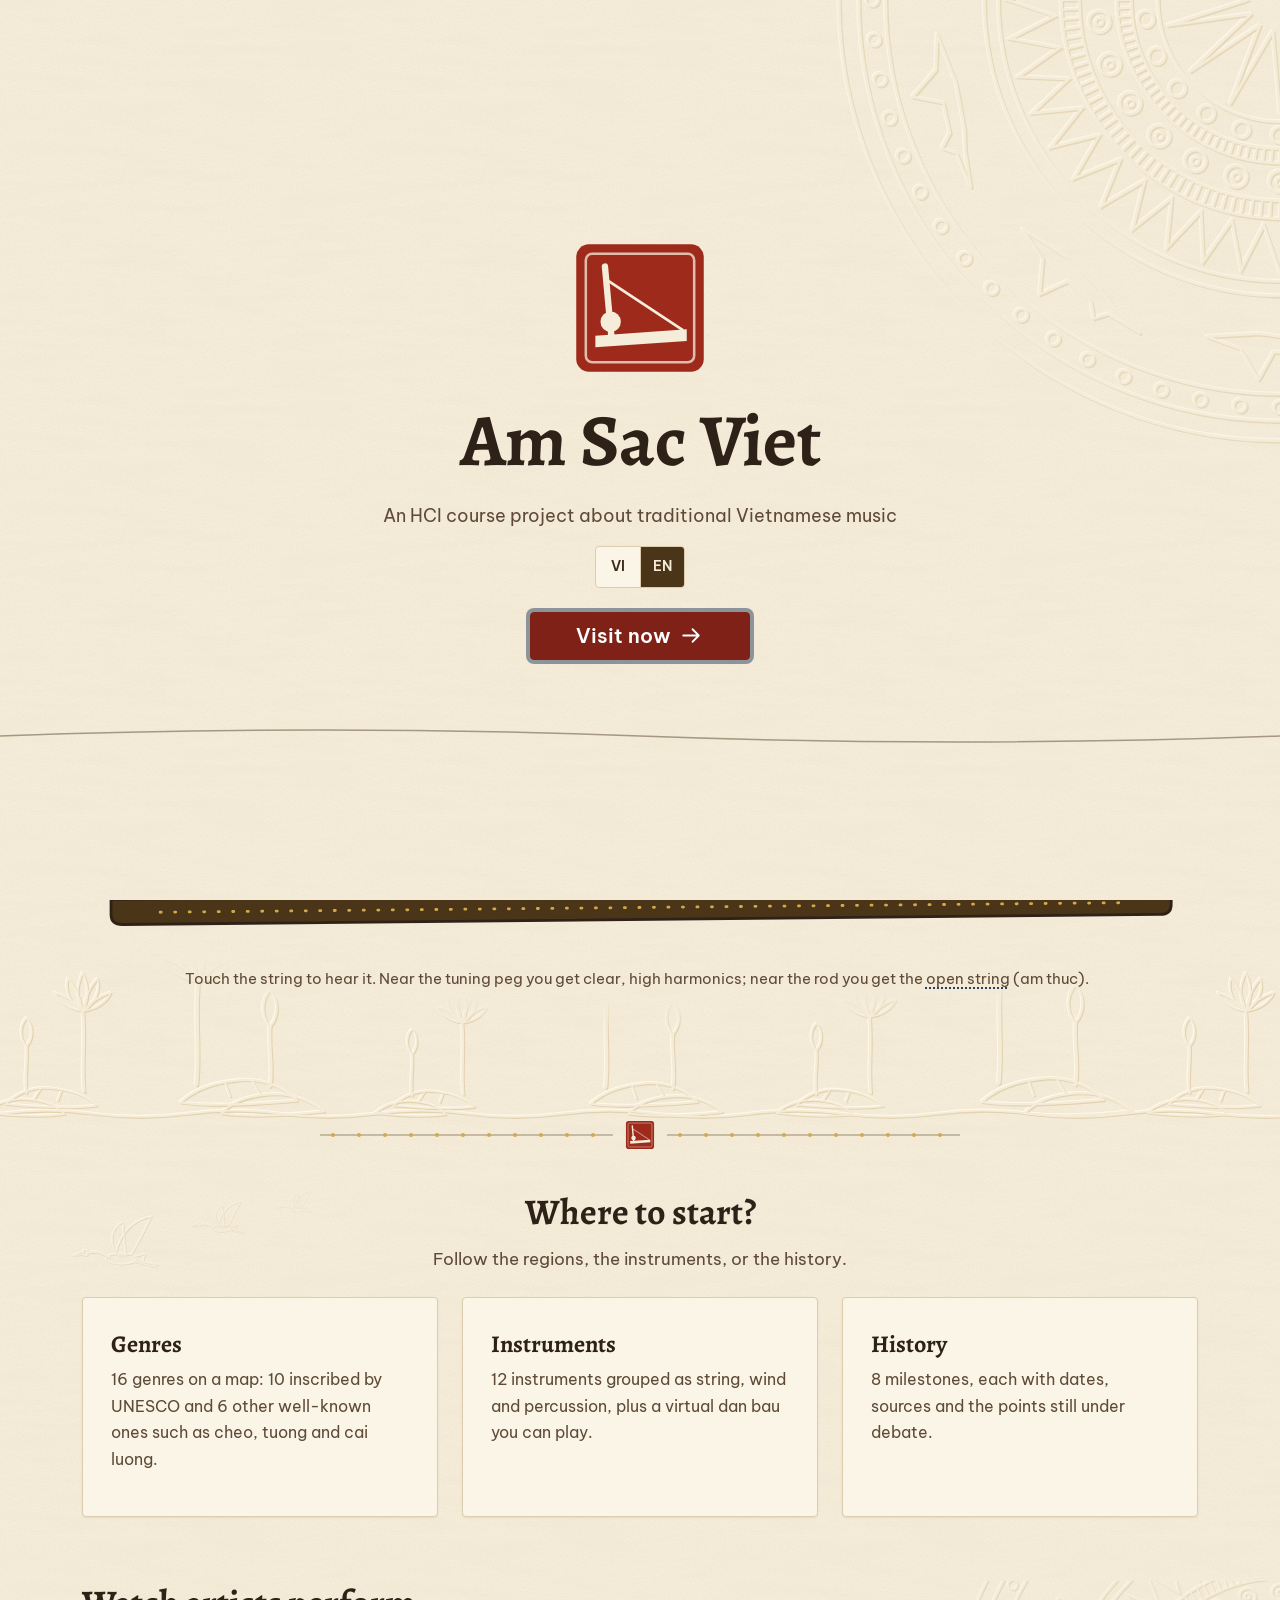
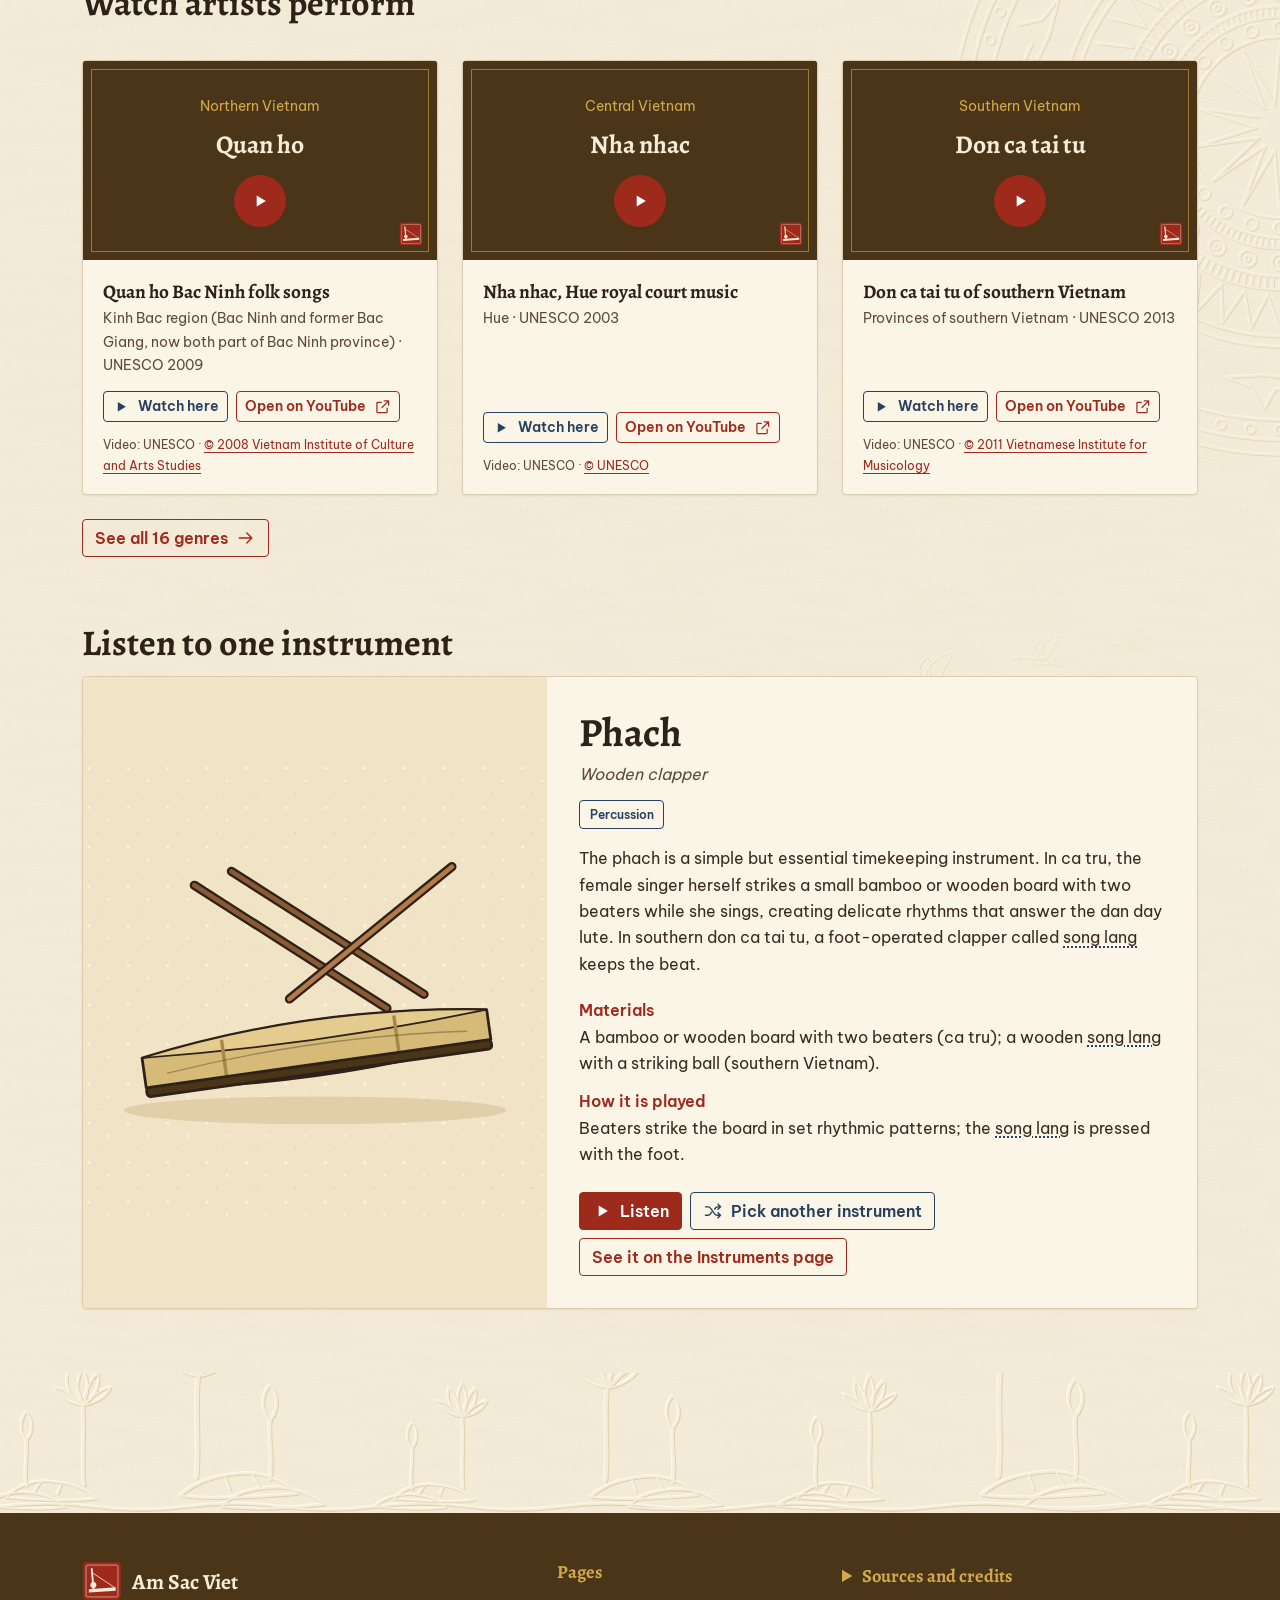
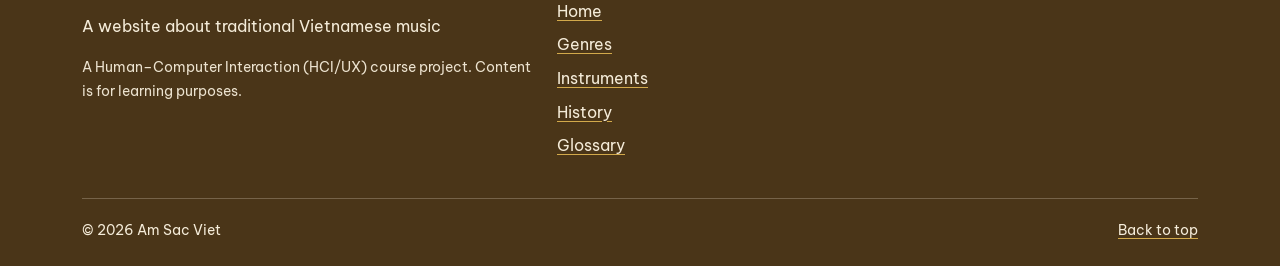
<file: index.html>
<!doctype html>
<html lang="vi">
<head>
  <meta charset="utf-8">
  <meta name="viewport" content="width=device-width, initial-scale=1">
  <title>Âm Sắc Việt</title>
  <!-- Điểm vào của GitHub Pages: chuyển thẳng tới trang chủ, giữ nguyên ?... và #... nếu có -->
  <meta http-equiv="refresh" content="0; url=Website-AmSacViet/HomePage.html">
  <script>location.replace("Website-AmSacViet/HomePage.html" + location.search + location.hash);</script>
</head>
<body>
  <p><a href="Website-AmSacViet/HomePage.html">Mở trang Âm Sắc Việt / Open Âm Sắc Việt</a></p>
</body>
</html>
</file>
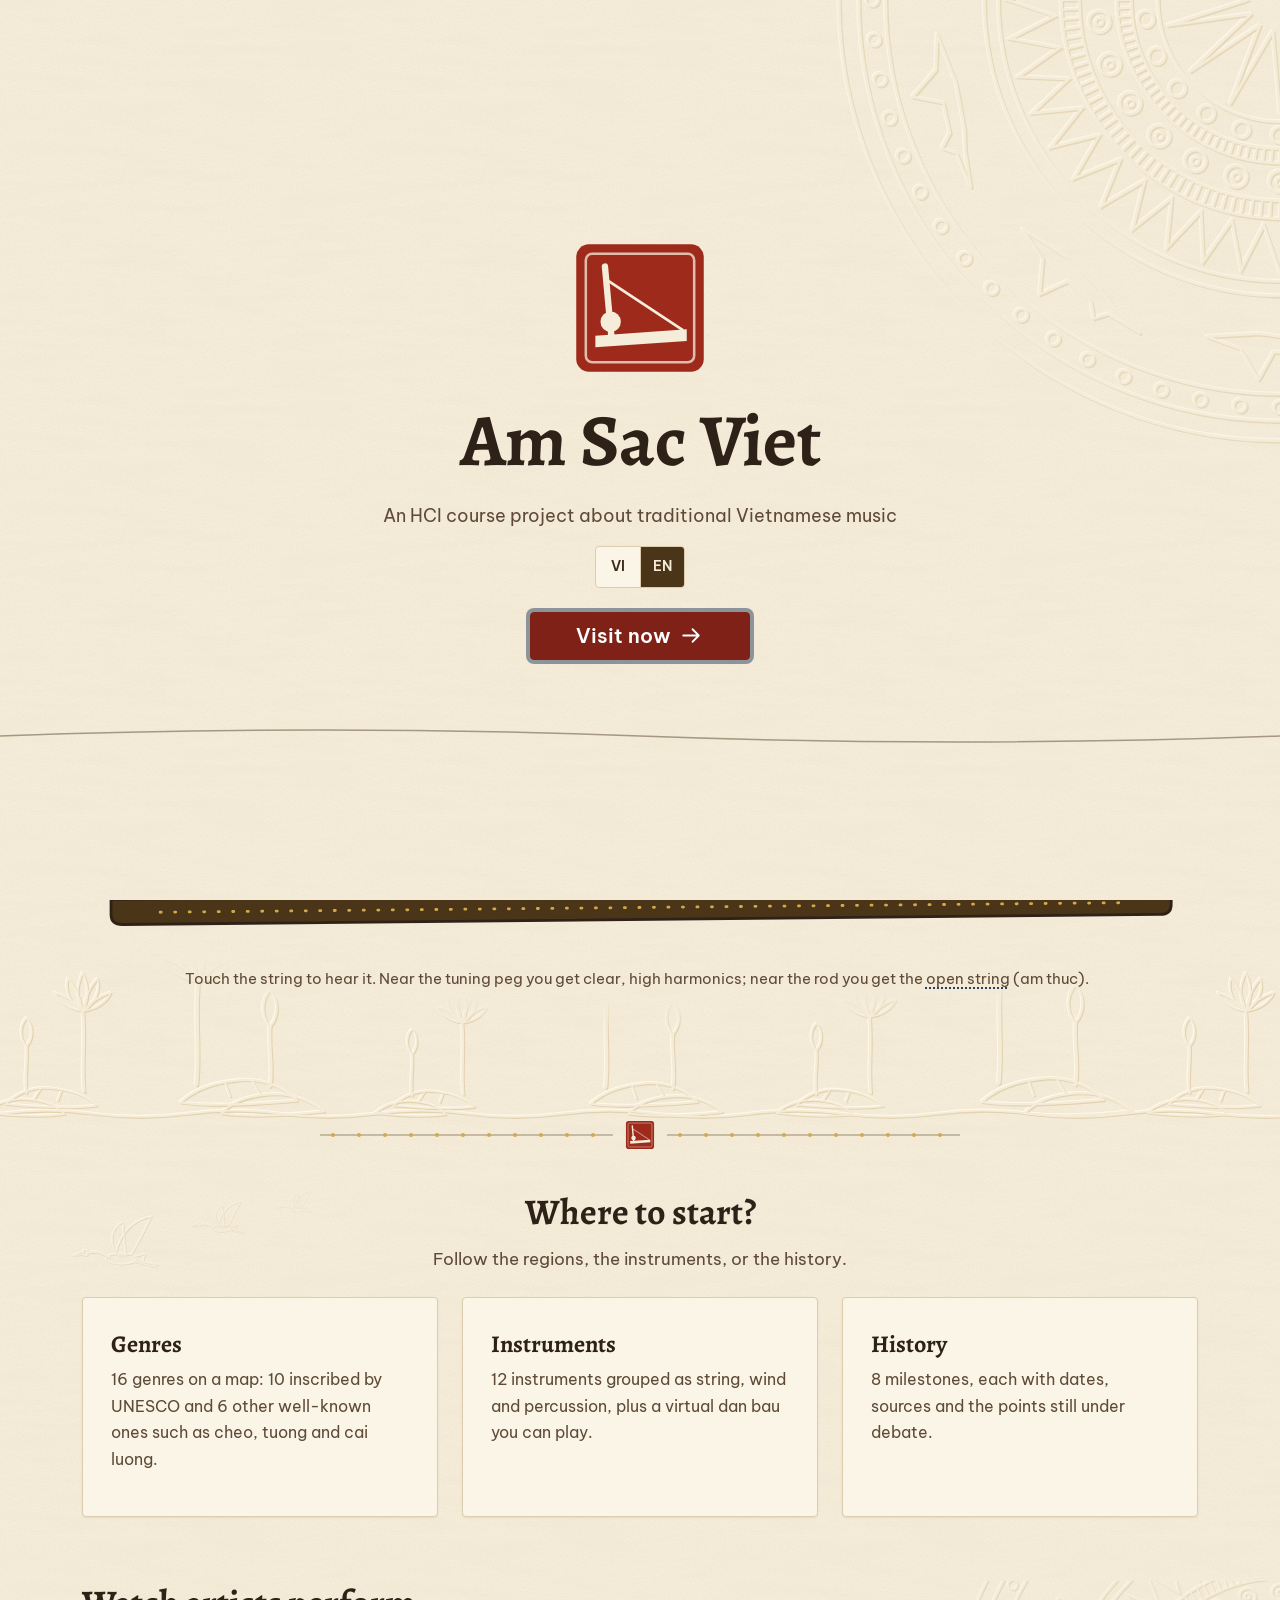
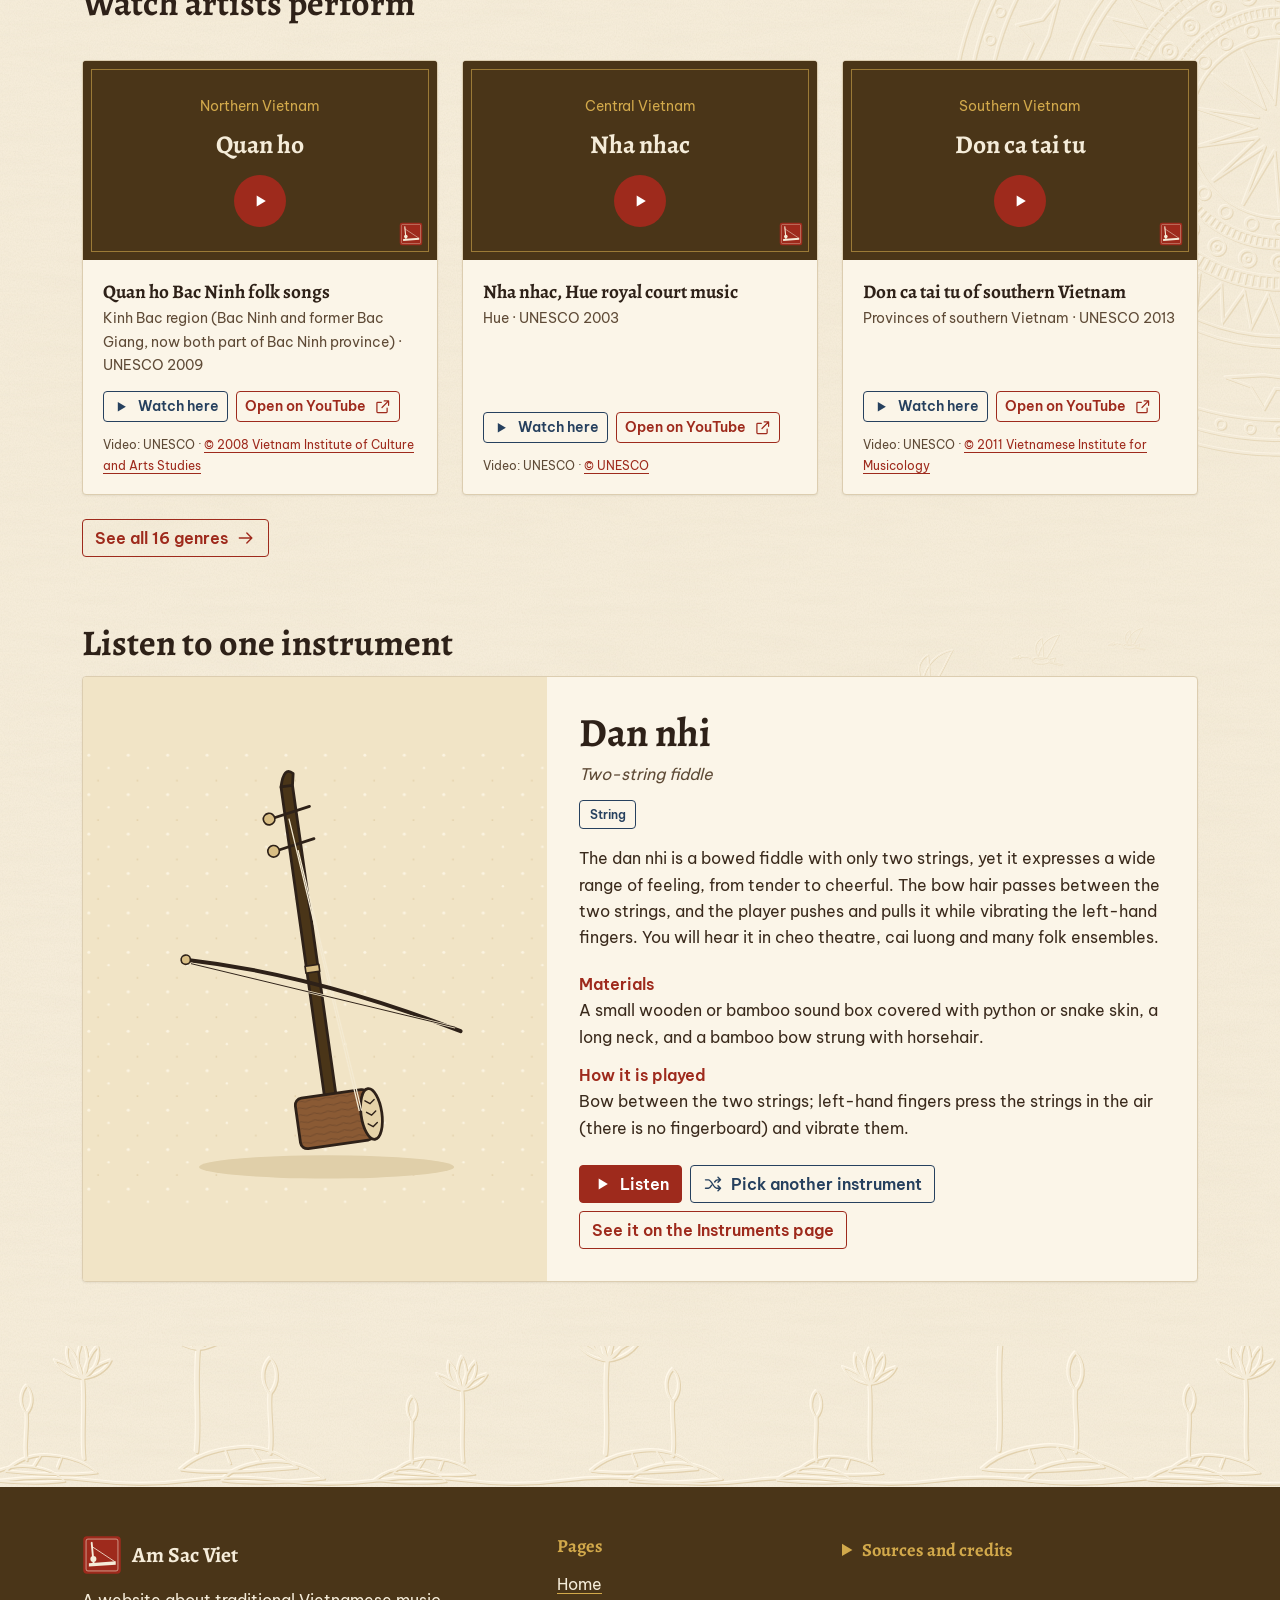
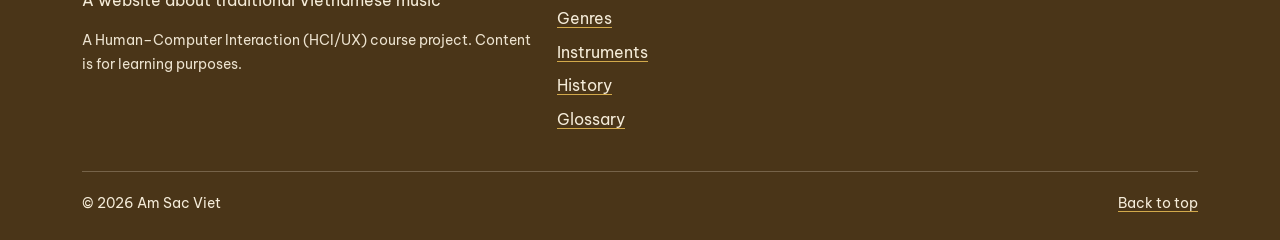
<file: Website-AmSacViet/index.html>
<!doctype html>
<html lang="vi">
<head>
  <meta charset="utf-8">
  <meta name="viewport" content="width=device-width, initial-scale=1">
  <title>Âm Sắc Việt</title>
  <!-- Mở thư mục (…/Website-AmSacViet/) thì chuyển tới trang chủ -->
  <meta http-equiv="refresh" content="0; url=HomePage.html">
  <script>location.replace("HomePage.html" + location.search + location.hash);</script>
</head>
<body>
  <p><a href="HomePage.html">Mở trang Âm Sắc Việt / Open Âm Sắc Việt</a></p>
</body>
</html>
</file>
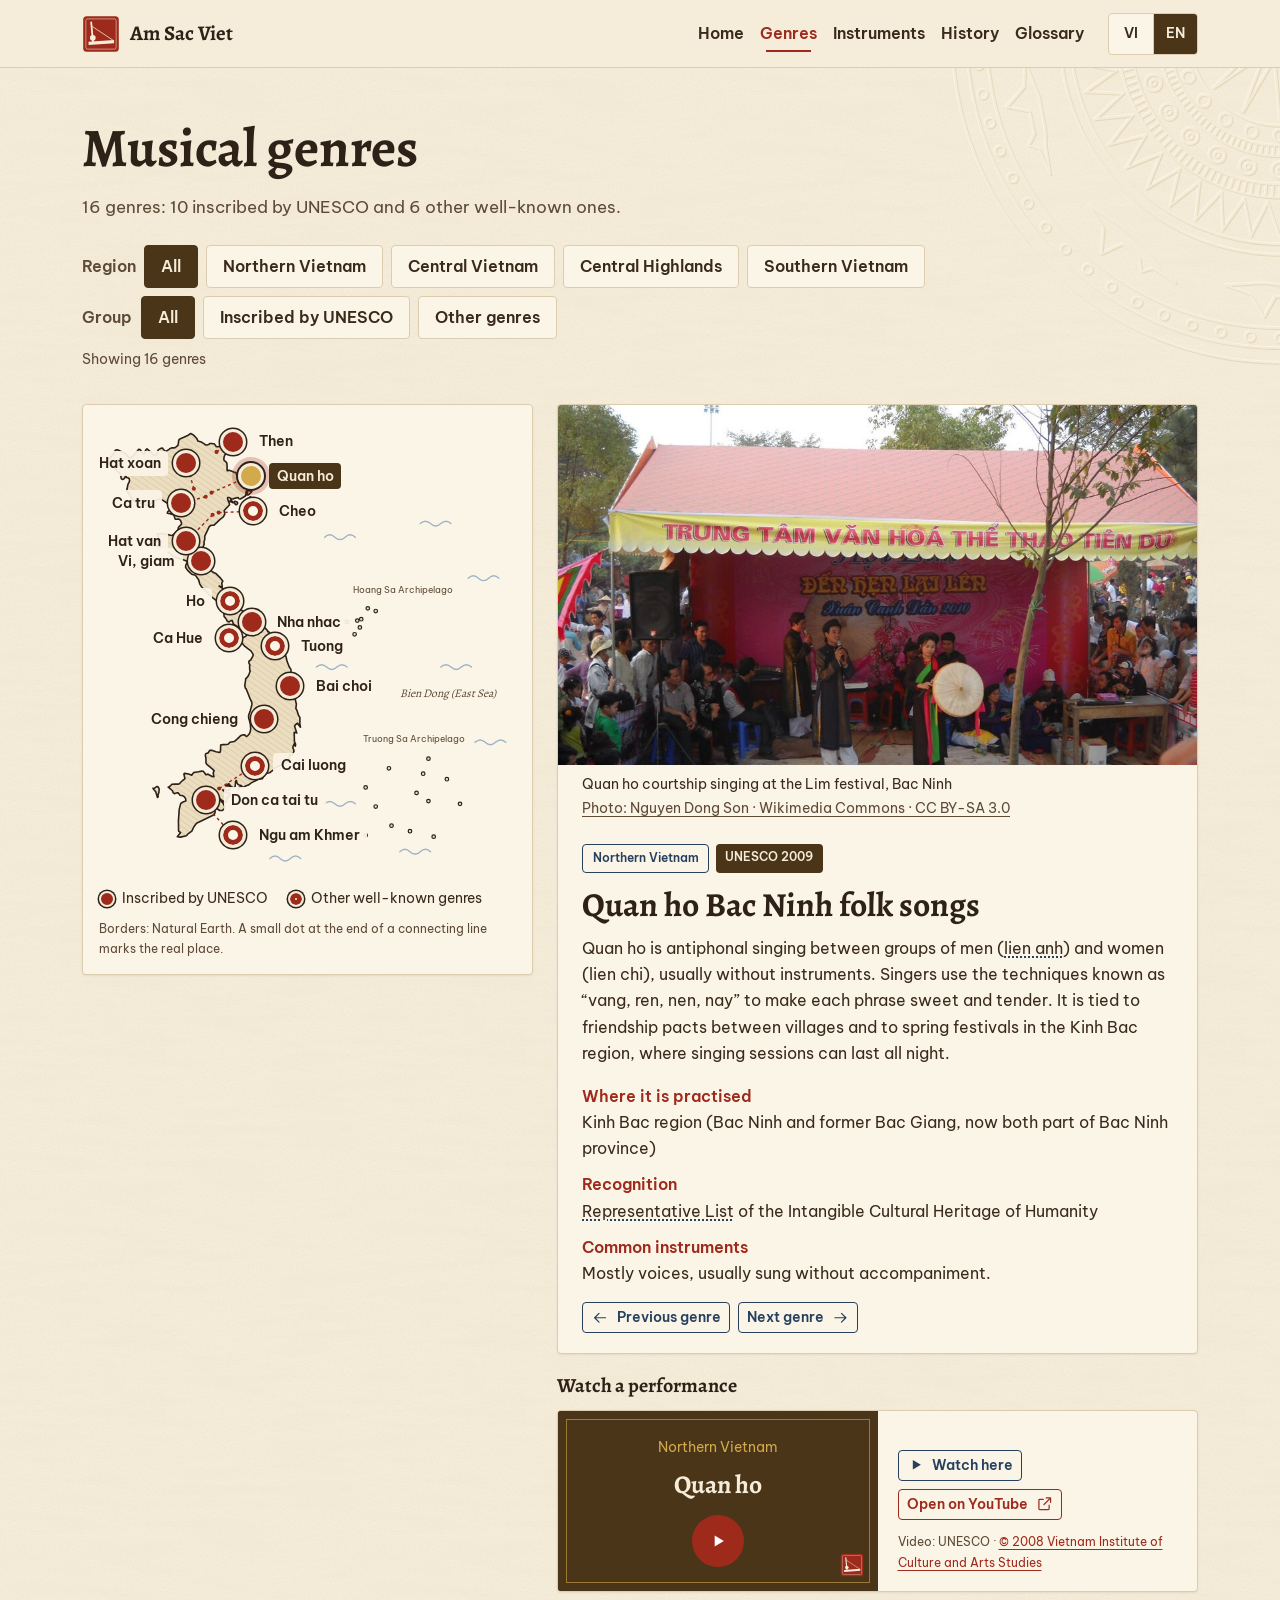
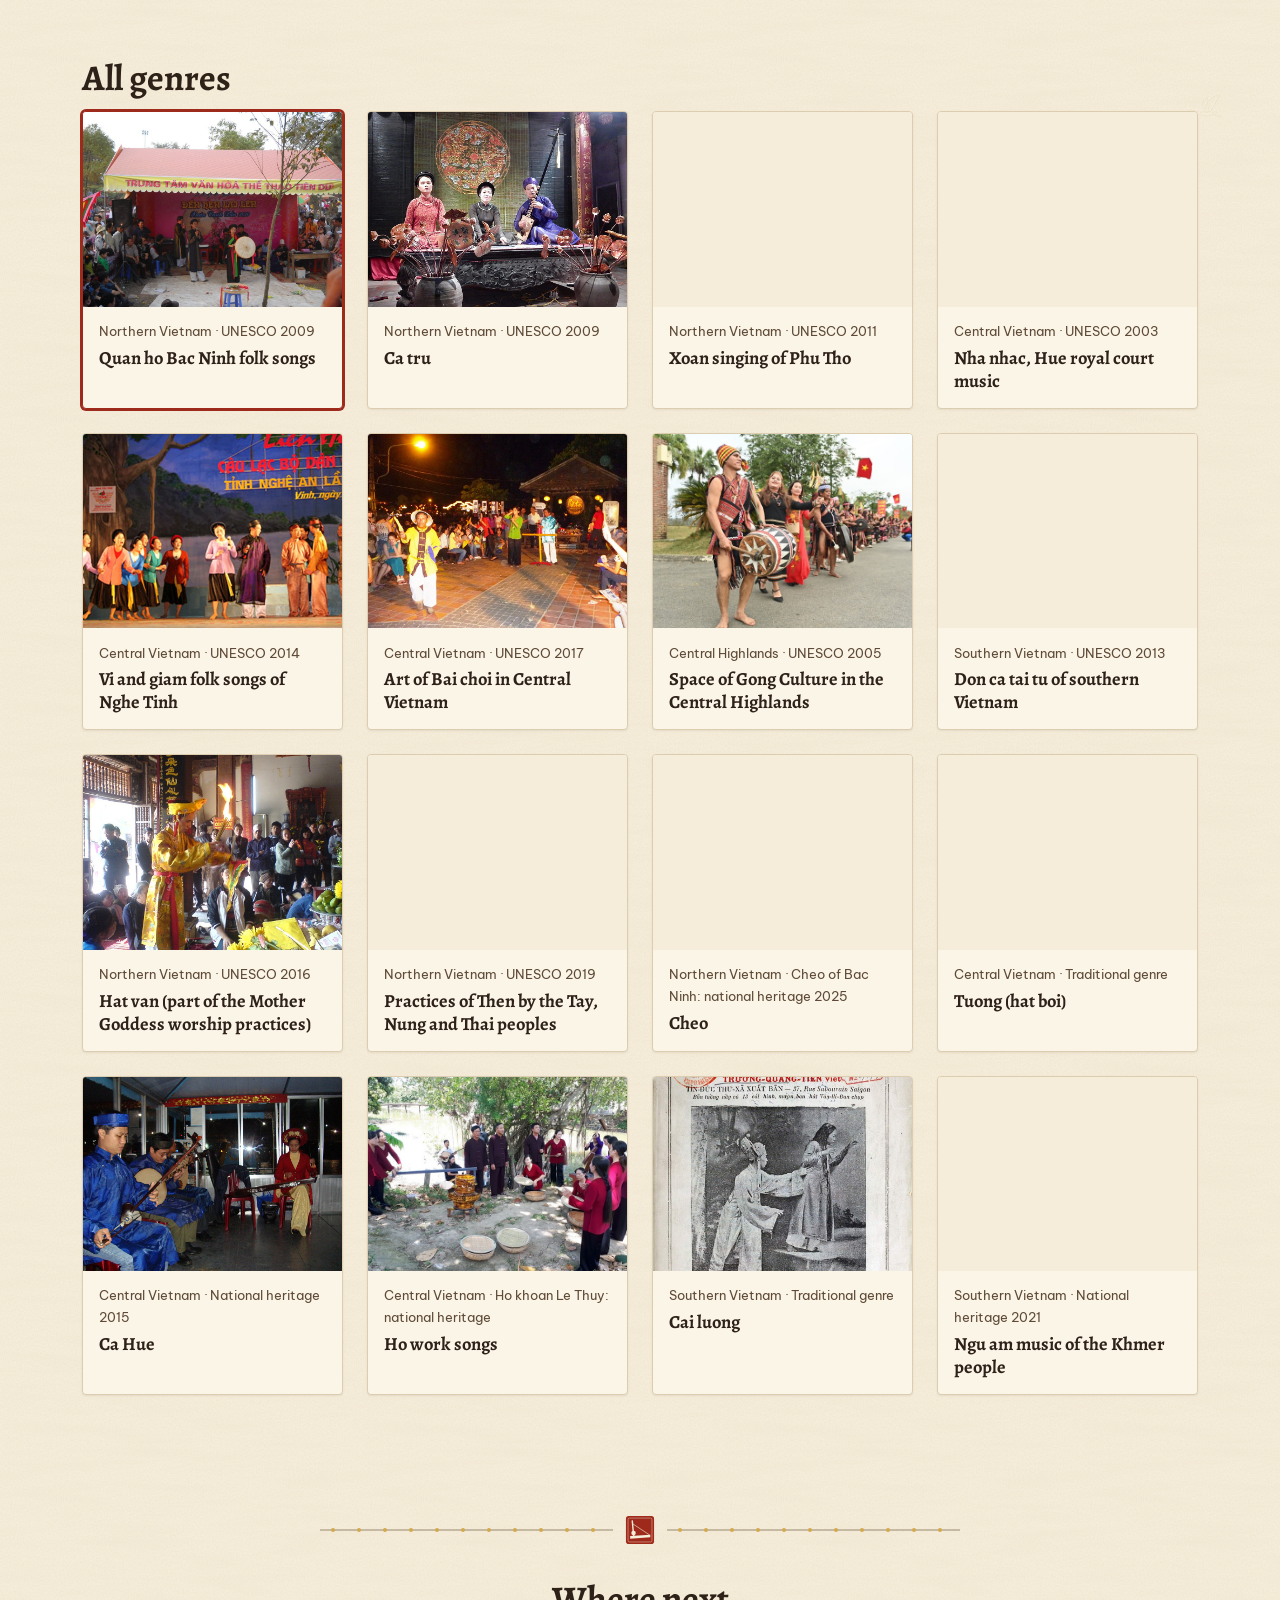
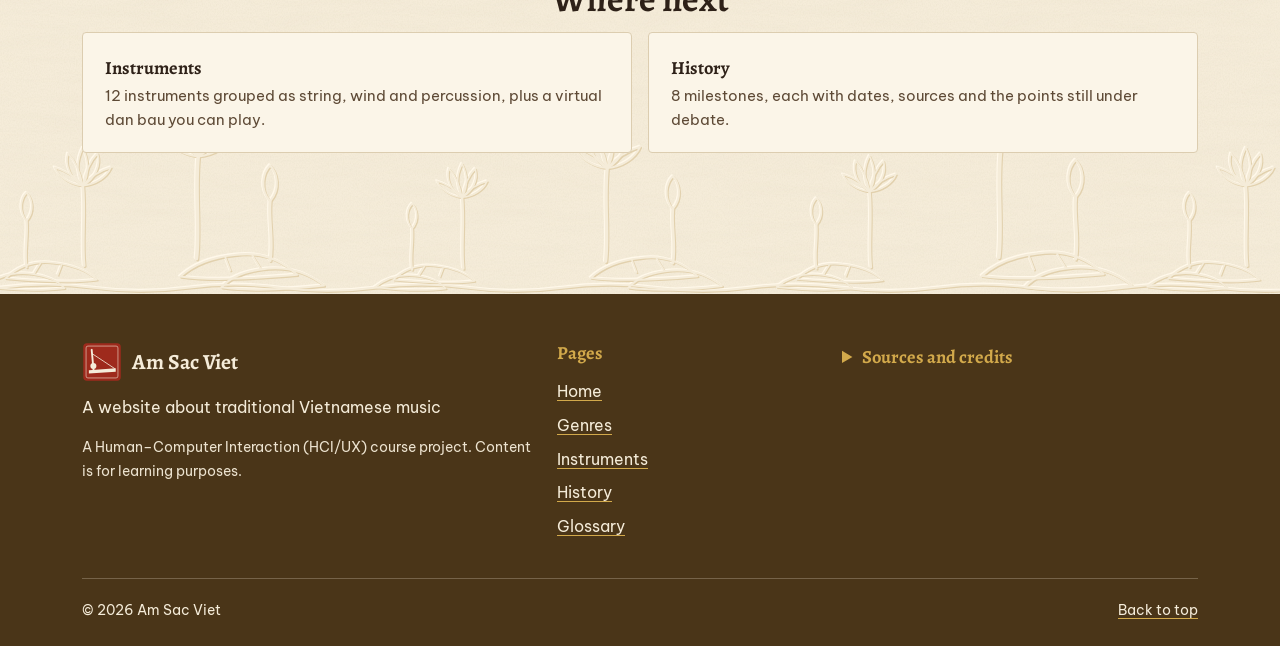
<file: Website-AmSacViet/genres.html>
<!doctype html>
<html lang="vi">
<head>
  <meta charset="utf-8">
  <meta name="viewport" content="width=device-width, initial-scale=1">
  <title data-i18n="genres.meta.title">Loại hình âm nhạc | Âm Sắc Việt</title>
  <meta name="description" data-i18n-content="genres.meta.desc"
        content="Bản đồ 16 loại hình âm nhạc truyền thống Việt Nam, 10 được UNESCO ghi danh, kèm ảnh, mô tả và video biểu diễn.">
  <link rel="icon" href="assets/favicon.svg" type="image/svg+xml">

  <link rel="stylesheet" href="style.css">
  <script>document.documentElement.className += " js";</script>

  <script defer src="app.js"></script>
</head>
<body data-page="genres" id="top">

  <div id="site-header"></div>

  <main id="main" tabindex="-1">

    <!-- Đầu trang -->
    <section class="page-head has-deco" aria-labelledby="genres-title">
      <!-- Hoa văn: vòng trống đồng lấp ló góc phải, ba con hạc bên trái -->
      <div class="sec-deco" aria-hidden="true">
        <img class="deco-drum deco-drum-head" src="assets/motif-vong-trong-dong.svg" alt="">
      </div>
      <div class="container">
        <h1 id="genres-title" class="page-title" data-i18n="genres.title">Các loại hình âm nhạc</h1>
        <p class="section-lead" data-i18n="genres.lead">16 loại hình: 10 được UNESCO ghi danh, 6 loại hình tiêu biểu khác.</p>

        <!-- Nút lọc theo vùng (genres.js gắn sự kiện) -->
        <div class="filter-bar" role="group" aria-label="Lọc theo vùng" data-i18n-aria-label="genres.filter.label">
          <span class="filter-label" aria-hidden="true" data-i18n="genres.filter.short">Vùng</span>
          <button type="button" class="filter-btn" data-region="all" aria-pressed="true" data-i18n="genres.filter.all">Tất cả</button>
          <button type="button" class="filter-btn" data-region="north" aria-pressed="false" data-i18n="region.north">Bắc Bộ</button>
          <button type="button" class="filter-btn" data-region="central" aria-pressed="false" data-i18n="region.central">Trung Bộ</button>
          <button type="button" class="filter-btn" data-region="highlands" aria-pressed="false" data-i18n="region.highlands">Tây Nguyên</button>
          <button type="button" class="filter-btn" data-region="south" aria-pressed="false" data-i18n="region.south">Nam Bộ</button>
        </div>
        <!-- Lọc theo nhóm: UNESCO ghi danh / loại hình khác (genres.js gắn sự kiện) -->
        <div class="filter-bar filter-bar-group" role="group" aria-label="Lọc theo nhóm" data-i18n-aria-label="genres.group.label">
          <span class="filter-label" aria-hidden="true" data-i18n="genres.group.short">Nhóm</span>
          <button type="button" class="filter-btn" data-group="all" aria-pressed="true" data-i18n="genres.filter.all">Tất cả</button>
          <button type="button" class="filter-btn" data-group="unesco" aria-pressed="false" data-i18n="genres.group.unesco">UNESCO ghi danh</button>
          <button type="button" class="filter-btn" data-group="other" aria-pressed="false" data-i18n="genres.group.other">Loại hình khác</button>
        </div>
        <p class="filter-count" id="filterCount" aria-live="polite"></p>
        <p class="visually-hidden" id="genreLive" aria-live="polite"></p>
      </div>
    </section>

    <!-- Bản đồ + khung chi tiết -->
    <section class="section pt-0">
      <div class="container">
        <div class="row g-4 align-items-start">
          <div class="col-lg-5">
            <div class="asv-card map-card">
              <!-- genres.js vẽ bản đồ (SVG) và các nút đánh dấu vào đây -->
              <div class="map-wrap" id="mapWrap"></div>
              <!-- Chú thích hai kiểu điểm trên bản đồ -->
              <ul class="map-legend">
                <li><span class="map-dot" aria-hidden="true"></span><span data-i18n="genres.legend.unesco">Được UNESCO ghi danh</span></li>
                <li><span class="map-dot is-other" aria-hidden="true"></span><span data-i18n="genres.legend.other">Loại hình tiêu biểu khác</span></li>
              </ul>
              <p class="map-source" data-i18n="genres.map.source">Đường biên: Natural Earth. Chấm nhỏ ở cuối đường nối là vị trí thật.</p>
            </div>
          </div>
          <div class="col-lg-7">
            <!-- Khung chi tiết: đổi theo điểm đang chọn -->
            <article class="asv-card genre-panel" id="genrePanel" tabindex="-1"></article>
            <div class="genre-media" id="genreMedia"></div>
          </div>
        </div>
      </div>
    </section>

    <!-- Danh sách thẻ (cho người không dùng bản đồ) -->
    <section class="section pt-0 has-deco" aria-labelledby="list-title">
      <div class="sec-deco" aria-hidden="true">
        <img class="deco-hac deco-l1" src="assets/motif-hac.svg" alt="">
        <img class="deco-hac deco-l2" src="assets/motif-hac.svg" alt="">
        <img class="deco-hac deco-l3" src="assets/motif-hac.svg" alt="">
      </div>
      <div class="container">
        <h2 id="list-title" class="section-title" data-i18n="genres.list.title">Tất cả loại hình</h2>
        <div class="row g-4" id="genreList"></div>
      </div>
    </section>

    <!-- Xem tiếp -->
    <section id="explore-next" data-next="instruments,history"></section>
  </main>

  <div id="site-footer"></div>

  <noscript>
    <p class="container py-3" style="color:#9E2A1C">Trang cần bật JavaScript để hiện bản đồ, phát âm thanh và đổi ngôn ngữ. / Please enable JavaScript to see the map, play sounds and switch languages.</p>
  </noscript>
</body>
</html>
</file>
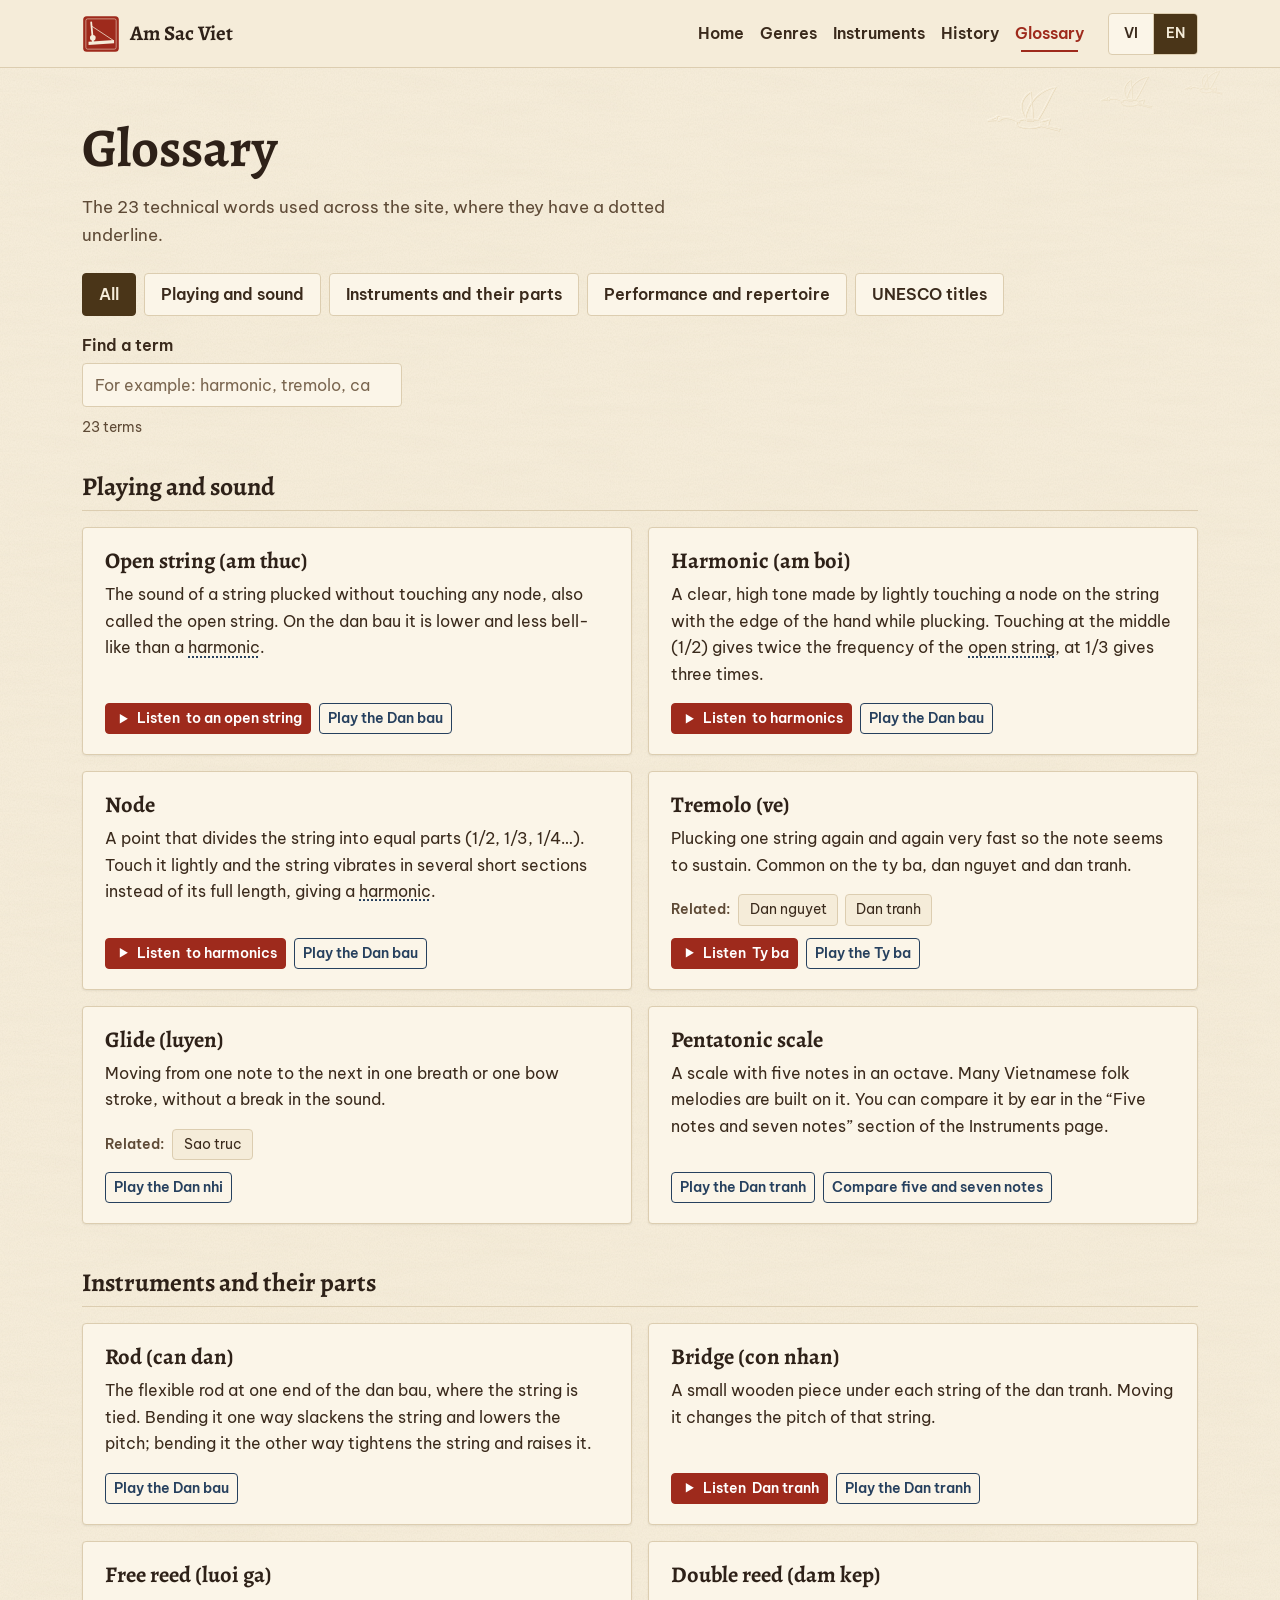
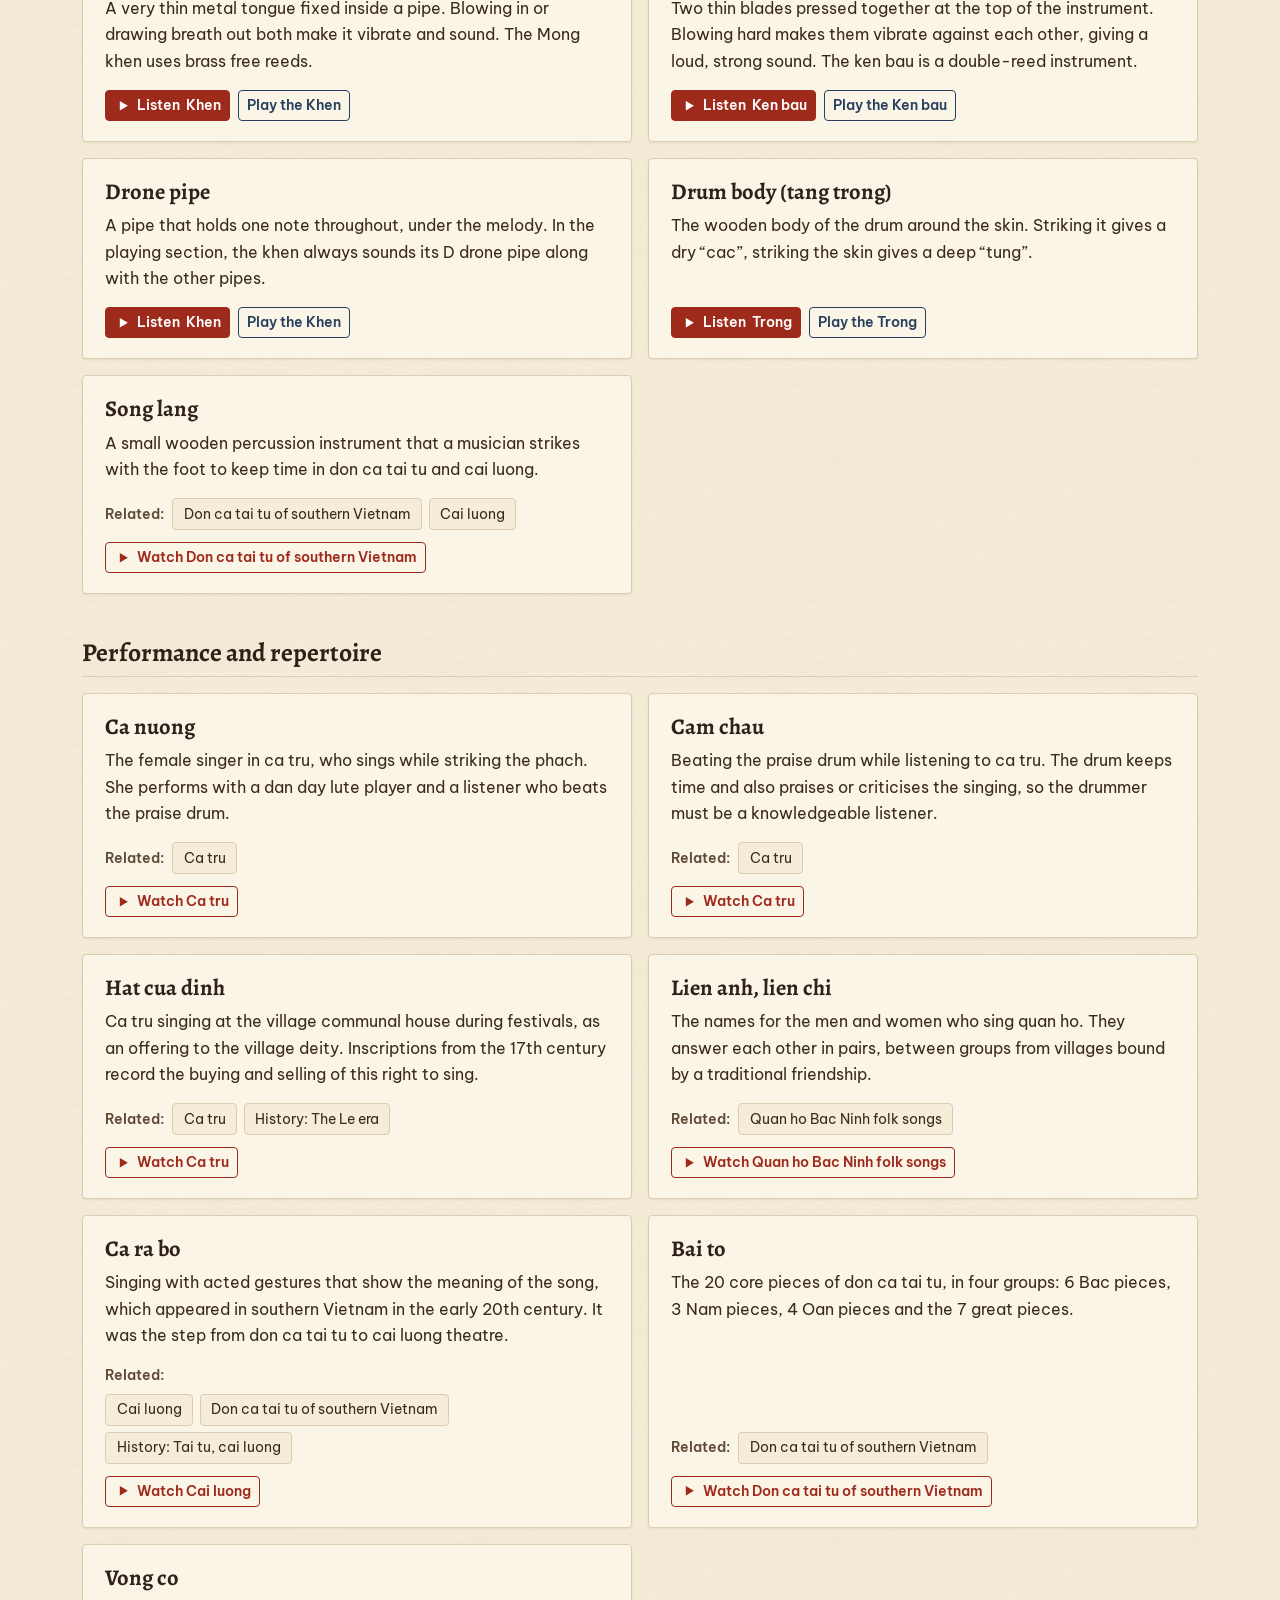
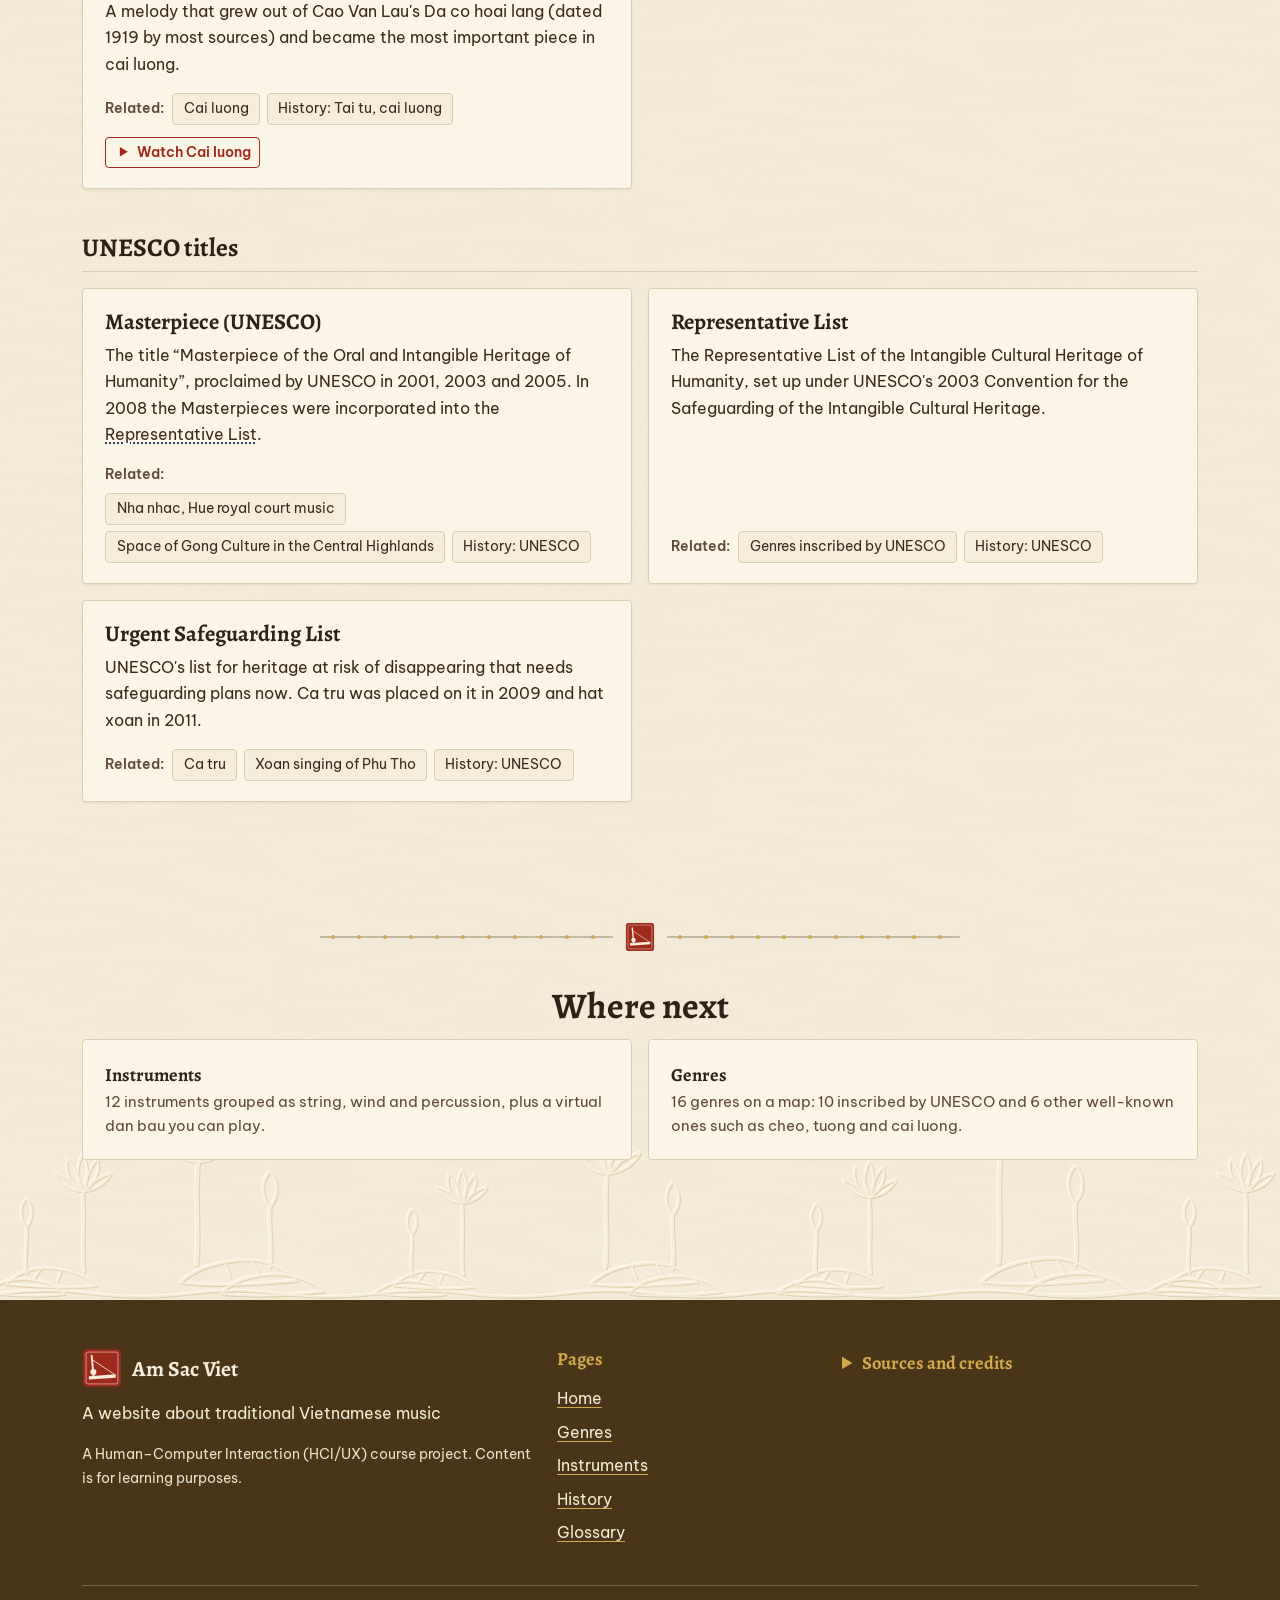
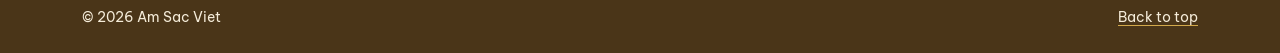
<file: Website-AmSacViet/glossary.html>
<!doctype html>
<html lang="vi">
<head>
  <meta charset="utf-8">
  <meta name="viewport" content="width=device-width, initial-scale=1">
  <title data-i18n="glossary.meta.title">Thuật ngữ | Âm Sắc Việt</title>
  <meta name="description" data-i18n-content="glossary.meta.desc"
        content="23 từ chuyên môn về âm nhạc truyền thống Việt Nam, giải thích bằng lời thường, kèm âm thanh, link chơi thử và video biểu diễn.">
  <link rel="icon" href="assets/favicon.svg" type="image/svg+xml">

  <link rel="stylesheet" href="style.css">
  <script>document.documentElement.className += " js";</script>

  <script defer src="app.js"></script>
</head>
<body data-page="glossary" id="top">

  <div id="site-header"></div>

  <main id="main" tabindex="-1">

    <!-- Đầu trang: tiêu đề, lọc theo nhóm, tìm kiếm -->
    <section class="page-head has-deco" aria-labelledby="glossary-title">
      <!-- Hoa văn: ba con hạc ở khoảng trống bên phải tiêu đề -->
      <div class="sec-deco" aria-hidden="true">
        <img class="deco-hac deco-l1" src="assets/motif-hac.svg" alt="">
        <img class="deco-hac deco-l2" src="assets/motif-hac.svg" alt="">
        <img class="deco-hac deco-l3" src="assets/motif-hac.svg" alt="">
      </div>
      <div class="container">
        <h1 id="glossary-title" class="page-title" data-i18n="glossary.title">Thuật ngữ</h1>
        <p class="section-lead" data-i18n="glossary.lead">23 từ chuyên môn dùng trong các trang khác, nơi chúng có gạch chấm bên dưới.</p>

        <div class="inst-tools">
          <!-- Lọc theo nhóm (glossary.js gắn sự kiện) -->
          <div class="filter-bar" role="group" aria-label="Lọc theo nhóm" data-i18n-aria-label="glossary.filter.label">
            <button type="button" class="filter-btn" data-group="all" aria-pressed="true" data-i18n="glossary.filter.all">Tất cả</button>
            <button type="button" class="filter-btn" data-group="sound" aria-pressed="false" data-i18n="glossary.group.sound">Cách chơi và âm thanh</button>
            <button type="button" class="filter-btn" data-group="parts" aria-pressed="false" data-i18n="glossary.group.parts">Nhạc cụ và bộ phận</button>
            <button type="button" class="filter-btn" data-group="performance" aria-pressed="false" data-i18n="glossary.group.performance">Biểu diễn và bài bản</button>
            <button type="button" class="filter-btn" data-group="unesco" aria-pressed="false" data-i18n="glossary.group.unesco">Danh hiệu UNESCO</button>
          </div>
          <div class="inst-search">
            <label class="form-label" for="glossSearch" data-i18n="glossary.search.label">Tìm từ</label>
            <input type="search" class="form-control" id="glossSearch" autocomplete="off"
                   placeholder="Ví dụ: âm bồi, am boi, vê" data-i18n-placeholder="glossary.search.placeholder">
          </div>
        </div>
        <p class="filter-count" id="glossCount" aria-live="polite"></p>
      </div>
    </section>

    <!-- Các mục từ, chia theo nhóm (glossary.js vẽ từ ASV_DATA.glossary) -->
    <section class="section pt-0" aria-labelledby="glossary-title">
      <div class="container">
        <div id="glossGroups"></div>
        <!-- Trạng thái "không tìm thấy" -->
        <div class="inst-empty asv-card" id="glossEmpty" hidden>
          <h2 class="inst-empty-title" data-i18n="glossary.empty.title">Không có từ nào khớp</h2>
          <p id="glossEmptyText"></p>
          <button type="button" class="btn btn-outline-son" id="glossReset" data-i18n="glossary.empty.reset">Xóa tìm kiếm và bộ lọc</button>
        </div>
      </div>
    </section>

    <!-- Xem tiếp -->
    <section id="explore-next" data-next="instruments,genres"></section>
  </main>

  <div id="site-footer"></div>

  <noscript>
    <p class="container py-3" style="color:#9E2A1C">Trang cần bật JavaScript để hiện danh sách thuật ngữ, phát âm thanh và đổi ngôn ngữ. / Please enable JavaScript to see the glossary, play sounds and switch languages.</p>
  </noscript>
</body>
</html>
</file>
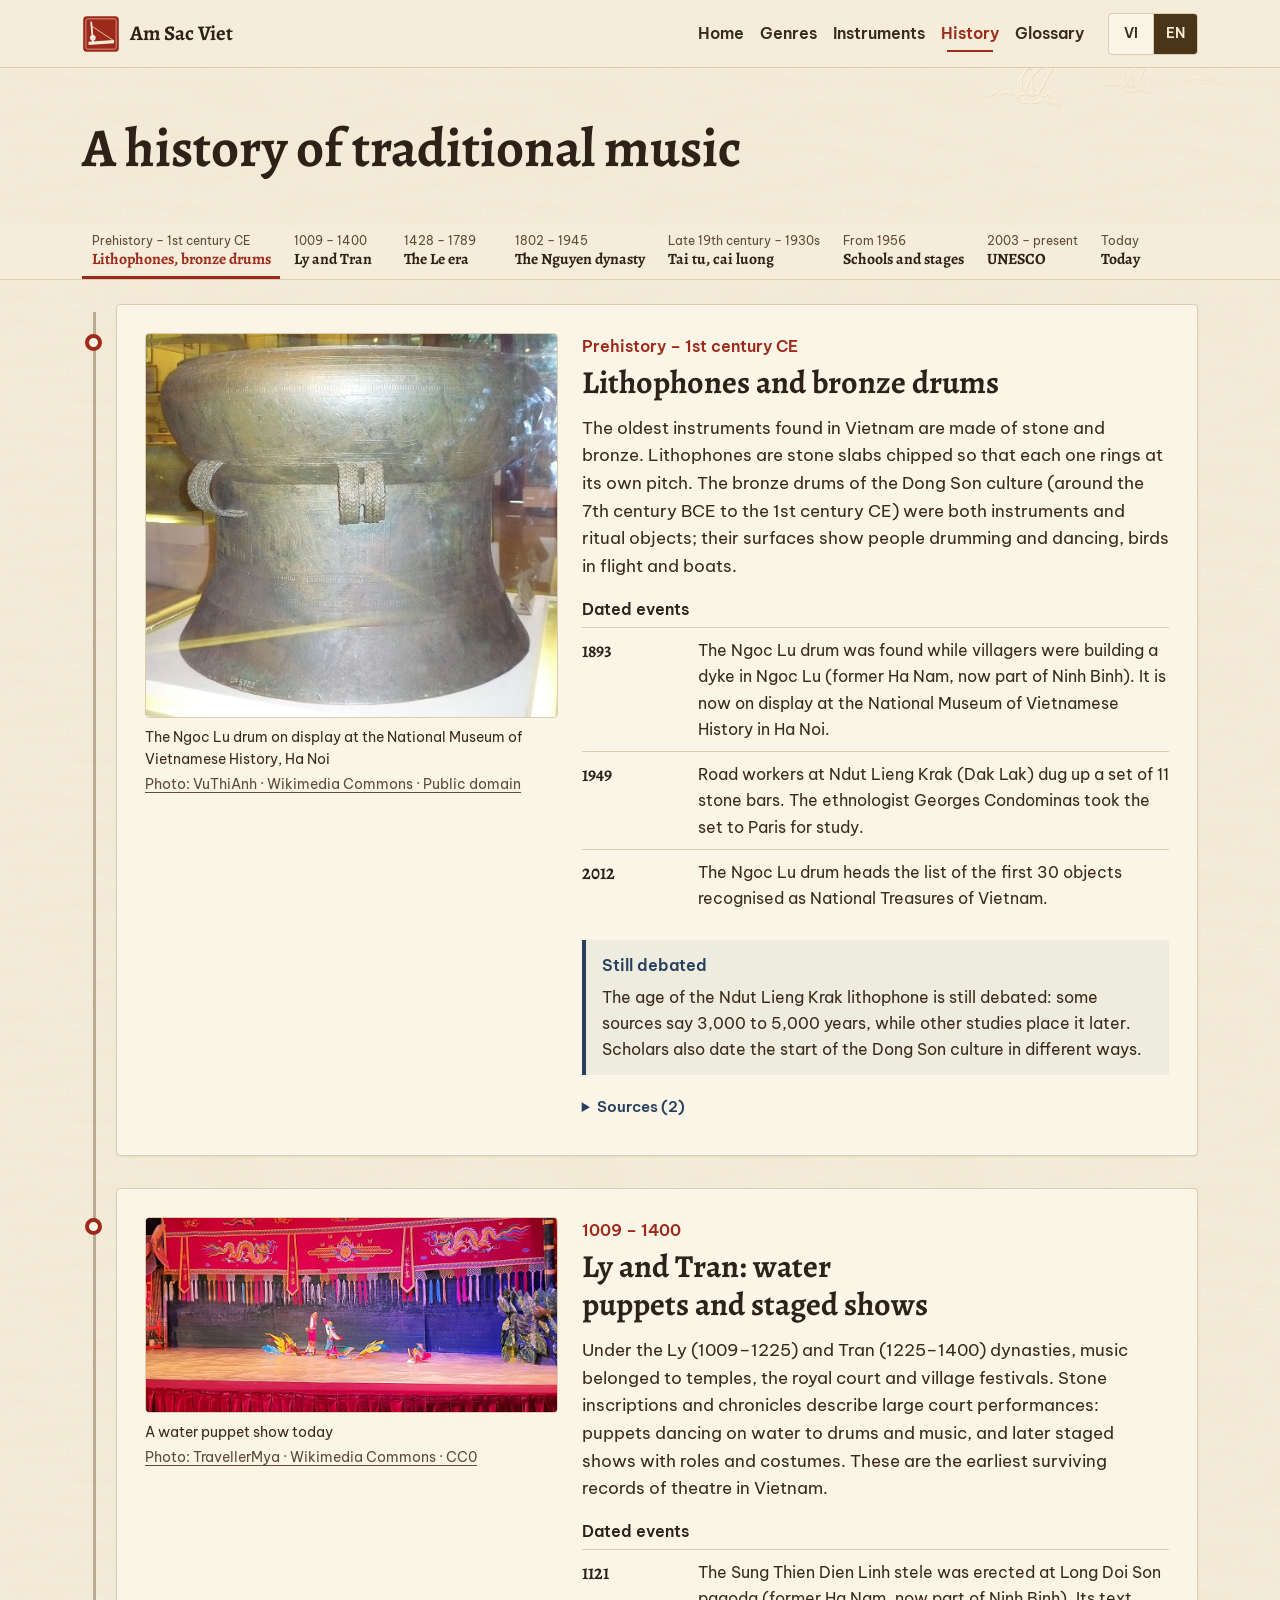
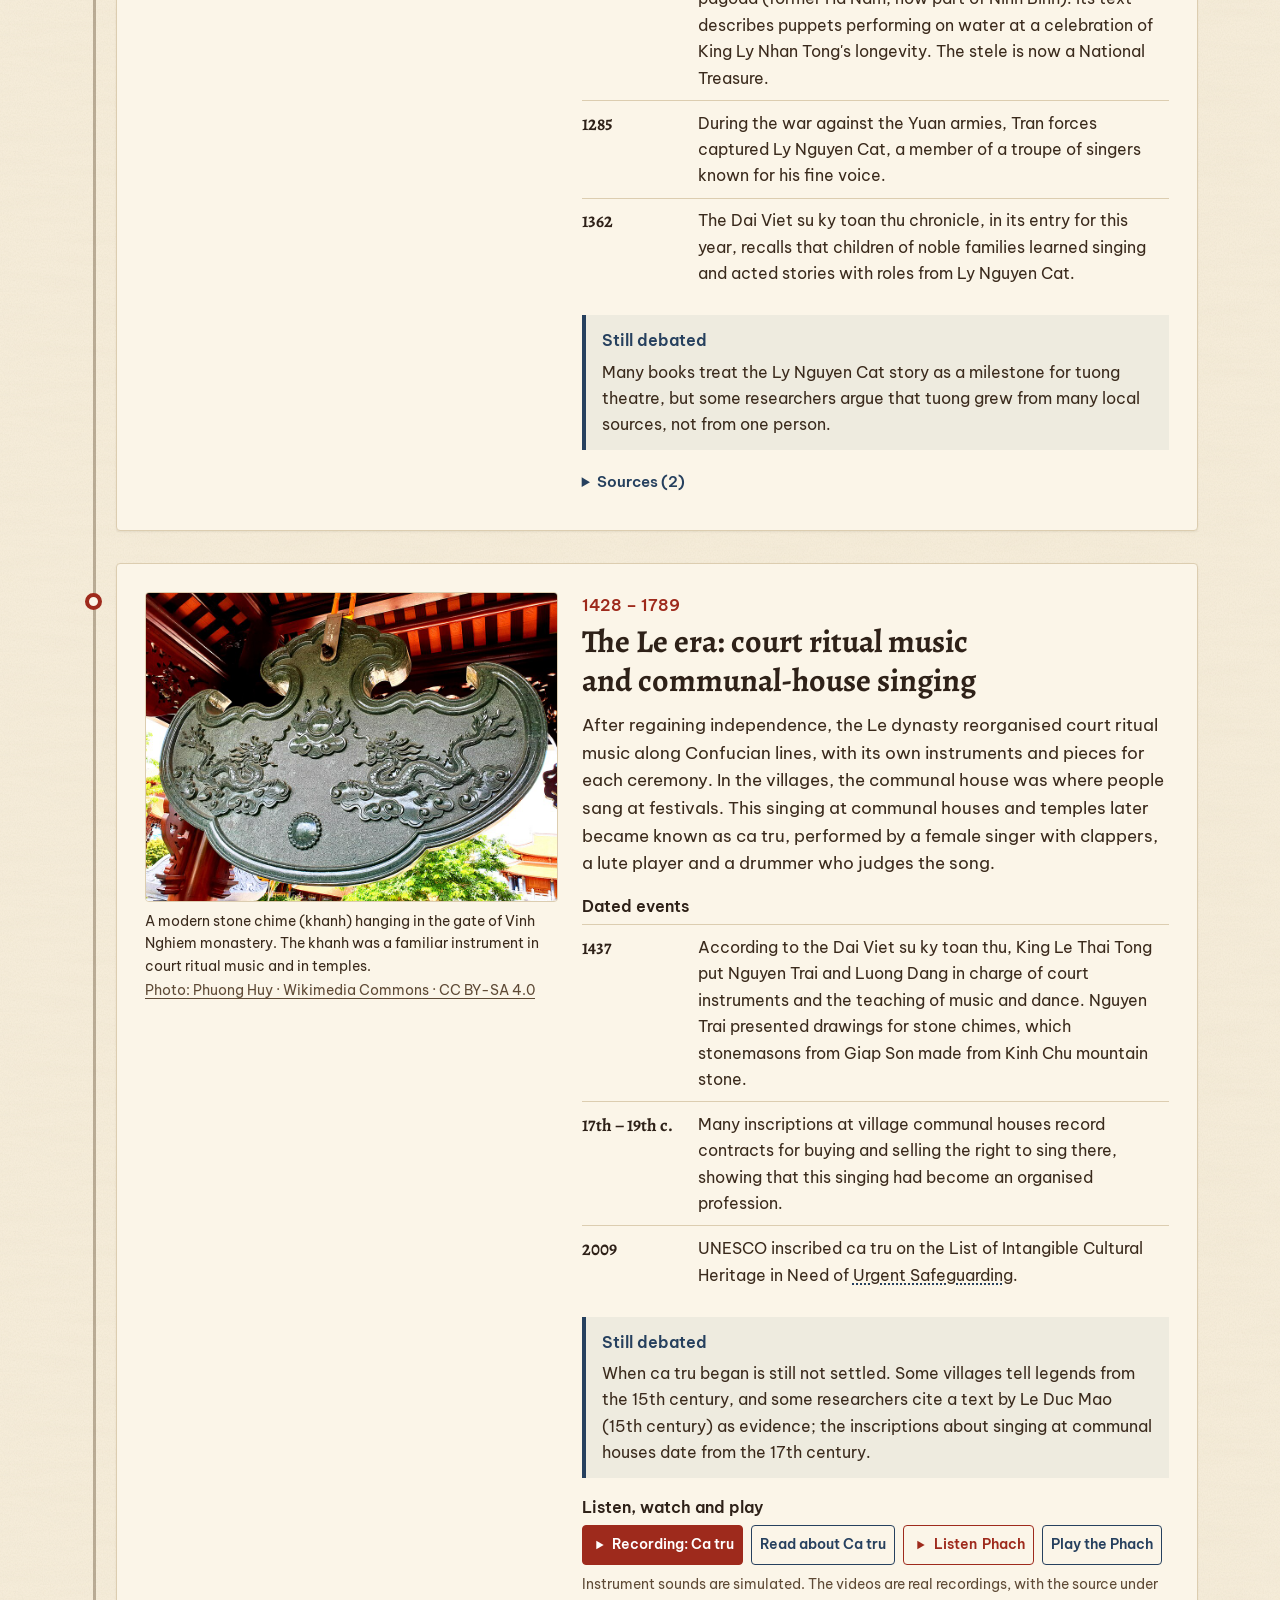
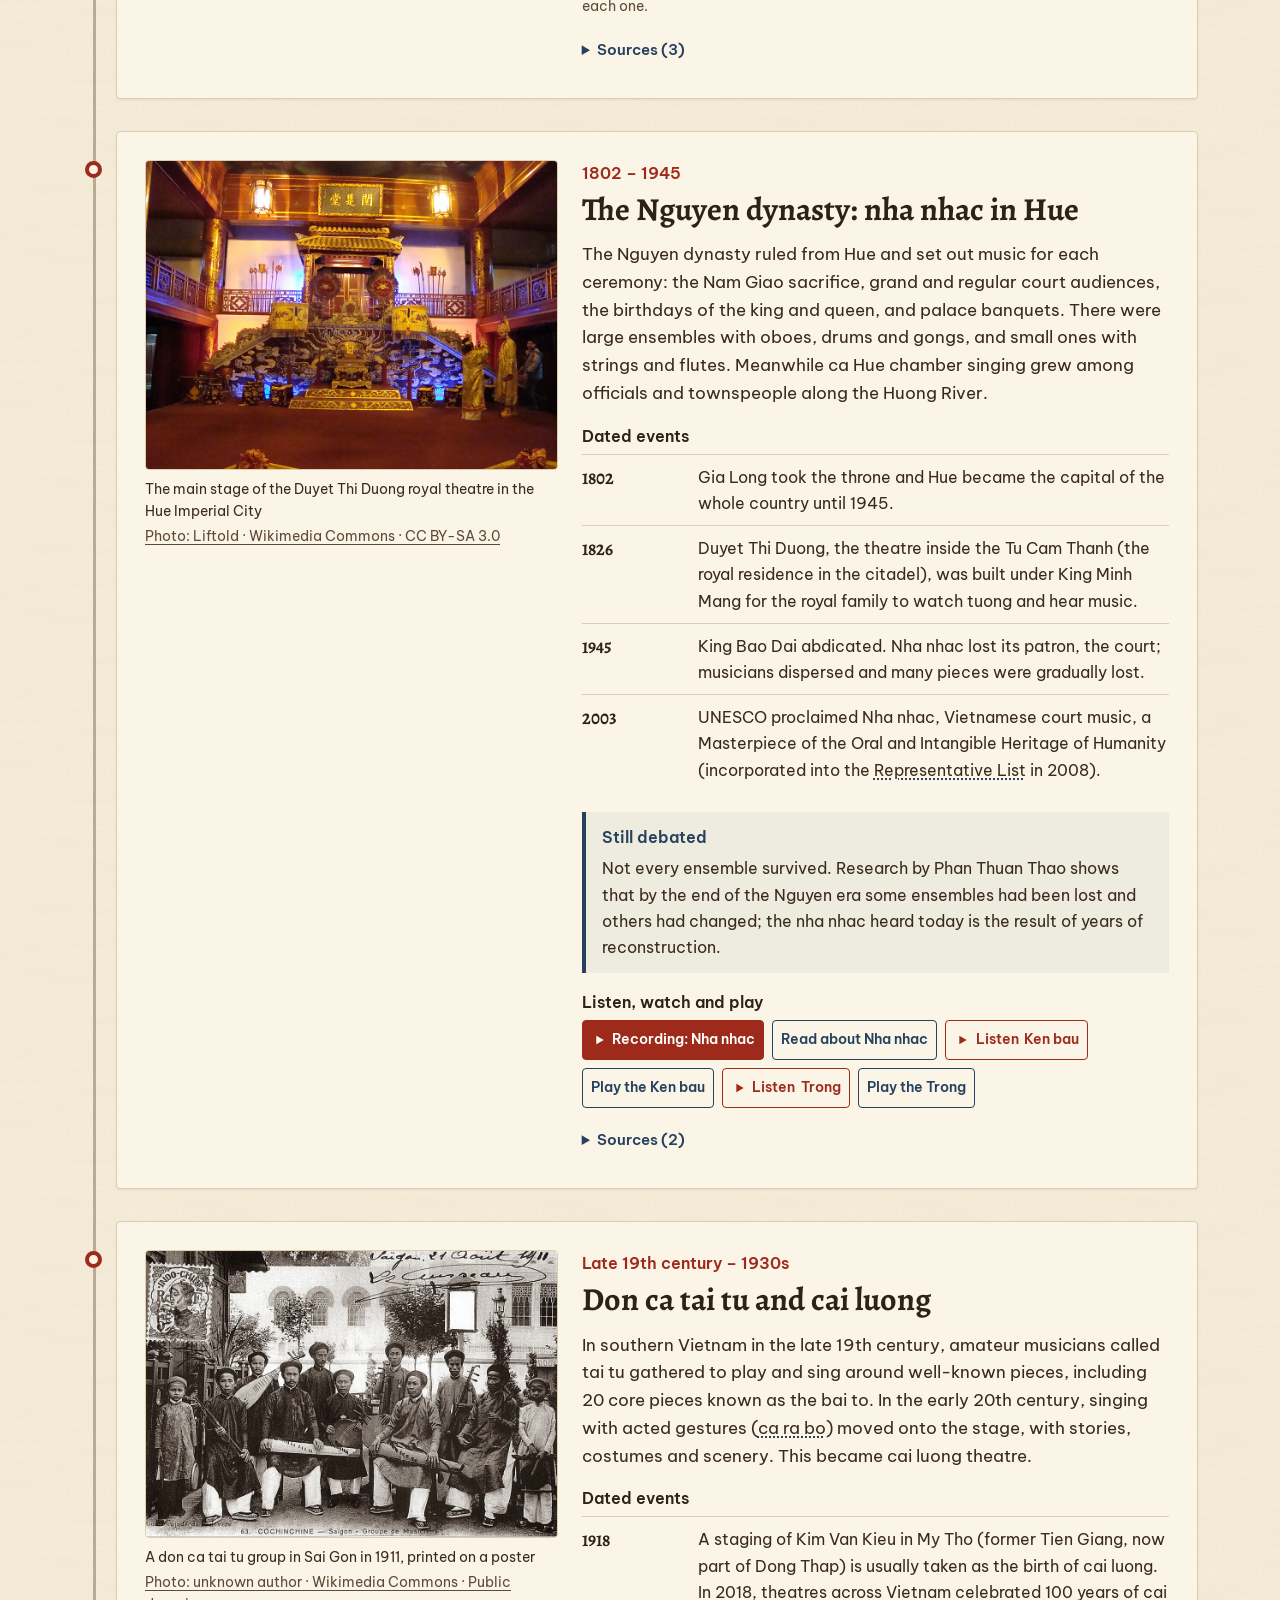
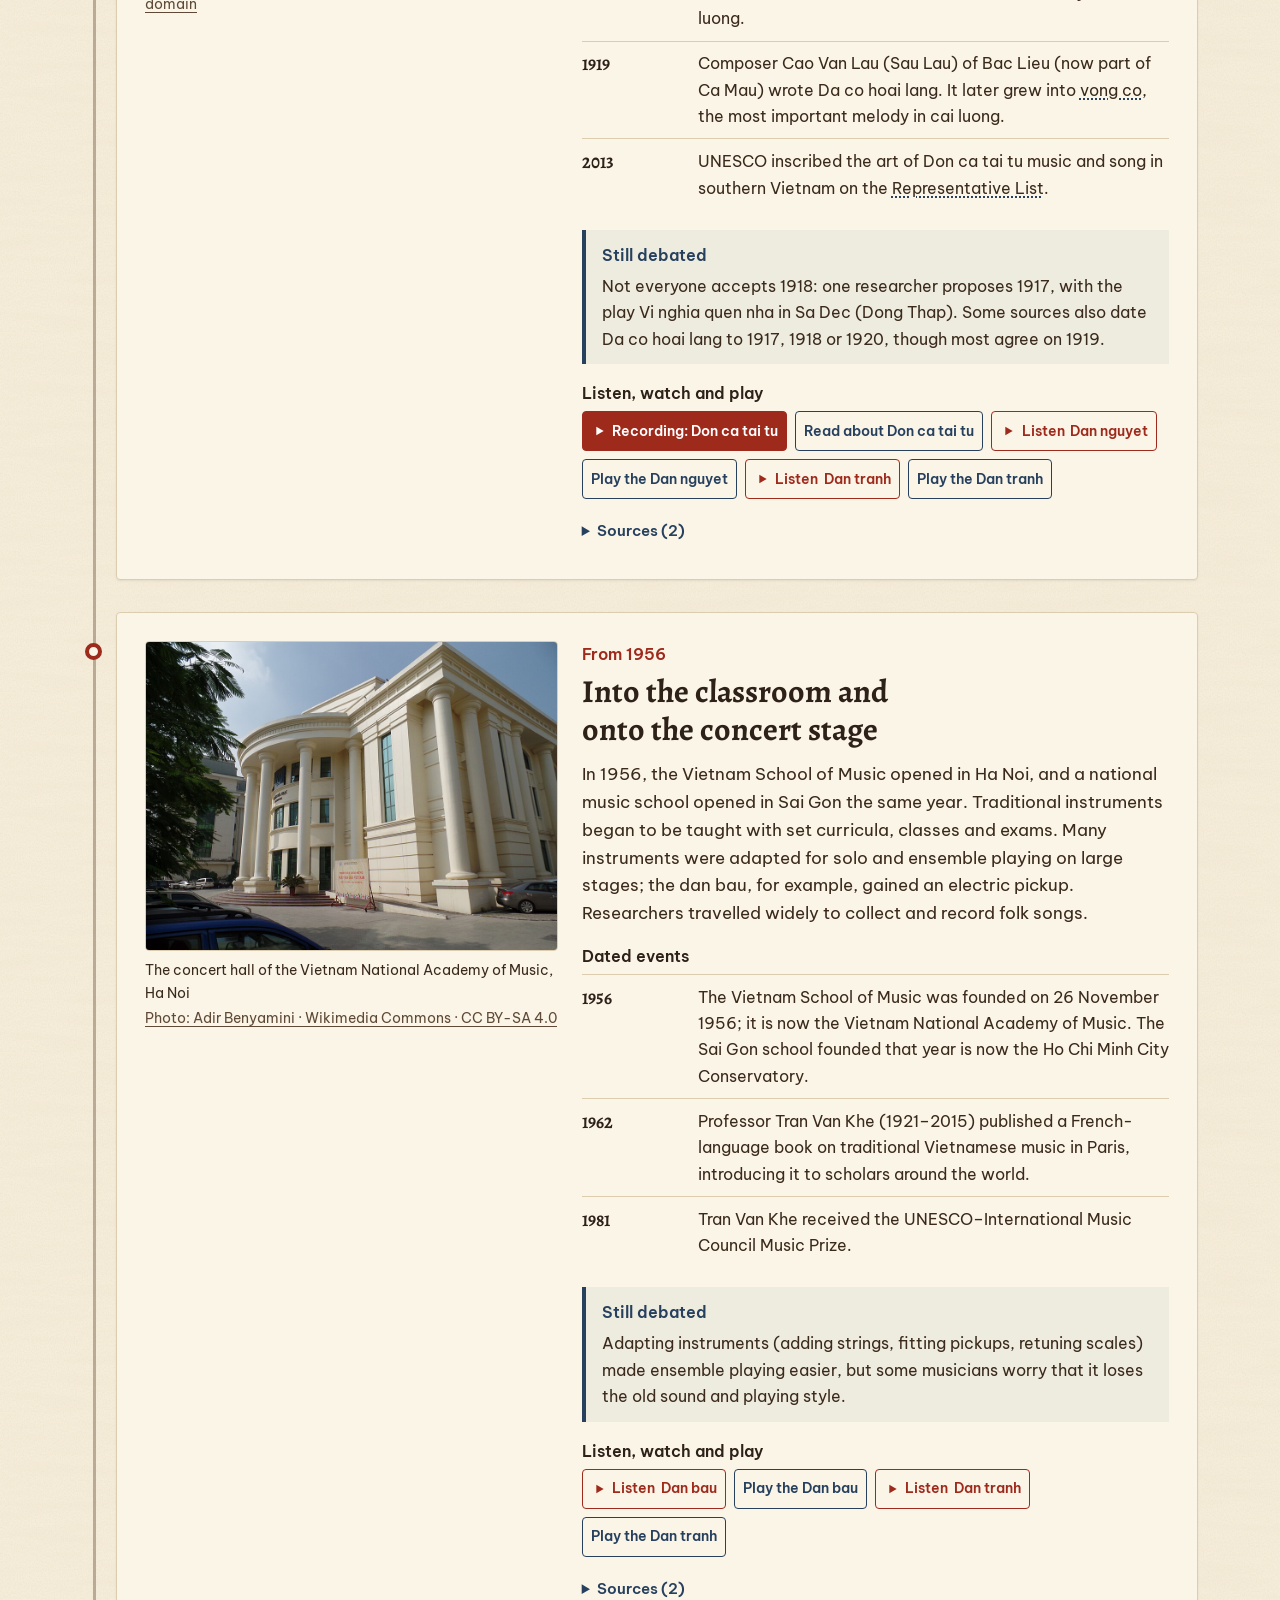
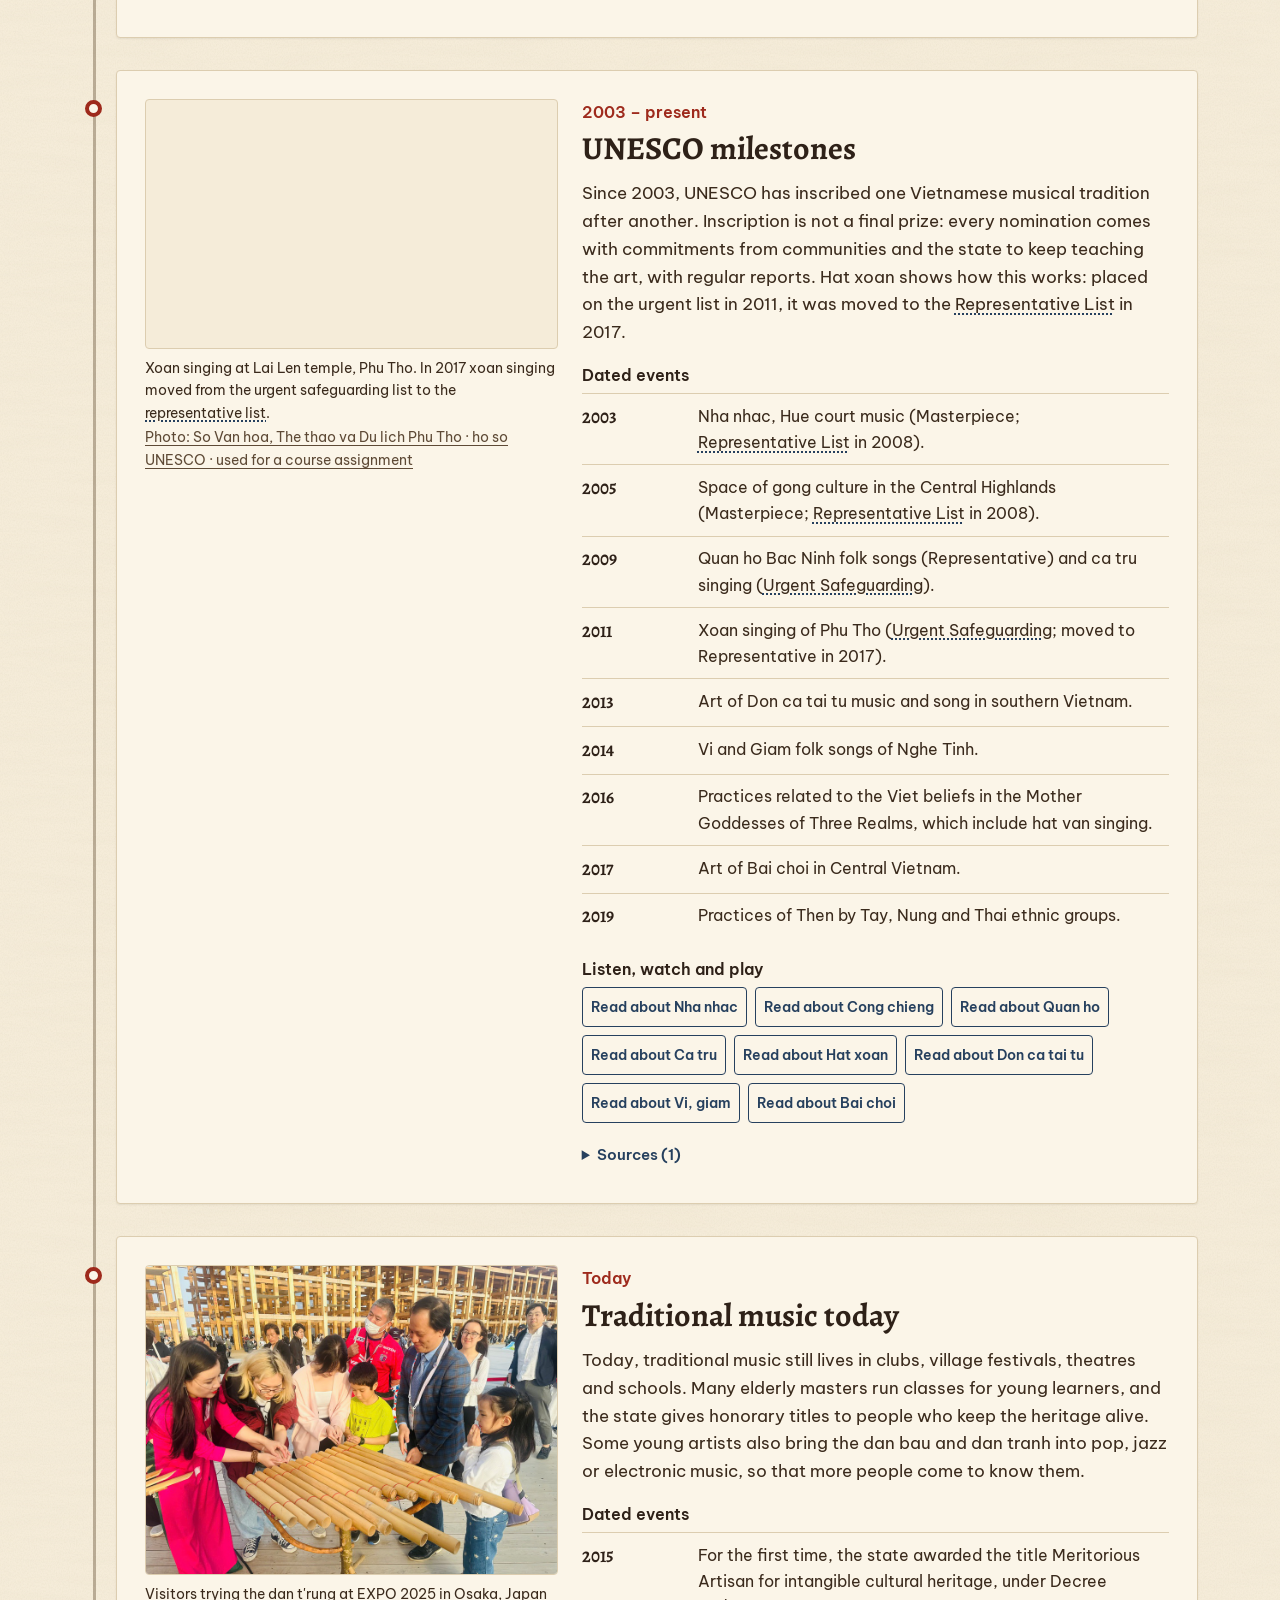
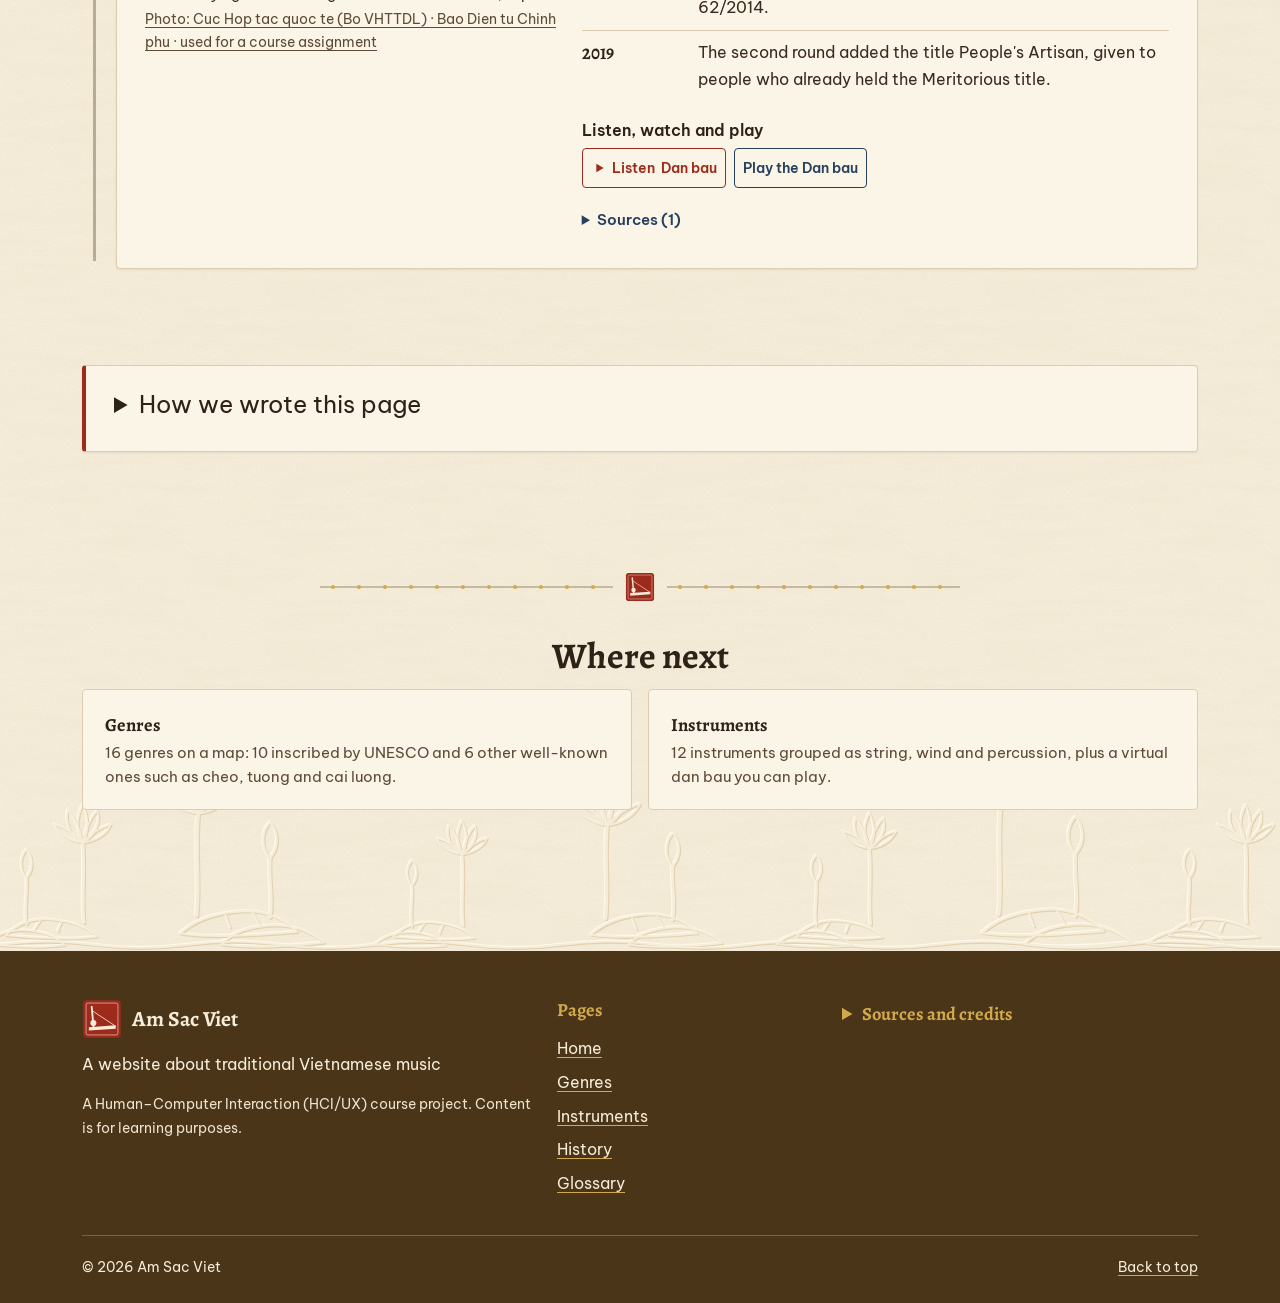
<file: Website-AmSacViet/history.html>
<!doctype html>
<html lang="vi">
<head>
  <meta charset="utf-8">
  <meta name="viewport" content="width=device-width, initial-scale=1">
  <title data-i18n="hist.meta.title">Lịch sử âm nhạc truyền thống | Âm Sắc Việt</title>
  <meta name="description" data-i18n-content="hist.meta.desc"
        content="Tám mốc lịch sử của âm nhạc truyền thống Việt Nam, từ đàn đá, trống đồng đến hôm nay, có năm tháng, nguồn tra cứu và những điểm còn tranh luận.">
  <link rel="icon" href="assets/favicon.svg" type="image/svg+xml">

  <link rel="stylesheet" href="style.css">
  <script>document.documentElement.className += " js";</script>

  <script defer src="app.js"></script>
</head>
<body data-page="history" id="top">

  <div id="site-header"></div>

  <main id="main" tabindex="-1">

    <!-- Đầu trang -->
    <section class="page-head has-deco" aria-labelledby="hist-title">
      <!-- Hoa văn: ba con hạc ở khoảng trống bên phải tiêu đề -->
      <div class="sec-deco" aria-hidden="true">
        <img class="deco-hac deco-l1" src="assets/motif-hac.svg" alt="">
        <img class="deco-hac deco-l2" src="assets/motif-hac.svg" alt="">
        <img class="deco-hac deco-l3" src="assets/motif-hac.svg" alt="">
      </div>
      <div class="container">
        <h1 id="hist-title" class="page-title" data-i18n="hist.title">Lịch sử âm nhạc truyền thống</h1>
      </div>
    </section>

    <!-- Thanh thời kỳ: dính dưới menu khi cuộn, gạch chân mốc đang xem (history.js vẽ) -->
    <nav class="hist-nav" id="histNav" aria-label="Chọn thời kỳ" data-i18n-aria-label="hist.nav.label">
      <div class="container"><ol class="hist-nav-list" id="histNavList"></ol></div>
    </nav>
    <p class="visually-hidden" id="histLive" aria-live="polite"></p>

    <!-- Dòng thời gian: 8 mốc (history.js vẽ từ ASV_DATA.history) -->
    <section class="section pt-4" aria-labelledby="hist-title">
      <div class="container">
        <ol class="hist-list" id="histList"></ol>
      </div>
    </section>

    <!-- Cách viết trang này -->
    <section class="section pt-0" aria-labelledby="method-title">
      <div class="container">
        <details class="asv-card hist-method">
          <summary id="method-title" class="h4" data-i18n="hist.method.title">Chúng tôi viết trang này như thế nào</summary>
          <p class="mb-0" data-i18n="hist.method.text">Năm tháng được đối chiếu với sử liệu (Đại Việt sử ký toàn thư), Bảo tàng Lịch sử Quốc gia, hồ sơ UNESCO và các bài nghiên cứu đã đăng tạp chí. Điều gì chỉ có trong truyền thuyết hoặc các nguồn còn nói khác nhau thì đưa vào mục “Còn tranh luận”, không viết như sự thật đã chắc chắn. Tám mốc này chỉ là những điểm nổi bật; lịch sử âm nhạc của 54 dân tộc Việt Nam còn rộng hơn nhiều.</p>
        </details>
      </div>
    </section>

    <!-- Xem tiếp -->
    <section id="explore-next" data-next="genres,instruments"></section>
  </main>

  <div id="site-footer"></div>

  <noscript>
    <p class="container py-3" style="color:#9E2A1C">Trang cần bật JavaScript để hiện dòng thời gian, phát âm thanh và đổi ngôn ngữ. / Please enable JavaScript to see the timeline, play sounds and switch languages.</p>
  </noscript>
</body>
</html>
</file>
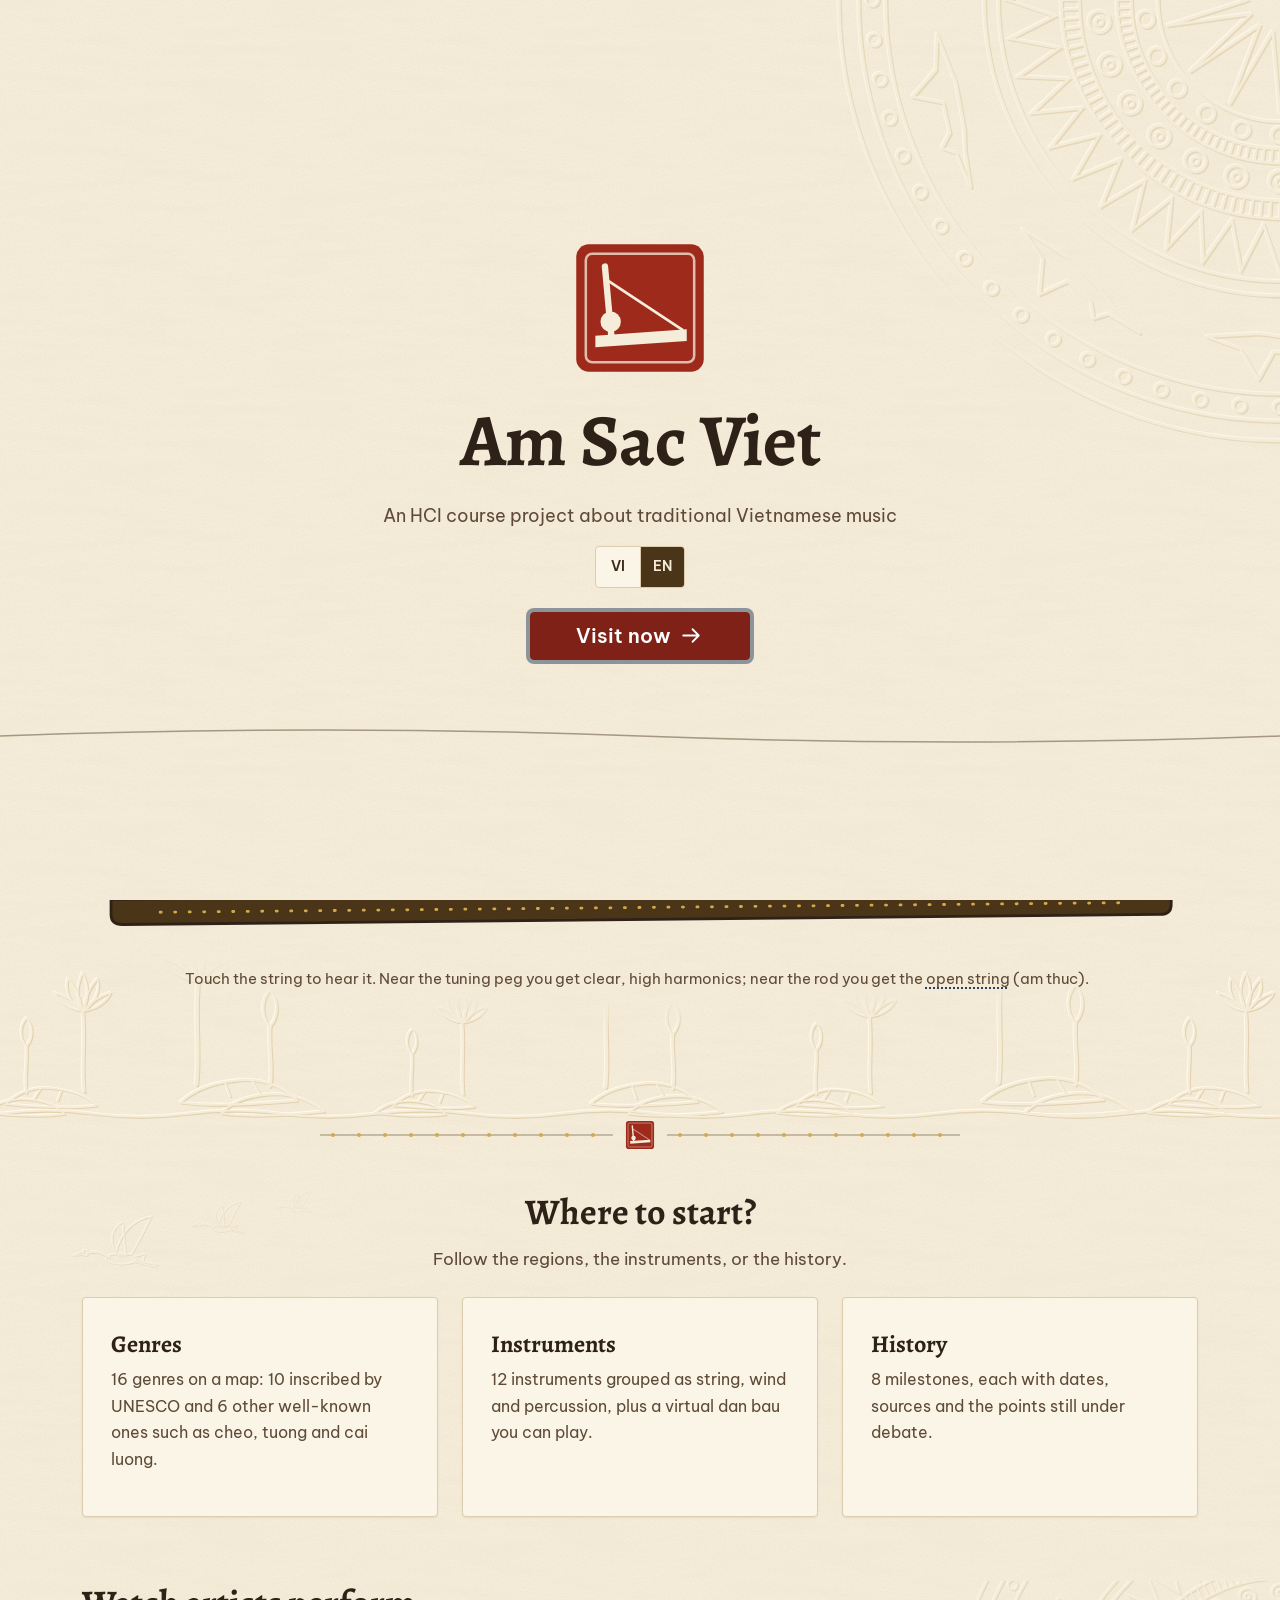
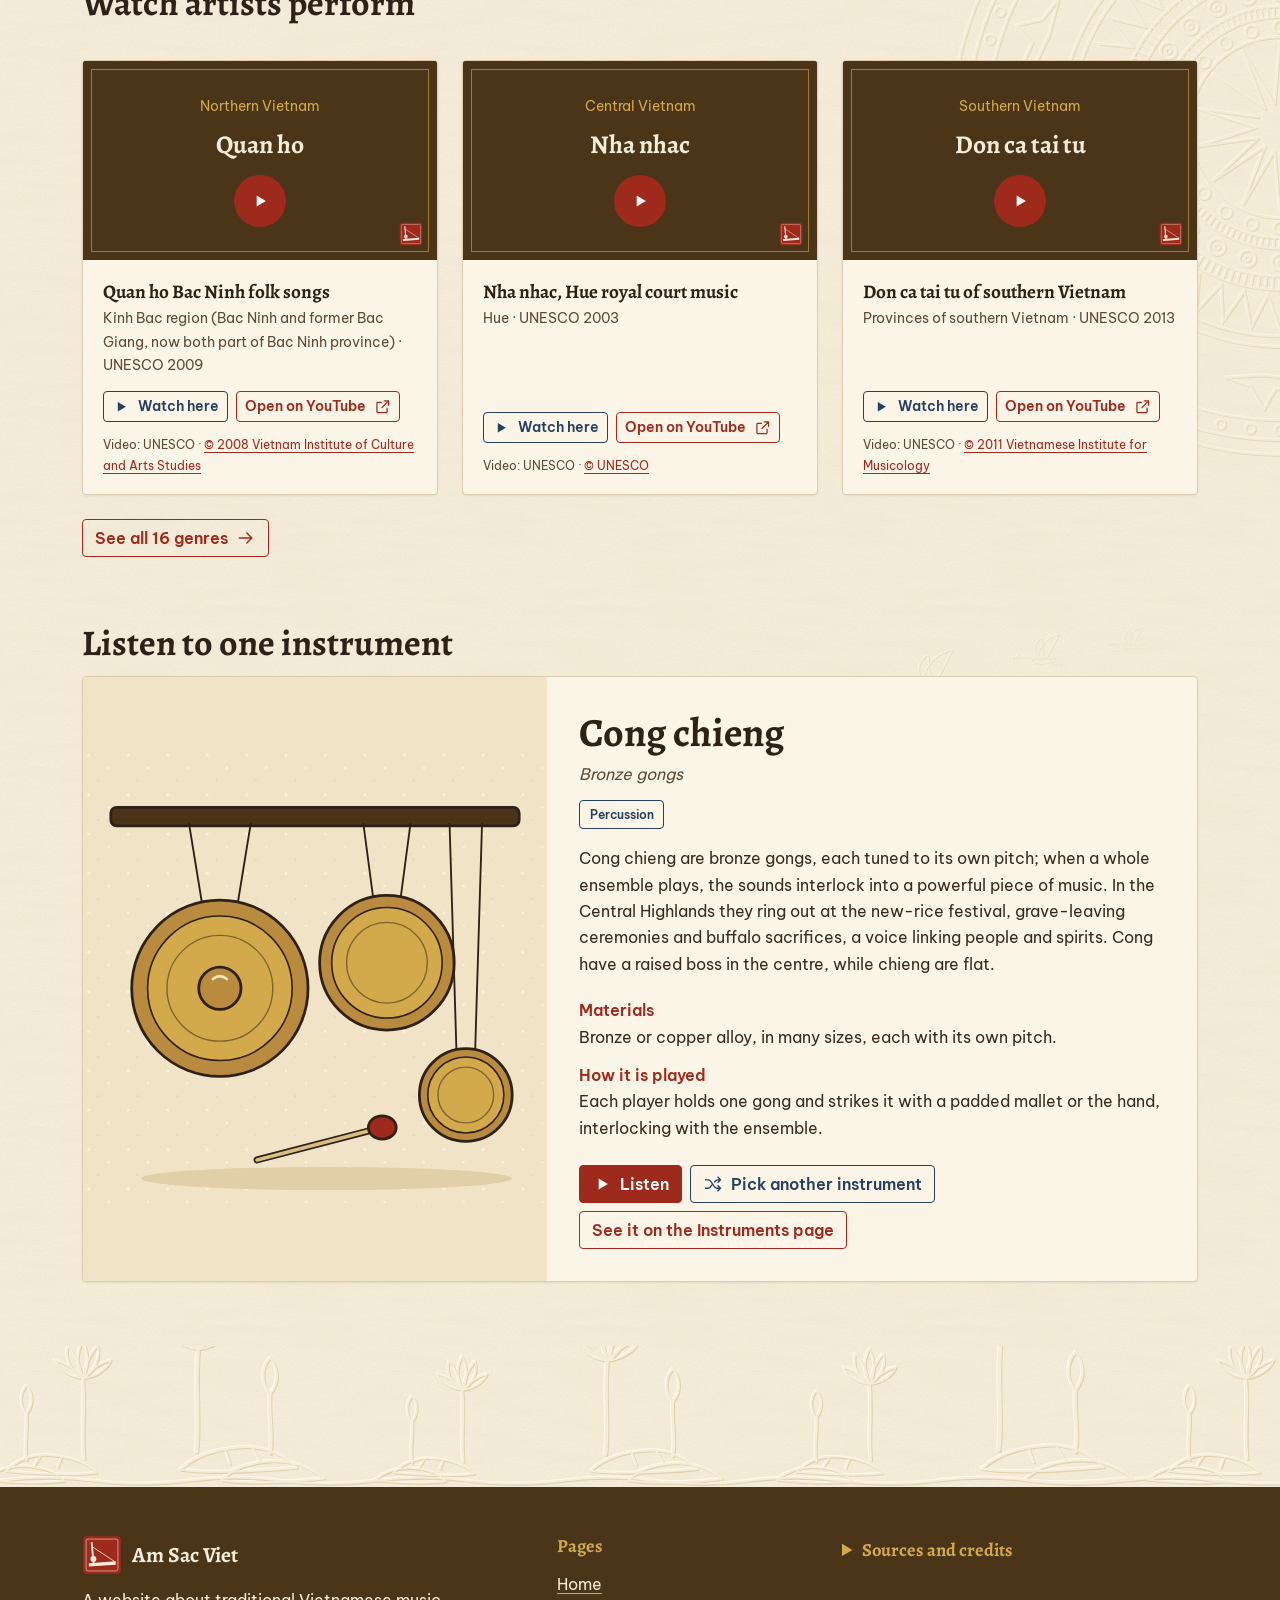
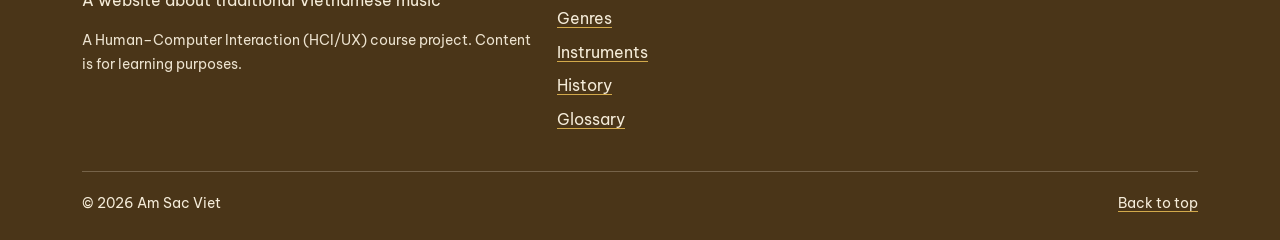
<file: Website-AmSacViet/HomePage.html>
<!doctype html>
<html lang="vi">
<head>
  <meta charset="utf-8">
  <meta name="viewport" content="width=device-width, initial-scale=1">
  <title data-i18n="home.meta.title">Âm Sắc Việt | Âm nhạc truyền thống Việt Nam</title>
  <meta name="description" data-i18n-content="home.meta.desc"
        content="Âm nhạc truyền thống Việt Nam: 16 loại hình có video biểu diễn, 12 nhạc cụ chơi thử được, 8 mốc lịch sử có nguồn.">
  <link rel="icon" href="assets/favicon.svg" type="image/svg+xml">

  <!-- style.css = Bootstrap (tải sẵn, không dùng CDN) + CSS riêng; app.js = toàn bộ JavaScript -->
  <link rel="stylesheet" href="style.css">

  <!-- Chạy ngay khi tải: đánh dấu có JavaScript -->
  <script>
    document.documentElement.className += " js";
    try { if (sessionStorage.getItem("asv-welcomed")) document.documentElement.className += " skip-welcome"; } catch (e) {}
  </script>

  <!-- defer: tải song song, chạy theo đúng thứ tự sau khi HTML đã đọc xong -->
  <script defer src="app.js"></script>
</head>
<body data-page="home" id="top">

  <!-- Màn hình chào (chỉ hiện lần đầu vào trang trong mỗi phiên) -->
  <section class="welcome" id="welcome" aria-labelledby="welcome-title"
>
    <img class="welcome-drum bg-drum-spin" src="assets/motif-vong-trong-dong.svg" alt="" aria-hidden="true">
    <div class="welcome-inner">
      <span class="welcome-logo" data-motif="logo"></span>
      <h2 class="welcome-title" id="welcome-title" data-i18n="site.name">Âm Sắc Việt</h2>
      <p class="welcome-tagline" data-i18n="welcome.tagline">Đồ án môn HCI về âm nhạc truyền thống Việt Nam</p>
      <div class="lang-switch welcome-lang" role="group" data-i18n-aria-label="lang.group" aria-label="Chọn ngôn ngữ">
        <button type="button" class="lang-btn" data-lang="vi" lang="vi">VI</button>
        <button type="button" class="lang-btn" data-lang="en" lang="en">EN</button>
      </div>
      <button type="button" class="btn btn-son btn-lg welcome-enter" id="welcomeEnter">
        <span data-i18n="welcome.enter">Vào thăm ngay</span>
        <span data-icon="arrow"></span>
      </button>
    </div>
    <!-- Sợi dây đàn rung nhẹ chạy ngang màn hình (trang trí) -->
    <svg class="welcome-string" viewBox="0 0 1000 40" preserveAspectRatio="none" aria-hidden="true" focusable="false">
      <path d="M0 20 Q250 8 500 20 T1000 20"/>
    </svg>
  </section>

  <!-- Navbar do core.js vẽ để giống hệt nhau ở mọi trang -->
  <div id="site-header"></div>

  <main id="main" tabindex="-1">

    <!-- Hero: bình phong 3 bức tranh (Bắc – Trung – Nam) + cây đàn bầu -->
    <section class="hero" aria-labelledby="hero-title">
      <!-- Hoa văn nền chạm nổi (chỉ trang trí, trình đọc màn hình bỏ qua) -->
      <div class="hero-bg" id="heroBg" aria-hidden="true">
        <div class="bg-layer bg-far" id="bgFar">
          <img class="bg-drum bg-drum-spin" src="assets/motif-vong-trong-dong.svg" alt="">
          <img class="bg-hac bg-hac-1" src="assets/motif-hac.svg" alt="">
          <img class="bg-hac bg-hac-2" src="assets/motif-hac.svg" alt="">
        </div>
        <div class="bg-layer bg-near" id="bgNear">
          <img class="bg-hac bg-hac-3" src="assets/motif-hac.svg" alt="">
          <img class="bg-hac bg-hac-4" src="assets/motif-hac.svg" alt="">
          <img class="bg-hac bg-hac-5" src="assets/motif-hac.svg" alt="">
          <img class="bg-hac bg-hac-6" src="assets/motif-hac.svg" alt="">
          <img class="bg-sen" src="assets/motif-dai-sen.svg" alt="">
        </div>
        <svg class="bg-ripple" id="bgRipple" viewBox="-50 -50 100 100"><circle r="40"/></svg>
      </div>

      <div class="container">
        <!-- Tiêu đề, giới thiệu và hai nút đặt lên đầu để thấy ngay khi vào trang -->
        <div class="hero-text">
          <h1 id="hero-title" class="display-title" data-i18n="home.hero.title">Nghe nhạc truyền thống của ba miền</h1>
          <p class="lead" data-i18n="home.hero.lead">Từ tiếng trống đồng Đông Sơn đến những làn điệu được UNESCO ghi danh: 16 loại hình, 12 nhạc cụ và tám mốc lịch sử của âm nhạc truyền thống Việt Nam.</p>
          <div class="d-flex flex-wrap justify-content-center gap-2">
            <a class="btn btn-son btn-lg" href="genres.html">
              <span data-i18n="home.hero.cta">Bắt đầu khám phá</span>
              <span data-icon="arrow"></span>
            </a>
            <a class="btn btn-outline-son btn-lg" href="instruments.html#dan-bau-ao" data-i18n="home.hero.cta2">Chơi thử đàn bầu</a>
          </div>
        </div>

        <!-- Ba tấm tranh vẽ mới theo phong cách tranh khắc gỗ dân gian. -->
        <div class="hero-screen">
          <figure class="screen-panel" data-genre="quan-ho">
            <!-- Bảng tên: sang thẳng trang Loại hình của loại nhạc này -->
            <figcaption>
              <a class="screen-cap" href="genres.html#quan-ho">
                <span class="screen-region" data-i18n="home.screen.north">Bắc Bộ</span>
                <span class="screen-sub" data-i18n="home.screen.northSub">Quan họ Bắc Ninh</span>
              </a>
            </figcaption>
            <!-- Bức tranh: bấm để nghe bản ghi thật của UNESCO (home.js đặt nhãn cho trình đọc màn hình) -->
            <button type="button" class="screen-play" data-recording="quan-ho"
                    aria-label="Nghe quan họ Bắc Ninh" >
              <img src="assets/loai-hinh-quan-ho.jpg" alt="Liền anh, liền chị hát quan họ giao duyên dưới rạp hội Lim, Bắc Ninh, người xem đứng quanh." data-i18n-alt="home.screen.northAlt">
              <span class="screen-play-badge" aria-hidden="true">
                <span class="rec-icon" data-icon="play"></span><span data-i18n="home.screen.badge">Xem biểu diễn</span>
              </span>
            </button>
          </figure>
          <figure class="screen-panel" data-genre="nha-nhac">
            <!-- Bảng tên: sang thẳng trang Loại hình của loại nhạc này -->
            <figcaption>
              <a class="screen-cap" href="genres.html#nha-nhac">
                <span class="screen-region" data-i18n="home.screen.central">Trung Bộ</span>
                <span class="screen-sub" data-i18n="home.screen.centralSub">Nhã nhạc cung đình Huế</span>
              </a>
            </figcaption>
            <!-- Bức tranh: bấm để nghe bản ghi thật của UNESCO (home.js đặt nhãn cho trình đọc màn hình) -->
            <button type="button" class="screen-play" data-recording="nha-nhac"
                    aria-label="Nghe nhã nhạc cung đình Huế" >
              <img src="assets/loai-hinh-nha-nhac.jpg" alt="Nhạc công nhã nhạc mặc áo đỏ viền vàng đánh trống, thổi kèn trong một buổi diễn ở Festival Huế 2008." data-i18n-alt="home.screen.centralAlt">
              <span class="screen-play-badge" aria-hidden="true">
                <span class="rec-icon" data-icon="play"></span><span data-i18n="home.screen.badge">Xem biểu diễn</span>
              </span>
            </button>
          </figure>
          <figure class="screen-panel" data-genre="tai-tu">
            <!-- Bảng tên: sang thẳng trang Loại hình của loại nhạc này -->
            <figcaption>
              <a class="screen-cap" href="genres.html#tai-tu">
                <span class="screen-region" data-i18n="home.screen.south">Nam Bộ</span>
                <span class="screen-sub" data-i18n="home.screen.southSub">Đờn ca tài tử</span>
              </a>
            </figcaption>
            <!-- Bức tranh: bấm để nghe bản ghi thật của UNESCO (home.js đặt nhãn cho trình đọc màn hình) -->
            <button type="button" class="screen-play" data-recording="tai-tu"
                    aria-label="Nghe đờn ca tài tử" >
              <img src="assets/loai-hinh-tai-tu.jpg" alt="Ảnh năm 1911: một ban đờn ca tài tử ở Sài Gòn ngồi cùng đàn tranh, đàn kìm, đàn cò, đàn tỳ bà." data-i18n-alt="home.screen.southAlt">
              <span class="screen-play-badge" aria-hidden="true">
                <span class="rec-icon" data-icon="play"></span><span data-i18n="home.screen.badge">Xem biểu diễn</span>
              </span>
            </button>
          </figure>
        </div>

        <!-- Cây đàn bầu nằm ngang dưới bình phong: một dây đàn nối ba miền. -->
        <div class="bau-stage">
          <button type="button" class="bau-btn" id="heroBau"
                  aria-label="Cây đàn bầu. Bấm vào dây đàn ở các vị trí khác nhau để nghe; với bàn phím, nhấn Enter để gảy lần lượt."
                  data-i18n-aria-label="home.bau.label">
            <span class="bau-art" data-motif="danBau"></span>
          </button>
          <p class="bau-hint">
            <span data-i18n="home.bau.hint">Chạm vào dây đàn để nghe. Chạm gần trục lên dây ra âm bồi trong và cao; chạm gần cần đàn ra âm thực (dây buông).</span>
            <span class="bau-status" id="bauStatus" aria-live="polite"></span>
          </p>
        </div>
      </div>
    </section>

    <div class="container"><div data-divider></div></div>

    <!-- Ba lối vào -->
    <section class="section pt-2 has-deco" aria-labelledby="paths-title">
      <!-- Hoa văn: 3 hạc bay ở khoảng trống bên trái tiêu đề -->
      <div class="sec-deco" aria-hidden="true"><img class="deco-hac deco-p1" src="assets/motif-hac.svg" alt=""><img class="deco-hac deco-p2" src="assets/motif-hac.svg" alt=""><img class="deco-hac deco-p3" src="assets/motif-hac.svg" alt=""></div>
      <div class="container">
        <h2 id="paths-title" class="section-title text-center" data-i18n="home.paths.title">Bắt đầu từ đâu?</h2>
        <p class="section-lead text-center mx-auto mb-4" data-i18n="home.paths.lead">Bạn có thể đi theo vùng đất, theo từng cây đàn, hoặc theo dòng lịch sử.</p>

        <div class="row g-4">
          <div class="col-md-4">
            <article class="asv-card path-card">
              <h3><a class="card-link" href="genres.html" data-i18n="page.genres.title">Loại hình</a></h3>
              <p data-i18n="page.genres.desc">16 loại hình trên bản đồ: 10 được UNESCO ghi danh, 6 loại hình tiêu biểu khác như chèo, tuồng, cải lương.</p>
            </article>
          </div>
          <div class="col-md-4">
            <article class="asv-card path-card">
              <h3><a class="card-link" href="instruments.html" data-i18n="page.instruments.title">Nhạc cụ</a></h3>
              <p data-i18n="page.instruments.desc">12 nhạc cụ chia theo dây, hơi, gõ, kèm một cây đàn bầu ảo để bạn tự chơi.</p>
            </article>
          </div>
          <div class="col-md-4">
            <article class="asv-card path-card">
              <h3><a class="card-link" href="history.html" data-i18n="page.history.title">Lịch sử</a></h3>
              <p data-i18n="page.history.desc">8 mốc lịch sử, mỗi mốc có năm tháng, nguồn tra cứu và những chỗ còn tranh luận.</p>
            </article>
          </div>
        </div>
      </div>
    </section>

    <!-- Xem biểu diễn thật (3 video UNESCO, ứng với 3 bức tranh) -->
    <section class="section pt-0 has-deco" aria-labelledby="video-title">
      <!-- Hoa văn: vòng trống đồng lấp ló ở mép phải, cạnh khoảng trống bên phải tiêu đề -->
      <div class="sec-deco" aria-hidden="true"><img class="deco-drum" src="assets/motif-vong-trong-dong.svg" alt=""></div>
      <div class="container">
        <h2 id="video-title" class="section-title" data-i18n="home.video.title">Xem nghệ nhân biểu diễn</h2>
        <!-- home.js vẽ thẻ video cho các loại hình trong data-genres -->
        <div class="row g-4 mt-1" id="videoGrid" data-genres="quan-ho,nha-nhac,tai-tu"></div>
        <p class="mt-4 mb-0">
          <a class="btn btn-outline-son" href="genres.html">
            <span data-i18n="home.video.all">Xem cả 16 loại hình</span>
            <span data-icon="arrow"></span>
          </a>
        </p>
      </div>
    </section>

    <!-- Nghe thử một nhạc cụ (home.js chọn ngẫu nhiên một nhạc cụ) -->
    <section class="section pt-0 has-deco" aria-labelledby="today-title">
      <!-- Hoa văn: đàn hạc nhỏ ở khoảng trống bên phải tiêu đề -->
      <div class="sec-deco" aria-hidden="true"><img class="deco-hac deco-t1" src="assets/motif-hac.svg" alt=""><img class="deco-hac deco-t2" src="assets/motif-hac.svg" alt=""><img class="deco-hac deco-t3" src="assets/motif-hac.svg" alt=""></div>
      <div class="container">
        <h2 id="today-title" class="section-title" data-i18n="home.today.title">Nghe thử một nhạc cụ</h2>

        <article class="asv-card today-card" id="todayCard">
          <div class="row g-0">
            <div class="col-md-5" id="todayMedia"></div>
            <div class="col-md-7">
              <div class="today-body">
                <div aria-live="polite">
                  <h3 class="today-name" id="todayName">…</h3>
                  <p class="today-gloss" id="todayGloss"></p>
                </div>
                <span class="badge-family" id="todayFamily"></span>
                <p class="mt-3 mb-0" id="todayDesc"></p>
                <dl class="today-facts">
                  <dt data-i18n="home.today.material">Chất liệu</dt>
                  <dd id="todayMaterial"></dd>
                  <dt data-i18n="home.today.play">Cách chơi</dt>
                  <dd id="todayPlay"></dd>
                </dl>
                <div class="d-flex flex-wrap gap-2 today-actions">
                  <span id="todayListen"></span>
                  <button type="button" class="btn btn-outline-cham" id="todayAnother">
                    <span data-icon="shuffle"></span>
                    <span data-i18n="home.today.another">Chọn nhạc cụ khác</span>
                  </button>
                  <a class="btn btn-outline-son" id="todayMore" href="instruments.html" data-i18n="home.today.more">Xem trong trang Nhạc cụ</a>
                </div>
              </div>
            </div>
          </div>
        </article>
      </div>
    </section>

    <!-- Dải sen trước footer (trang chủ không cần "Xem tiếp": đã có ba lối vào ở trên) -->
    <div class="explore-next explore-next--plain" aria-hidden="true"></div>
  </main>

  <!-- Footer do core.js vẽ -->
  <div id="site-footer"></div>

  <noscript>
    <p class="container py-3" style="color:#9E2A1C">Trang cần bật JavaScript để phát âm thanh và đổi ngôn ngữ. / Please enable JavaScript to play sounds and switch languages.</p>
  </noscript>
</body>
</html>
</file>
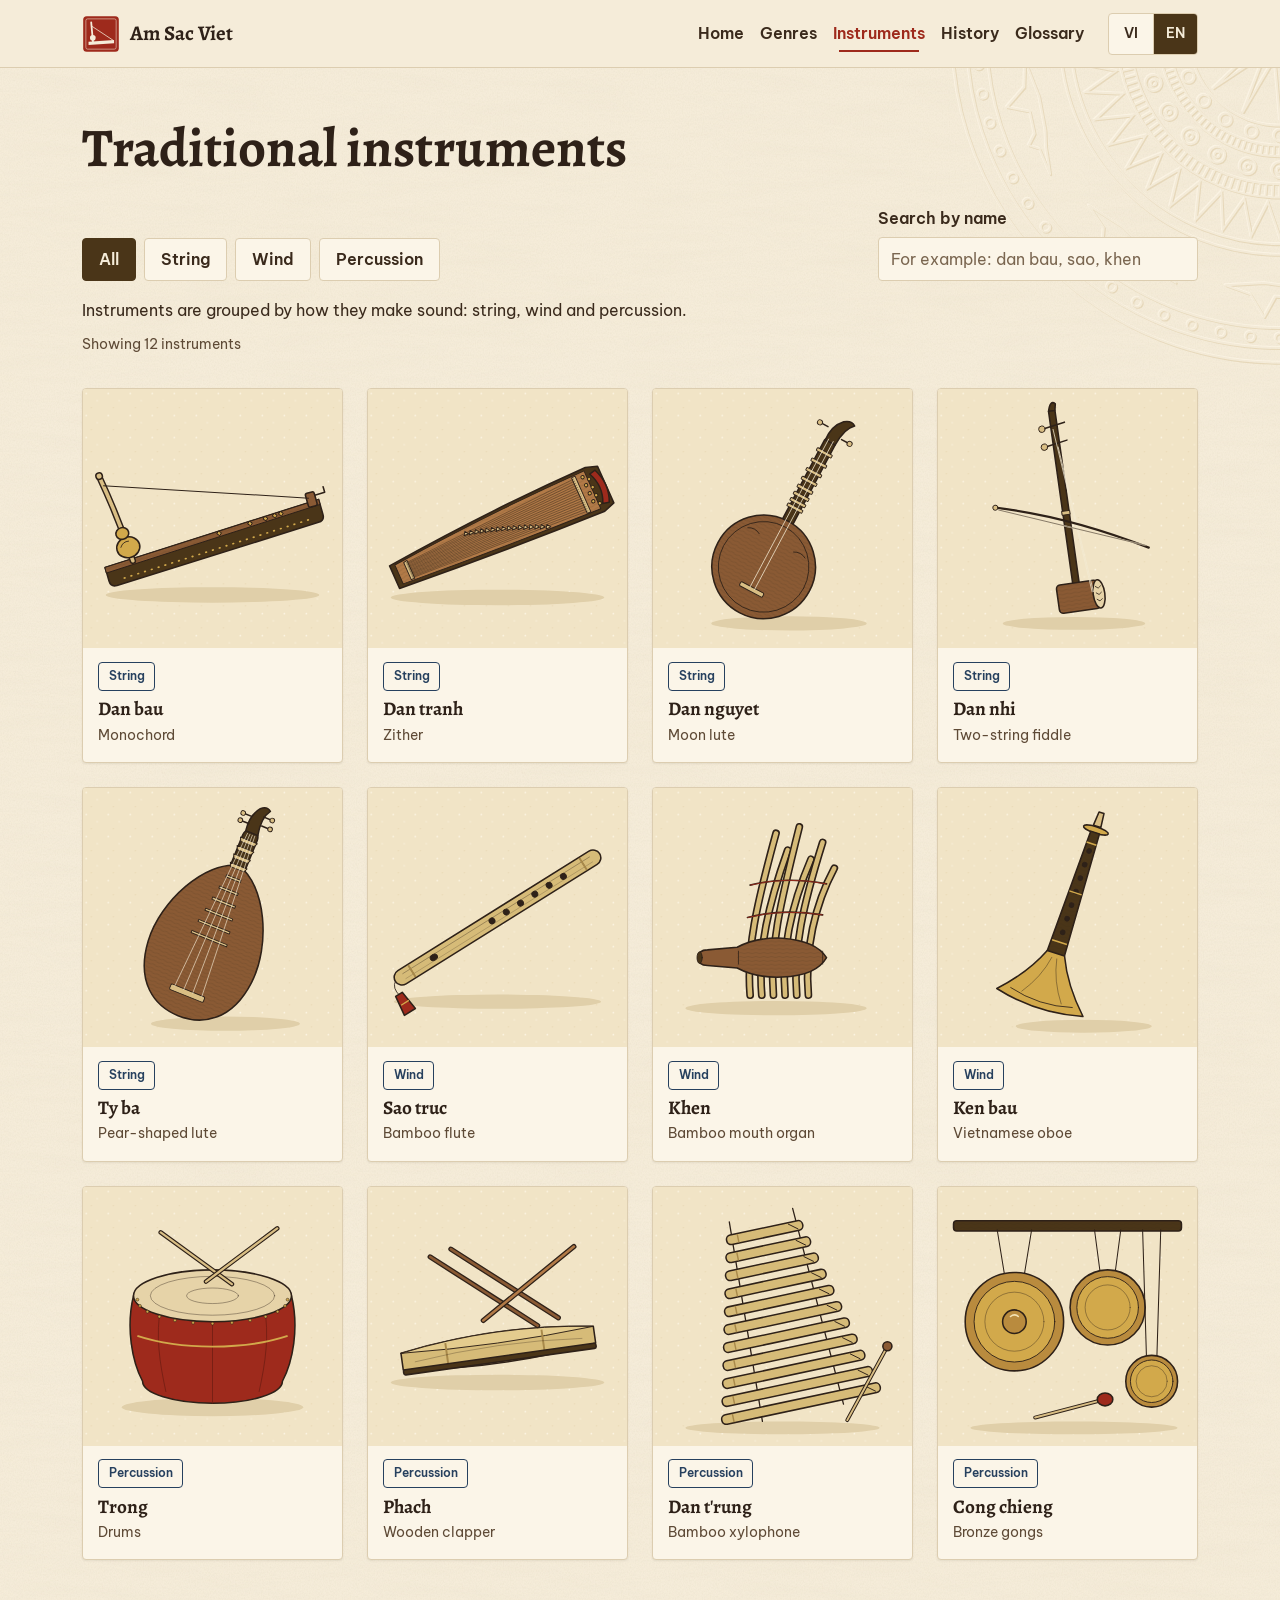
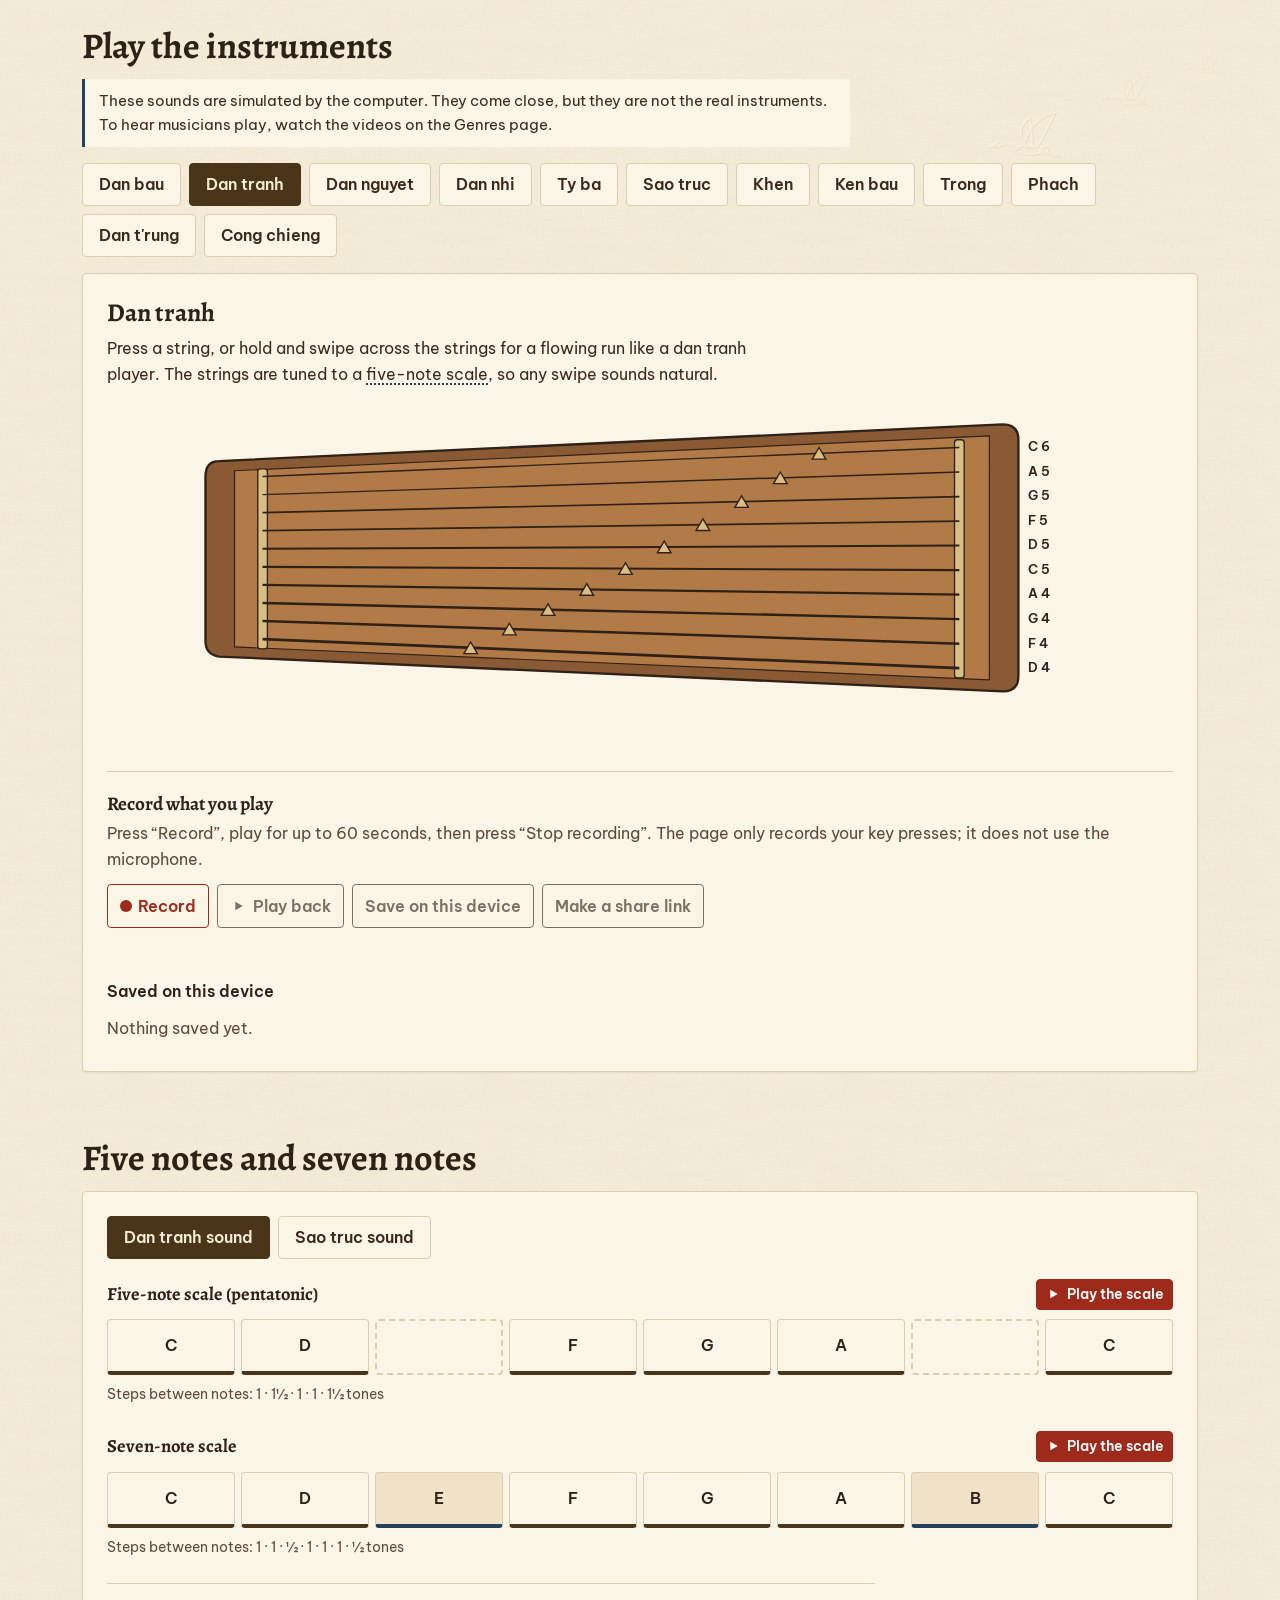
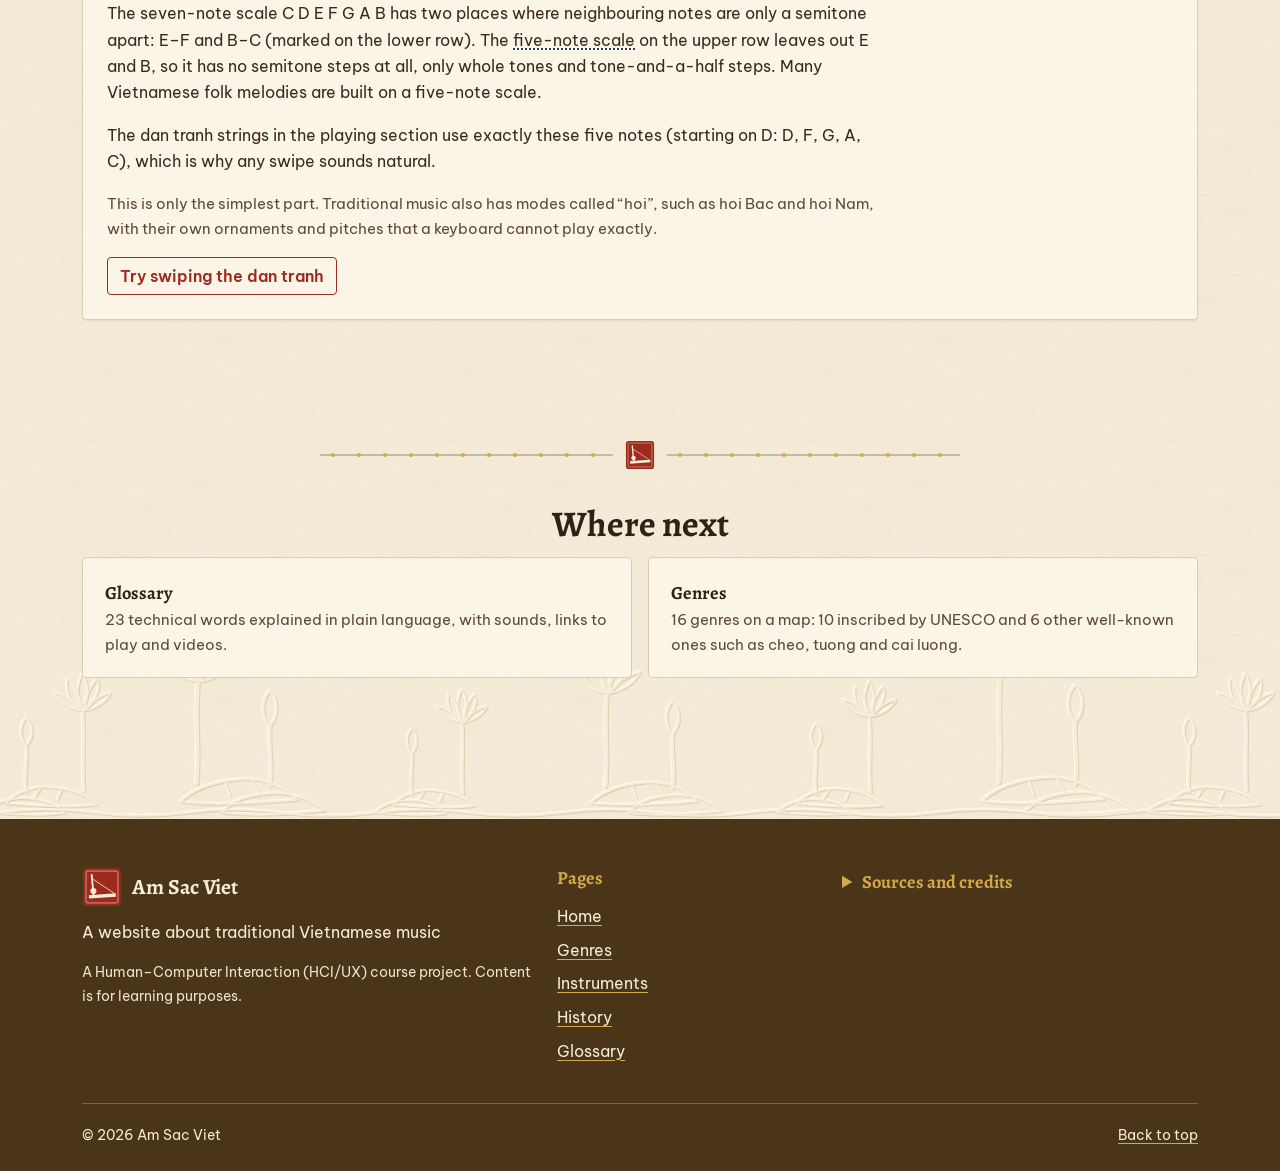
<file: Website-AmSacViet/instruments.html>
<!doctype html>
<html lang="vi">
<head>
  <meta charset="utf-8">
  <meta name="viewport" content="width=device-width, initial-scale=1">
  <title data-i18n="inst.meta.title">Nhạc cụ | Âm Sắc Việt</title>
  <meta name="description" data-i18n-content="inst.meta.desc"
        content="12 nhạc cụ truyền thống Việt Nam chia theo dây, hơi, gõ, có hình, mô tả, âm thanh và một cây đàn bầu ảo để tự chơi.">
  <link rel="icon" href="assets/favicon.svg" type="image/svg+xml">

  <link rel="stylesheet" href="style.css">
  <script>document.documentElement.className += " js";</script>

  <script defer src="app.js"></script>
</head>
<body data-page="instruments" id="top">

  <div id="site-header"></div>

  <main id="main" tabindex="-1">

    <!-- Đầu trang: tiêu đề, lọc theo họ, tìm kiếm -->
    <section class="page-head has-deco" aria-labelledby="inst-title">
      <div class="sec-deco" aria-hidden="true">
        <img class="deco-drum deco-drum-head" src="assets/motif-vong-trong-dong.svg" alt="">
      </div>
      <div class="container">
        <h1 id="inst-title" class="page-title" data-i18n="inst.title">Nhạc cụ truyền thống</h1>

        <div class="inst-tools">
          <div class="filter-bar" role="group" aria-label="Lọc theo họ nhạc cụ" data-i18n-aria-label="inst.filter.label">
            <button type="button" class="filter-btn" data-family="all" aria-pressed="true" data-i18n="inst.filter.all">Tất cả</button>
            <button type="button" class="filter-btn" data-family="string" aria-pressed="false" data-i18n="family.string">Dây</button>
            <button type="button" class="filter-btn" data-family="wind" aria-pressed="false" data-i18n="family.wind">Hơi</button>
            <button type="button" class="filter-btn" data-family="percussion" aria-pressed="false" data-i18n="family.percussion">Gõ</button>
          </div>
          <div class="inst-search">
            <label class="form-label" for="instSearch" data-i18n="inst.search.label">Tìm theo tên</label>
            <input type="search" class="form-control" id="instSearch" autocomplete="off"
                   placeholder="Ví dụ: đàn bầu, dan bau, khèn" data-i18n-placeholder="inst.search.placeholder">
          </div>
        </div>
        <!-- Giải thích ngắn cho nhóm đang chọn (nhãn danh mục phải tự hiểu được) -->
        <p class="family-hint" id="familyHint"></p>
        <p class="filter-count" id="instCount" aria-live="polite"></p>
      </div>
    </section>

    <!-- Lưới 12 thẻ -->
    <section class="section pt-0" aria-labelledby="inst-title">
      <div class="container">
        <div class="row g-4" id="instGrid"></div>
        <!-- Trạng thái "không tìm thấy" -->
        <div class="inst-empty asv-card" id="instEmpty" hidden>
          <h2 class="inst-empty-title" data-i18n="inst.empty.title">Không tìm thấy nhạc cụ nào</h2>
          <p id="instEmptyText"></p>
          <button type="button" class="btn btn-outline-son" id="instReset" data-i18n="inst.empty.reset">Xóa tìm kiếm và bộ lọc</button>
        </div>
      </div>
    </section>

    <!-- Chơi thử nhạc cụ ảo (cả 12 nhạc cụ) -->
    <section class="section pt-0 has-deco" id="choi-thu" aria-labelledby="play-title">
      <div class="sec-deco" aria-hidden="true">
        <img class="deco-hac deco-l1" src="assets/motif-hac.svg" alt="">
        <img class="deco-hac deco-l2" src="assets/motif-hac.svg" alt="">
        <img class="deco-hac deco-l3" src="assets/motif-hac.svg" alt="">
      </div>
      <div class="container">
        <span id="dan-bau-ao" class="anchor-alias" aria-hidden="true"></span><!-- link cũ #dan-bau-ao vẫn tới đây -->
        <h2 id="play-title" class="section-title" data-i18n="inst.play.title">Chơi thử nhạc cụ</h2>
        <p class="play-disclaimer" data-i18n="inst.play.disclaimer">Đây là âm mô phỏng bằng máy tính, nghe gần giống chứ không thay được nhạc cụ thật. Muốn nghe nghệ nhân chơi, hãy xem video ở trang Loại hình.</p>

        <!-- Chọn nhạc cụ (instruments.js vẽ 12 nút) -->
        <div class="filter-bar play-picker" id="playPicker" role="group" aria-label="Chọn nhạc cụ để chơi" data-i18n-aria-label="inst.play.picker"></div>

        <div class="asv-card play-stage">
          <!-- Nhạc cụ thường: hình bên trái, các phím/dây/ống để chơi bên phải -->
          <div class="row g-4 align-items-start" id="playGeneric">
            <div class="col-12">
              <h3 class="play-name" id="playName"></h3>
              <p class="play-how" id="playHow"></p>
              <div class="play-pads" id="playPads"></div>
              <p class="play-note" id="playNote" aria-live="polite"></p>
            </div>
          </div>

          <!-- Đàn bầu: giao diện riêng (cần đàn uốn cao độ) -->
          <div class="vbau" id="vbauPanel" hidden>
            <h3 class="play-name" data-i18n="inst.bau.title">Đàn bầu ảo</h3>
            <p class="play-how" data-i18n="inst.bau.lead">Người chơi đàn bầu đẩy, kéo cần đàn trong lúc dây còn ngân để tiếng đàn lượn lên xuống. Bấm “Gảy dây”, rồi kéo thanh trượt cần đàn để nghe.</p>
          <!-- Hình cây đàn (instruments.js làm cần đàn nghiêng và dây rung theo thanh trượt) -->
          <div class="vbau-art" id="vbauArt" data-motif="danBau" aria-hidden="true"></div>

          <div class="vbau-controls">
            <button type="button" class="btn btn-son btn-lg" id="vbauPluck">
              <span data-icon="play"></span><span data-i18n="inst.bau.pluck">Gảy dây</span>
            </button>

            <div class="vbau-harmonics" role="group" aria-labelledby="vbauHarmLabel">
              <span class="vbau-label" id="vbauHarmLabel" data-i18n="inst.bau.harmonics">Chọn âm</span>
              <div class="vbau-harm-btns" id="vbauHarm"></div>
              <small class="vbau-explain" data-i18n="inst.bau.explain">Âm thực là tiếng dây buông, gảy mà không chạm điểm nút. Âm bồi trong và cao hơn, có được khi cạnh bàn tay chạm nhẹ vào điểm nút trên dây. Đàn bầu dùng âm bồi là chủ yếu.</small>
            </div>

            <div class="vbau-rod">
              <label class="vbau-label" for="vbauRod" data-i18n="inst.bau.rod">Cần đàn</label>
              <input type="range" class="form-range" id="vbauRod" min="-100" max="100" step="1" value="0" aria-describedby="vbauRodHint">
              <small id="vbauRodHint" data-i18n="inst.bau.rodHint">Kéo sang phải: dây căng, tiếng cao lên. Kéo sang trái: dây chùng, tiếng thấp xuống. Dùng phím mũi tên cũng được.</small>
            </div>

            <p class="vbau-note" id="vbauNote" aria-live="polite"></p>
          </div>
          </div>

          <!-- Ghi lại phần chơi (instruments.js): chỉ ghi các lần bấm, không thu âm từ micro -->
          <div class="rec-bar" id="recBar" role="group" aria-labelledby="rec-title">
            <h3 class="rec-title" id="rec-title" data-i18n="rec.heading">Ghi lại phần bạn chơi</h3>
            <p class="rec-lead" data-i18n="rec.lead">Bấm “Ghi”, chơi tối đa 60 giây rồi bấm “Dừng ghi”. Trang chỉ ghi lại các lần bạn bấm, không thu âm từ micro.</p>
            <div class="rec-actions">
              <button type="button" class="btn btn-outline-son" id="recToggle" aria-pressed="false">
                <span class="rec-dot" aria-hidden="true"></span><span class="rec-label">Ghi</span>
              </button>
              <button type="button" class="btn btn-son" id="recPlay" disabled>
                <span class="btn-play-icon" data-icon="play"></span><span class="rec-label">Nghe lại</span>
              </button>
              <button type="button" class="btn btn-outline-cham" id="recSave" disabled data-i18n="rec.save">Lưu vào máy</button>
              <button type="button" class="btn btn-outline-cham" id="recShare" disabled data-i18n="rec.share">Tạo link chia sẻ</button>
            </div>
            <p class="rec-status" id="recStatus" aria-live="polite"></p>
            <div class="rec-share" id="recShareBox" hidden>
              <label for="recLink" data-i18n="rec.linkLabel">Link chia sẻ</label>
              <input type="text" class="form-control" id="recLink" readonly aria-describedby="recLinkNote">
              <small id="recLinkNote" hidden data-i18n="rec.linkNote">Người nhận mở được link khi trang đã đưa lên web. Nếu bạn đang mở trang trực tiếp từ máy, link chỉ dùng được trên chính máy này.</small>
            </div>
            <h4 class="rec-saved-title" data-i18n="rec.savedTitle">Đã lưu trên máy này</h4>
            <ol class="rec-list" id="recSaved"></ol>
          </div>
        </div>
      </div>
    </section>

    <!-- Năm âm và bảy âm (instruments.js vẽ hai hàng phím vào #scaleTool) -->
    <section class="section pt-0" id="thang-am" aria-labelledby="scale-title">
      <div class="container">
        <h2 id="scale-title" class="section-title" data-i18n="scale.title">Năm âm và bảy âm</h2>
        <div class="asv-card scale-card">
          <div id="scaleTool"></div>
          <div class="scale-explain">
            <p data-i18n="scale.explain1">Thang bảy âm Đô Rê Mi Fa Sol La Si có hai chỗ hai nốt chỉ cách nhau nửa cung: Mi–Fa và Si–Đô (tô đậm ở hàng dưới). Thang năm âm ở hàng trên bỏ Mi và Si, nên không còn bước nửa cung nào; các bước chỉ là một cung hoặc một cung rưỡi. Nhiều làn điệu dân ca Việt Nam được xây trên thang năm âm.</p>
            <p data-i18n="scale.explain2">Dây đàn tranh ở phần chơi thử dùng đúng năm nốt này (bắt đầu từ Rê: Rê, Fa, Sol, La, Đô), vì vậy vuốt kiểu gì cũng nghe thuận tai.</p>
            <p class="scale-note" data-i18n="scale.explain3">Đây chỉ là phần đơn giản nhất. Nhạc cổ truyền còn có các “hơi”, như hơi Bắc, hơi Nam, với cách nhấn nhá và cao độ riêng mà đàn phím không chơi đúng được.</p>
            <button type="button" class="btn btn-outline-son" data-try="dan-tranh" data-i18n="scale.try">Thử vuốt đàn tranh</button>
          </div>
        </div>
      </div>
    </section>

    <!-- Xem tiếp -->
    <section id="explore-next" data-next="glossary,genres"></section>
  </main>

  <div id="site-footer"></div>

  <!-- Hộp chi tiết nhạc cụ (modal Bootstrap, instruments.js điền nội dung) -->
  <div class="modal fade" id="instModal" tabindex="-1" aria-labelledby="instModalTitle" aria-hidden="true">
    <div class="modal-dialog modal-lg modal-dialog-centered modal-dialog-scrollable">
      <div class="modal-content asv-modal">
        <div class="modal-header">
          <h2 class="modal-title" id="instModalTitle"></h2>
          <button type="button" class="btn-close" data-bs-dismiss="modal" aria-label="Đóng" data-i18n-aria-label="inst.modal.close"></button>
        </div>
        <div class="modal-body" id="instModalBody"></div>
        <div class="modal-footer justify-content-between">
          <button type="button" class="btn btn-sm btn-outline-cham" data-step="-1">
            <span data-icon="arrow" class="icon-flip-wrap"></span><span data-i18n="inst.modal.prev">Nhạc cụ trước</span>
          </button>
          <button type="button" class="btn btn-sm btn-outline-cham" data-step="1">
            <span data-i18n="inst.modal.next">Nhạc cụ sau</span><span data-icon="arrow"></span>
          </button>
        </div>
      </div>
    </div>
  </div>

  <noscript>
    <p class="container py-3" style="color:#9E2A1C">Trang cần bật JavaScript để hiện danh sách nhạc cụ, phát âm thanh và đổi ngôn ngữ. / Please enable JavaScript to see the instruments, play sounds and switch languages.</p>
  </noscript>
</body>
</html>
</file>
<file: Website-AmSacViet/style.css>
/* style.css: Bootstrap 5.3.3 + CSS riêng của Âm Sắc Việt */

@charset "UTF-8";/*!
 * Bootstrap  v5.3.3 (https://getbootstrap.com/)
 * Copyright 2011-2024 The Bootstrap Authors
 * Licensed under MIT (https://github.com/twbs/bootstrap/blob/main/LICENSE)
 */:root,[data-bs-theme=light]{--bs-blue:#0d6efd;--bs-indigo:#6610f2;--bs-purple:#6f42c1;--bs-pink:#d63384;--bs-red:#dc3545;--bs-orange:#fd7e14;--bs-yellow:#ffc107;--bs-green:#198754;--bs-teal:#20c997;--bs-cyan:#0dcaf0;--bs-black:#000;--bs-white:#fff;--bs-gray:#6c757d;--bs-gray-dark:#343a40;--bs-gray-100:#f8f9fa;--bs-gray-200:#e9ecef;--bs-gray-300:#dee2e6;--bs-gray-400:#ced4da;--bs-gray-500:#adb5bd;--bs-gray-600:#6c757d;--bs-gray-700:#495057;--bs-gray-800:#343a40;--bs-gray-900:#212529;--bs-primary:#0d6efd;--bs-secondary:#6c757d;--bs-success:#198754;--bs-info:#0dcaf0;--bs-warning:#ffc107;--bs-danger:#dc3545;--bs-light:#f8f9fa;--bs-dark:#212529;--bs-primary-rgb:13,110,253;--bs-secondary-rgb:108,117,125;--bs-success-rgb:25,135,84;--bs-info-rgb:13,202,240;--bs-warning-rgb:255,193,7;--bs-danger-rgb:220,53,69;--bs-light-rgb:248,249,250;--bs-dark-rgb:33,37,41;--bs-primary-text-emphasis:#052c65;--bs-secondary-text-emphasis:#2b2f32;--bs-success-text-emphasis:#0a3622;--bs-info-text-emphasis:#055160;--bs-warning-text-emphasis:#664d03;--bs-danger-text-emphasis:#58151c;--bs-light-text-emphasis:#495057;--bs-dark-text-emphasis:#495057;--bs-primary-bg-subtle:#cfe2ff;--bs-secondary-bg-subtle:#e2e3e5;--bs-success-bg-subtle:#d1e7dd;--bs-info-bg-subtle:#cff4fc;--bs-warning-bg-subtle:#fff3cd;--bs-danger-bg-subtle:#f8d7da;--bs-light-bg-subtle:#fcfcfd;--bs-dark-bg-subtle:#ced4da;--bs-primary-border-subtle:#9ec5fe;--bs-secondary-border-subtle:#c4c8cb;--bs-success-border-subtle:#a3cfbb;--bs-info-border-subtle:#9eeaf9;--bs-warning-border-subtle:#ffe69c;--bs-danger-border-subtle:#f1aeb5;--bs-light-border-subtle:#e9ecef;--bs-dark-border-subtle:#adb5bd;--bs-white-rgb:255,255,255;--bs-black-rgb:0,0,0;--bs-font-sans-serif:system-ui,-apple-system,"Segoe UI",Roboto,"Helvetica Neue","Noto Sans","Liberation Sans",Arial,sans-serif,"Apple Color Emoji","Segoe UI Emoji","Segoe UI Symbol","Noto Color Emoji";--bs-font-monospace:SFMono-Regular,Menlo,Monaco,Consolas,"Liberation Mono","Courier New",monospace;--bs-gradient:linear-gradient(180deg, rgba(255, 255, 255, 0.15), rgba(255, 255, 255, 0));--bs-body-font-family:var(--bs-font-sans-serif);--bs-body-font-size:1rem;--bs-body-font-weight:400;--bs-body-line-height:1.5;--bs-body-color:#212529;--bs-body-color-rgb:33,37,41;--bs-body-bg:#fff;--bs-body-bg-rgb:255,255,255;--bs-emphasis-color:#000;--bs-emphasis-color-rgb:0,0,0;--bs-secondary-color:rgba(33, 37, 41, 0.75);--bs-secondary-color-rgb:33,37,41;--bs-secondary-bg:#e9ecef;--bs-secondary-bg-rgb:233,236,239;--bs-tertiary-color:rgba(33, 37, 41, 0.5);--bs-tertiary-color-rgb:33,37,41;--bs-tertiary-bg:#f8f9fa;--bs-tertiary-bg-rgb:248,249,250;--bs-heading-color:inherit;--bs-link-color:#0d6efd;--bs-link-color-rgb:13,110,253;--bs-link-decoration:underline;--bs-link-hover-color:#0a58ca;--bs-link-hover-color-rgb:10,88,202;--bs-code-color:#d63384;--bs-highlight-color:#212529;--bs-highlight-bg:#fff3cd;--bs-border-width:1px;--bs-border-style:solid;--bs-border-color:#dee2e6;--bs-border-color-translucent:rgba(0, 0, 0, 0.175);--bs-border-radius:0.375rem;--bs-border-radius-sm:0.25rem;--bs-border-radius-lg:0.5rem;--bs-border-radius-xl:1rem;--bs-border-radius-xxl:2rem;--bs-border-radius-2xl:var(--bs-border-radius-xxl);--bs-border-radius-pill:50rem;--bs-box-shadow:0 0.5rem 1rem rgba(0, 0, 0, 0.15);--bs-box-shadow-sm:0 0.125rem 0.25rem rgba(0, 0, 0, 0.075);--bs-box-shadow-lg:0 1rem 3rem rgba(0, 0, 0, 0.175);--bs-box-shadow-inset:inset 0 1px 2px rgba(0, 0, 0, 0.075);--bs-focus-ring-width:0.25rem;--bs-focus-ring-opacity:0.25;--bs-focus-ring-color:rgba(13, 110, 253, 0.25);--bs-form-valid-color:#198754;--bs-form-valid-border-color:#198754;--bs-form-invalid-color:#dc3545;--bs-form-invalid-border-color:#dc3545}[data-bs-theme=dark]{color-scheme:dark;--bs-body-color:#dee2e6;--bs-body-color-rgb:222,226,230;--bs-body-bg:#212529;--bs-body-bg-rgb:33,37,41;--bs-emphasis-color:#fff;--bs-emphasis-color-rgb:255,255,255;--bs-secondary-color:rgba(222, 226, 230, 0.75);--bs-secondary-color-rgb:222,226,230;--bs-secondary-bg:#343a40;--bs-secondary-bg-rgb:52,58,64;--bs-tertiary-color:rgba(222, 226, 230, 0.5);--bs-tertiary-color-rgb:222,226,230;--bs-tertiary-bg:#2b3035;--bs-tertiary-bg-rgb:43,48,53;--bs-primary-text-emphasis:#6ea8fe;--bs-secondary-text-emphasis:#a7acb1;--bs-success-text-emphasis:#75b798;--bs-info-text-emphasis:#6edff6;--bs-warning-text-emphasis:#ffda6a;--bs-danger-text-emphasis:#ea868f;--bs-light-text-emphasis:#f8f9fa;--bs-dark-text-emphasis:#dee2e6;--bs-primary-bg-subtle:#031633;--bs-secondary-bg-subtle:#161719;--bs-success-bg-subtle:#051b11;--bs-info-bg-subtle:#032830;--bs-warning-bg-subtle:#332701;--bs-danger-bg-subtle:#2c0b0e;--bs-light-bg-subtle:#343a40;--bs-dark-bg-subtle:#1a1d20;--bs-primary-border-subtle:#084298;--bs-secondary-border-subtle:#41464b;--bs-success-border-subtle:#0f5132;--bs-info-border-subtle:#087990;--bs-warning-border-subtle:#997404;--bs-danger-border-subtle:#842029;--bs-light-border-subtle:#495057;--bs-dark-border-subtle:#343a40;--bs-heading-color:inherit;--bs-link-color:#6ea8fe;--bs-link-hover-color:#8bb9fe;--bs-link-color-rgb:110,168,254;--bs-link-hover-color-rgb:139,185,254;--bs-code-color:#e685b5;--bs-highlight-color:#dee2e6;--bs-highlight-bg:#664d03;--bs-border-color:#495057;--bs-border-color-translucent:rgba(255, 255, 255, 0.15);--bs-form-valid-color:#75b798;--bs-form-valid-border-color:#75b798;--bs-form-invalid-color:#ea868f;--bs-form-invalid-border-color:#ea868f}*,::after,::before{box-sizing:border-box}@media (prefers-reduced-motion:no-preference){:root{scroll-behavior:smooth}}body{margin:0;font-family:var(--bs-body-font-family);font-size:var(--bs-body-font-size);font-weight:var(--bs-body-font-weight);line-height:var(--bs-body-line-height);color:var(--bs-body-color);text-align:var(--bs-body-text-align);background-color:var(--bs-body-bg);-webkit-text-size-adjust:100%;-webkit-tap-highlight-color:transparent}hr{margin:1rem 0;color:inherit;border:0;border-top:var(--bs-border-width) solid;opacity:.25}.h1,.h2,.h3,.h4,.h5,.h6,h1,h2,h3,h4,h5,h6{margin-top:0;margin-bottom:.5rem;font-weight:500;line-height:1.2;color:var(--bs-heading-color)}.h1,h1{font-size:calc(1.375rem + 1.5vw)}@media (min-width:1200px){.h1,h1{font-size:2.5rem}}.h2,h2{font-size:calc(1.325rem + .9vw)}@media (min-width:1200px){.h2,h2{font-size:2rem}}.h3,h3{font-size:calc(1.3rem + .6vw)}@media (min-width:1200px){.h3,h3{font-size:1.75rem}}.h4,h4{font-size:calc(1.275rem + .3vw)}@media (min-width:1200px){.h4,h4{font-size:1.5rem}}.h5,h5{font-size:1.25rem}.h6,h6{font-size:1rem}p{margin-top:0;margin-bottom:1rem}abbr[title]{-webkit-text-decoration:underline dotted;text-decoration:underline dotted;cursor:help;-webkit-text-decoration-skip-ink:none;text-decoration-skip-ink:none}address{margin-bottom:1rem;font-style:normal;line-height:inherit}ol,ul{padding-left:2rem}dl,ol,ul{margin-top:0;margin-bottom:1rem}ol ol,ol ul,ul ol,ul ul{margin-bottom:0}dt{font-weight:700}dd{margin-bottom:.5rem;margin-left:0}blockquote{margin:0 0 1rem}b,strong{font-weight:bolder}.small,small{font-size:.875em}.mark,mark{padding:.1875em;color:var(--bs-highlight-color);background-color:var(--bs-highlight-bg)}sub,sup{position:relative;font-size:.75em;line-height:0;vertical-align:baseline}sub{bottom:-.25em}sup{top:-.5em}a{color:rgba(var(--bs-link-color-rgb),var(--bs-link-opacity,1));text-decoration:underline}a:hover{--bs-link-color-rgb:var(--bs-link-hover-color-rgb)}a:not([href]):not([class]),a:not([href]):not([class]):hover{color:inherit;text-decoration:none}code,kbd,pre,samp{font-family:var(--bs-font-monospace);font-size:1em}pre{display:block;margin-top:0;margin-bottom:1rem;overflow:auto;font-size:.875em}pre code{font-size:inherit;color:inherit;word-break:normal}code{font-size:.875em;color:var(--bs-code-color);word-wrap:break-word}a>code{color:inherit}kbd{padding:.1875rem .375rem;font-size:.875em;color:var(--bs-body-bg);background-color:var(--bs-body-color);border-radius:.25rem}kbd kbd{padding:0;font-size:1em}figure{margin:0 0 1rem}img,svg{vertical-align:middle}table{caption-side:bottom;border-collapse:collapse}caption{padding-top:.5rem;padding-bottom:.5rem;color:var(--bs-secondary-color);text-align:left}th{text-align:inherit;text-align:-webkit-match-parent}tbody,td,tfoot,th,thead,tr{border-color:inherit;border-style:solid;border-width:0}label{display:inline-block}button{border-radius:0}button:focus:not(:focus-visible){outline:0}button,input,optgroup,select,textarea{margin:0;font-family:inherit;font-size:inherit;line-height:inherit}button,select{text-transform:none}[role=button]{cursor:pointer}select{word-wrap:normal}select:disabled{opacity:1}[list]:not([type=date]):not([type=datetime-local]):not([type=month]):not([type=week]):not([type=time])::-webkit-calendar-picker-indicator{display:none!important}[type=button],[type=reset],[type=submit],button{-webkit-appearance:button}[type=button]:not(:disabled),[type=reset]:not(:disabled),[type=submit]:not(:disabled),button:not(:disabled){cursor:pointer}::-moz-focus-inner{padding:0;border-style:none}textarea{resize:vertical}fieldset{min-width:0;padding:0;margin:0;border:0}legend{float:left;width:100%;padding:0;margin-bottom:.5rem;font-size:calc(1.275rem + .3vw);line-height:inherit}@media (min-width:1200px){legend{font-size:1.5rem}}legend+*{clear:left}::-webkit-datetime-edit-day-field,::-webkit-datetime-edit-fields-wrapper,::-webkit-datetime-edit-hour-field,::-webkit-datetime-edit-minute,::-webkit-datetime-edit-month-field,::-webkit-datetime-edit-text,::-webkit-datetime-edit-year-field{padding:0}::-webkit-inner-spin-button{height:auto}[type=search]{-webkit-appearance:textfield;outline-offset:-2px}::-webkit-search-decoration{-webkit-appearance:none}::-webkit-color-swatch-wrapper{padding:0}::-webkit-file-upload-button{font:inherit;-webkit-appearance:button}::file-selector-button{font:inherit;-webkit-appearance:button}output{display:inline-block}iframe{border:0}summary{display:list-item;cursor:pointer}progress{vertical-align:baseline}[hidden]{display:none!important}.lead{font-size:1.25rem;font-weight:300}.display-1{font-size:calc(1.625rem + 4.5vw);font-weight:300;line-height:1.2}@media (min-width:1200px){.display-1{font-size:5rem}}.display-2{font-size:calc(1.575rem + 3.9vw);font-weight:300;line-height:1.2}@media (min-width:1200px){.display-2{font-size:4.5rem}}.display-3{font-size:calc(1.525rem + 3.3vw);font-weight:300;line-height:1.2}@media (min-width:1200px){.display-3{font-size:4rem}}.display-4{font-size:calc(1.475rem + 2.7vw);font-weight:300;line-height:1.2}@media (min-width:1200px){.display-4{font-size:3.5rem}}.display-5{font-size:calc(1.425rem + 2.1vw);font-weight:300;line-height:1.2}@media (min-width:1200px){.display-5{font-size:3rem}}.display-6{font-size:calc(1.375rem + 1.5vw);font-weight:300;line-height:1.2}@media (min-width:1200px){.display-6{font-size:2.5rem}}.list-unstyled{padding-left:0;list-style:none}.list-inline{padding-left:0;list-style:none}.list-inline-item{display:inline-block}.list-inline-item:not(:last-child){margin-right:.5rem}.initialism{font-size:.875em;text-transform:uppercase}.blockquote{margin-bottom:1rem;font-size:1.25rem}.blockquote>:last-child{margin-bottom:0}.blockquote-footer{margin-top:-1rem;margin-bottom:1rem;font-size:.875em;color:#6c757d}.blockquote-footer::before{content:"— "}.img-fluid{max-width:100%;height:auto}.img-thumbnail{padding:.25rem;background-color:var(--bs-body-bg);border:var(--bs-border-width) solid var(--bs-border-color);border-radius:var(--bs-border-radius);max-width:100%;height:auto}.figure{display:inline-block}.figure-img{margin-bottom:.5rem;line-height:1}.figure-caption{font-size:.875em;color:var(--bs-secondary-color)}.container,.container-fluid,.container-lg,.container-md,.container-sm,.container-xl,.container-xxl{--bs-gutter-x:1.5rem;--bs-gutter-y:0;width:100%;padding-right:calc(var(--bs-gutter-x) * .5);padding-left:calc(var(--bs-gutter-x) * .5);margin-right:auto;margin-left:auto}@media (min-width:576px){.container,.container-sm{max-width:540px}}@media (min-width:768px){.container,.container-md,.container-sm{max-width:720px}}@media (min-width:992px){.container,.container-lg,.container-md,.container-sm{max-width:960px}}@media (min-width:1200px){.container,.container-lg,.container-md,.container-sm,.container-xl{max-width:1140px}}@media (min-width:1400px){.container,.container-lg,.container-md,.container-sm,.container-xl,.container-xxl{max-width:1320px}}:root{--bs-breakpoint-xs:0;--bs-breakpoint-sm:576px;--bs-breakpoint-md:768px;--bs-breakpoint-lg:992px;--bs-breakpoint-xl:1200px;--bs-breakpoint-xxl:1400px}.row{--bs-gutter-x:1.5rem;--bs-gutter-y:0;display:flex;flex-wrap:wrap;margin-top:calc(-1 * var(--bs-gutter-y));margin-right:calc(-.5 * var(--bs-gutter-x));margin-left:calc(-.5 * var(--bs-gutter-x))}.row>*{flex-shrink:0;width:100%;max-width:100%;padding-right:calc(var(--bs-gutter-x) * .5);padding-left:calc(var(--bs-gutter-x) * .5);margin-top:var(--bs-gutter-y)}.col{flex:1 0 0%}.row-cols-auto>*{flex:0 0 auto;width:auto}.row-cols-1>*{flex:0 0 auto;width:100%}.row-cols-2>*{flex:0 0 auto;width:50%}.row-cols-3>*{flex:0 0 auto;width:33.33333333%}.row-cols-4>*{flex:0 0 auto;width:25%}.row-cols-5>*{flex:0 0 auto;width:20%}.row-cols-6>*{flex:0 0 auto;width:16.66666667%}.col-auto{flex:0 0 auto;width:auto}.col-1{flex:0 0 auto;width:8.33333333%}.col-2{flex:0 0 auto;width:16.66666667%}.col-3{flex:0 0 auto;width:25%}.col-4{flex:0 0 auto;width:33.33333333%}.col-5{flex:0 0 auto;width:41.66666667%}.col-6{flex:0 0 auto;width:50%}.col-7{flex:0 0 auto;width:58.33333333%}.col-8{flex:0 0 auto;width:66.66666667%}.col-9{flex:0 0 auto;width:75%}.col-10{flex:0 0 auto;width:83.33333333%}.col-11{flex:0 0 auto;width:91.66666667%}.col-12{flex:0 0 auto;width:100%}.offset-1{margin-left:8.33333333%}.offset-2{margin-left:16.66666667%}.offset-3{margin-left:25%}.offset-4{margin-left:33.33333333%}.offset-5{margin-left:41.66666667%}.offset-6{margin-left:50%}.offset-7{margin-left:58.33333333%}.offset-8{margin-left:66.66666667%}.offset-9{margin-left:75%}.offset-10{margin-left:83.33333333%}.offset-11{margin-left:91.66666667%}.g-0,.gx-0{--bs-gutter-x:0}.g-0,.gy-0{--bs-gutter-y:0}.g-1,.gx-1{--bs-gutter-x:0.25rem}.g-1,.gy-1{--bs-gutter-y:0.25rem}.g-2,.gx-2{--bs-gutter-x:0.5rem}.g-2,.gy-2{--bs-gutter-y:0.5rem}.g-3,.gx-3{--bs-gutter-x:1rem}.g-3,.gy-3{--bs-gutter-y:1rem}.g-4,.gx-4{--bs-gutter-x:1.5rem}.g-4,.gy-4{--bs-gutter-y:1.5rem}.g-5,.gx-5{--bs-gutter-x:3rem}.g-5,.gy-5{--bs-gutter-y:3rem}@media (min-width:576px){.col-sm{flex:1 0 0%}.row-cols-sm-auto>*{flex:0 0 auto;width:auto}.row-cols-sm-1>*{flex:0 0 auto;width:100%}.row-cols-sm-2>*{flex:0 0 auto;width:50%}.row-cols-sm-3>*{flex:0 0 auto;width:33.33333333%}.row-cols-sm-4>*{flex:0 0 auto;width:25%}.row-cols-sm-5>*{flex:0 0 auto;width:20%}.row-cols-sm-6>*{flex:0 0 auto;width:16.66666667%}.col-sm-auto{flex:0 0 auto;width:auto}.col-sm-1{flex:0 0 auto;width:8.33333333%}.col-sm-2{flex:0 0 auto;width:16.66666667%}.col-sm-3{flex:0 0 auto;width:25%}.col-sm-4{flex:0 0 auto;width:33.33333333%}.col-sm-5{flex:0 0 auto;width:41.66666667%}.col-sm-6{flex:0 0 auto;width:50%}.col-sm-7{flex:0 0 auto;width:58.33333333%}.col-sm-8{flex:0 0 auto;width:66.66666667%}.col-sm-9{flex:0 0 auto;width:75%}.col-sm-10{flex:0 0 auto;width:83.33333333%}.col-sm-11{flex:0 0 auto;width:91.66666667%}.col-sm-12{flex:0 0 auto;width:100%}.offset-sm-0{margin-left:0}.offset-sm-1{margin-left:8.33333333%}.offset-sm-2{margin-left:16.66666667%}.offset-sm-3{margin-left:25%}.offset-sm-4{margin-left:33.33333333%}.offset-sm-5{margin-left:41.66666667%}.offset-sm-6{margin-left:50%}.offset-sm-7{margin-left:58.33333333%}.offset-sm-8{margin-left:66.66666667%}.offset-sm-9{margin-left:75%}.offset-sm-10{margin-left:83.33333333%}.offset-sm-11{margin-left:91.66666667%}.g-sm-0,.gx-sm-0{--bs-gutter-x:0}.g-sm-0,.gy-sm-0{--bs-gutter-y:0}.g-sm-1,.gx-sm-1{--bs-gutter-x:0.25rem}.g-sm-1,.gy-sm-1{--bs-gutter-y:0.25rem}.g-sm-2,.gx-sm-2{--bs-gutter-x:0.5rem}.g-sm-2,.gy-sm-2{--bs-gutter-y:0.5rem}.g-sm-3,.gx-sm-3{--bs-gutter-x:1rem}.g-sm-3,.gy-sm-3{--bs-gutter-y:1rem}.g-sm-4,.gx-sm-4{--bs-gutter-x:1.5rem}.g-sm-4,.gy-sm-4{--bs-gutter-y:1.5rem}.g-sm-5,.gx-sm-5{--bs-gutter-x:3rem}.g-sm-5,.gy-sm-5{--bs-gutter-y:3rem}}@media (min-width:768px){.col-md{flex:1 0 0%}.row-cols-md-auto>*{flex:0 0 auto;width:auto}.row-cols-md-1>*{flex:0 0 auto;width:100%}.row-cols-md-2>*{flex:0 0 auto;width:50%}.row-cols-md-3>*{flex:0 0 auto;width:33.33333333%}.row-cols-md-4>*{flex:0 0 auto;width:25%}.row-cols-md-5>*{flex:0 0 auto;width:20%}.row-cols-md-6>*{flex:0 0 auto;width:16.66666667%}.col-md-auto{flex:0 0 auto;width:auto}.col-md-1{flex:0 0 auto;width:8.33333333%}.col-md-2{flex:0 0 auto;width:16.66666667%}.col-md-3{flex:0 0 auto;width:25%}.col-md-4{flex:0 0 auto;width:33.33333333%}.col-md-5{flex:0 0 auto;width:41.66666667%}.col-md-6{flex:0 0 auto;width:50%}.col-md-7{flex:0 0 auto;width:58.33333333%}.col-md-8{flex:0 0 auto;width:66.66666667%}.col-md-9{flex:0 0 auto;width:75%}.col-md-10{flex:0 0 auto;width:83.33333333%}.col-md-11{flex:0 0 auto;width:91.66666667%}.col-md-12{flex:0 0 auto;width:100%}.offset-md-0{margin-left:0}.offset-md-1{margin-left:8.33333333%}.offset-md-2{margin-left:16.66666667%}.offset-md-3{margin-left:25%}.offset-md-4{margin-left:33.33333333%}.offset-md-5{margin-left:41.66666667%}.offset-md-6{margin-left:50%}.offset-md-7{margin-left:58.33333333%}.offset-md-8{margin-left:66.66666667%}.offset-md-9{margin-left:75%}.offset-md-10{margin-left:83.33333333%}.offset-md-11{margin-left:91.66666667%}.g-md-0,.gx-md-0{--bs-gutter-x:0}.g-md-0,.gy-md-0{--bs-gutter-y:0}.g-md-1,.gx-md-1{--bs-gutter-x:0.25rem}.g-md-1,.gy-md-1{--bs-gutter-y:0.25rem}.g-md-2,.gx-md-2{--bs-gutter-x:0.5rem}.g-md-2,.gy-md-2{--bs-gutter-y:0.5rem}.g-md-3,.gx-md-3{--bs-gutter-x:1rem}.g-md-3,.gy-md-3{--bs-gutter-y:1rem}.g-md-4,.gx-md-4{--bs-gutter-x:1.5rem}.g-md-4,.gy-md-4{--bs-gutter-y:1.5rem}.g-md-5,.gx-md-5{--bs-gutter-x:3rem}.g-md-5,.gy-md-5{--bs-gutter-y:3rem}}@media (min-width:992px){.col-lg{flex:1 0 0%}.row-cols-lg-auto>*{flex:0 0 auto;width:auto}.row-cols-lg-1>*{flex:0 0 auto;width:100%}.row-cols-lg-2>*{flex:0 0 auto;width:50%}.row-cols-lg-3>*{flex:0 0 auto;width:33.33333333%}.row-cols-lg-4>*{flex:0 0 auto;width:25%}.row-cols-lg-5>*{flex:0 0 auto;width:20%}.row-cols-lg-6>*{flex:0 0 auto;width:16.66666667%}.col-lg-auto{flex:0 0 auto;width:auto}.col-lg-1{flex:0 0 auto;width:8.33333333%}.col-lg-2{flex:0 0 auto;width:16.66666667%}.col-lg-3{flex:0 0 auto;width:25%}.col-lg-4{flex:0 0 auto;width:33.33333333%}.col-lg-5{flex:0 0 auto;width:41.66666667%}.col-lg-6{flex:0 0 auto;width:50%}.col-lg-7{flex:0 0 auto;width:58.33333333%}.col-lg-8{flex:0 0 auto;width:66.66666667%}.col-lg-9{flex:0 0 auto;width:75%}.col-lg-10{flex:0 0 auto;width:83.33333333%}.col-lg-11{flex:0 0 auto;width:91.66666667%}.col-lg-12{flex:0 0 auto;width:100%}.offset-lg-0{margin-left:0}.offset-lg-1{margin-left:8.33333333%}.offset-lg-2{margin-left:16.66666667%}.offset-lg-3{margin-left:25%}.offset-lg-4{margin-left:33.33333333%}.offset-lg-5{margin-left:41.66666667%}.offset-lg-6{margin-left:50%}.offset-lg-7{margin-left:58.33333333%}.offset-lg-8{margin-left:66.66666667%}.offset-lg-9{margin-left:75%}.offset-lg-10{margin-left:83.33333333%}.offset-lg-11{margin-left:91.66666667%}.g-lg-0,.gx-lg-0{--bs-gutter-x:0}.g-lg-0,.gy-lg-0{--bs-gutter-y:0}.g-lg-1,.gx-lg-1{--bs-gutter-x:0.25rem}.g-lg-1,.gy-lg-1{--bs-gutter-y:0.25rem}.g-lg-2,.gx-lg-2{--bs-gutter-x:0.5rem}.g-lg-2,.gy-lg-2{--bs-gutter-y:0.5rem}.g-lg-3,.gx-lg-3{--bs-gutter-x:1rem}.g-lg-3,.gy-lg-3{--bs-gutter-y:1rem}.g-lg-4,.gx-lg-4{--bs-gutter-x:1.5rem}.g-lg-4,.gy-lg-4{--bs-gutter-y:1.5rem}.g-lg-5,.gx-lg-5{--bs-gutter-x:3rem}.g-lg-5,.gy-lg-5{--bs-gutter-y:3rem}}@media (min-width:1200px){.col-xl{flex:1 0 0%}.row-cols-xl-auto>*{flex:0 0 auto;width:auto}.row-cols-xl-1>*{flex:0 0 auto;width:100%}.row-cols-xl-2>*{flex:0 0 auto;width:50%}.row-cols-xl-3>*{flex:0 0 auto;width:33.33333333%}.row-cols-xl-4>*{flex:0 0 auto;width:25%}.row-cols-xl-5>*{flex:0 0 auto;width:20%}.row-cols-xl-6>*{flex:0 0 auto;width:16.66666667%}.col-xl-auto{flex:0 0 auto;width:auto}.col-xl-1{flex:0 0 auto;width:8.33333333%}.col-xl-2{flex:0 0 auto;width:16.66666667%}.col-xl-3{flex:0 0 auto;width:25%}.col-xl-4{flex:0 0 auto;width:33.33333333%}.col-xl-5{flex:0 0 auto;width:41.66666667%}.col-xl-6{flex:0 0 auto;width:50%}.col-xl-7{flex:0 0 auto;width:58.33333333%}.col-xl-8{flex:0 0 auto;width:66.66666667%}.col-xl-9{flex:0 0 auto;width:75%}.col-xl-10{flex:0 0 auto;width:83.33333333%}.col-xl-11{flex:0 0 auto;width:91.66666667%}.col-xl-12{flex:0 0 auto;width:100%}.offset-xl-0{margin-left:0}.offset-xl-1{margin-left:8.33333333%}.offset-xl-2{margin-left:16.66666667%}.offset-xl-3{margin-left:25%}.offset-xl-4{margin-left:33.33333333%}.offset-xl-5{margin-left:41.66666667%}.offset-xl-6{margin-left:50%}.offset-xl-7{margin-left:58.33333333%}.offset-xl-8{margin-left:66.66666667%}.offset-xl-9{margin-left:75%}.offset-xl-10{margin-left:83.33333333%}.offset-xl-11{margin-left:91.66666667%}.g-xl-0,.gx-xl-0{--bs-gutter-x:0}.g-xl-0,.gy-xl-0{--bs-gutter-y:0}.g-xl-1,.gx-xl-1{--bs-gutter-x:0.25rem}.g-xl-1,.gy-xl-1{--bs-gutter-y:0.25rem}.g-xl-2,.gx-xl-2{--bs-gutter-x:0.5rem}.g-xl-2,.gy-xl-2{--bs-gutter-y:0.5rem}.g-xl-3,.gx-xl-3{--bs-gutter-x:1rem}.g-xl-3,.gy-xl-3{--bs-gutter-y:1rem}.g-xl-4,.gx-xl-4{--bs-gutter-x:1.5rem}.g-xl-4,.gy-xl-4{--bs-gutter-y:1.5rem}.g-xl-5,.gx-xl-5{--bs-gutter-x:3rem}.g-xl-5,.gy-xl-5{--bs-gutter-y:3rem}}@media (min-width:1400px){.col-xxl{flex:1 0 0%}.row-cols-xxl-auto>*{flex:0 0 auto;width:auto}.row-cols-xxl-1>*{flex:0 0 auto;width:100%}.row-cols-xxl-2>*{flex:0 0 auto;width:50%}.row-cols-xxl-3>*{flex:0 0 auto;width:33.33333333%}.row-cols-xxl-4>*{flex:0 0 auto;width:25%}.row-cols-xxl-5>*{flex:0 0 auto;width:20%}.row-cols-xxl-6>*{flex:0 0 auto;width:16.66666667%}.col-xxl-auto{flex:0 0 auto;width:auto}.col-xxl-1{flex:0 0 auto;width:8.33333333%}.col-xxl-2{flex:0 0 auto;width:16.66666667%}.col-xxl-3{flex:0 0 auto;width:25%}.col-xxl-4{flex:0 0 auto;width:33.33333333%}.col-xxl-5{flex:0 0 auto;width:41.66666667%}.col-xxl-6{flex:0 0 auto;width:50%}.col-xxl-7{flex:0 0 auto;width:58.33333333%}.col-xxl-8{flex:0 0 auto;width:66.66666667%}.col-xxl-9{flex:0 0 auto;width:75%}.col-xxl-10{flex:0 0 auto;width:83.33333333%}.col-xxl-11{flex:0 0 auto;width:91.66666667%}.col-xxl-12{flex:0 0 auto;width:100%}.offset-xxl-0{margin-left:0}.offset-xxl-1{margin-left:8.33333333%}.offset-xxl-2{margin-left:16.66666667%}.offset-xxl-3{margin-left:25%}.offset-xxl-4{margin-left:33.33333333%}.offset-xxl-5{margin-left:41.66666667%}.offset-xxl-6{margin-left:50%}.offset-xxl-7{margin-left:58.33333333%}.offset-xxl-8{margin-left:66.66666667%}.offset-xxl-9{margin-left:75%}.offset-xxl-10{margin-left:83.33333333%}.offset-xxl-11{margin-left:91.66666667%}.g-xxl-0,.gx-xxl-0{--bs-gutter-x:0}.g-xxl-0,.gy-xxl-0{--bs-gutter-y:0}.g-xxl-1,.gx-xxl-1{--bs-gutter-x:0.25rem}.g-xxl-1,.gy-xxl-1{--bs-gutter-y:0.25rem}.g-xxl-2,.gx-xxl-2{--bs-gutter-x:0.5rem}.g-xxl-2,.gy-xxl-2{--bs-gutter-y:0.5rem}.g-xxl-3,.gx-xxl-3{--bs-gutter-x:1rem}.g-xxl-3,.gy-xxl-3{--bs-gutter-y:1rem}.g-xxl-4,.gx-xxl-4{--bs-gutter-x:1.5rem}.g-xxl-4,.gy-xxl-4{--bs-gutter-y:1.5rem}.g-xxl-5,.gx-xxl-5{--bs-gutter-x:3rem}.g-xxl-5,.gy-xxl-5{--bs-gutter-y:3rem}}.table{--bs-table-color-type:initial;--bs-table-bg-type:initial;--bs-table-color-state:initial;--bs-table-bg-state:initial;--bs-table-color:var(--bs-emphasis-color);--bs-table-bg:var(--bs-body-bg);--bs-table-border-color:var(--bs-border-color);--bs-table-accent-bg:transparent;--bs-table-striped-color:var(--bs-emphasis-color);--bs-table-striped-bg:rgba(var(--bs-emphasis-color-rgb), 0.05);--bs-table-active-color:var(--bs-emphasis-color);--bs-table-active-bg:rgba(var(--bs-emphasis-color-rgb), 0.1);--bs-table-hover-color:var(--bs-emphasis-color);--bs-table-hover-bg:rgba(var(--bs-emphasis-color-rgb), 0.075);width:100%;margin-bottom:1rem;vertical-align:top;border-color:var(--bs-table-border-color)}.table>:not(caption)>*>*{padding:.5rem .5rem;color:var(--bs-table-color-state,var(--bs-table-color-type,var(--bs-table-color)));background-color:var(--bs-table-bg);border-bottom-width:var(--bs-border-width);box-shadow:inset 0 0 0 9999px var(--bs-table-bg-state,var(--bs-table-bg-type,var(--bs-table-accent-bg)))}.table>tbody{vertical-align:inherit}.table>thead{vertical-align:bottom}.table-group-divider{border-top:calc(var(--bs-border-width) * 2) solid currentcolor}.caption-top{caption-side:top}.table-sm>:not(caption)>*>*{padding:.25rem .25rem}.table-bordered>:not(caption)>*{border-width:var(--bs-border-width) 0}.table-bordered>:not(caption)>*>*{border-width:0 var(--bs-border-width)}.table-borderless>:not(caption)>*>*{border-bottom-width:0}.table-borderless>:not(:first-child){border-top-width:0}.table-striped>tbody>tr:nth-of-type(odd)>*{--bs-table-color-type:var(--bs-table-striped-color);--bs-table-bg-type:var(--bs-table-striped-bg)}.table-striped-columns>:not(caption)>tr>:nth-child(2n){--bs-table-color-type:var(--bs-table-striped-color);--bs-table-bg-type:var(--bs-table-striped-bg)}.table-active{--bs-table-color-state:var(--bs-table-active-color);--bs-table-bg-state:var(--bs-table-active-bg)}.table-hover>tbody>tr:hover>*{--bs-table-color-state:var(--bs-table-hover-color);--bs-table-bg-state:var(--bs-table-hover-bg)}.table-primary{--bs-table-color:#000;--bs-table-bg:#cfe2ff;--bs-table-border-color:#a6b5cc;--bs-table-striped-bg:#c5d7f2;--bs-table-striped-color:#000;--bs-table-active-bg:#bacbe6;--bs-table-active-color:#000;--bs-table-hover-bg:#bfd1ec;--bs-table-hover-color:#000;color:var(--bs-table-color);border-color:var(--bs-table-border-color)}.table-secondary{--bs-table-color:#000;--bs-table-bg:#e2e3e5;--bs-table-border-color:#b5b6b7;--bs-table-striped-bg:#d7d8da;--bs-table-striped-color:#000;--bs-table-active-bg:#cbccce;--bs-table-active-color:#000;--bs-table-hover-bg:#d1d2d4;--bs-table-hover-color:#000;color:var(--bs-table-color);border-color:var(--bs-table-border-color)}.table-success{--bs-table-color:#000;--bs-table-bg:#d1e7dd;--bs-table-border-color:#a7b9b1;--bs-table-striped-bg:#c7dbd2;--bs-table-striped-color:#000;--bs-table-active-bg:#bcd0c7;--bs-table-active-color:#000;--bs-table-hover-bg:#c1d6cc;--bs-table-hover-color:#000;color:var(--bs-table-color);border-color:var(--bs-table-border-color)}.table-info{--bs-table-color:#000;--bs-table-bg:#cff4fc;--bs-table-border-color:#a6c3ca;--bs-table-striped-bg:#c5e8ef;--bs-table-striped-color:#000;--bs-table-active-bg:#badce3;--bs-table-active-color:#000;--bs-table-hover-bg:#bfe2e9;--bs-table-hover-color:#000;color:var(--bs-table-color);border-color:var(--bs-table-border-color)}.table-warning{--bs-table-color:#000;--bs-table-bg:#fff3cd;--bs-table-border-color:#ccc2a4;--bs-table-striped-bg:#f2e7c3;--bs-table-striped-color:#000;--bs-table-active-bg:#e6dbb9;--bs-table-active-color:#000;--bs-table-hover-bg:#ece1be;--bs-table-hover-color:#000;color:var(--bs-table-color);border-color:var(--bs-table-border-color)}.table-danger{--bs-table-color:#000;--bs-table-bg:#f8d7da;--bs-table-border-color:#c6acae;--bs-table-striped-bg:#eccccf;--bs-table-striped-color:#000;--bs-table-active-bg:#dfc2c4;--bs-table-active-color:#000;--bs-table-hover-bg:#e5c7ca;--bs-table-hover-color:#000;color:var(--bs-table-color);border-color:var(--bs-table-border-color)}.table-light{--bs-table-color:#000;--bs-table-bg:#f8f9fa;--bs-table-border-color:#c6c7c8;--bs-table-striped-bg:#ecedee;--bs-table-striped-color:#000;--bs-table-active-bg:#dfe0e1;--bs-table-active-color:#000;--bs-table-hover-bg:#e5e6e7;--bs-table-hover-color:#000;color:var(--bs-table-color);border-color:var(--bs-table-border-color)}.table-dark{--bs-table-color:#fff;--bs-table-bg:#212529;--bs-table-border-color:#4d5154;--bs-table-striped-bg:#2c3034;--bs-table-striped-color:#fff;--bs-table-active-bg:#373b3e;--bs-table-active-color:#fff;--bs-table-hover-bg:#323539;--bs-table-hover-color:#fff;color:var(--bs-table-color);border-color:var(--bs-table-border-color)}.table-responsive{overflow-x:auto;-webkit-overflow-scrolling:touch}@media (max-width:575.98px){.table-responsive-sm{overflow-x:auto;-webkit-overflow-scrolling:touch}}@media (max-width:767.98px){.table-responsive-md{overflow-x:auto;-webkit-overflow-scrolling:touch}}@media (max-width:991.98px){.table-responsive-lg{overflow-x:auto;-webkit-overflow-scrolling:touch}}@media (max-width:1199.98px){.table-responsive-xl{overflow-x:auto;-webkit-overflow-scrolling:touch}}@media (max-width:1399.98px){.table-responsive-xxl{overflow-x:auto;-webkit-overflow-scrolling:touch}}.form-label{margin-bottom:.5rem}.col-form-label{padding-top:calc(.375rem + var(--bs-border-width));padding-bottom:calc(.375rem + var(--bs-border-width));margin-bottom:0;font-size:inherit;line-height:1.5}.col-form-label-lg{padding-top:calc(.5rem + var(--bs-border-width));padding-bottom:calc(.5rem + var(--bs-border-width));font-size:1.25rem}.col-form-label-sm{padding-top:calc(.25rem + var(--bs-border-width));padding-bottom:calc(.25rem + var(--bs-border-width));font-size:.875rem}.form-text{margin-top:.25rem;font-size:.875em;color:var(--bs-secondary-color)}.form-control{display:block;width:100%;padding:.375rem .75rem;font-size:1rem;font-weight:400;line-height:1.5;color:var(--bs-body-color);-webkit-appearance:none;-moz-appearance:none;appearance:none;background-color:var(--bs-body-bg);background-clip:padding-box;border:var(--bs-border-width) solid var(--bs-border-color);border-radius:var(--bs-border-radius);transition:border-color .15s ease-in-out,box-shadow .15s ease-in-out}@media (prefers-reduced-motion:reduce){.form-control{transition:none}}.form-control[type=file]{overflow:hidden}.form-control[type=file]:not(:disabled):not([readonly]){cursor:pointer}.form-control:focus{color:var(--bs-body-color);background-color:var(--bs-body-bg);border-color:#86b7fe;outline:0;box-shadow:0 0 0 .25rem rgba(13,110,253,.25)}.form-control::-webkit-date-and-time-value{min-width:85px;height:1.5em;margin:0}.form-control::-webkit-datetime-edit{display:block;padding:0}.form-control::-moz-placeholder{color:var(--bs-secondary-color);opacity:1}.form-control::placeholder{color:var(--bs-secondary-color);opacity:1}.form-control:disabled{background-color:var(--bs-secondary-bg);opacity:1}.form-control::-webkit-file-upload-button{padding:.375rem .75rem;margin:-.375rem -.75rem;-webkit-margin-end:.75rem;margin-inline-end:.75rem;color:var(--bs-body-color);background-color:var(--bs-tertiary-bg);pointer-events:none;border-color:inherit;border-style:solid;border-width:0;border-inline-end-width:var(--bs-border-width);border-radius:0;-webkit-transition:color .15s ease-in-out,background-color .15s ease-in-out,border-color .15s ease-in-out,box-shadow .15s ease-in-out;transition:color .15s ease-in-out,background-color .15s ease-in-out,border-color .15s ease-in-out,box-shadow .15s ease-in-out}.form-control::file-selector-button{padding:.375rem .75rem;margin:-.375rem -.75rem;-webkit-margin-end:.75rem;margin-inline-end:.75rem;color:var(--bs-body-color);background-color:var(--bs-tertiary-bg);pointer-events:none;border-color:inherit;border-style:solid;border-width:0;border-inline-end-width:var(--bs-border-width);border-radius:0;transition:color .15s ease-in-out,background-color .15s ease-in-out,border-color .15s ease-in-out,box-shadow .15s ease-in-out}@media (prefers-reduced-motion:reduce){.form-control::-webkit-file-upload-button{-webkit-transition:none;transition:none}.form-control::file-selector-button{transition:none}}.form-control:hover:not(:disabled):not([readonly])::-webkit-file-upload-button{background-color:var(--bs-secondary-bg)}.form-control:hover:not(:disabled):not([readonly])::file-selector-button{background-color:var(--bs-secondary-bg)}.form-control-plaintext{display:block;width:100%;padding:.375rem 0;margin-bottom:0;line-height:1.5;color:var(--bs-body-color);background-color:transparent;border:solid transparent;border-width:var(--bs-border-width) 0}.form-control-plaintext:focus{outline:0}.form-control-plaintext.form-control-lg,.form-control-plaintext.form-control-sm{padding-right:0;padding-left:0}.form-control-sm{min-height:calc(1.5em + .5rem + calc(var(--bs-border-width) * 2));padding:.25rem .5rem;font-size:.875rem;border-radius:var(--bs-border-radius-sm)}.form-control-sm::-webkit-file-upload-button{padding:.25rem .5rem;margin:-.25rem -.5rem;-webkit-margin-end:.5rem;margin-inline-end:.5rem}.form-control-sm::file-selector-button{padding:.25rem .5rem;margin:-.25rem -.5rem;-webkit-margin-end:.5rem;margin-inline-end:.5rem}.form-control-lg{min-height:calc(1.5em + 1rem + calc(var(--bs-border-width) * 2));padding:.5rem 1rem;font-size:1.25rem;border-radius:var(--bs-border-radius-lg)}.form-control-lg::-webkit-file-upload-button{padding:.5rem 1rem;margin:-.5rem -1rem;-webkit-margin-end:1rem;margin-inline-end:1rem}.form-control-lg::file-selector-button{padding:.5rem 1rem;margin:-.5rem -1rem;-webkit-margin-end:1rem;margin-inline-end:1rem}textarea.form-control{min-height:calc(1.5em + .75rem + calc(var(--bs-border-width) * 2))}textarea.form-control-sm{min-height:calc(1.5em + .5rem + calc(var(--bs-border-width) * 2))}textarea.form-control-lg{min-height:calc(1.5em + 1rem + calc(var(--bs-border-width) * 2))}.form-control-color{width:3rem;height:calc(1.5em + .75rem + calc(var(--bs-border-width) * 2));padding:.375rem}.form-control-color:not(:disabled):not([readonly]){cursor:pointer}.form-control-color::-moz-color-swatch{border:0!important;border-radius:var(--bs-border-radius)}.form-control-color::-webkit-color-swatch{border:0!important;border-radius:var(--bs-border-radius)}.form-control-color.form-control-sm{height:calc(1.5em + .5rem + calc(var(--bs-border-width) * 2))}.form-control-color.form-control-lg{height:calc(1.5em + 1rem + calc(var(--bs-border-width) * 2))}.form-select{--bs-form-select-bg-img:url("data:image/svg+xml,%3csvg xmlns='http://www.w3.org/2000/svg' viewBox='0 0 16 16'%3e%3cpath fill='none' stroke='%23343a40' stroke-linecap='round' stroke-linejoin='round' stroke-width='2' d='m2 5 6 6 6-6'/%3e%3c/svg%3e");display:block;width:100%;padding:.375rem 2.25rem .375rem .75rem;font-size:1rem;font-weight:400;line-height:1.5;color:var(--bs-body-color);-webkit-appearance:none;-moz-appearance:none;appearance:none;background-color:var(--bs-body-bg);background-image:var(--bs-form-select-bg-img),var(--bs-form-select-bg-icon,none);background-repeat:no-repeat;background-position:right .75rem center;background-size:16px 12px;border:var(--bs-border-width) solid var(--bs-border-color);border-radius:var(--bs-border-radius);transition:border-color .15s ease-in-out,box-shadow .15s ease-in-out}@media (prefers-reduced-motion:reduce){.form-select{transition:none}}.form-select:focus{border-color:#86b7fe;outline:0;box-shadow:0 0 0 .25rem rgba(13,110,253,.25)}.form-select[multiple],.form-select[size]:not([size="1"]){padding-right:.75rem;background-image:none}.form-select:disabled{background-color:var(--bs-secondary-bg)}.form-select:-moz-focusring{color:transparent;text-shadow:0 0 0 var(--bs-body-color)}.form-select-sm{padding-top:.25rem;padding-bottom:.25rem;padding-left:.5rem;font-size:.875rem;border-radius:var(--bs-border-radius-sm)}.form-select-lg{padding-top:.5rem;padding-bottom:.5rem;padding-left:1rem;font-size:1.25rem;border-radius:var(--bs-border-radius-lg)}[data-bs-theme=dark] .form-select{--bs-form-select-bg-img:url("data:image/svg+xml,%3csvg xmlns='http://www.w3.org/2000/svg' viewBox='0 0 16 16'%3e%3cpath fill='none' stroke='%23dee2e6' stroke-linecap='round' stroke-linejoin='round' stroke-width='2' d='m2 5 6 6 6-6'/%3e%3c/svg%3e")}.form-check{display:block;min-height:1.5rem;padding-left:1.5em;margin-bottom:.125rem}.form-check .form-check-input{float:left;margin-left:-1.5em}.form-check-reverse{padding-right:1.5em;padding-left:0;text-align:right}.form-check-reverse .form-check-input{float:right;margin-right:-1.5em;margin-left:0}.form-check-input{--bs-form-check-bg:var(--bs-body-bg);flex-shrink:0;width:1em;height:1em;margin-top:.25em;vertical-align:top;-webkit-appearance:none;-moz-appearance:none;appearance:none;background-color:var(--bs-form-check-bg);background-image:var(--bs-form-check-bg-image);background-repeat:no-repeat;background-position:center;background-size:contain;border:var(--bs-border-width) solid var(--bs-border-color);-webkit-print-color-adjust:exact;color-adjust:exact;print-color-adjust:exact}.form-check-input[type=checkbox]{border-radius:.25em}.form-check-input[type=radio]{border-radius:50%}.form-check-input:active{filter:brightness(90%)}.form-check-input:focus{border-color:#86b7fe;outline:0;box-shadow:0 0 0 .25rem rgba(13,110,253,.25)}.form-check-input:checked{background-color:#0d6efd;border-color:#0d6efd}.form-check-input:checked[type=checkbox]{--bs-form-check-bg-image:url("data:image/svg+xml,%3csvg xmlns='http://www.w3.org/2000/svg' viewBox='0 0 20 20'%3e%3cpath fill='none' stroke='%23fff' stroke-linecap='round' stroke-linejoin='round' stroke-width='3' d='m6 10 3 3 6-6'/%3e%3c/svg%3e")}.form-check-input:checked[type=radio]{--bs-form-check-bg-image:url("data:image/svg+xml,%3csvg xmlns='http://www.w3.org/2000/svg' viewBox='-4 -4 8 8'%3e%3ccircle r='2' fill='%23fff'/%3e%3c/svg%3e")}.form-check-input[type=checkbox]:indeterminate{background-color:#0d6efd;border-color:#0d6efd;--bs-form-check-bg-image:url("data:image/svg+xml,%3csvg xmlns='http://www.w3.org/2000/svg' viewBox='0 0 20 20'%3e%3cpath fill='none' stroke='%23fff' stroke-linecap='round' stroke-linejoin='round' stroke-width='3' d='M6 10h8'/%3e%3c/svg%3e")}.form-check-input:disabled{pointer-events:none;filter:none;opacity:.5}.form-check-input:disabled~.form-check-label,.form-check-input[disabled]~.form-check-label{cursor:default;opacity:.5}.form-switch{padding-left:2.5em}.form-switch .form-check-input{--bs-form-switch-bg:url("data:image/svg+xml,%3csvg xmlns='http://www.w3.org/2000/svg' viewBox='-4 -4 8 8'%3e%3ccircle r='3' fill='rgba%280, 0, 0, 0.25%29'/%3e%3c/svg%3e");width:2em;margin-left:-2.5em;background-image:var(--bs-form-switch-bg);background-position:left center;border-radius:2em;transition:background-position .15s ease-in-out}@media (prefers-reduced-motion:reduce){.form-switch .form-check-input{transition:none}}.form-switch .form-check-input:focus{--bs-form-switch-bg:url("data:image/svg+xml,%3csvg xmlns='http://www.w3.org/2000/svg' viewBox='-4 -4 8 8'%3e%3ccircle r='3' fill='%2386b7fe'/%3e%3c/svg%3e")}.form-switch .form-check-input:checked{background-position:right center;--bs-form-switch-bg:url("data:image/svg+xml,%3csvg xmlns='http://www.w3.org/2000/svg' viewBox='-4 -4 8 8'%3e%3ccircle r='3' fill='%23fff'/%3e%3c/svg%3e")}.form-switch.form-check-reverse{padding-right:2.5em;padding-left:0}.form-switch.form-check-reverse .form-check-input{margin-right:-2.5em;margin-left:0}.form-check-inline{display:inline-block;margin-right:1rem}.btn-check{position:absolute;clip:rect(0,0,0,0);pointer-events:none}.btn-check:disabled+.btn,.btn-check[disabled]+.btn{pointer-events:none;filter:none;opacity:.65}[data-bs-theme=dark] .form-switch .form-check-input:not(:checked):not(:focus){--bs-form-switch-bg:url("data:image/svg+xml,%3csvg xmlns='http://www.w3.org/2000/svg' viewBox='-4 -4 8 8'%3e%3ccircle r='3' fill='rgba%28255, 255, 255, 0.25%29'/%3e%3c/svg%3e")}.form-range{width:100%;height:1.5rem;padding:0;-webkit-appearance:none;-moz-appearance:none;appearance:none;background-color:transparent}.form-range:focus{outline:0}.form-range:focus::-webkit-slider-thumb{box-shadow:0 0 0 1px #fff,0 0 0 .25rem rgba(13,110,253,.25)}.form-range:focus::-moz-range-thumb{box-shadow:0 0 0 1px #fff,0 0 0 .25rem rgba(13,110,253,.25)}.form-range::-moz-focus-outer{border:0}.form-range::-webkit-slider-thumb{width:1rem;height:1rem;margin-top:-.25rem;-webkit-appearance:none;appearance:none;background-color:#0d6efd;border:0;border-radius:1rem;-webkit-transition:background-color .15s ease-in-out,border-color .15s ease-in-out,box-shadow .15s ease-in-out;transition:background-color .15s ease-in-out,border-color .15s ease-in-out,box-shadow .15s ease-in-out}@media (prefers-reduced-motion:reduce){.form-range::-webkit-slider-thumb{-webkit-transition:none;transition:none}}.form-range::-webkit-slider-thumb:active{background-color:#b6d4fe}.form-range::-webkit-slider-runnable-track{width:100%;height:.5rem;color:transparent;cursor:pointer;background-color:var(--bs-secondary-bg);border-color:transparent;border-radius:1rem}.form-range::-moz-range-thumb{width:1rem;height:1rem;-moz-appearance:none;appearance:none;background-color:#0d6efd;border:0;border-radius:1rem;-moz-transition:background-color .15s ease-in-out,border-color .15s ease-in-out,box-shadow .15s ease-in-out;transition:background-color .15s ease-in-out,border-color .15s ease-in-out,box-shadow .15s ease-in-out}@media (prefers-reduced-motion:reduce){.form-range::-moz-range-thumb{-moz-transition:none;transition:none}}.form-range::-moz-range-thumb:active{background-color:#b6d4fe}.form-range::-moz-range-track{width:100%;height:.5rem;color:transparent;cursor:pointer;background-color:var(--bs-secondary-bg);border-color:transparent;border-radius:1rem}.form-range:disabled{pointer-events:none}.form-range:disabled::-webkit-slider-thumb{background-color:var(--bs-secondary-color)}.form-range:disabled::-moz-range-thumb{background-color:var(--bs-secondary-color)}.form-floating{position:relative}.form-floating>.form-control,.form-floating>.form-control-plaintext,.form-floating>.form-select{height:calc(3.5rem + calc(var(--bs-border-width) * 2));min-height:calc(3.5rem + calc(var(--bs-border-width) * 2));line-height:1.25}.form-floating>label{position:absolute;top:0;left:0;z-index:2;height:100%;padding:1rem .75rem;overflow:hidden;text-align:start;text-overflow:ellipsis;white-space:nowrap;pointer-events:none;border:var(--bs-border-width) solid transparent;transform-origin:0 0;transition:opacity .1s ease-in-out,transform .1s ease-in-out}@media (prefers-reduced-motion:reduce){.form-floating>label{transition:none}}.form-floating>.form-control,.form-floating>.form-control-plaintext{padding:1rem .75rem}.form-floating>.form-control-plaintext::-moz-placeholder,.form-floating>.form-control::-moz-placeholder{color:transparent}.form-floating>.form-control-plaintext::placeholder,.form-floating>.form-control::placeholder{color:transparent}.form-floating>.form-control-plaintext:not(:-moz-placeholder-shown),.form-floating>.form-control:not(:-moz-placeholder-shown){padding-top:1.625rem;padding-bottom:.625rem}.form-floating>.form-control-plaintext:focus,.form-floating>.form-control-plaintext:not(:placeholder-shown),.form-floating>.form-control:focus,.form-floating>.form-control:not(:placeholder-shown){padding-top:1.625rem;padding-bottom:.625rem}.form-floating>.form-control-plaintext:-webkit-autofill,.form-floating>.form-control:-webkit-autofill{padding-top:1.625rem;padding-bottom:.625rem}.form-floating>.form-select{padding-top:1.625rem;padding-bottom:.625rem}.form-floating>.form-control:not(:-moz-placeholder-shown)~label{color:rgba(var(--bs-body-color-rgb),.65);transform:scale(.85) translateY(-.5rem) translateX(.15rem)}.form-floating>.form-control-plaintext~label,.form-floating>.form-control:focus~label,.form-floating>.form-control:not(:placeholder-shown)~label,.form-floating>.form-select~label{color:rgba(var(--bs-body-color-rgb),.65);transform:scale(.85) translateY(-.5rem) translateX(.15rem)}.form-floating>.form-control:not(:-moz-placeholder-shown)~label::after{position:absolute;inset:1rem 0.375rem;z-index:-1;height:1.5em;content:"";background-color:var(--bs-body-bg);border-radius:var(--bs-border-radius)}.form-floating>.form-control-plaintext~label::after,.form-floating>.form-control:focus~label::after,.form-floating>.form-control:not(:placeholder-shown)~label::after,.form-floating>.form-select~label::after{position:absolute;inset:1rem 0.375rem;z-index:-1;height:1.5em;content:"";background-color:var(--bs-body-bg);border-radius:var(--bs-border-radius)}.form-floating>.form-control:-webkit-autofill~label{color:rgba(var(--bs-body-color-rgb),.65);transform:scale(.85) translateY(-.5rem) translateX(.15rem)}.form-floating>.form-control-plaintext~label{border-width:var(--bs-border-width) 0}.form-floating>.form-control:disabled~label,.form-floating>:disabled~label{color:#6c757d}.form-floating>.form-control:disabled~label::after,.form-floating>:disabled~label::after{background-color:var(--bs-secondary-bg)}.input-group{position:relative;display:flex;flex-wrap:wrap;align-items:stretch;width:100%}.input-group>.form-control,.input-group>.form-floating,.input-group>.form-select{position:relative;flex:1 1 auto;width:1%;min-width:0}.input-group>.form-control:focus,.input-group>.form-floating:focus-within,.input-group>.form-select:focus{z-index:5}.input-group .btn{position:relative;z-index:2}.input-group .btn:focus{z-index:5}.input-group-text{display:flex;align-items:center;padding:.375rem .75rem;font-size:1rem;font-weight:400;line-height:1.5;color:var(--bs-body-color);text-align:center;white-space:nowrap;background-color:var(--bs-tertiary-bg);border:var(--bs-border-width) solid var(--bs-border-color);border-radius:var(--bs-border-radius)}.input-group-lg>.btn,.input-group-lg>.form-control,.input-group-lg>.form-select,.input-group-lg>.input-group-text{padding:.5rem 1rem;font-size:1.25rem;border-radius:var(--bs-border-radius-lg)}.input-group-sm>.btn,.input-group-sm>.form-control,.input-group-sm>.form-select,.input-group-sm>.input-group-text{padding:.25rem .5rem;font-size:.875rem;border-radius:var(--bs-border-radius-sm)}.input-group-lg>.form-select,.input-group-sm>.form-select{padding-right:3rem}.input-group:not(.has-validation)>.dropdown-toggle:nth-last-child(n+3),.input-group:not(.has-validation)>.form-floating:not(:last-child)>.form-control,.input-group:not(.has-validation)>.form-floating:not(:last-child)>.form-select,.input-group:not(.has-validation)>:not(:last-child):not(.dropdown-toggle):not(.dropdown-menu):not(.form-floating){border-top-right-radius:0;border-bottom-right-radius:0}.input-group.has-validation>.dropdown-toggle:nth-last-child(n+4),.input-group.has-validation>.form-floating:nth-last-child(n+3)>.form-control,.input-group.has-validation>.form-floating:nth-last-child(n+3)>.form-select,.input-group.has-validation>:nth-last-child(n+3):not(.dropdown-toggle):not(.dropdown-menu):not(.form-floating){border-top-right-radius:0;border-bottom-right-radius:0}.input-group>:not(:first-child):not(.dropdown-menu):not(.valid-tooltip):not(.valid-feedback):not(.invalid-tooltip):not(.invalid-feedback){margin-left:calc(var(--bs-border-width) * -1);border-top-left-radius:0;border-bottom-left-radius:0}.input-group>.form-floating:not(:first-child)>.form-control,.input-group>.form-floating:not(:first-child)>.form-select{border-top-left-radius:0;border-bottom-left-radius:0}.valid-feedback{display:none;width:100%;margin-top:.25rem;font-size:.875em;color:var(--bs-form-valid-color)}.valid-tooltip{position:absolute;top:100%;z-index:5;display:none;max-width:100%;padding:.25rem .5rem;margin-top:.1rem;font-size:.875rem;color:#fff;background-color:var(--bs-success);border-radius:var(--bs-border-radius)}.is-valid~.valid-feedback,.is-valid~.valid-tooltip,.was-validated :valid~.valid-feedback,.was-validated :valid~.valid-tooltip{display:block}.form-control.is-valid,.was-validated .form-control:valid{border-color:var(--bs-form-valid-border-color);padding-right:calc(1.5em + .75rem);background-image:url("data:image/svg+xml,%3csvg xmlns='http://www.w3.org/2000/svg' viewBox='0 0 8 8'%3e%3cpath fill='%23198754' d='M2.3 6.73.6 4.53c-.4-1.04.46-1.4 1.1-.8l1.1 1.4 3.4-3.8c.6-.63 1.6-.27 1.2.7l-4 4.6c-.43.5-.8.4-1.1.1z'/%3e%3c/svg%3e");background-repeat:no-repeat;background-position:right calc(.375em + .1875rem) center;background-size:calc(.75em + .375rem) calc(.75em + .375rem)}.form-control.is-valid:focus,.was-validated .form-control:valid:focus{border-color:var(--bs-form-valid-border-color);box-shadow:0 0 0 .25rem rgba(var(--bs-success-rgb),.25)}.was-validated textarea.form-control:valid,textarea.form-control.is-valid{padding-right:calc(1.5em + .75rem);background-position:top calc(.375em + .1875rem) right calc(.375em + .1875rem)}.form-select.is-valid,.was-validated .form-select:valid{border-color:var(--bs-form-valid-border-color)}.form-select.is-valid:not([multiple]):not([size]),.form-select.is-valid:not([multiple])[size="1"],.was-validated .form-select:valid:not([multiple]):not([size]),.was-validated .form-select:valid:not([multiple])[size="1"]{--bs-form-select-bg-icon:url("data:image/svg+xml,%3csvg xmlns='http://www.w3.org/2000/svg' viewBox='0 0 8 8'%3e%3cpath fill='%23198754' d='M2.3 6.73.6 4.53c-.4-1.04.46-1.4 1.1-.8l1.1 1.4 3.4-3.8c.6-.63 1.6-.27 1.2.7l-4 4.6c-.43.5-.8.4-1.1.1z'/%3e%3c/svg%3e");padding-right:4.125rem;background-position:right .75rem center,center right 2.25rem;background-size:16px 12px,calc(.75em + .375rem) calc(.75em + .375rem)}.form-select.is-valid:focus,.was-validated .form-select:valid:focus{border-color:var(--bs-form-valid-border-color);box-shadow:0 0 0 .25rem rgba(var(--bs-success-rgb),.25)}.form-control-color.is-valid,.was-validated .form-control-color:valid{width:calc(3rem + calc(1.5em + .75rem))}.form-check-input.is-valid,.was-validated .form-check-input:valid{border-color:var(--bs-form-valid-border-color)}.form-check-input.is-valid:checked,.was-validated .form-check-input:valid:checked{background-color:var(--bs-form-valid-color)}.form-check-input.is-valid:focus,.was-validated .form-check-input:valid:focus{box-shadow:0 0 0 .25rem rgba(var(--bs-success-rgb),.25)}.form-check-input.is-valid~.form-check-label,.was-validated .form-check-input:valid~.form-check-label{color:var(--bs-form-valid-color)}.form-check-inline .form-check-input~.valid-feedback{margin-left:.5em}.input-group>.form-control:not(:focus).is-valid,.input-group>.form-floating:not(:focus-within).is-valid,.input-group>.form-select:not(:focus).is-valid,.was-validated .input-group>.form-control:not(:focus):valid,.was-validated .input-group>.form-floating:not(:focus-within):valid,.was-validated .input-group>.form-select:not(:focus):valid{z-index:3}.invalid-feedback{display:none;width:100%;margin-top:.25rem;font-size:.875em;color:var(--bs-form-invalid-color)}.invalid-tooltip{position:absolute;top:100%;z-index:5;display:none;max-width:100%;padding:.25rem .5rem;margin-top:.1rem;font-size:.875rem;color:#fff;background-color:var(--bs-danger);border-radius:var(--bs-border-radius)}.is-invalid~.invalid-feedback,.is-invalid~.invalid-tooltip,.was-validated :invalid~.invalid-feedback,.was-validated :invalid~.invalid-tooltip{display:block}.form-control.is-invalid,.was-validated .form-control:invalid{border-color:var(--bs-form-invalid-border-color);padding-right:calc(1.5em + .75rem);background-image:url("data:image/svg+xml,%3csvg xmlns='http://www.w3.org/2000/svg' viewBox='0 0 12 12' width='12' height='12' fill='none' stroke='%23dc3545'%3e%3ccircle cx='6' cy='6' r='4.5'/%3e%3cpath stroke-linejoin='round' d='M5.8 3.6h.4L6 6.5z'/%3e%3ccircle cx='6' cy='8.2' r='.6' fill='%23dc3545' stroke='none'/%3e%3c/svg%3e");background-repeat:no-repeat;background-position:right calc(.375em + .1875rem) center;background-size:calc(.75em + .375rem) calc(.75em + .375rem)}.form-control.is-invalid:focus,.was-validated .form-control:invalid:focus{border-color:var(--bs-form-invalid-border-color);box-shadow:0 0 0 .25rem rgba(var(--bs-danger-rgb),.25)}.was-validated textarea.form-control:invalid,textarea.form-control.is-invalid{padding-right:calc(1.5em + .75rem);background-position:top calc(.375em + .1875rem) right calc(.375em + .1875rem)}.form-select.is-invalid,.was-validated .form-select:invalid{border-color:var(--bs-form-invalid-border-color)}.form-select.is-invalid:not([multiple]):not([size]),.form-select.is-invalid:not([multiple])[size="1"],.was-validated .form-select:invalid:not([multiple]):not([size]),.was-validated .form-select:invalid:not([multiple])[size="1"]{--bs-form-select-bg-icon:url("data:image/svg+xml,%3csvg xmlns='http://www.w3.org/2000/svg' viewBox='0 0 12 12' width='12' height='12' fill='none' stroke='%23dc3545'%3e%3ccircle cx='6' cy='6' r='4.5'/%3e%3cpath stroke-linejoin='round' d='M5.8 3.6h.4L6 6.5z'/%3e%3ccircle cx='6' cy='8.2' r='.6' fill='%23dc3545' stroke='none'/%3e%3c/svg%3e");padding-right:4.125rem;background-position:right .75rem center,center right 2.25rem;background-size:16px 12px,calc(.75em + .375rem) calc(.75em + .375rem)}.form-select.is-invalid:focus,.was-validated .form-select:invalid:focus{border-color:var(--bs-form-invalid-border-color);box-shadow:0 0 0 .25rem rgba(var(--bs-danger-rgb),.25)}.form-control-color.is-invalid,.was-validated .form-control-color:invalid{width:calc(3rem + calc(1.5em + .75rem))}.form-check-input.is-invalid,.was-validated .form-check-input:invalid{border-color:var(--bs-form-invalid-border-color)}.form-check-input.is-invalid:checked,.was-validated .form-check-input:invalid:checked{background-color:var(--bs-form-invalid-color)}.form-check-input.is-invalid:focus,.was-validated .form-check-input:invalid:focus{box-shadow:0 0 0 .25rem rgba(var(--bs-danger-rgb),.25)}.form-check-input.is-invalid~.form-check-label,.was-validated .form-check-input:invalid~.form-check-label{color:var(--bs-form-invalid-color)}.form-check-inline .form-check-input~.invalid-feedback{margin-left:.5em}.input-group>.form-control:not(:focus).is-invalid,.input-group>.form-floating:not(:focus-within).is-invalid,.input-group>.form-select:not(:focus).is-invalid,.was-validated .input-group>.form-control:not(:focus):invalid,.was-validated .input-group>.form-floating:not(:focus-within):invalid,.was-validated .input-group>.form-select:not(:focus):invalid{z-index:4}.btn{--bs-btn-padding-x:0.75rem;--bs-btn-padding-y:0.375rem;--bs-btn-font-family: ;--bs-btn-font-size:1rem;--bs-btn-font-weight:400;--bs-btn-line-height:1.5;--bs-btn-color:var(--bs-body-color);--bs-btn-bg:transparent;--bs-btn-border-width:var(--bs-border-width);--bs-btn-border-color:transparent;--bs-btn-border-radius:var(--bs-border-radius);--bs-btn-hover-border-color:transparent;--bs-btn-box-shadow:inset 0 1px 0 rgba(255, 255, 255, 0.15),0 1px 1px rgba(0, 0, 0, 0.075);--bs-btn-disabled-opacity:0.65;--bs-btn-focus-box-shadow:0 0 0 0.25rem rgba(var(--bs-btn-focus-shadow-rgb), .5);display:inline-block;padding:var(--bs-btn-padding-y) var(--bs-btn-padding-x);font-family:var(--bs-btn-font-family);font-size:var(--bs-btn-font-size);font-weight:var(--bs-btn-font-weight);line-height:var(--bs-btn-line-height);color:var(--bs-btn-color);text-align:center;text-decoration:none;vertical-align:middle;cursor:pointer;-webkit-user-select:none;-moz-user-select:none;user-select:none;border:var(--bs-btn-border-width) solid var(--bs-btn-border-color);border-radius:var(--bs-btn-border-radius);background-color:var(--bs-btn-bg);transition:color .15s ease-in-out,background-color .15s ease-in-out,border-color .15s ease-in-out,box-shadow .15s ease-in-out}@media (prefers-reduced-motion:reduce){.btn{transition:none}}.btn:hover{color:var(--bs-btn-hover-color);background-color:var(--bs-btn-hover-bg);border-color:var(--bs-btn-hover-border-color)}.btn-check+.btn:hover{color:var(--bs-btn-color);background-color:var(--bs-btn-bg);border-color:var(--bs-btn-border-color)}.btn:focus-visible{color:var(--bs-btn-hover-color);background-color:var(--bs-btn-hover-bg);border-color:var(--bs-btn-hover-border-color);outline:0;box-shadow:var(--bs-btn-focus-box-shadow)}.btn-check:focus-visible+.btn{border-color:var(--bs-btn-hover-border-color);outline:0;box-shadow:var(--bs-btn-focus-box-shadow)}.btn-check:checked+.btn,.btn.active,.btn.show,.btn:first-child:active,:not(.btn-check)+.btn:active{color:var(--bs-btn-active-color);background-color:var(--bs-btn-active-bg);border-color:var(--bs-btn-active-border-color)}.btn-check:checked+.btn:focus-visible,.btn.active:focus-visible,.btn.show:focus-visible,.btn:first-child:active:focus-visible,:not(.btn-check)+.btn:active:focus-visible{box-shadow:var(--bs-btn-focus-box-shadow)}.btn-check:checked:focus-visible+.btn{box-shadow:var(--bs-btn-focus-box-shadow)}.btn.disabled,.btn:disabled,fieldset:disabled .btn{color:var(--bs-btn-disabled-color);pointer-events:none;background-color:var(--bs-btn-disabled-bg);border-color:var(--bs-btn-disabled-border-color);opacity:var(--bs-btn-disabled-opacity)}.btn-primary{--bs-btn-color:#fff;--bs-btn-bg:#0d6efd;--bs-btn-border-color:#0d6efd;--bs-btn-hover-color:#fff;--bs-btn-hover-bg:#0b5ed7;--bs-btn-hover-border-color:#0a58ca;--bs-btn-focus-shadow-rgb:49,132,253;--bs-btn-active-color:#fff;--bs-btn-active-bg:#0a58ca;--bs-btn-active-border-color:#0a53be;--bs-btn-active-shadow:inset 0 3px 5px rgba(0, 0, 0, 0.125);--bs-btn-disabled-color:#fff;--bs-btn-disabled-bg:#0d6efd;--bs-btn-disabled-border-color:#0d6efd}.btn-secondary{--bs-btn-color:#fff;--bs-btn-bg:#6c757d;--bs-btn-border-color:#6c757d;--bs-btn-hover-color:#fff;--bs-btn-hover-bg:#5c636a;--bs-btn-hover-border-color:#565e64;--bs-btn-focus-shadow-rgb:130,138,145;--bs-btn-active-color:#fff;--bs-btn-active-bg:#565e64;--bs-btn-active-border-color:#51585e;--bs-btn-active-shadow:inset 0 3px 5px rgba(0, 0, 0, 0.125);--bs-btn-disabled-color:#fff;--bs-btn-disabled-bg:#6c757d;--bs-btn-disabled-border-color:#6c757d}.btn-success{--bs-btn-color:#fff;--bs-btn-bg:#198754;--bs-btn-border-color:#198754;--bs-btn-hover-color:#fff;--bs-btn-hover-bg:#157347;--bs-btn-hover-border-color:#146c43;--bs-btn-focus-shadow-rgb:60,153,110;--bs-btn-active-color:#fff;--bs-btn-active-bg:#146c43;--bs-btn-active-border-color:#13653f;--bs-btn-active-shadow:inset 0 3px 5px rgba(0, 0, 0, 0.125);--bs-btn-disabled-color:#fff;--bs-btn-disabled-bg:#198754;--bs-btn-disabled-border-color:#198754}.btn-info{--bs-btn-color:#000;--bs-btn-bg:#0dcaf0;--bs-btn-border-color:#0dcaf0;--bs-btn-hover-color:#000;--bs-btn-hover-bg:#31d2f2;--bs-btn-hover-border-color:#25cff2;--bs-btn-focus-shadow-rgb:11,172,204;--bs-btn-active-color:#000;--bs-btn-active-bg:#3dd5f3;--bs-btn-active-border-color:#25cff2;--bs-btn-active-shadow:inset 0 3px 5px rgba(0, 0, 0, 0.125);--bs-btn-disabled-color:#000;--bs-btn-disabled-bg:#0dcaf0;--bs-btn-disabled-border-color:#0dcaf0}.btn-warning{--bs-btn-color:#000;--bs-btn-bg:#ffc107;--bs-btn-border-color:#ffc107;--bs-btn-hover-color:#000;--bs-btn-hover-bg:#ffca2c;--bs-btn-hover-border-color:#ffc720;--bs-btn-focus-shadow-rgb:217,164,6;--bs-btn-active-color:#000;--bs-btn-active-bg:#ffcd39;--bs-btn-active-border-color:#ffc720;--bs-btn-active-shadow:inset 0 3px 5px rgba(0, 0, 0, 0.125);--bs-btn-disabled-color:#000;--bs-btn-disabled-bg:#ffc107;--bs-btn-disabled-border-color:#ffc107}.btn-danger{--bs-btn-color:#fff;--bs-btn-bg:#dc3545;--bs-btn-border-color:#dc3545;--bs-btn-hover-color:#fff;--bs-btn-hover-bg:#bb2d3b;--bs-btn-hover-border-color:#b02a37;--bs-btn-focus-shadow-rgb:225,83,97;--bs-btn-active-color:#fff;--bs-btn-active-bg:#b02a37;--bs-btn-active-border-color:#a52834;--bs-btn-active-shadow:inset 0 3px 5px rgba(0, 0, 0, 0.125);--bs-btn-disabled-color:#fff;--bs-btn-disabled-bg:#dc3545;--bs-btn-disabled-border-color:#dc3545}.btn-light{--bs-btn-color:#000;--bs-btn-bg:#f8f9fa;--bs-btn-border-color:#f8f9fa;--bs-btn-hover-color:#000;--bs-btn-hover-bg:#d3d4d5;--bs-btn-hover-border-color:#c6c7c8;--bs-btn-focus-shadow-rgb:211,212,213;--bs-btn-active-color:#000;--bs-btn-active-bg:#c6c7c8;--bs-btn-active-border-color:#babbbc;--bs-btn-active-shadow:inset 0 3px 5px rgba(0, 0, 0, 0.125);--bs-btn-disabled-color:#000;--bs-btn-disabled-bg:#f8f9fa;--bs-btn-disabled-border-color:#f8f9fa}.btn-dark{--bs-btn-color:#fff;--bs-btn-bg:#212529;--bs-btn-border-color:#212529;--bs-btn-hover-color:#fff;--bs-btn-hover-bg:#424649;--bs-btn-hover-border-color:#373b3e;--bs-btn-focus-shadow-rgb:66,70,73;--bs-btn-active-color:#fff;--bs-btn-active-bg:#4d5154;--bs-btn-active-border-color:#373b3e;--bs-btn-active-shadow:inset 0 3px 5px rgba(0, 0, 0, 0.125);--bs-btn-disabled-color:#fff;--bs-btn-disabled-bg:#212529;--bs-btn-disabled-border-color:#212529}.btn-outline-primary{--bs-btn-color:#0d6efd;--bs-btn-border-color:#0d6efd;--bs-btn-hover-color:#fff;--bs-btn-hover-bg:#0d6efd;--bs-btn-hover-border-color:#0d6efd;--bs-btn-focus-shadow-rgb:13,110,253;--bs-btn-active-color:#fff;--bs-btn-active-bg:#0d6efd;--bs-btn-active-border-color:#0d6efd;--bs-btn-active-shadow:inset 0 3px 5px rgba(0, 0, 0, 0.125);--bs-btn-disabled-color:#0d6efd;--bs-btn-disabled-bg:transparent;--bs-btn-disabled-border-color:#0d6efd;--bs-gradient:none}.btn-outline-secondary{--bs-btn-color:#6c757d;--bs-btn-border-color:#6c757d;--bs-btn-hover-color:#fff;--bs-btn-hover-bg:#6c757d;--bs-btn-hover-border-color:#6c757d;--bs-btn-focus-shadow-rgb:108,117,125;--bs-btn-active-color:#fff;--bs-btn-active-bg:#6c757d;--bs-btn-active-border-color:#6c757d;--bs-btn-active-shadow:inset 0 3px 5px rgba(0, 0, 0, 0.125);--bs-btn-disabled-color:#6c757d;--bs-btn-disabled-bg:transparent;--bs-btn-disabled-border-color:#6c757d;--bs-gradient:none}.btn-outline-success{--bs-btn-color:#198754;--bs-btn-border-color:#198754;--bs-btn-hover-color:#fff;--bs-btn-hover-bg:#198754;--bs-btn-hover-border-color:#198754;--bs-btn-focus-shadow-rgb:25,135,84;--bs-btn-active-color:#fff;--bs-btn-active-bg:#198754;--bs-btn-active-border-color:#198754;--bs-btn-active-shadow:inset 0 3px 5px rgba(0, 0, 0, 0.125);--bs-btn-disabled-color:#198754;--bs-btn-disabled-bg:transparent;--bs-btn-disabled-border-color:#198754;--bs-gradient:none}.btn-outline-info{--bs-btn-color:#0dcaf0;--bs-btn-border-color:#0dcaf0;--bs-btn-hover-color:#000;--bs-btn-hover-bg:#0dcaf0;--bs-btn-hover-border-color:#0dcaf0;--bs-btn-focus-shadow-rgb:13,202,240;--bs-btn-active-color:#000;--bs-btn-active-bg:#0dcaf0;--bs-btn-active-border-color:#0dcaf0;--bs-btn-active-shadow:inset 0 3px 5px rgba(0, 0, 0, 0.125);--bs-btn-disabled-color:#0dcaf0;--bs-btn-disabled-bg:transparent;--bs-btn-disabled-border-color:#0dcaf0;--bs-gradient:none}.btn-outline-warning{--bs-btn-color:#ffc107;--bs-btn-border-color:#ffc107;--bs-btn-hover-color:#000;--bs-btn-hover-bg:#ffc107;--bs-btn-hover-border-color:#ffc107;--bs-btn-focus-shadow-rgb:255,193,7;--bs-btn-active-color:#000;--bs-btn-active-bg:#ffc107;--bs-btn-active-border-color:#ffc107;--bs-btn-active-shadow:inset 0 3px 5px rgba(0, 0, 0, 0.125);--bs-btn-disabled-color:#ffc107;--bs-btn-disabled-bg:transparent;--bs-btn-disabled-border-color:#ffc107;--bs-gradient:none}.btn-outline-danger{--bs-btn-color:#dc3545;--bs-btn-border-color:#dc3545;--bs-btn-hover-color:#fff;--bs-btn-hover-bg:#dc3545;--bs-btn-hover-border-color:#dc3545;--bs-btn-focus-shadow-rgb:220,53,69;--bs-btn-active-color:#fff;--bs-btn-active-bg:#dc3545;--bs-btn-active-border-color:#dc3545;--bs-btn-active-shadow:inset 0 3px 5px rgba(0, 0, 0, 0.125);--bs-btn-disabled-color:#dc3545;--bs-btn-disabled-bg:transparent;--bs-btn-disabled-border-color:#dc3545;--bs-gradient:none}.btn-outline-light{--bs-btn-color:#f8f9fa;--bs-btn-border-color:#f8f9fa;--bs-btn-hover-color:#000;--bs-btn-hover-bg:#f8f9fa;--bs-btn-hover-border-color:#f8f9fa;--bs-btn-focus-shadow-rgb:248,249,250;--bs-btn-active-color:#000;--bs-btn-active-bg:#f8f9fa;--bs-btn-active-border-color:#f8f9fa;--bs-btn-active-shadow:inset 0 3px 5px rgba(0, 0, 0, 0.125);--bs-btn-disabled-color:#f8f9fa;--bs-btn-disabled-bg:transparent;--bs-btn-disabled-border-color:#f8f9fa;--bs-gradient:none}.btn-outline-dark{--bs-btn-color:#212529;--bs-btn-border-color:#212529;--bs-btn-hover-color:#fff;--bs-btn-hover-bg:#212529;--bs-btn-hover-border-color:#212529;--bs-btn-focus-shadow-rgb:33,37,41;--bs-btn-active-color:#fff;--bs-btn-active-bg:#212529;--bs-btn-active-border-color:#212529;--bs-btn-active-shadow:inset 0 3px 5px rgba(0, 0, 0, 0.125);--bs-btn-disabled-color:#212529;--bs-btn-disabled-bg:transparent;--bs-btn-disabled-border-color:#212529;--bs-gradient:none}.btn-link{--bs-btn-font-weight:400;--bs-btn-color:var(--bs-link-color);--bs-btn-bg:transparent;--bs-btn-border-color:transparent;--bs-btn-hover-color:var(--bs-link-hover-color);--bs-btn-hover-border-color:transparent;--bs-btn-active-color:var(--bs-link-hover-color);--bs-btn-active-border-color:transparent;--bs-btn-disabled-color:#6c757d;--bs-btn-disabled-border-color:transparent;--bs-btn-box-shadow:0 0 0 #000;--bs-btn-focus-shadow-rgb:49,132,253;text-decoration:underline}.btn-link:focus-visible{color:var(--bs-btn-color)}.btn-link:hover{color:var(--bs-btn-hover-color)}.btn-group-lg>.btn,.btn-lg{--bs-btn-padding-y:0.5rem;--bs-btn-padding-x:1rem;--bs-btn-font-size:1.25rem;--bs-btn-border-radius:var(--bs-border-radius-lg)}.btn-group-sm>.btn,.btn-sm{--bs-btn-padding-y:0.25rem;--bs-btn-padding-x:0.5rem;--bs-btn-font-size:0.875rem;--bs-btn-border-radius:var(--bs-border-radius-sm)}.fade{transition:opacity .15s linear}@media (prefers-reduced-motion:reduce){.fade{transition:none}}.fade:not(.show){opacity:0}.collapse:not(.show){display:none}.collapsing{height:0;overflow:hidden;transition:height .35s ease}@media (prefers-reduced-motion:reduce){.collapsing{transition:none}}.collapsing.collapse-horizontal{width:0;height:auto;transition:width .35s ease}@media (prefers-reduced-motion:reduce){.collapsing.collapse-horizontal{transition:none}}.dropdown,.dropdown-center,.dropend,.dropstart,.dropup,.dropup-center{position:relative}.dropdown-toggle{white-space:nowrap}.dropdown-toggle::after{display:inline-block;margin-left:.255em;vertical-align:.255em;content:"";border-top:.3em solid;border-right:.3em solid transparent;border-bottom:0;border-left:.3em solid transparent}.dropdown-toggle:empty::after{margin-left:0}.dropdown-menu{--bs-dropdown-zindex:1000;--bs-dropdown-min-width:10rem;--bs-dropdown-padding-x:0;--bs-dropdown-padding-y:0.5rem;--bs-dropdown-spacer:0.125rem;--bs-dropdown-font-size:1rem;--bs-dropdown-color:var(--bs-body-color);--bs-dropdown-bg:var(--bs-body-bg);--bs-dropdown-border-color:var(--bs-border-color-translucent);--bs-dropdown-border-radius:var(--bs-border-radius);--bs-dropdown-border-width:var(--bs-border-width);--bs-dropdown-inner-border-radius:calc(var(--bs-border-radius) - var(--bs-border-width));--bs-dropdown-divider-bg:var(--bs-border-color-translucent);--bs-dropdown-divider-margin-y:0.5rem;--bs-dropdown-box-shadow:var(--bs-box-shadow);--bs-dropdown-link-color:var(--bs-body-color);--bs-dropdown-link-hover-color:var(--bs-body-color);--bs-dropdown-link-hover-bg:var(--bs-tertiary-bg);--bs-dropdown-link-active-color:#fff;--bs-dropdown-link-active-bg:#0d6efd;--bs-dropdown-link-disabled-color:var(--bs-tertiary-color);--bs-dropdown-item-padding-x:1rem;--bs-dropdown-item-padding-y:0.25rem;--bs-dropdown-header-color:#6c757d;--bs-dropdown-header-padding-x:1rem;--bs-dropdown-header-padding-y:0.5rem;position:absolute;z-index:var(--bs-dropdown-zindex);display:none;min-width:var(--bs-dropdown-min-width);padding:var(--bs-dropdown-padding-y) var(--bs-dropdown-padding-x);margin:0;font-size:var(--bs-dropdown-font-size);color:var(--bs-dropdown-color);text-align:left;list-style:none;background-color:var(--bs-dropdown-bg);background-clip:padding-box;border:var(--bs-dropdown-border-width) solid var(--bs-dropdown-border-color);border-radius:var(--bs-dropdown-border-radius)}.dropdown-menu[data-bs-popper]{top:100%;left:0;margin-top:var(--bs-dropdown-spacer)}.dropdown-menu-start{--bs-position:start}.dropdown-menu-start[data-bs-popper]{right:auto;left:0}.dropdown-menu-end{--bs-position:end}.dropdown-menu-end[data-bs-popper]{right:0;left:auto}@media (min-width:576px){.dropdown-menu-sm-start{--bs-position:start}.dropdown-menu-sm-start[data-bs-popper]{right:auto;left:0}.dropdown-menu-sm-end{--bs-position:end}.dropdown-menu-sm-end[data-bs-popper]{right:0;left:auto}}@media (min-width:768px){.dropdown-menu-md-start{--bs-position:start}.dropdown-menu-md-start[data-bs-popper]{right:auto;left:0}.dropdown-menu-md-end{--bs-position:end}.dropdown-menu-md-end[data-bs-popper]{right:0;left:auto}}@media (min-width:992px){.dropdown-menu-lg-start{--bs-position:start}.dropdown-menu-lg-start[data-bs-popper]{right:auto;left:0}.dropdown-menu-lg-end{--bs-position:end}.dropdown-menu-lg-end[data-bs-popper]{right:0;left:auto}}@media (min-width:1200px){.dropdown-menu-xl-start{--bs-position:start}.dropdown-menu-xl-start[data-bs-popper]{right:auto;left:0}.dropdown-menu-xl-end{--bs-position:end}.dropdown-menu-xl-end[data-bs-popper]{right:0;left:auto}}@media (min-width:1400px){.dropdown-menu-xxl-start{--bs-position:start}.dropdown-menu-xxl-start[data-bs-popper]{right:auto;left:0}.dropdown-menu-xxl-end{--bs-position:end}.dropdown-menu-xxl-end[data-bs-popper]{right:0;left:auto}}.dropup .dropdown-menu[data-bs-popper]{top:auto;bottom:100%;margin-top:0;margin-bottom:var(--bs-dropdown-spacer)}.dropup .dropdown-toggle::after{display:inline-block;margin-left:.255em;vertical-align:.255em;content:"";border-top:0;border-right:.3em solid transparent;border-bottom:.3em solid;border-left:.3em solid transparent}.dropup .dropdown-toggle:empty::after{margin-left:0}.dropend .dropdown-menu[data-bs-popper]{top:0;right:auto;left:100%;margin-top:0;margin-left:var(--bs-dropdown-spacer)}.dropend .dropdown-toggle::after{display:inline-block;margin-left:.255em;vertical-align:.255em;content:"";border-top:.3em solid transparent;border-right:0;border-bottom:.3em solid transparent;border-left:.3em solid}.dropend .dropdown-toggle:empty::after{margin-left:0}.dropend .dropdown-toggle::after{vertical-align:0}.dropstart .dropdown-menu[data-bs-popper]{top:0;right:100%;left:auto;margin-top:0;margin-right:var(--bs-dropdown-spacer)}.dropstart .dropdown-toggle::after{display:inline-block;margin-left:.255em;vertical-align:.255em;content:""}.dropstart .dropdown-toggle::after{display:none}.dropstart .dropdown-toggle::before{display:inline-block;margin-right:.255em;vertical-align:.255em;content:"";border-top:.3em solid transparent;border-right:.3em solid;border-bottom:.3em solid transparent}.dropstart .dropdown-toggle:empty::after{margin-left:0}.dropstart .dropdown-toggle::before{vertical-align:0}.dropdown-divider{height:0;margin:var(--bs-dropdown-divider-margin-y) 0;overflow:hidden;border-top:1px solid var(--bs-dropdown-divider-bg);opacity:1}.dropdown-item{display:block;width:100%;padding:var(--bs-dropdown-item-padding-y) var(--bs-dropdown-item-padding-x);clear:both;font-weight:400;color:var(--bs-dropdown-link-color);text-align:inherit;text-decoration:none;white-space:nowrap;background-color:transparent;border:0;border-radius:var(--bs-dropdown-item-border-radius,0)}.dropdown-item:focus,.dropdown-item:hover{color:var(--bs-dropdown-link-hover-color);background-color:var(--bs-dropdown-link-hover-bg)}.dropdown-item.active,.dropdown-item:active{color:var(--bs-dropdown-link-active-color);text-decoration:none;background-color:var(--bs-dropdown-link-active-bg)}.dropdown-item.disabled,.dropdown-item:disabled{color:var(--bs-dropdown-link-disabled-color);pointer-events:none;background-color:transparent}.dropdown-menu.show{display:block}.dropdown-header{display:block;padding:var(--bs-dropdown-header-padding-y) var(--bs-dropdown-header-padding-x);margin-bottom:0;font-size:.875rem;color:var(--bs-dropdown-header-color);white-space:nowrap}.dropdown-item-text{display:block;padding:var(--bs-dropdown-item-padding-y) var(--bs-dropdown-item-padding-x);color:var(--bs-dropdown-link-color)}.dropdown-menu-dark{--bs-dropdown-color:#dee2e6;--bs-dropdown-bg:#343a40;--bs-dropdown-border-color:var(--bs-border-color-translucent);--bs-dropdown-box-shadow: ;--bs-dropdown-link-color:#dee2e6;--bs-dropdown-link-hover-color:#fff;--bs-dropdown-divider-bg:var(--bs-border-color-translucent);--bs-dropdown-link-hover-bg:rgba(255, 255, 255, 0.15);--bs-dropdown-link-active-color:#fff;--bs-dropdown-link-active-bg:#0d6efd;--bs-dropdown-link-disabled-color:#adb5bd;--bs-dropdown-header-color:#adb5bd}.btn-group,.btn-group-vertical{position:relative;display:inline-flex;vertical-align:middle}.btn-group-vertical>.btn,.btn-group>.btn{position:relative;flex:1 1 auto}.btn-group-vertical>.btn-check:checked+.btn,.btn-group-vertical>.btn-check:focus+.btn,.btn-group-vertical>.btn.active,.btn-group-vertical>.btn:active,.btn-group-vertical>.btn:focus,.btn-group-vertical>.btn:hover,.btn-group>.btn-check:checked+.btn,.btn-group>.btn-check:focus+.btn,.btn-group>.btn.active,.btn-group>.btn:active,.btn-group>.btn:focus,.btn-group>.btn:hover{z-index:1}.btn-toolbar{display:flex;flex-wrap:wrap;justify-content:flex-start}.btn-toolbar .input-group{width:auto}.btn-group{border-radius:var(--bs-border-radius)}.btn-group>.btn-group:not(:first-child),.btn-group>:not(.btn-check:first-child)+.btn{margin-left:calc(var(--bs-border-width) * -1)}.btn-group>.btn-group:not(:last-child)>.btn,.btn-group>.btn.dropdown-toggle-split:first-child,.btn-group>.btn:not(:last-child):not(.dropdown-toggle){border-top-right-radius:0;border-bottom-right-radius:0}.btn-group>.btn-group:not(:first-child)>.btn,.btn-group>.btn:nth-child(n+3),.btn-group>:not(.btn-check)+.btn{border-top-left-radius:0;border-bottom-left-radius:0}.dropdown-toggle-split{padding-right:.5625rem;padding-left:.5625rem}.dropdown-toggle-split::after,.dropend .dropdown-toggle-split::after,.dropup .dropdown-toggle-split::after{margin-left:0}.dropstart .dropdown-toggle-split::before{margin-right:0}.btn-group-sm>.btn+.dropdown-toggle-split,.btn-sm+.dropdown-toggle-split{padding-right:.375rem;padding-left:.375rem}.btn-group-lg>.btn+.dropdown-toggle-split,.btn-lg+.dropdown-toggle-split{padding-right:.75rem;padding-left:.75rem}.btn-group-vertical{flex-direction:column;align-items:flex-start;justify-content:center}.btn-group-vertical>.btn,.btn-group-vertical>.btn-group{width:100%}.btn-group-vertical>.btn-group:not(:first-child),.btn-group-vertical>.btn:not(:first-child){margin-top:calc(var(--bs-border-width) * -1)}.btn-group-vertical>.btn-group:not(:last-child)>.btn,.btn-group-vertical>.btn:not(:last-child):not(.dropdown-toggle){border-bottom-right-radius:0;border-bottom-left-radius:0}.btn-group-vertical>.btn-group:not(:first-child)>.btn,.btn-group-vertical>.btn~.btn{border-top-left-radius:0;border-top-right-radius:0}.nav{--bs-nav-link-padding-x:1rem;--bs-nav-link-padding-y:0.5rem;--bs-nav-link-font-weight: ;--bs-nav-link-color:var(--bs-link-color);--bs-nav-link-hover-color:var(--bs-link-hover-color);--bs-nav-link-disabled-color:var(--bs-secondary-color);display:flex;flex-wrap:wrap;padding-left:0;margin-bottom:0;list-style:none}.nav-link{display:block;padding:var(--bs-nav-link-padding-y) var(--bs-nav-link-padding-x);font-size:var(--bs-nav-link-font-size);font-weight:var(--bs-nav-link-font-weight);color:var(--bs-nav-link-color);text-decoration:none;background:0 0;border:0;transition:color .15s ease-in-out,background-color .15s ease-in-out,border-color .15s ease-in-out}@media (prefers-reduced-motion:reduce){.nav-link{transition:none}}.nav-link:focus,.nav-link:hover{color:var(--bs-nav-link-hover-color)}.nav-link:focus-visible{outline:0;box-shadow:0 0 0 .25rem rgba(13,110,253,.25)}.nav-link.disabled,.nav-link:disabled{color:var(--bs-nav-link-disabled-color);pointer-events:none;cursor:default}.nav-tabs{--bs-nav-tabs-border-width:var(--bs-border-width);--bs-nav-tabs-border-color:var(--bs-border-color);--bs-nav-tabs-border-radius:var(--bs-border-radius);--bs-nav-tabs-link-hover-border-color:var(--bs-secondary-bg) var(--bs-secondary-bg) var(--bs-border-color);--bs-nav-tabs-link-active-color:var(--bs-emphasis-color);--bs-nav-tabs-link-active-bg:var(--bs-body-bg);--bs-nav-tabs-link-active-border-color:var(--bs-border-color) var(--bs-border-color) var(--bs-body-bg);border-bottom:var(--bs-nav-tabs-border-width) solid var(--bs-nav-tabs-border-color)}.nav-tabs .nav-link{margin-bottom:calc(-1 * var(--bs-nav-tabs-border-width));border:var(--bs-nav-tabs-border-width) solid transparent;border-top-left-radius:var(--bs-nav-tabs-border-radius);border-top-right-radius:var(--bs-nav-tabs-border-radius)}.nav-tabs .nav-link:focus,.nav-tabs .nav-link:hover{isolation:isolate;border-color:var(--bs-nav-tabs-link-hover-border-color)}.nav-tabs .nav-item.show .nav-link,.nav-tabs .nav-link.active{color:var(--bs-nav-tabs-link-active-color);background-color:var(--bs-nav-tabs-link-active-bg);border-color:var(--bs-nav-tabs-link-active-border-color)}.nav-tabs .dropdown-menu{margin-top:calc(-1 * var(--bs-nav-tabs-border-width));border-top-left-radius:0;border-top-right-radius:0}.nav-pills{--bs-nav-pills-border-radius:var(--bs-border-radius);--bs-nav-pills-link-active-color:#fff;--bs-nav-pills-link-active-bg:#0d6efd}.nav-pills .nav-link{border-radius:var(--bs-nav-pills-border-radius)}.nav-pills .nav-link.active,.nav-pills .show>.nav-link{color:var(--bs-nav-pills-link-active-color);background-color:var(--bs-nav-pills-link-active-bg)}.nav-underline{--bs-nav-underline-gap:1rem;--bs-nav-underline-border-width:0.125rem;--bs-nav-underline-link-active-color:var(--bs-emphasis-color);gap:var(--bs-nav-underline-gap)}.nav-underline .nav-link{padding-right:0;padding-left:0;border-bottom:var(--bs-nav-underline-border-width) solid transparent}.nav-underline .nav-link:focus,.nav-underline .nav-link:hover{border-bottom-color:currentcolor}.nav-underline .nav-link.active,.nav-underline .show>.nav-link{font-weight:700;color:var(--bs-nav-underline-link-active-color);border-bottom-color:currentcolor}.nav-fill .nav-item,.nav-fill>.nav-link{flex:1 1 auto;text-align:center}.nav-justified .nav-item,.nav-justified>.nav-link{flex-basis:0;flex-grow:1;text-align:center}.nav-fill .nav-item .nav-link,.nav-justified .nav-item .nav-link{width:100%}.tab-content>.tab-pane{display:none}.tab-content>.active{display:block}.navbar{--bs-navbar-padding-x:0;--bs-navbar-padding-y:0.5rem;--bs-navbar-color:rgba(var(--bs-emphasis-color-rgb), 0.65);--bs-navbar-hover-color:rgba(var(--bs-emphasis-color-rgb), 0.8);--bs-navbar-disabled-color:rgba(var(--bs-emphasis-color-rgb), 0.3);--bs-navbar-active-color:rgba(var(--bs-emphasis-color-rgb), 1);--bs-navbar-brand-padding-y:0.3125rem;--bs-navbar-brand-margin-end:1rem;--bs-navbar-brand-font-size:1.25rem;--bs-navbar-brand-color:rgba(var(--bs-emphasis-color-rgb), 1);--bs-navbar-brand-hover-color:rgba(var(--bs-emphasis-color-rgb), 1);--bs-navbar-nav-link-padding-x:0.5rem;--bs-navbar-toggler-padding-y:0.25rem;--bs-navbar-toggler-padding-x:0.75rem;--bs-navbar-toggler-font-size:1.25rem;--bs-navbar-toggler-icon-bg:url("data:image/svg+xml,%3csvg xmlns='http://www.w3.org/2000/svg' viewBox='0 0 30 30'%3e%3cpath stroke='rgba%2833, 37, 41, 0.75%29' stroke-linecap='round' stroke-miterlimit='10' stroke-width='2' d='M4 7h22M4 15h22M4 23h22'/%3e%3c/svg%3e");--bs-navbar-toggler-border-color:rgba(var(--bs-emphasis-color-rgb), 0.15);--bs-navbar-toggler-border-radius:var(--bs-border-radius);--bs-navbar-toggler-focus-width:0.25rem;--bs-navbar-toggler-transition:box-shadow 0.15s ease-in-out;position:relative;display:flex;flex-wrap:wrap;align-items:center;justify-content:space-between;padding:var(--bs-navbar-padding-y) var(--bs-navbar-padding-x)}.navbar>.container,.navbar>.container-fluid,.navbar>.container-lg,.navbar>.container-md,.navbar>.container-sm,.navbar>.container-xl,.navbar>.container-xxl{display:flex;flex-wrap:inherit;align-items:center;justify-content:space-between}.navbar-brand{padding-top:var(--bs-navbar-brand-padding-y);padding-bottom:var(--bs-navbar-brand-padding-y);margin-right:var(--bs-navbar-brand-margin-end);font-size:var(--bs-navbar-brand-font-size);color:var(--bs-navbar-brand-color);text-decoration:none;white-space:nowrap}.navbar-brand:focus,.navbar-brand:hover{color:var(--bs-navbar-brand-hover-color)}.navbar-nav{--bs-nav-link-padding-x:0;--bs-nav-link-padding-y:0.5rem;--bs-nav-link-font-weight: ;--bs-nav-link-color:var(--bs-navbar-color);--bs-nav-link-hover-color:var(--bs-navbar-hover-color);--bs-nav-link-disabled-color:var(--bs-navbar-disabled-color);display:flex;flex-direction:column;padding-left:0;margin-bottom:0;list-style:none}.navbar-nav .nav-link.active,.navbar-nav .nav-link.show{color:var(--bs-navbar-active-color)}.navbar-nav .dropdown-menu{position:static}.navbar-text{padding-top:.5rem;padding-bottom:.5rem;color:var(--bs-navbar-color)}.navbar-text a,.navbar-text a:focus,.navbar-text a:hover{color:var(--bs-navbar-active-color)}.navbar-collapse{flex-basis:100%;flex-grow:1;align-items:center}.navbar-toggler{padding:var(--bs-navbar-toggler-padding-y) var(--bs-navbar-toggler-padding-x);font-size:var(--bs-navbar-toggler-font-size);line-height:1;color:var(--bs-navbar-color);background-color:transparent;border:var(--bs-border-width) solid var(--bs-navbar-toggler-border-color);border-radius:var(--bs-navbar-toggler-border-radius);transition:var(--bs-navbar-toggler-transition)}@media (prefers-reduced-motion:reduce){.navbar-toggler{transition:none}}.navbar-toggler:hover{text-decoration:none}.navbar-toggler:focus{text-decoration:none;outline:0;box-shadow:0 0 0 var(--bs-navbar-toggler-focus-width)}.navbar-toggler-icon{display:inline-block;width:1.5em;height:1.5em;vertical-align:middle;background-image:var(--bs-navbar-toggler-icon-bg);background-repeat:no-repeat;background-position:center;background-size:100%}.navbar-nav-scroll{max-height:var(--bs-scroll-height,75vh);overflow-y:auto}@media (min-width:576px){.navbar-expand-sm{flex-wrap:nowrap;justify-content:flex-start}.navbar-expand-sm .navbar-nav{flex-direction:row}.navbar-expand-sm .navbar-nav .dropdown-menu{position:absolute}.navbar-expand-sm .navbar-nav .nav-link{padding-right:var(--bs-navbar-nav-link-padding-x);padding-left:var(--bs-navbar-nav-link-padding-x)}.navbar-expand-sm .navbar-nav-scroll{overflow:visible}.navbar-expand-sm .navbar-collapse{display:flex!important;flex-basis:auto}.navbar-expand-sm .navbar-toggler{display:none}.navbar-expand-sm .offcanvas{position:static;z-index:auto;flex-grow:1;width:auto!important;height:auto!important;visibility:visible!important;background-color:transparent!important;border:0!important;transform:none!important;transition:none}.navbar-expand-sm .offcanvas .offcanvas-header{display:none}.navbar-expand-sm .offcanvas .offcanvas-body{display:flex;flex-grow:0;padding:0;overflow-y:visible}}@media (min-width:768px){.navbar-expand-md{flex-wrap:nowrap;justify-content:flex-start}.navbar-expand-md .navbar-nav{flex-direction:row}.navbar-expand-md .navbar-nav .dropdown-menu{position:absolute}.navbar-expand-md .navbar-nav .nav-link{padding-right:var(--bs-navbar-nav-link-padding-x);padding-left:var(--bs-navbar-nav-link-padding-x)}.navbar-expand-md .navbar-nav-scroll{overflow:visible}.navbar-expand-md .navbar-collapse{display:flex!important;flex-basis:auto}.navbar-expand-md .navbar-toggler{display:none}.navbar-expand-md .offcanvas{position:static;z-index:auto;flex-grow:1;width:auto!important;height:auto!important;visibility:visible!important;background-color:transparent!important;border:0!important;transform:none!important;transition:none}.navbar-expand-md .offcanvas .offcanvas-header{display:none}.navbar-expand-md .offcanvas .offcanvas-body{display:flex;flex-grow:0;padding:0;overflow-y:visible}}@media (min-width:992px){.navbar-expand-lg{flex-wrap:nowrap;justify-content:flex-start}.navbar-expand-lg .navbar-nav{flex-direction:row}.navbar-expand-lg .navbar-nav .dropdown-menu{position:absolute}.navbar-expand-lg .navbar-nav .nav-link{padding-right:var(--bs-navbar-nav-link-padding-x);padding-left:var(--bs-navbar-nav-link-padding-x)}.navbar-expand-lg .navbar-nav-scroll{overflow:visible}.navbar-expand-lg .navbar-collapse{display:flex!important;flex-basis:auto}.navbar-expand-lg .navbar-toggler{display:none}.navbar-expand-lg .offcanvas{position:static;z-index:auto;flex-grow:1;width:auto!important;height:auto!important;visibility:visible!important;background-color:transparent!important;border:0!important;transform:none!important;transition:none}.navbar-expand-lg .offcanvas .offcanvas-header{display:none}.navbar-expand-lg .offcanvas .offcanvas-body{display:flex;flex-grow:0;padding:0;overflow-y:visible}}@media (min-width:1200px){.navbar-expand-xl{flex-wrap:nowrap;justify-content:flex-start}.navbar-expand-xl .navbar-nav{flex-direction:row}.navbar-expand-xl .navbar-nav .dropdown-menu{position:absolute}.navbar-expand-xl .navbar-nav .nav-link{padding-right:var(--bs-navbar-nav-link-padding-x);padding-left:var(--bs-navbar-nav-link-padding-x)}.navbar-expand-xl .navbar-nav-scroll{overflow:visible}.navbar-expand-xl .navbar-collapse{display:flex!important;flex-basis:auto}.navbar-expand-xl .navbar-toggler{display:none}.navbar-expand-xl .offcanvas{position:static;z-index:auto;flex-grow:1;width:auto!important;height:auto!important;visibility:visible!important;background-color:transparent!important;border:0!important;transform:none!important;transition:none}.navbar-expand-xl .offcanvas .offcanvas-header{display:none}.navbar-expand-xl .offcanvas .offcanvas-body{display:flex;flex-grow:0;padding:0;overflow-y:visible}}@media (min-width:1400px){.navbar-expand-xxl{flex-wrap:nowrap;justify-content:flex-start}.navbar-expand-xxl .navbar-nav{flex-direction:row}.navbar-expand-xxl .navbar-nav .dropdown-menu{position:absolute}.navbar-expand-xxl .navbar-nav .nav-link{padding-right:var(--bs-navbar-nav-link-padding-x);padding-left:var(--bs-navbar-nav-link-padding-x)}.navbar-expand-xxl .navbar-nav-scroll{overflow:visible}.navbar-expand-xxl .navbar-collapse{display:flex!important;flex-basis:auto}.navbar-expand-xxl .navbar-toggler{display:none}.navbar-expand-xxl .offcanvas{position:static;z-index:auto;flex-grow:1;width:auto!important;height:auto!important;visibility:visible!important;background-color:transparent!important;border:0!important;transform:none!important;transition:none}.navbar-expand-xxl .offcanvas .offcanvas-header{display:none}.navbar-expand-xxl .offcanvas .offcanvas-body{display:flex;flex-grow:0;padding:0;overflow-y:visible}}.navbar-expand{flex-wrap:nowrap;justify-content:flex-start}.navbar-expand .navbar-nav{flex-direction:row}.navbar-expand .navbar-nav .dropdown-menu{position:absolute}.navbar-expand .navbar-nav .nav-link{padding-right:var(--bs-navbar-nav-link-padding-x);padding-left:var(--bs-navbar-nav-link-padding-x)}.navbar-expand .navbar-nav-scroll{overflow:visible}.navbar-expand .navbar-collapse{display:flex!important;flex-basis:auto}.navbar-expand .navbar-toggler{display:none}.navbar-expand .offcanvas{position:static;z-index:auto;flex-grow:1;width:auto!important;height:auto!important;visibility:visible!important;background-color:transparent!important;border:0!important;transform:none!important;transition:none}.navbar-expand .offcanvas .offcanvas-header{display:none}.navbar-expand .offcanvas .offcanvas-body{display:flex;flex-grow:0;padding:0;overflow-y:visible}.navbar-dark,.navbar[data-bs-theme=dark]{--bs-navbar-color:rgba(255, 255, 255, 0.55);--bs-navbar-hover-color:rgba(255, 255, 255, 0.75);--bs-navbar-disabled-color:rgba(255, 255, 255, 0.25);--bs-navbar-active-color:#fff;--bs-navbar-brand-color:#fff;--bs-navbar-brand-hover-color:#fff;--bs-navbar-toggler-border-color:rgba(255, 255, 255, 0.1);--bs-navbar-toggler-icon-bg:url("data:image/svg+xml,%3csvg xmlns='http://www.w3.org/2000/svg' viewBox='0 0 30 30'%3e%3cpath stroke='rgba%28255, 255, 255, 0.55%29' stroke-linecap='round' stroke-miterlimit='10' stroke-width='2' d='M4 7h22M4 15h22M4 23h22'/%3e%3c/svg%3e")}[data-bs-theme=dark] .navbar-toggler-icon{--bs-navbar-toggler-icon-bg:url("data:image/svg+xml,%3csvg xmlns='http://www.w3.org/2000/svg' viewBox='0 0 30 30'%3e%3cpath stroke='rgba%28255, 255, 255, 0.55%29' stroke-linecap='round' stroke-miterlimit='10' stroke-width='2' d='M4 7h22M4 15h22M4 23h22'/%3e%3c/svg%3e")}.card{--bs-card-spacer-y:1rem;--bs-card-spacer-x:1rem;--bs-card-title-spacer-y:0.5rem;--bs-card-title-color: ;--bs-card-subtitle-color: ;--bs-card-border-width:var(--bs-border-width);--bs-card-border-color:var(--bs-border-color-translucent);--bs-card-border-radius:var(--bs-border-radius);--bs-card-box-shadow: ;--bs-card-inner-border-radius:calc(var(--bs-border-radius) - (var(--bs-border-width)));--bs-card-cap-padding-y:0.5rem;--bs-card-cap-padding-x:1rem;--bs-card-cap-bg:rgba(var(--bs-body-color-rgb), 0.03);--bs-card-cap-color: ;--bs-card-height: ;--bs-card-color: ;--bs-card-bg:var(--bs-body-bg);--bs-card-img-overlay-padding:1rem;--bs-card-group-margin:0.75rem;position:relative;display:flex;flex-direction:column;min-width:0;height:var(--bs-card-height);color:var(--bs-body-color);word-wrap:break-word;background-color:var(--bs-card-bg);background-clip:border-box;border:var(--bs-card-border-width) solid var(--bs-card-border-color);border-radius:var(--bs-card-border-radius)}.card>hr{margin-right:0;margin-left:0}.card>.list-group{border-top:inherit;border-bottom:inherit}.card>.list-group:first-child{border-top-width:0;border-top-left-radius:var(--bs-card-inner-border-radius);border-top-right-radius:var(--bs-card-inner-border-radius)}.card>.list-group:last-child{border-bottom-width:0;border-bottom-right-radius:var(--bs-card-inner-border-radius);border-bottom-left-radius:var(--bs-card-inner-border-radius)}.card>.card-header+.list-group,.card>.list-group+.card-footer{border-top:0}.card-body{flex:1 1 auto;padding:var(--bs-card-spacer-y) var(--bs-card-spacer-x);color:var(--bs-card-color)}.card-title{margin-bottom:var(--bs-card-title-spacer-y);color:var(--bs-card-title-color)}.card-subtitle{margin-top:calc(-.5 * var(--bs-card-title-spacer-y));margin-bottom:0;color:var(--bs-card-subtitle-color)}.card-text:last-child{margin-bottom:0}.card-link+.card-link{margin-left:var(--bs-card-spacer-x)}.card-header{padding:var(--bs-card-cap-padding-y) var(--bs-card-cap-padding-x);margin-bottom:0;color:var(--bs-card-cap-color);background-color:var(--bs-card-cap-bg);border-bottom:var(--bs-card-border-width) solid var(--bs-card-border-color)}.card-header:first-child{border-radius:var(--bs-card-inner-border-radius) var(--bs-card-inner-border-radius) 0 0}.card-footer{padding:var(--bs-card-cap-padding-y) var(--bs-card-cap-padding-x);color:var(--bs-card-cap-color);background-color:var(--bs-card-cap-bg);border-top:var(--bs-card-border-width) solid var(--bs-card-border-color)}.card-footer:last-child{border-radius:0 0 var(--bs-card-inner-border-radius) var(--bs-card-inner-border-radius)}.card-header-tabs{margin-right:calc(-.5 * var(--bs-card-cap-padding-x));margin-bottom:calc(-1 * var(--bs-card-cap-padding-y));margin-left:calc(-.5 * var(--bs-card-cap-padding-x));border-bottom:0}.card-header-tabs .nav-link.active{background-color:var(--bs-card-bg);border-bottom-color:var(--bs-card-bg)}.card-header-pills{margin-right:calc(-.5 * var(--bs-card-cap-padding-x));margin-left:calc(-.5 * var(--bs-card-cap-padding-x))}.card-img-overlay{position:absolute;top:0;right:0;bottom:0;left:0;padding:var(--bs-card-img-overlay-padding);border-radius:var(--bs-card-inner-border-radius)}.card-img,.card-img-bottom,.card-img-top{width:100%}.card-img,.card-img-top{border-top-left-radius:var(--bs-card-inner-border-radius);border-top-right-radius:var(--bs-card-inner-border-radius)}.card-img,.card-img-bottom{border-bottom-right-radius:var(--bs-card-inner-border-radius);border-bottom-left-radius:var(--bs-card-inner-border-radius)}.card-group>.card{margin-bottom:var(--bs-card-group-margin)}@media (min-width:576px){.card-group{display:flex;flex-flow:row wrap}.card-group>.card{flex:1 0 0%;margin-bottom:0}.card-group>.card+.card{margin-left:0;border-left:0}.card-group>.card:not(:last-child){border-top-right-radius:0;border-bottom-right-radius:0}.card-group>.card:not(:last-child) .card-header,.card-group>.card:not(:last-child) .card-img-top{border-top-right-radius:0}.card-group>.card:not(:last-child) .card-footer,.card-group>.card:not(:last-child) .card-img-bottom{border-bottom-right-radius:0}.card-group>.card:not(:first-child){border-top-left-radius:0;border-bottom-left-radius:0}.card-group>.card:not(:first-child) .card-header,.card-group>.card:not(:first-child) .card-img-top{border-top-left-radius:0}.card-group>.card:not(:first-child) .card-footer,.card-group>.card:not(:first-child) .card-img-bottom{border-bottom-left-radius:0}}.accordion{--bs-accordion-color:var(--bs-body-color);--bs-accordion-bg:var(--bs-body-bg);--bs-accordion-transition:color 0.15s ease-in-out,background-color 0.15s ease-in-out,border-color 0.15s ease-in-out,box-shadow 0.15s ease-in-out,border-radius 0.15s ease;--bs-accordion-border-color:var(--bs-border-color);--bs-accordion-border-width:var(--bs-border-width);--bs-accordion-border-radius:var(--bs-border-radius);--bs-accordion-inner-border-radius:calc(var(--bs-border-radius) - (var(--bs-border-width)));--bs-accordion-btn-padding-x:1.25rem;--bs-accordion-btn-padding-y:1rem;--bs-accordion-btn-color:var(--bs-body-color);--bs-accordion-btn-bg:var(--bs-accordion-bg);--bs-accordion-btn-icon:url("data:image/svg+xml,%3csvg xmlns='http://www.w3.org/2000/svg' viewBox='0 0 16 16' fill='none' stroke='%23212529' stroke-linecap='round' stroke-linejoin='round'%3e%3cpath d='M2 5L8 11L14 5'/%3e%3c/svg%3e");--bs-accordion-btn-icon-width:1.25rem;--bs-accordion-btn-icon-transform:rotate(-180deg);--bs-accordion-btn-icon-transition:transform 0.2s ease-in-out;--bs-accordion-btn-active-icon:url("data:image/svg+xml,%3csvg xmlns='http://www.w3.org/2000/svg' viewBox='0 0 16 16' fill='none' stroke='%23052c65' stroke-linecap='round' stroke-linejoin='round'%3e%3cpath d='M2 5L8 11L14 5'/%3e%3c/svg%3e");--bs-accordion-btn-focus-box-shadow:0 0 0 0.25rem rgba(13, 110, 253, 0.25);--bs-accordion-body-padding-x:1.25rem;--bs-accordion-body-padding-y:1rem;--bs-accordion-active-color:var(--bs-primary-text-emphasis);--bs-accordion-active-bg:var(--bs-primary-bg-subtle)}.accordion-button{position:relative;display:flex;align-items:center;width:100%;padding:var(--bs-accordion-btn-padding-y) var(--bs-accordion-btn-padding-x);font-size:1rem;color:var(--bs-accordion-btn-color);text-align:left;background-color:var(--bs-accordion-btn-bg);border:0;border-radius:0;overflow-anchor:none;transition:var(--bs-accordion-transition)}@media (prefers-reduced-motion:reduce){.accordion-button{transition:none}}.accordion-button:not(.collapsed){color:var(--bs-accordion-active-color);background-color:var(--bs-accordion-active-bg);box-shadow:inset 0 calc(-1 * var(--bs-accordion-border-width)) 0 var(--bs-accordion-border-color)}.accordion-button:not(.collapsed)::after{background-image:var(--bs-accordion-btn-active-icon);transform:var(--bs-accordion-btn-icon-transform)}.accordion-button::after{flex-shrink:0;width:var(--bs-accordion-btn-icon-width);height:var(--bs-accordion-btn-icon-width);margin-left:auto;content:"";background-image:var(--bs-accordion-btn-icon);background-repeat:no-repeat;background-size:var(--bs-accordion-btn-icon-width);transition:var(--bs-accordion-btn-icon-transition)}@media (prefers-reduced-motion:reduce){.accordion-button::after{transition:none}}.accordion-button:hover{z-index:2}.accordion-button:focus{z-index:3;outline:0;box-shadow:var(--bs-accordion-btn-focus-box-shadow)}.accordion-header{margin-bottom:0}.accordion-item{color:var(--bs-accordion-color);background-color:var(--bs-accordion-bg);border:var(--bs-accordion-border-width) solid var(--bs-accordion-border-color)}.accordion-item:first-of-type{border-top-left-radius:var(--bs-accordion-border-radius);border-top-right-radius:var(--bs-accordion-border-radius)}.accordion-item:first-of-type>.accordion-header .accordion-button{border-top-left-radius:var(--bs-accordion-inner-border-radius);border-top-right-radius:var(--bs-accordion-inner-border-radius)}.accordion-item:not(:first-of-type){border-top:0}.accordion-item:last-of-type{border-bottom-right-radius:var(--bs-accordion-border-radius);border-bottom-left-radius:var(--bs-accordion-border-radius)}.accordion-item:last-of-type>.accordion-header .accordion-button.collapsed{border-bottom-right-radius:var(--bs-accordion-inner-border-radius);border-bottom-left-radius:var(--bs-accordion-inner-border-radius)}.accordion-item:last-of-type>.accordion-collapse{border-bottom-right-radius:var(--bs-accordion-border-radius);border-bottom-left-radius:var(--bs-accordion-border-radius)}.accordion-body{padding:var(--bs-accordion-body-padding-y) var(--bs-accordion-body-padding-x)}.accordion-flush>.accordion-item{border-right:0;border-left:0;border-radius:0}.accordion-flush>.accordion-item:first-child{border-top:0}.accordion-flush>.accordion-item:last-child{border-bottom:0}.accordion-flush>.accordion-item>.accordion-header .accordion-button,.accordion-flush>.accordion-item>.accordion-header .accordion-button.collapsed{border-radius:0}.accordion-flush>.accordion-item>.accordion-collapse{border-radius:0}[data-bs-theme=dark] .accordion-button::after{--bs-accordion-btn-icon:url("data:image/svg+xml,%3csvg xmlns='http://www.w3.org/2000/svg' viewBox='0 0 16 16' fill='%236ea8fe'%3e%3cpath fill-rule='evenodd' d='M1.646 4.646a.5.5 0 0 1 .708 0L8 10.293l5.646-5.647a.5.5 0 0 1 .708.708l-6 6a.5.5 0 0 1-.708 0l-6-6a.5.5 0 0 1 0-.708z'/%3e%3c/svg%3e");--bs-accordion-btn-active-icon:url("data:image/svg+xml,%3csvg xmlns='http://www.w3.org/2000/svg' viewBox='0 0 16 16' fill='%236ea8fe'%3e%3cpath fill-rule='evenodd' d='M1.646 4.646a.5.5 0 0 1 .708 0L8 10.293l5.646-5.647a.5.5 0 0 1 .708.708l-6 6a.5.5 0 0 1-.708 0l-6-6a.5.5 0 0 1 0-.708z'/%3e%3c/svg%3e")}.breadcrumb{--bs-breadcrumb-padding-x:0;--bs-breadcrumb-padding-y:0;--bs-breadcrumb-margin-bottom:1rem;--bs-breadcrumb-bg: ;--bs-breadcrumb-border-radius: ;--bs-breadcrumb-divider-color:var(--bs-secondary-color);--bs-breadcrumb-item-padding-x:0.5rem;--bs-breadcrumb-item-active-color:var(--bs-secondary-color);display:flex;flex-wrap:wrap;padding:var(--bs-breadcrumb-padding-y) var(--bs-breadcrumb-padding-x);margin-bottom:var(--bs-breadcrumb-margin-bottom);font-size:var(--bs-breadcrumb-font-size);list-style:none;background-color:var(--bs-breadcrumb-bg);border-radius:var(--bs-breadcrumb-border-radius)}.breadcrumb-item+.breadcrumb-item{padding-left:var(--bs-breadcrumb-item-padding-x)}.breadcrumb-item+.breadcrumb-item::before{float:left;padding-right:var(--bs-breadcrumb-item-padding-x);color:var(--bs-breadcrumb-divider-color);content:var(--bs-breadcrumb-divider, "/")}.breadcrumb-item.active{color:var(--bs-breadcrumb-item-active-color)}.pagination{--bs-pagination-padding-x:0.75rem;--bs-pagination-padding-y:0.375rem;--bs-pagination-font-size:1rem;--bs-pagination-color:var(--bs-link-color);--bs-pagination-bg:var(--bs-body-bg);--bs-pagination-border-width:var(--bs-border-width);--bs-pagination-border-color:var(--bs-border-color);--bs-pagination-border-radius:var(--bs-border-radius);--bs-pagination-hover-color:var(--bs-link-hover-color);--bs-pagination-hover-bg:var(--bs-tertiary-bg);--bs-pagination-hover-border-color:var(--bs-border-color);--bs-pagination-focus-color:var(--bs-link-hover-color);--bs-pagination-focus-bg:var(--bs-secondary-bg);--bs-pagination-focus-box-shadow:0 0 0 0.25rem rgba(13, 110, 253, 0.25);--bs-pagination-active-color:#fff;--bs-pagination-active-bg:#0d6efd;--bs-pagination-active-border-color:#0d6efd;--bs-pagination-disabled-color:var(--bs-secondary-color);--bs-pagination-disabled-bg:var(--bs-secondary-bg);--bs-pagination-disabled-border-color:var(--bs-border-color);display:flex;padding-left:0;list-style:none}.page-link{position:relative;display:block;padding:var(--bs-pagination-padding-y) var(--bs-pagination-padding-x);font-size:var(--bs-pagination-font-size);color:var(--bs-pagination-color);text-decoration:none;background-color:var(--bs-pagination-bg);border:var(--bs-pagination-border-width) solid var(--bs-pagination-border-color);transition:color .15s ease-in-out,background-color .15s ease-in-out,border-color .15s ease-in-out,box-shadow .15s ease-in-out}@media (prefers-reduced-motion:reduce){.page-link{transition:none}}.page-link:hover{z-index:2;color:var(--bs-pagination-hover-color);background-color:var(--bs-pagination-hover-bg);border-color:var(--bs-pagination-hover-border-color)}.page-link:focus{z-index:3;color:var(--bs-pagination-focus-color);background-color:var(--bs-pagination-focus-bg);outline:0;box-shadow:var(--bs-pagination-focus-box-shadow)}.active>.page-link,.page-link.active{z-index:3;color:var(--bs-pagination-active-color);background-color:var(--bs-pagination-active-bg);border-color:var(--bs-pagination-active-border-color)}.disabled>.page-link,.page-link.disabled{color:var(--bs-pagination-disabled-color);pointer-events:none;background-color:var(--bs-pagination-disabled-bg);border-color:var(--bs-pagination-disabled-border-color)}.page-item:not(:first-child) .page-link{margin-left:calc(var(--bs-border-width) * -1)}.page-item:first-child .page-link{border-top-left-radius:var(--bs-pagination-border-radius);border-bottom-left-radius:var(--bs-pagination-border-radius)}.page-item:last-child .page-link{border-top-right-radius:var(--bs-pagination-border-radius);border-bottom-right-radius:var(--bs-pagination-border-radius)}.pagination-lg{--bs-pagination-padding-x:1.5rem;--bs-pagination-padding-y:0.75rem;--bs-pagination-font-size:1.25rem;--bs-pagination-border-radius:var(--bs-border-radius-lg)}.pagination-sm{--bs-pagination-padding-x:0.5rem;--bs-pagination-padding-y:0.25rem;--bs-pagination-font-size:0.875rem;--bs-pagination-border-radius:var(--bs-border-radius-sm)}.badge{--bs-badge-padding-x:0.65em;--bs-badge-padding-y:0.35em;--bs-badge-font-size:0.75em;--bs-badge-font-weight:700;--bs-badge-color:#fff;--bs-badge-border-radius:var(--bs-border-radius);display:inline-block;padding:var(--bs-badge-padding-y) var(--bs-badge-padding-x);font-size:var(--bs-badge-font-size);font-weight:var(--bs-badge-font-weight);line-height:1;color:var(--bs-badge-color);text-align:center;white-space:nowrap;vertical-align:baseline;border-radius:var(--bs-badge-border-radius)}.badge:empty{display:none}.btn .badge{position:relative;top:-1px}.alert{--bs-alert-bg:transparent;--bs-alert-padding-x:1rem;--bs-alert-padding-y:1rem;--bs-alert-margin-bottom:1rem;--bs-alert-color:inherit;--bs-alert-border-color:transparent;--bs-alert-border:var(--bs-border-width) solid var(--bs-alert-border-color);--bs-alert-border-radius:var(--bs-border-radius);--bs-alert-link-color:inherit;position:relative;padding:var(--bs-alert-padding-y) var(--bs-alert-padding-x);margin-bottom:var(--bs-alert-margin-bottom);color:var(--bs-alert-color);background-color:var(--bs-alert-bg);border:var(--bs-alert-border);border-radius:var(--bs-alert-border-radius)}.alert-heading{color:inherit}.alert-link{font-weight:700;color:var(--bs-alert-link-color)}.alert-dismissible{padding-right:3rem}.alert-dismissible .btn-close{position:absolute;top:0;right:0;z-index:2;padding:1.25rem 1rem}.alert-primary{--bs-alert-color:var(--bs-primary-text-emphasis);--bs-alert-bg:var(--bs-primary-bg-subtle);--bs-alert-border-color:var(--bs-primary-border-subtle);--bs-alert-link-color:var(--bs-primary-text-emphasis)}.alert-secondary{--bs-alert-color:var(--bs-secondary-text-emphasis);--bs-alert-bg:var(--bs-secondary-bg-subtle);--bs-alert-border-color:var(--bs-secondary-border-subtle);--bs-alert-link-color:var(--bs-secondary-text-emphasis)}.alert-success{--bs-alert-color:var(--bs-success-text-emphasis);--bs-alert-bg:var(--bs-success-bg-subtle);--bs-alert-border-color:var(--bs-success-border-subtle);--bs-alert-link-color:var(--bs-success-text-emphasis)}.alert-info{--bs-alert-color:var(--bs-info-text-emphasis);--bs-alert-bg:var(--bs-info-bg-subtle);--bs-alert-border-color:var(--bs-info-border-subtle);--bs-alert-link-color:var(--bs-info-text-emphasis)}.alert-warning{--bs-alert-color:var(--bs-warning-text-emphasis);--bs-alert-bg:var(--bs-warning-bg-subtle);--bs-alert-border-color:var(--bs-warning-border-subtle);--bs-alert-link-color:var(--bs-warning-text-emphasis)}.alert-danger{--bs-alert-color:var(--bs-danger-text-emphasis);--bs-alert-bg:var(--bs-danger-bg-subtle);--bs-alert-border-color:var(--bs-danger-border-subtle);--bs-alert-link-color:var(--bs-danger-text-emphasis)}.alert-light{--bs-alert-color:var(--bs-light-text-emphasis);--bs-alert-bg:var(--bs-light-bg-subtle);--bs-alert-border-color:var(--bs-light-border-subtle);--bs-alert-link-color:var(--bs-light-text-emphasis)}.alert-dark{--bs-alert-color:var(--bs-dark-text-emphasis);--bs-alert-bg:var(--bs-dark-bg-subtle);--bs-alert-border-color:var(--bs-dark-border-subtle);--bs-alert-link-color:var(--bs-dark-text-emphasis)}@keyframes progress-bar-stripes{0%{background-position-x:1rem}}.progress,.progress-stacked{--bs-progress-height:1rem;--bs-progress-font-size:0.75rem;--bs-progress-bg:var(--bs-secondary-bg);--bs-progress-border-radius:var(--bs-border-radius);--bs-progress-box-shadow:var(--bs-box-shadow-inset);--bs-progress-bar-color:#fff;--bs-progress-bar-bg:#0d6efd;--bs-progress-bar-transition:width 0.6s ease;display:flex;height:var(--bs-progress-height);overflow:hidden;font-size:var(--bs-progress-font-size);background-color:var(--bs-progress-bg);border-radius:var(--bs-progress-border-radius)}.progress-bar{display:flex;flex-direction:column;justify-content:center;overflow:hidden;color:var(--bs-progress-bar-color);text-align:center;white-space:nowrap;background-color:var(--bs-progress-bar-bg);transition:var(--bs-progress-bar-transition)}@media (prefers-reduced-motion:reduce){.progress-bar{transition:none}}.progress-bar-striped{background-image:linear-gradient(45deg,rgba(255,255,255,.15) 25%,transparent 25%,transparent 50%,rgba(255,255,255,.15) 50%,rgba(255,255,255,.15) 75%,transparent 75%,transparent);background-size:var(--bs-progress-height) var(--bs-progress-height)}.progress-stacked>.progress{overflow:visible}.progress-stacked>.progress>.progress-bar{width:100%}.progress-bar-animated{animation:1s linear infinite progress-bar-stripes}@media (prefers-reduced-motion:reduce){.progress-bar-animated{animation:none}}.list-group{--bs-list-group-color:var(--bs-body-color);--bs-list-group-bg:var(--bs-body-bg);--bs-list-group-border-color:var(--bs-border-color);--bs-list-group-border-width:var(--bs-border-width);--bs-list-group-border-radius:var(--bs-border-radius);--bs-list-group-item-padding-x:1rem;--bs-list-group-item-padding-y:0.5rem;--bs-list-group-action-color:var(--bs-secondary-color);--bs-list-group-action-hover-color:var(--bs-emphasis-color);--bs-list-group-action-hover-bg:var(--bs-tertiary-bg);--bs-list-group-action-active-color:var(--bs-body-color);--bs-list-group-action-active-bg:var(--bs-secondary-bg);--bs-list-group-disabled-color:var(--bs-secondary-color);--bs-list-group-disabled-bg:var(--bs-body-bg);--bs-list-group-active-color:#fff;--bs-list-group-active-bg:#0d6efd;--bs-list-group-active-border-color:#0d6efd;display:flex;flex-direction:column;padding-left:0;margin-bottom:0;border-radius:var(--bs-list-group-border-radius)}.list-group-numbered{list-style-type:none;counter-reset:section}.list-group-numbered>.list-group-item::before{content:counters(section, ".") ". ";counter-increment:section}.list-group-item-action{width:100%;color:var(--bs-list-group-action-color);text-align:inherit}.list-group-item-action:focus,.list-group-item-action:hover{z-index:1;color:var(--bs-list-group-action-hover-color);text-decoration:none;background-color:var(--bs-list-group-action-hover-bg)}.list-group-item-action:active{color:var(--bs-list-group-action-active-color);background-color:var(--bs-list-group-action-active-bg)}.list-group-item{position:relative;display:block;padding:var(--bs-list-group-item-padding-y) var(--bs-list-group-item-padding-x);color:var(--bs-list-group-color);text-decoration:none;background-color:var(--bs-list-group-bg);border:var(--bs-list-group-border-width) solid var(--bs-list-group-border-color)}.list-group-item:first-child{border-top-left-radius:inherit;border-top-right-radius:inherit}.list-group-item:last-child{border-bottom-right-radius:inherit;border-bottom-left-radius:inherit}.list-group-item.disabled,.list-group-item:disabled{color:var(--bs-list-group-disabled-color);pointer-events:none;background-color:var(--bs-list-group-disabled-bg)}.list-group-item.active{z-index:2;color:var(--bs-list-group-active-color);background-color:var(--bs-list-group-active-bg);border-color:var(--bs-list-group-active-border-color)}.list-group-item+.list-group-item{border-top-width:0}.list-group-item+.list-group-item.active{margin-top:calc(-1 * var(--bs-list-group-border-width));border-top-width:var(--bs-list-group-border-width)}.list-group-horizontal{flex-direction:row}.list-group-horizontal>.list-group-item:first-child:not(:last-child){border-bottom-left-radius:var(--bs-list-group-border-radius);border-top-right-radius:0}.list-group-horizontal>.list-group-item:last-child:not(:first-child){border-top-right-radius:var(--bs-list-group-border-radius);border-bottom-left-radius:0}.list-group-horizontal>.list-group-item.active{margin-top:0}.list-group-horizontal>.list-group-item+.list-group-item{border-top-width:var(--bs-list-group-border-width);border-left-width:0}.list-group-horizontal>.list-group-item+.list-group-item.active{margin-left:calc(-1 * var(--bs-list-group-border-width));border-left-width:var(--bs-list-group-border-width)}@media (min-width:576px){.list-group-horizontal-sm{flex-direction:row}.list-group-horizontal-sm>.list-group-item:first-child:not(:last-child){border-bottom-left-radius:var(--bs-list-group-border-radius);border-top-right-radius:0}.list-group-horizontal-sm>.list-group-item:last-child:not(:first-child){border-top-right-radius:var(--bs-list-group-border-radius);border-bottom-left-radius:0}.list-group-horizontal-sm>.list-group-item.active{margin-top:0}.list-group-horizontal-sm>.list-group-item+.list-group-item{border-top-width:var(--bs-list-group-border-width);border-left-width:0}.list-group-horizontal-sm>.list-group-item+.list-group-item.active{margin-left:calc(-1 * var(--bs-list-group-border-width));border-left-width:var(--bs-list-group-border-width)}}@media (min-width:768px){.list-group-horizontal-md{flex-direction:row}.list-group-horizontal-md>.list-group-item:first-child:not(:last-child){border-bottom-left-radius:var(--bs-list-group-border-radius);border-top-right-radius:0}.list-group-horizontal-md>.list-group-item:last-child:not(:first-child){border-top-right-radius:var(--bs-list-group-border-radius);border-bottom-left-radius:0}.list-group-horizontal-md>.list-group-item.active{margin-top:0}.list-group-horizontal-md>.list-group-item+.list-group-item{border-top-width:var(--bs-list-group-border-width);border-left-width:0}.list-group-horizontal-md>.list-group-item+.list-group-item.active{margin-left:calc(-1 * var(--bs-list-group-border-width));border-left-width:var(--bs-list-group-border-width)}}@media (min-width:992px){.list-group-horizontal-lg{flex-direction:row}.list-group-horizontal-lg>.list-group-item:first-child:not(:last-child){border-bottom-left-radius:var(--bs-list-group-border-radius);border-top-right-radius:0}.list-group-horizontal-lg>.list-group-item:last-child:not(:first-child){border-top-right-radius:var(--bs-list-group-border-radius);border-bottom-left-radius:0}.list-group-horizontal-lg>.list-group-item.active{margin-top:0}.list-group-horizontal-lg>.list-group-item+.list-group-item{border-top-width:var(--bs-list-group-border-width);border-left-width:0}.list-group-horizontal-lg>.list-group-item+.list-group-item.active{margin-left:calc(-1 * var(--bs-list-group-border-width));border-left-width:var(--bs-list-group-border-width)}}@media (min-width:1200px){.list-group-horizontal-xl{flex-direction:row}.list-group-horizontal-xl>.list-group-item:first-child:not(:last-child){border-bottom-left-radius:var(--bs-list-group-border-radius);border-top-right-radius:0}.list-group-horizontal-xl>.list-group-item:last-child:not(:first-child){border-top-right-radius:var(--bs-list-group-border-radius);border-bottom-left-radius:0}.list-group-horizontal-xl>.list-group-item.active{margin-top:0}.list-group-horizontal-xl>.list-group-item+.list-group-item{border-top-width:var(--bs-list-group-border-width);border-left-width:0}.list-group-horizontal-xl>.list-group-item+.list-group-item.active{margin-left:calc(-1 * var(--bs-list-group-border-width));border-left-width:var(--bs-list-group-border-width)}}@media (min-width:1400px){.list-group-horizontal-xxl{flex-direction:row}.list-group-horizontal-xxl>.list-group-item:first-child:not(:last-child){border-bottom-left-radius:var(--bs-list-group-border-radius);border-top-right-radius:0}.list-group-horizontal-xxl>.list-group-item:last-child:not(:first-child){border-top-right-radius:var(--bs-list-group-border-radius);border-bottom-left-radius:0}.list-group-horizontal-xxl>.list-group-item.active{margin-top:0}.list-group-horizontal-xxl>.list-group-item+.list-group-item{border-top-width:var(--bs-list-group-border-width);border-left-width:0}.list-group-horizontal-xxl>.list-group-item+.list-group-item.active{margin-left:calc(-1 * var(--bs-list-group-border-width));border-left-width:var(--bs-list-group-border-width)}}.list-group-flush{border-radius:0}.list-group-flush>.list-group-item{border-width:0 0 var(--bs-list-group-border-width)}.list-group-flush>.list-group-item:last-child{border-bottom-width:0}.list-group-item-primary{--bs-list-group-color:var(--bs-primary-text-emphasis);--bs-list-group-bg:var(--bs-primary-bg-subtle);--bs-list-group-border-color:var(--bs-primary-border-subtle);--bs-list-group-action-hover-color:var(--bs-emphasis-color);--bs-list-group-action-hover-bg:var(--bs-primary-border-subtle);--bs-list-group-action-active-color:var(--bs-emphasis-color);--bs-list-group-action-active-bg:var(--bs-primary-border-subtle);--bs-list-group-active-color:var(--bs-primary-bg-subtle);--bs-list-group-active-bg:var(--bs-primary-text-emphasis);--bs-list-group-active-border-color:var(--bs-primary-text-emphasis)}.list-group-item-secondary{--bs-list-group-color:var(--bs-secondary-text-emphasis);--bs-list-group-bg:var(--bs-secondary-bg-subtle);--bs-list-group-border-color:var(--bs-secondary-border-subtle);--bs-list-group-action-hover-color:var(--bs-emphasis-color);--bs-list-group-action-hover-bg:var(--bs-secondary-border-subtle);--bs-list-group-action-active-color:var(--bs-emphasis-color);--bs-list-group-action-active-bg:var(--bs-secondary-border-subtle);--bs-list-group-active-color:var(--bs-secondary-bg-subtle);--bs-list-group-active-bg:var(--bs-secondary-text-emphasis);--bs-list-group-active-border-color:var(--bs-secondary-text-emphasis)}.list-group-item-success{--bs-list-group-color:var(--bs-success-text-emphasis);--bs-list-group-bg:var(--bs-success-bg-subtle);--bs-list-group-border-color:var(--bs-success-border-subtle);--bs-list-group-action-hover-color:var(--bs-emphasis-color);--bs-list-group-action-hover-bg:var(--bs-success-border-subtle);--bs-list-group-action-active-color:var(--bs-emphasis-color);--bs-list-group-action-active-bg:var(--bs-success-border-subtle);--bs-list-group-active-color:var(--bs-success-bg-subtle);--bs-list-group-active-bg:var(--bs-success-text-emphasis);--bs-list-group-active-border-color:var(--bs-success-text-emphasis)}.list-group-item-info{--bs-list-group-color:var(--bs-info-text-emphasis);--bs-list-group-bg:var(--bs-info-bg-subtle);--bs-list-group-border-color:var(--bs-info-border-subtle);--bs-list-group-action-hover-color:var(--bs-emphasis-color);--bs-list-group-action-hover-bg:var(--bs-info-border-subtle);--bs-list-group-action-active-color:var(--bs-emphasis-color);--bs-list-group-action-active-bg:var(--bs-info-border-subtle);--bs-list-group-active-color:var(--bs-info-bg-subtle);--bs-list-group-active-bg:var(--bs-info-text-emphasis);--bs-list-group-active-border-color:var(--bs-info-text-emphasis)}.list-group-item-warning{--bs-list-group-color:var(--bs-warning-text-emphasis);--bs-list-group-bg:var(--bs-warning-bg-subtle);--bs-list-group-border-color:var(--bs-warning-border-subtle);--bs-list-group-action-hover-color:var(--bs-emphasis-color);--bs-list-group-action-hover-bg:var(--bs-warning-border-subtle);--bs-list-group-action-active-color:var(--bs-emphasis-color);--bs-list-group-action-active-bg:var(--bs-warning-border-subtle);--bs-list-group-active-color:var(--bs-warning-bg-subtle);--bs-list-group-active-bg:var(--bs-warning-text-emphasis);--bs-list-group-active-border-color:var(--bs-warning-text-emphasis)}.list-group-item-danger{--bs-list-group-color:var(--bs-danger-text-emphasis);--bs-list-group-bg:var(--bs-danger-bg-subtle);--bs-list-group-border-color:var(--bs-danger-border-subtle);--bs-list-group-action-hover-color:var(--bs-emphasis-color);--bs-list-group-action-hover-bg:var(--bs-danger-border-subtle);--bs-list-group-action-active-color:var(--bs-emphasis-color);--bs-list-group-action-active-bg:var(--bs-danger-border-subtle);--bs-list-group-active-color:var(--bs-danger-bg-subtle);--bs-list-group-active-bg:var(--bs-danger-text-emphasis);--bs-list-group-active-border-color:var(--bs-danger-text-emphasis)}.list-group-item-light{--bs-list-group-color:var(--bs-light-text-emphasis);--bs-list-group-bg:var(--bs-light-bg-subtle);--bs-list-group-border-color:var(--bs-light-border-subtle);--bs-list-group-action-hover-color:var(--bs-emphasis-color);--bs-list-group-action-hover-bg:var(--bs-light-border-subtle);--bs-list-group-action-active-color:var(--bs-emphasis-color);--bs-list-group-action-active-bg:var(--bs-light-border-subtle);--bs-list-group-active-color:var(--bs-light-bg-subtle);--bs-list-group-active-bg:var(--bs-light-text-emphasis);--bs-list-group-active-border-color:var(--bs-light-text-emphasis)}.list-group-item-dark{--bs-list-group-color:var(--bs-dark-text-emphasis);--bs-list-group-bg:var(--bs-dark-bg-subtle);--bs-list-group-border-color:var(--bs-dark-border-subtle);--bs-list-group-action-hover-color:var(--bs-emphasis-color);--bs-list-group-action-hover-bg:var(--bs-dark-border-subtle);--bs-list-group-action-active-color:var(--bs-emphasis-color);--bs-list-group-action-active-bg:var(--bs-dark-border-subtle);--bs-list-group-active-color:var(--bs-dark-bg-subtle);--bs-list-group-active-bg:var(--bs-dark-text-emphasis);--bs-list-group-active-border-color:var(--bs-dark-text-emphasis)}.btn-close{--bs-btn-close-color:#000;--bs-btn-close-bg:url("data:image/svg+xml,%3csvg xmlns='http://www.w3.org/2000/svg' viewBox='0 0 16 16' fill='%23000'%3e%3cpath d='M.293.293a1 1 0 0 1 1.414 0L8 6.586 14.293.293a1 1 0 1 1 1.414 1.414L9.414 8l6.293 6.293a1 1 0 0 1-1.414 1.414L8 9.414l-6.293 6.293a1 1 0 0 1-1.414-1.414L6.586 8 .293 1.707a1 1 0 0 1 0-1.414z'/%3e%3c/svg%3e");--bs-btn-close-opacity:0.5;--bs-btn-close-hover-opacity:0.75;--bs-btn-close-focus-shadow:0 0 0 0.25rem rgba(13, 110, 253, 0.25);--bs-btn-close-focus-opacity:1;--bs-btn-close-disabled-opacity:0.25;--bs-btn-close-white-filter:invert(1) grayscale(100%) brightness(200%);box-sizing:content-box;width:1em;height:1em;padding:.25em .25em;color:var(--bs-btn-close-color);background:transparent var(--bs-btn-close-bg) center/1em auto no-repeat;border:0;border-radius:.375rem;opacity:var(--bs-btn-close-opacity)}.btn-close:hover{color:var(--bs-btn-close-color);text-decoration:none;opacity:var(--bs-btn-close-hover-opacity)}.btn-close:focus{outline:0;box-shadow:var(--bs-btn-close-focus-shadow);opacity:var(--bs-btn-close-focus-opacity)}.btn-close.disabled,.btn-close:disabled{pointer-events:none;-webkit-user-select:none;-moz-user-select:none;user-select:none;opacity:var(--bs-btn-close-disabled-opacity)}.btn-close-white{filter:var(--bs-btn-close-white-filter)}[data-bs-theme=dark] .btn-close{filter:var(--bs-btn-close-white-filter)}.toast{--bs-toast-zindex:1090;--bs-toast-padding-x:0.75rem;--bs-toast-padding-y:0.5rem;--bs-toast-spacing:1.5rem;--bs-toast-max-width:350px;--bs-toast-font-size:0.875rem;--bs-toast-color: ;--bs-toast-bg:rgba(var(--bs-body-bg-rgb), 0.85);--bs-toast-border-width:var(--bs-border-width);--bs-toast-border-color:var(--bs-border-color-translucent);--bs-toast-border-radius:var(--bs-border-radius);--bs-toast-box-shadow:var(--bs-box-shadow);--bs-toast-header-color:var(--bs-secondary-color);--bs-toast-header-bg:rgba(var(--bs-body-bg-rgb), 0.85);--bs-toast-header-border-color:var(--bs-border-color-translucent);width:var(--bs-toast-max-width);max-width:100%;font-size:var(--bs-toast-font-size);color:var(--bs-toast-color);pointer-events:auto;background-color:var(--bs-toast-bg);background-clip:padding-box;border:var(--bs-toast-border-width) solid var(--bs-toast-border-color);box-shadow:var(--bs-toast-box-shadow);border-radius:var(--bs-toast-border-radius)}.toast.showing{opacity:0}.toast:not(.show){display:none}.toast-container{--bs-toast-zindex:1090;position:absolute;z-index:var(--bs-toast-zindex);width:-webkit-max-content;width:-moz-max-content;width:max-content;max-width:100%;pointer-events:none}.toast-container>:not(:last-child){margin-bottom:var(--bs-toast-spacing)}.toast-header{display:flex;align-items:center;padding:var(--bs-toast-padding-y) var(--bs-toast-padding-x);color:var(--bs-toast-header-color);background-color:var(--bs-toast-header-bg);background-clip:padding-box;border-bottom:var(--bs-toast-border-width) solid var(--bs-toast-header-border-color);border-top-left-radius:calc(var(--bs-toast-border-radius) - var(--bs-toast-border-width));border-top-right-radius:calc(var(--bs-toast-border-radius) - var(--bs-toast-border-width))}.toast-header .btn-close{margin-right:calc(-.5 * var(--bs-toast-padding-x));margin-left:var(--bs-toast-padding-x)}.toast-body{padding:var(--bs-toast-padding-x);word-wrap:break-word}.modal{--bs-modal-zindex:1055;--bs-modal-width:500px;--bs-modal-padding:1rem;--bs-modal-margin:0.5rem;--bs-modal-color: ;--bs-modal-bg:var(--bs-body-bg);--bs-modal-border-color:var(--bs-border-color-translucent);--bs-modal-border-width:var(--bs-border-width);--bs-modal-border-radius:var(--bs-border-radius-lg);--bs-modal-box-shadow:var(--bs-box-shadow-sm);--bs-modal-inner-border-radius:calc(var(--bs-border-radius-lg) - (var(--bs-border-width)));--bs-modal-header-padding-x:1rem;--bs-modal-header-padding-y:1rem;--bs-modal-header-padding:1rem 1rem;--bs-modal-header-border-color:var(--bs-border-color);--bs-modal-header-border-width:var(--bs-border-width);--bs-modal-title-line-height:1.5;--bs-modal-footer-gap:0.5rem;--bs-modal-footer-bg: ;--bs-modal-footer-border-color:var(--bs-border-color);--bs-modal-footer-border-width:var(--bs-border-width);position:fixed;top:0;left:0;z-index:var(--bs-modal-zindex);display:none;width:100%;height:100%;overflow-x:hidden;overflow-y:auto;outline:0}.modal-dialog{position:relative;width:auto;margin:var(--bs-modal-margin);pointer-events:none}.modal.fade .modal-dialog{transition:transform .3s ease-out;transform:translate(0,-50px)}@media (prefers-reduced-motion:reduce){.modal.fade .modal-dialog{transition:none}}.modal.show .modal-dialog{transform:none}.modal.modal-static .modal-dialog{transform:scale(1.02)}.modal-dialog-scrollable{height:calc(100% - var(--bs-modal-margin) * 2)}.modal-dialog-scrollable .modal-content{max-height:100%;overflow:hidden}.modal-dialog-scrollable .modal-body{overflow-y:auto}.modal-dialog-centered{display:flex;align-items:center;min-height:calc(100% - var(--bs-modal-margin) * 2)}.modal-content{position:relative;display:flex;flex-direction:column;width:100%;color:var(--bs-modal-color);pointer-events:auto;background-color:var(--bs-modal-bg);background-clip:padding-box;border:var(--bs-modal-border-width) solid var(--bs-modal-border-color);border-radius:var(--bs-modal-border-radius);outline:0}.modal-backdrop{--bs-backdrop-zindex:1050;--bs-backdrop-bg:#000;--bs-backdrop-opacity:0.5;position:fixed;top:0;left:0;z-index:var(--bs-backdrop-zindex);width:100vw;height:100vh;background-color:var(--bs-backdrop-bg)}.modal-backdrop.fade{opacity:0}.modal-backdrop.show{opacity:var(--bs-backdrop-opacity)}.modal-header{display:flex;flex-shrink:0;align-items:center;padding:var(--bs-modal-header-padding);border-bottom:var(--bs-modal-header-border-width) solid var(--bs-modal-header-border-color);border-top-left-radius:var(--bs-modal-inner-border-radius);border-top-right-radius:var(--bs-modal-inner-border-radius)}.modal-header .btn-close{padding:calc(var(--bs-modal-header-padding-y) * .5) calc(var(--bs-modal-header-padding-x) * .5);margin:calc(-.5 * var(--bs-modal-header-padding-y)) calc(-.5 * var(--bs-modal-header-padding-x)) calc(-.5 * var(--bs-modal-header-padding-y)) auto}.modal-title{margin-bottom:0;line-height:var(--bs-modal-title-line-height)}.modal-body{position:relative;flex:1 1 auto;padding:var(--bs-modal-padding)}.modal-footer{display:flex;flex-shrink:0;flex-wrap:wrap;align-items:center;justify-content:flex-end;padding:calc(var(--bs-modal-padding) - var(--bs-modal-footer-gap) * .5);background-color:var(--bs-modal-footer-bg);border-top:var(--bs-modal-footer-border-width) solid var(--bs-modal-footer-border-color);border-bottom-right-radius:var(--bs-modal-inner-border-radius);border-bottom-left-radius:var(--bs-modal-inner-border-radius)}.modal-footer>*{margin:calc(var(--bs-modal-footer-gap) * .5)}@media (min-width:576px){.modal{--bs-modal-margin:1.75rem;--bs-modal-box-shadow:var(--bs-box-shadow)}.modal-dialog{max-width:var(--bs-modal-width);margin-right:auto;margin-left:auto}.modal-sm{--bs-modal-width:300px}}@media (min-width:992px){.modal-lg,.modal-xl{--bs-modal-width:800px}}@media (min-width:1200px){.modal-xl{--bs-modal-width:1140px}}.modal-fullscreen{width:100vw;max-width:none;height:100%;margin:0}.modal-fullscreen .modal-content{height:100%;border:0;border-radius:0}.modal-fullscreen .modal-footer,.modal-fullscreen .modal-header{border-radius:0}.modal-fullscreen .modal-body{overflow-y:auto}@media (max-width:575.98px){.modal-fullscreen-sm-down{width:100vw;max-width:none;height:100%;margin:0}.modal-fullscreen-sm-down .modal-content{height:100%;border:0;border-radius:0}.modal-fullscreen-sm-down .modal-footer,.modal-fullscreen-sm-down .modal-header{border-radius:0}.modal-fullscreen-sm-down .modal-body{overflow-y:auto}}@media (max-width:767.98px){.modal-fullscreen-md-down{width:100vw;max-width:none;height:100%;margin:0}.modal-fullscreen-md-down .modal-content{height:100%;border:0;border-radius:0}.modal-fullscreen-md-down .modal-footer,.modal-fullscreen-md-down .modal-header{border-radius:0}.modal-fullscreen-md-down .modal-body{overflow-y:auto}}@media (max-width:991.98px){.modal-fullscreen-lg-down{width:100vw;max-width:none;height:100%;margin:0}.modal-fullscreen-lg-down .modal-content{height:100%;border:0;border-radius:0}.modal-fullscreen-lg-down .modal-footer,.modal-fullscreen-lg-down .modal-header{border-radius:0}.modal-fullscreen-lg-down .modal-body{overflow-y:auto}}@media (max-width:1199.98px){.modal-fullscreen-xl-down{width:100vw;max-width:none;height:100%;margin:0}.modal-fullscreen-xl-down .modal-content{height:100%;border:0;border-radius:0}.modal-fullscreen-xl-down .modal-footer,.modal-fullscreen-xl-down .modal-header{border-radius:0}.modal-fullscreen-xl-down .modal-body{overflow-y:auto}}@media (max-width:1399.98px){.modal-fullscreen-xxl-down{width:100vw;max-width:none;height:100%;margin:0}.modal-fullscreen-xxl-down .modal-content{height:100%;border:0;border-radius:0}.modal-fullscreen-xxl-down .modal-footer,.modal-fullscreen-xxl-down .modal-header{border-radius:0}.modal-fullscreen-xxl-down .modal-body{overflow-y:auto}}.tooltip{--bs-tooltip-zindex:1080;--bs-tooltip-max-width:200px;--bs-tooltip-padding-x:0.5rem;--bs-tooltip-padding-y:0.25rem;--bs-tooltip-margin: ;--bs-tooltip-font-size:0.875rem;--bs-tooltip-color:var(--bs-body-bg);--bs-tooltip-bg:var(--bs-emphasis-color);--bs-tooltip-border-radius:var(--bs-border-radius);--bs-tooltip-opacity:0.9;--bs-tooltip-arrow-width:0.8rem;--bs-tooltip-arrow-height:0.4rem;z-index:var(--bs-tooltip-zindex);display:block;margin:var(--bs-tooltip-margin);font-family:var(--bs-font-sans-serif);font-style:normal;font-weight:400;line-height:1.5;text-align:left;text-align:start;text-decoration:none;text-shadow:none;text-transform:none;letter-spacing:normal;word-break:normal;white-space:normal;word-spacing:normal;line-break:auto;font-size:var(--bs-tooltip-font-size);word-wrap:break-word;opacity:0}.tooltip.show{opacity:var(--bs-tooltip-opacity)}.tooltip .tooltip-arrow{display:block;width:var(--bs-tooltip-arrow-width);height:var(--bs-tooltip-arrow-height)}.tooltip .tooltip-arrow::before{position:absolute;content:"";border-color:transparent;border-style:solid}.bs-tooltip-auto[data-popper-placement^=top] .tooltip-arrow,.bs-tooltip-top .tooltip-arrow{bottom:calc(-1 * var(--bs-tooltip-arrow-height))}.bs-tooltip-auto[data-popper-placement^=top] .tooltip-arrow::before,.bs-tooltip-top .tooltip-arrow::before{top:-1px;border-width:var(--bs-tooltip-arrow-height) calc(var(--bs-tooltip-arrow-width) * .5) 0;border-top-color:var(--bs-tooltip-bg)}.bs-tooltip-auto[data-popper-placement^=right] .tooltip-arrow,.bs-tooltip-end .tooltip-arrow{left:calc(-1 * var(--bs-tooltip-arrow-height));width:var(--bs-tooltip-arrow-height);height:var(--bs-tooltip-arrow-width)}.bs-tooltip-auto[data-popper-placement^=right] .tooltip-arrow::before,.bs-tooltip-end .tooltip-arrow::before{right:-1px;border-width:calc(var(--bs-tooltip-arrow-width) * .5) var(--bs-tooltip-arrow-height) calc(var(--bs-tooltip-arrow-width) * .5) 0;border-right-color:var(--bs-tooltip-bg)}.bs-tooltip-auto[data-popper-placement^=bottom] .tooltip-arrow,.bs-tooltip-bottom .tooltip-arrow{top:calc(-1 * var(--bs-tooltip-arrow-height))}.bs-tooltip-auto[data-popper-placement^=bottom] .tooltip-arrow::before,.bs-tooltip-bottom .tooltip-arrow::before{bottom:-1px;border-width:0 calc(var(--bs-tooltip-arrow-width) * .5) var(--bs-tooltip-arrow-height);border-bottom-color:var(--bs-tooltip-bg)}.bs-tooltip-auto[data-popper-placement^=left] .tooltip-arrow,.bs-tooltip-start .tooltip-arrow{right:calc(-1 * var(--bs-tooltip-arrow-height));width:var(--bs-tooltip-arrow-height);height:var(--bs-tooltip-arrow-width)}.bs-tooltip-auto[data-popper-placement^=left] .tooltip-arrow::before,.bs-tooltip-start .tooltip-arrow::before{left:-1px;border-width:calc(var(--bs-tooltip-arrow-width) * .5) 0 calc(var(--bs-tooltip-arrow-width) * .5) var(--bs-tooltip-arrow-height);border-left-color:var(--bs-tooltip-bg)}.tooltip-inner{max-width:var(--bs-tooltip-max-width);padding:var(--bs-tooltip-padding-y) var(--bs-tooltip-padding-x);color:var(--bs-tooltip-color);text-align:center;background-color:var(--bs-tooltip-bg);border-radius:var(--bs-tooltip-border-radius)}.popover{--bs-popover-zindex:1070;--bs-popover-max-width:276px;--bs-popover-font-size:0.875rem;--bs-popover-bg:var(--bs-body-bg);--bs-popover-border-width:var(--bs-border-width);--bs-popover-border-color:var(--bs-border-color-translucent);--bs-popover-border-radius:var(--bs-border-radius-lg);--bs-popover-inner-border-radius:calc(var(--bs-border-radius-lg) - var(--bs-border-width));--bs-popover-box-shadow:var(--bs-box-shadow);--bs-popover-header-padding-x:1rem;--bs-popover-header-padding-y:0.5rem;--bs-popover-header-font-size:1rem;--bs-popover-header-color:inherit;--bs-popover-header-bg:var(--bs-secondary-bg);--bs-popover-body-padding-x:1rem;--bs-popover-body-padding-y:1rem;--bs-popover-body-color:var(--bs-body-color);--bs-popover-arrow-width:1rem;--bs-popover-arrow-height:0.5rem;--bs-popover-arrow-border:var(--bs-popover-border-color);z-index:var(--bs-popover-zindex);display:block;max-width:var(--bs-popover-max-width);font-family:var(--bs-font-sans-serif);font-style:normal;font-weight:400;line-height:1.5;text-align:left;text-align:start;text-decoration:none;text-shadow:none;text-transform:none;letter-spacing:normal;word-break:normal;white-space:normal;word-spacing:normal;line-break:auto;font-size:var(--bs-popover-font-size);word-wrap:break-word;background-color:var(--bs-popover-bg);background-clip:padding-box;border:var(--bs-popover-border-width) solid var(--bs-popover-border-color);border-radius:var(--bs-popover-border-radius)}.popover .popover-arrow{display:block;width:var(--bs-popover-arrow-width);height:var(--bs-popover-arrow-height)}.popover .popover-arrow::after,.popover .popover-arrow::before{position:absolute;display:block;content:"";border-color:transparent;border-style:solid;border-width:0}.bs-popover-auto[data-popper-placement^=top]>.popover-arrow,.bs-popover-top>.popover-arrow{bottom:calc(-1 * (var(--bs-popover-arrow-height)) - var(--bs-popover-border-width))}.bs-popover-auto[data-popper-placement^=top]>.popover-arrow::after,.bs-popover-auto[data-popper-placement^=top]>.popover-arrow::before,.bs-popover-top>.popover-arrow::after,.bs-popover-top>.popover-arrow::before{border-width:var(--bs-popover-arrow-height) calc(var(--bs-popover-arrow-width) * .5) 0}.bs-popover-auto[data-popper-placement^=top]>.popover-arrow::before,.bs-popover-top>.popover-arrow::before{bottom:0;border-top-color:var(--bs-popover-arrow-border)}.bs-popover-auto[data-popper-placement^=top]>.popover-arrow::after,.bs-popover-top>.popover-arrow::after{bottom:var(--bs-popover-border-width);border-top-color:var(--bs-popover-bg)}.bs-popover-auto[data-popper-placement^=right]>.popover-arrow,.bs-popover-end>.popover-arrow{left:calc(-1 * (var(--bs-popover-arrow-height)) - var(--bs-popover-border-width));width:var(--bs-popover-arrow-height);height:var(--bs-popover-arrow-width)}.bs-popover-auto[data-popper-placement^=right]>.popover-arrow::after,.bs-popover-auto[data-popper-placement^=right]>.popover-arrow::before,.bs-popover-end>.popover-arrow::after,.bs-popover-end>.popover-arrow::before{border-width:calc(var(--bs-popover-arrow-width) * .5) var(--bs-popover-arrow-height) calc(var(--bs-popover-arrow-width) * .5) 0}.bs-popover-auto[data-popper-placement^=right]>.popover-arrow::before,.bs-popover-end>.popover-arrow::before{left:0;border-right-color:var(--bs-popover-arrow-border)}.bs-popover-auto[data-popper-placement^=right]>.popover-arrow::after,.bs-popover-end>.popover-arrow::after{left:var(--bs-popover-border-width);border-right-color:var(--bs-popover-bg)}.bs-popover-auto[data-popper-placement^=bottom]>.popover-arrow,.bs-popover-bottom>.popover-arrow{top:calc(-1 * (var(--bs-popover-arrow-height)) - var(--bs-popover-border-width))}.bs-popover-auto[data-popper-placement^=bottom]>.popover-arrow::after,.bs-popover-auto[data-popper-placement^=bottom]>.popover-arrow::before,.bs-popover-bottom>.popover-arrow::after,.bs-popover-bottom>.popover-arrow::before{border-width:0 calc(var(--bs-popover-arrow-width) * .5) var(--bs-popover-arrow-height)}.bs-popover-auto[data-popper-placement^=bottom]>.popover-arrow::before,.bs-popover-bottom>.popover-arrow::before{top:0;border-bottom-color:var(--bs-popover-arrow-border)}.bs-popover-auto[data-popper-placement^=bottom]>.popover-arrow::after,.bs-popover-bottom>.popover-arrow::after{top:var(--bs-popover-border-width);border-bottom-color:var(--bs-popover-bg)}.bs-popover-auto[data-popper-placement^=bottom] .popover-header::before,.bs-popover-bottom .popover-header::before{position:absolute;top:0;left:50%;display:block;width:var(--bs-popover-arrow-width);margin-left:calc(-.5 * var(--bs-popover-arrow-width));content:"";border-bottom:var(--bs-popover-border-width) solid var(--bs-popover-header-bg)}.bs-popover-auto[data-popper-placement^=left]>.popover-arrow,.bs-popover-start>.popover-arrow{right:calc(-1 * (var(--bs-popover-arrow-height)) - var(--bs-popover-border-width));width:var(--bs-popover-arrow-height);height:var(--bs-popover-arrow-width)}.bs-popover-auto[data-popper-placement^=left]>.popover-arrow::after,.bs-popover-auto[data-popper-placement^=left]>.popover-arrow::before,.bs-popover-start>.popover-arrow::after,.bs-popover-start>.popover-arrow::before{border-width:calc(var(--bs-popover-arrow-width) * .5) 0 calc(var(--bs-popover-arrow-width) * .5) var(--bs-popover-arrow-height)}.bs-popover-auto[data-popper-placement^=left]>.popover-arrow::before,.bs-popover-start>.popover-arrow::before{right:0;border-left-color:var(--bs-popover-arrow-border)}.bs-popover-auto[data-popper-placement^=left]>.popover-arrow::after,.bs-popover-start>.popover-arrow::after{right:var(--bs-popover-border-width);border-left-color:var(--bs-popover-bg)}.popover-header{padding:var(--bs-popover-header-padding-y) var(--bs-popover-header-padding-x);margin-bottom:0;font-size:var(--bs-popover-header-font-size);color:var(--bs-popover-header-color);background-color:var(--bs-popover-header-bg);border-bottom:var(--bs-popover-border-width) solid var(--bs-popover-border-color);border-top-left-radius:var(--bs-popover-inner-border-radius);border-top-right-radius:var(--bs-popover-inner-border-radius)}.popover-header:empty{display:none}.popover-body{padding:var(--bs-popover-body-padding-y) var(--bs-popover-body-padding-x);color:var(--bs-popover-body-color)}.carousel{position:relative}.carousel.pointer-event{touch-action:pan-y}.carousel-inner{position:relative;width:100%;overflow:hidden}.carousel-inner::after{display:block;clear:both;content:""}.carousel-item{position:relative;display:none;float:left;width:100%;margin-right:-100%;-webkit-backface-visibility:hidden;backface-visibility:hidden;transition:transform .6s ease-in-out}@media (prefers-reduced-motion:reduce){.carousel-item{transition:none}}.carousel-item-next,.carousel-item-prev,.carousel-item.active{display:block}.active.carousel-item-end,.carousel-item-next:not(.carousel-item-start){transform:translateX(100%)}.active.carousel-item-start,.carousel-item-prev:not(.carousel-item-end){transform:translateX(-100%)}.carousel-fade .carousel-item{opacity:0;transition-property:opacity;transform:none}.carousel-fade .carousel-item-next.carousel-item-start,.carousel-fade .carousel-item-prev.carousel-item-end,.carousel-fade .carousel-item.active{z-index:1;opacity:1}.carousel-fade .active.carousel-item-end,.carousel-fade .active.carousel-item-start{z-index:0;opacity:0;transition:opacity 0s .6s}@media (prefers-reduced-motion:reduce){.carousel-fade .active.carousel-item-end,.carousel-fade .active.carousel-item-start{transition:none}}.carousel-control-next,.carousel-control-prev{position:absolute;top:0;bottom:0;z-index:1;display:flex;align-items:center;justify-content:center;width:15%;padding:0;color:#fff;text-align:center;background:0 0;border:0;opacity:.5;transition:opacity .15s ease}@media (prefers-reduced-motion:reduce){.carousel-control-next,.carousel-control-prev{transition:none}}.carousel-control-next:focus,.carousel-control-next:hover,.carousel-control-prev:focus,.carousel-control-prev:hover{color:#fff;text-decoration:none;outline:0;opacity:.9}.carousel-control-prev{left:0}.carousel-control-next{right:0}.carousel-control-next-icon,.carousel-control-prev-icon{display:inline-block;width:2rem;height:2rem;background-repeat:no-repeat;background-position:50%;background-size:100% 100%}.carousel-control-prev-icon{background-image:url("data:image/svg+xml,%3csvg xmlns='http://www.w3.org/2000/svg' viewBox='0 0 16 16' fill='%23fff'%3e%3cpath d='M11.354 1.646a.5.5 0 0 1 0 .708L5.707 8l5.647 5.646a.5.5 0 0 1-.708.708l-6-6a.5.5 0 0 1 0-.708l6-6a.5.5 0 0 1 .708 0z'/%3e%3c/svg%3e")}.carousel-control-next-icon{background-image:url("data:image/svg+xml,%3csvg xmlns='http://www.w3.org/2000/svg' viewBox='0 0 16 16' fill='%23fff'%3e%3cpath d='M4.646 1.646a.5.5 0 0 1 .708 0l6 6a.5.5 0 0 1 0 .708l-6 6a.5.5 0 0 1-.708-.708L10.293 8 4.646 2.354a.5.5 0 0 1 0-.708z'/%3e%3c/svg%3e")}.carousel-indicators{position:absolute;right:0;bottom:0;left:0;z-index:2;display:flex;justify-content:center;padding:0;margin-right:15%;margin-bottom:1rem;margin-left:15%}.carousel-indicators [data-bs-target]{box-sizing:content-box;flex:0 1 auto;width:30px;height:3px;padding:0;margin-right:3px;margin-left:3px;text-indent:-999px;cursor:pointer;background-color:#fff;background-clip:padding-box;border:0;border-top:10px solid transparent;border-bottom:10px solid transparent;opacity:.5;transition:opacity .6s ease}@media (prefers-reduced-motion:reduce){.carousel-indicators [data-bs-target]{transition:none}}.carousel-indicators .active{opacity:1}.carousel-caption{position:absolute;right:15%;bottom:1.25rem;left:15%;padding-top:1.25rem;padding-bottom:1.25rem;color:#fff;text-align:center}.carousel-dark .carousel-control-next-icon,.carousel-dark .carousel-control-prev-icon{filter:invert(1) grayscale(100)}.carousel-dark .carousel-indicators [data-bs-target]{background-color:#000}.carousel-dark .carousel-caption{color:#000}[data-bs-theme=dark] .carousel .carousel-control-next-icon,[data-bs-theme=dark] .carousel .carousel-control-prev-icon,[data-bs-theme=dark].carousel .carousel-control-next-icon,[data-bs-theme=dark].carousel .carousel-control-prev-icon{filter:invert(1) grayscale(100)}[data-bs-theme=dark] .carousel .carousel-indicators [data-bs-target],[data-bs-theme=dark].carousel .carousel-indicators [data-bs-target]{background-color:#000}[data-bs-theme=dark] .carousel .carousel-caption,[data-bs-theme=dark].carousel .carousel-caption{color:#000}.spinner-border,.spinner-grow{display:inline-block;width:var(--bs-spinner-width);height:var(--bs-spinner-height);vertical-align:var(--bs-spinner-vertical-align);border-radius:50%;animation:var(--bs-spinner-animation-speed) linear infinite var(--bs-spinner-animation-name)}@keyframes spinner-border{to{transform:rotate(360deg)}}.spinner-border{--bs-spinner-width:2rem;--bs-spinner-height:2rem;--bs-spinner-vertical-align:-0.125em;--bs-spinner-border-width:0.25em;--bs-spinner-animation-speed:0.75s;--bs-spinner-animation-name:spinner-border;border:var(--bs-spinner-border-width) solid currentcolor;border-right-color:transparent}.spinner-border-sm{--bs-spinner-width:1rem;--bs-spinner-height:1rem;--bs-spinner-border-width:0.2em}@keyframes spinner-grow{0%{transform:scale(0)}50%{opacity:1;transform:none}}.spinner-grow{--bs-spinner-width:2rem;--bs-spinner-height:2rem;--bs-spinner-vertical-align:-0.125em;--bs-spinner-animation-speed:0.75s;--bs-spinner-animation-name:spinner-grow;background-color:currentcolor;opacity:0}.spinner-grow-sm{--bs-spinner-width:1rem;--bs-spinner-height:1rem}@media (prefers-reduced-motion:reduce){.spinner-border,.spinner-grow{--bs-spinner-animation-speed:1.5s}}.offcanvas,.offcanvas-lg,.offcanvas-md,.offcanvas-sm,.offcanvas-xl,.offcanvas-xxl{--bs-offcanvas-zindex:1045;--bs-offcanvas-width:400px;--bs-offcanvas-height:30vh;--bs-offcanvas-padding-x:1rem;--bs-offcanvas-padding-y:1rem;--bs-offcanvas-color:var(--bs-body-color);--bs-offcanvas-bg:var(--bs-body-bg);--bs-offcanvas-border-width:var(--bs-border-width);--bs-offcanvas-border-color:var(--bs-border-color-translucent);--bs-offcanvas-box-shadow:var(--bs-box-shadow-sm);--bs-offcanvas-transition:transform 0.3s ease-in-out;--bs-offcanvas-title-line-height:1.5}@media (max-width:575.98px){.offcanvas-sm{position:fixed;bottom:0;z-index:var(--bs-offcanvas-zindex);display:flex;flex-direction:column;max-width:100%;color:var(--bs-offcanvas-color);visibility:hidden;background-color:var(--bs-offcanvas-bg);background-clip:padding-box;outline:0;transition:var(--bs-offcanvas-transition)}}@media (max-width:575.98px) and (prefers-reduced-motion:reduce){.offcanvas-sm{transition:none}}@media (max-width:575.98px){.offcanvas-sm.offcanvas-start{top:0;left:0;width:var(--bs-offcanvas-width);border-right:var(--bs-offcanvas-border-width) solid var(--bs-offcanvas-border-color);transform:translateX(-100%)}.offcanvas-sm.offcanvas-end{top:0;right:0;width:var(--bs-offcanvas-width);border-left:var(--bs-offcanvas-border-width) solid var(--bs-offcanvas-border-color);transform:translateX(100%)}.offcanvas-sm.offcanvas-top{top:0;right:0;left:0;height:var(--bs-offcanvas-height);max-height:100%;border-bottom:var(--bs-offcanvas-border-width) solid var(--bs-offcanvas-border-color);transform:translateY(-100%)}.offcanvas-sm.offcanvas-bottom{right:0;left:0;height:var(--bs-offcanvas-height);max-height:100%;border-top:var(--bs-offcanvas-border-width) solid var(--bs-offcanvas-border-color);transform:translateY(100%)}.offcanvas-sm.show:not(.hiding),.offcanvas-sm.showing{transform:none}.offcanvas-sm.hiding,.offcanvas-sm.show,.offcanvas-sm.showing{visibility:visible}}@media (min-width:576px){.offcanvas-sm{--bs-offcanvas-height:auto;--bs-offcanvas-border-width:0;background-color:transparent!important}.offcanvas-sm .offcanvas-header{display:none}.offcanvas-sm .offcanvas-body{display:flex;flex-grow:0;padding:0;overflow-y:visible;background-color:transparent!important}}@media (max-width:767.98px){.offcanvas-md{position:fixed;bottom:0;z-index:var(--bs-offcanvas-zindex);display:flex;flex-direction:column;max-width:100%;color:var(--bs-offcanvas-color);visibility:hidden;background-color:var(--bs-offcanvas-bg);background-clip:padding-box;outline:0;transition:var(--bs-offcanvas-transition)}}@media (max-width:767.98px) and (prefers-reduced-motion:reduce){.offcanvas-md{transition:none}}@media (max-width:767.98px){.offcanvas-md.offcanvas-start{top:0;left:0;width:var(--bs-offcanvas-width);border-right:var(--bs-offcanvas-border-width) solid var(--bs-offcanvas-border-color);transform:translateX(-100%)}.offcanvas-md.offcanvas-end{top:0;right:0;width:var(--bs-offcanvas-width);border-left:var(--bs-offcanvas-border-width) solid var(--bs-offcanvas-border-color);transform:translateX(100%)}.offcanvas-md.offcanvas-top{top:0;right:0;left:0;height:var(--bs-offcanvas-height);max-height:100%;border-bottom:var(--bs-offcanvas-border-width) solid var(--bs-offcanvas-border-color);transform:translateY(-100%)}.offcanvas-md.offcanvas-bottom{right:0;left:0;height:var(--bs-offcanvas-height);max-height:100%;border-top:var(--bs-offcanvas-border-width) solid var(--bs-offcanvas-border-color);transform:translateY(100%)}.offcanvas-md.show:not(.hiding),.offcanvas-md.showing{transform:none}.offcanvas-md.hiding,.offcanvas-md.show,.offcanvas-md.showing{visibility:visible}}@media (min-width:768px){.offcanvas-md{--bs-offcanvas-height:auto;--bs-offcanvas-border-width:0;background-color:transparent!important}.offcanvas-md .offcanvas-header{display:none}.offcanvas-md .offcanvas-body{display:flex;flex-grow:0;padding:0;overflow-y:visible;background-color:transparent!important}}@media (max-width:991.98px){.offcanvas-lg{position:fixed;bottom:0;z-index:var(--bs-offcanvas-zindex);display:flex;flex-direction:column;max-width:100%;color:var(--bs-offcanvas-color);visibility:hidden;background-color:var(--bs-offcanvas-bg);background-clip:padding-box;outline:0;transition:var(--bs-offcanvas-transition)}}@media (max-width:991.98px) and (prefers-reduced-motion:reduce){.offcanvas-lg{transition:none}}@media (max-width:991.98px){.offcanvas-lg.offcanvas-start{top:0;left:0;width:var(--bs-offcanvas-width);border-right:var(--bs-offcanvas-border-width) solid var(--bs-offcanvas-border-color);transform:translateX(-100%)}.offcanvas-lg.offcanvas-end{top:0;right:0;width:var(--bs-offcanvas-width);border-left:var(--bs-offcanvas-border-width) solid var(--bs-offcanvas-border-color);transform:translateX(100%)}.offcanvas-lg.offcanvas-top{top:0;right:0;left:0;height:var(--bs-offcanvas-height);max-height:100%;border-bottom:var(--bs-offcanvas-border-width) solid var(--bs-offcanvas-border-color);transform:translateY(-100%)}.offcanvas-lg.offcanvas-bottom{right:0;left:0;height:var(--bs-offcanvas-height);max-height:100%;border-top:var(--bs-offcanvas-border-width) solid var(--bs-offcanvas-border-color);transform:translateY(100%)}.offcanvas-lg.show:not(.hiding),.offcanvas-lg.showing{transform:none}.offcanvas-lg.hiding,.offcanvas-lg.show,.offcanvas-lg.showing{visibility:visible}}@media (min-width:992px){.offcanvas-lg{--bs-offcanvas-height:auto;--bs-offcanvas-border-width:0;background-color:transparent!important}.offcanvas-lg .offcanvas-header{display:none}.offcanvas-lg .offcanvas-body{display:flex;flex-grow:0;padding:0;overflow-y:visible;background-color:transparent!important}}@media (max-width:1199.98px){.offcanvas-xl{position:fixed;bottom:0;z-index:var(--bs-offcanvas-zindex);display:flex;flex-direction:column;max-width:100%;color:var(--bs-offcanvas-color);visibility:hidden;background-color:var(--bs-offcanvas-bg);background-clip:padding-box;outline:0;transition:var(--bs-offcanvas-transition)}}@media (max-width:1199.98px) and (prefers-reduced-motion:reduce){.offcanvas-xl{transition:none}}@media (max-width:1199.98px){.offcanvas-xl.offcanvas-start{top:0;left:0;width:var(--bs-offcanvas-width);border-right:var(--bs-offcanvas-border-width) solid var(--bs-offcanvas-border-color);transform:translateX(-100%)}.offcanvas-xl.offcanvas-end{top:0;right:0;width:var(--bs-offcanvas-width);border-left:var(--bs-offcanvas-border-width) solid var(--bs-offcanvas-border-color);transform:translateX(100%)}.offcanvas-xl.offcanvas-top{top:0;right:0;left:0;height:var(--bs-offcanvas-height);max-height:100%;border-bottom:var(--bs-offcanvas-border-width) solid var(--bs-offcanvas-border-color);transform:translateY(-100%)}.offcanvas-xl.offcanvas-bottom{right:0;left:0;height:var(--bs-offcanvas-height);max-height:100%;border-top:var(--bs-offcanvas-border-width) solid var(--bs-offcanvas-border-color);transform:translateY(100%)}.offcanvas-xl.show:not(.hiding),.offcanvas-xl.showing{transform:none}.offcanvas-xl.hiding,.offcanvas-xl.show,.offcanvas-xl.showing{visibility:visible}}@media (min-width:1200px){.offcanvas-xl{--bs-offcanvas-height:auto;--bs-offcanvas-border-width:0;background-color:transparent!important}.offcanvas-xl .offcanvas-header{display:none}.offcanvas-xl .offcanvas-body{display:flex;flex-grow:0;padding:0;overflow-y:visible;background-color:transparent!important}}@media (max-width:1399.98px){.offcanvas-xxl{position:fixed;bottom:0;z-index:var(--bs-offcanvas-zindex);display:flex;flex-direction:column;max-width:100%;color:var(--bs-offcanvas-color);visibility:hidden;background-color:var(--bs-offcanvas-bg);background-clip:padding-box;outline:0;transition:var(--bs-offcanvas-transition)}}@media (max-width:1399.98px) and (prefers-reduced-motion:reduce){.offcanvas-xxl{transition:none}}@media (max-width:1399.98px){.offcanvas-xxl.offcanvas-start{top:0;left:0;width:var(--bs-offcanvas-width);border-right:var(--bs-offcanvas-border-width) solid var(--bs-offcanvas-border-color);transform:translateX(-100%)}.offcanvas-xxl.offcanvas-end{top:0;right:0;width:var(--bs-offcanvas-width);border-left:var(--bs-offcanvas-border-width) solid var(--bs-offcanvas-border-color);transform:translateX(100%)}.offcanvas-xxl.offcanvas-top{top:0;right:0;left:0;height:var(--bs-offcanvas-height);max-height:100%;border-bottom:var(--bs-offcanvas-border-width) solid var(--bs-offcanvas-border-color);transform:translateY(-100%)}.offcanvas-xxl.offcanvas-bottom{right:0;left:0;height:var(--bs-offcanvas-height);max-height:100%;border-top:var(--bs-offcanvas-border-width) solid var(--bs-offcanvas-border-color);transform:translateY(100%)}.offcanvas-xxl.show:not(.hiding),.offcanvas-xxl.showing{transform:none}.offcanvas-xxl.hiding,.offcanvas-xxl.show,.offcanvas-xxl.showing{visibility:visible}}@media (min-width:1400px){.offcanvas-xxl{--bs-offcanvas-height:auto;--bs-offcanvas-border-width:0;background-color:transparent!important}.offcanvas-xxl .offcanvas-header{display:none}.offcanvas-xxl .offcanvas-body{display:flex;flex-grow:0;padding:0;overflow-y:visible;background-color:transparent!important}}.offcanvas{position:fixed;bottom:0;z-index:var(--bs-offcanvas-zindex);display:flex;flex-direction:column;max-width:100%;color:var(--bs-offcanvas-color);visibility:hidden;background-color:var(--bs-offcanvas-bg);background-clip:padding-box;outline:0;transition:var(--bs-offcanvas-transition)}@media (prefers-reduced-motion:reduce){.offcanvas{transition:none}}.offcanvas.offcanvas-start{top:0;left:0;width:var(--bs-offcanvas-width);border-right:var(--bs-offcanvas-border-width) solid var(--bs-offcanvas-border-color);transform:translateX(-100%)}.offcanvas.offcanvas-end{top:0;right:0;width:var(--bs-offcanvas-width);border-left:var(--bs-offcanvas-border-width) solid var(--bs-offcanvas-border-color);transform:translateX(100%)}.offcanvas.offcanvas-top{top:0;right:0;left:0;height:var(--bs-offcanvas-height);max-height:100%;border-bottom:var(--bs-offcanvas-border-width) solid var(--bs-offcanvas-border-color);transform:translateY(-100%)}.offcanvas.offcanvas-bottom{right:0;left:0;height:var(--bs-offcanvas-height);max-height:100%;border-top:var(--bs-offcanvas-border-width) solid var(--bs-offcanvas-border-color);transform:translateY(100%)}.offcanvas.show:not(.hiding),.offcanvas.showing{transform:none}.offcanvas.hiding,.offcanvas.show,.offcanvas.showing{visibility:visible}.offcanvas-backdrop{position:fixed;top:0;left:0;z-index:1040;width:100vw;height:100vh;background-color:#000}.offcanvas-backdrop.fade{opacity:0}.offcanvas-backdrop.show{opacity:.5}.offcanvas-header{display:flex;align-items:center;padding:var(--bs-offcanvas-padding-y) var(--bs-offcanvas-padding-x)}.offcanvas-header .btn-close{padding:calc(var(--bs-offcanvas-padding-y) * .5) calc(var(--bs-offcanvas-padding-x) * .5);margin:calc(-.5 * var(--bs-offcanvas-padding-y)) calc(-.5 * var(--bs-offcanvas-padding-x)) calc(-.5 * var(--bs-offcanvas-padding-y)) auto}.offcanvas-title{margin-bottom:0;line-height:var(--bs-offcanvas-title-line-height)}.offcanvas-body{flex-grow:1;padding:var(--bs-offcanvas-padding-y) var(--bs-offcanvas-padding-x);overflow-y:auto}.placeholder{display:inline-block;min-height:1em;vertical-align:middle;cursor:wait;background-color:currentcolor;opacity:.5}.placeholder.btn::before{display:inline-block;content:""}.placeholder-xs{min-height:.6em}.placeholder-sm{min-height:.8em}.placeholder-lg{min-height:1.2em}.placeholder-glow .placeholder{animation:placeholder-glow 2s ease-in-out infinite}@keyframes placeholder-glow{50%{opacity:.2}}.placeholder-wave{-webkit-mask-image:linear-gradient(130deg,#000 55%,rgba(0,0,0,0.8) 75%,#000 95%);mask-image:linear-gradient(130deg,#000 55%,rgba(0,0,0,0.8) 75%,#000 95%);-webkit-mask-size:200% 100%;mask-size:200% 100%;animation:placeholder-wave 2s linear infinite}@keyframes placeholder-wave{100%{-webkit-mask-position:-200% 0%;mask-position:-200% 0%}}.clearfix::after{display:block;clear:both;content:""}.text-bg-primary{color:#fff!important;background-color:RGBA(var(--bs-primary-rgb),var(--bs-bg-opacity,1))!important}.text-bg-secondary{color:#fff!important;background-color:RGBA(var(--bs-secondary-rgb),var(--bs-bg-opacity,1))!important}.text-bg-success{color:#fff!important;background-color:RGBA(var(--bs-success-rgb),var(--bs-bg-opacity,1))!important}.text-bg-info{color:#000!important;background-color:RGBA(var(--bs-info-rgb),var(--bs-bg-opacity,1))!important}.text-bg-warning{color:#000!important;background-color:RGBA(var(--bs-warning-rgb),var(--bs-bg-opacity,1))!important}.text-bg-danger{color:#fff!important;background-color:RGBA(var(--bs-danger-rgb),var(--bs-bg-opacity,1))!important}.text-bg-light{color:#000!important;background-color:RGBA(var(--bs-light-rgb),var(--bs-bg-opacity,1))!important}.text-bg-dark{color:#fff!important;background-color:RGBA(var(--bs-dark-rgb),var(--bs-bg-opacity,1))!important}.link-primary{color:RGBA(var(--bs-primary-rgb),var(--bs-link-opacity,1))!important;-webkit-text-decoration-color:RGBA(var(--bs-primary-rgb),var(--bs-link-underline-opacity,1))!important;text-decoration-color:RGBA(var(--bs-primary-rgb),var(--bs-link-underline-opacity,1))!important}.link-primary:focus,.link-primary:hover{color:RGBA(10,88,202,var(--bs-link-opacity,1))!important;-webkit-text-decoration-color:RGBA(10,88,202,var(--bs-link-underline-opacity,1))!important;text-decoration-color:RGBA(10,88,202,var(--bs-link-underline-opacity,1))!important}.link-secondary{color:RGBA(var(--bs-secondary-rgb),var(--bs-link-opacity,1))!important;-webkit-text-decoration-color:RGBA(var(--bs-secondary-rgb),var(--bs-link-underline-opacity,1))!important;text-decoration-color:RGBA(var(--bs-secondary-rgb),var(--bs-link-underline-opacity,1))!important}.link-secondary:focus,.link-secondary:hover{color:RGBA(86,94,100,var(--bs-link-opacity,1))!important;-webkit-text-decoration-color:RGBA(86,94,100,var(--bs-link-underline-opacity,1))!important;text-decoration-color:RGBA(86,94,100,var(--bs-link-underline-opacity,1))!important}.link-success{color:RGBA(var(--bs-success-rgb),var(--bs-link-opacity,1))!important;-webkit-text-decoration-color:RGBA(var(--bs-success-rgb),var(--bs-link-underline-opacity,1))!important;text-decoration-color:RGBA(var(--bs-success-rgb),var(--bs-link-underline-opacity,1))!important}.link-success:focus,.link-success:hover{color:RGBA(20,108,67,var(--bs-link-opacity,1))!important;-webkit-text-decoration-color:RGBA(20,108,67,var(--bs-link-underline-opacity,1))!important;text-decoration-color:RGBA(20,108,67,var(--bs-link-underline-opacity,1))!important}.link-info{color:RGBA(var(--bs-info-rgb),var(--bs-link-opacity,1))!important;-webkit-text-decoration-color:RGBA(var(--bs-info-rgb),var(--bs-link-underline-opacity,1))!important;text-decoration-color:RGBA(var(--bs-info-rgb),var(--bs-link-underline-opacity,1))!important}.link-info:focus,.link-info:hover{color:RGBA(61,213,243,var(--bs-link-opacity,1))!important;-webkit-text-decoration-color:RGBA(61,213,243,var(--bs-link-underline-opacity,1))!important;text-decoration-color:RGBA(61,213,243,var(--bs-link-underline-opacity,1))!important}.link-warning{color:RGBA(var(--bs-warning-rgb),var(--bs-link-opacity,1))!important;-webkit-text-decoration-color:RGBA(var(--bs-warning-rgb),var(--bs-link-underline-opacity,1))!important;text-decoration-color:RGBA(var(--bs-warning-rgb),var(--bs-link-underline-opacity,1))!important}.link-warning:focus,.link-warning:hover{color:RGBA(255,205,57,var(--bs-link-opacity,1))!important;-webkit-text-decoration-color:RGBA(255,205,57,var(--bs-link-underline-opacity,1))!important;text-decoration-color:RGBA(255,205,57,var(--bs-link-underline-opacity,1))!important}.link-danger{color:RGBA(var(--bs-danger-rgb),var(--bs-link-opacity,1))!important;-webkit-text-decoration-color:RGBA(var(--bs-danger-rgb),var(--bs-link-underline-opacity,1))!important;text-decoration-color:RGBA(var(--bs-danger-rgb),var(--bs-link-underline-opacity,1))!important}.link-danger:focus,.link-danger:hover{color:RGBA(176,42,55,var(--bs-link-opacity,1))!important;-webkit-text-decoration-color:RGBA(176,42,55,var(--bs-link-underline-opacity,1))!important;text-decoration-color:RGBA(176,42,55,var(--bs-link-underline-opacity,1))!important}.link-light{color:RGBA(var(--bs-light-rgb),var(--bs-link-opacity,1))!important;-webkit-text-decoration-color:RGBA(var(--bs-light-rgb),var(--bs-link-underline-opacity,1))!important;text-decoration-color:RGBA(var(--bs-light-rgb),var(--bs-link-underline-opacity,1))!important}.link-light:focus,.link-light:hover{color:RGBA(249,250,251,var(--bs-link-opacity,1))!important;-webkit-text-decoration-color:RGBA(249,250,251,var(--bs-link-underline-opacity,1))!important;text-decoration-color:RGBA(249,250,251,var(--bs-link-underline-opacity,1))!important}.link-dark{color:RGBA(var(--bs-dark-rgb),var(--bs-link-opacity,1))!important;-webkit-text-decoration-color:RGBA(var(--bs-dark-rgb),var(--bs-link-underline-opacity,1))!important;text-decoration-color:RGBA(var(--bs-dark-rgb),var(--bs-link-underline-opacity,1))!important}.link-dark:focus,.link-dark:hover{color:RGBA(26,30,33,var(--bs-link-opacity,1))!important;-webkit-text-decoration-color:RGBA(26,30,33,var(--bs-link-underline-opacity,1))!important;text-decoration-color:RGBA(26,30,33,var(--bs-link-underline-opacity,1))!important}.link-body-emphasis{color:RGBA(var(--bs-emphasis-color-rgb),var(--bs-link-opacity,1))!important;-webkit-text-decoration-color:RGBA(var(--bs-emphasis-color-rgb),var(--bs-link-underline-opacity,1))!important;text-decoration-color:RGBA(var(--bs-emphasis-color-rgb),var(--bs-link-underline-opacity,1))!important}.link-body-emphasis:focus,.link-body-emphasis:hover{color:RGBA(var(--bs-emphasis-color-rgb),var(--bs-link-opacity,.75))!important;-webkit-text-decoration-color:RGBA(var(--bs-emphasis-color-rgb),var(--bs-link-underline-opacity,0.75))!important;text-decoration-color:RGBA(var(--bs-emphasis-color-rgb),var(--bs-link-underline-opacity,0.75))!important}.focus-ring:focus{outline:0;box-shadow:var(--bs-focus-ring-x,0) var(--bs-focus-ring-y,0) var(--bs-focus-ring-blur,0) var(--bs-focus-ring-width) var(--bs-focus-ring-color)}.icon-link{display:inline-flex;gap:.375rem;align-items:center;-webkit-text-decoration-color:rgba(var(--bs-link-color-rgb),var(--bs-link-opacity,0.5));text-decoration-color:rgba(var(--bs-link-color-rgb),var(--bs-link-opacity,0.5));text-underline-offset:0.25em;-webkit-backface-visibility:hidden;backface-visibility:hidden}.icon-link>.bi{flex-shrink:0;width:1em;height:1em;fill:currentcolor;transition:.2s ease-in-out transform}@media (prefers-reduced-motion:reduce){.icon-link>.bi{transition:none}}.icon-link-hover:focus-visible>.bi,.icon-link-hover:hover>.bi{transform:var(--bs-icon-link-transform,translate3d(.25em,0,0))}.ratio{position:relative;width:100%}.ratio::before{display:block;padding-top:var(--bs-aspect-ratio);content:""}.ratio>*{position:absolute;top:0;left:0;width:100%;height:100%}.ratio-1x1{--bs-aspect-ratio:100%}.ratio-4x3{--bs-aspect-ratio:75%}.ratio-16x9{--bs-aspect-ratio:56.25%}.ratio-21x9{--bs-aspect-ratio:42.8571428571%}.fixed-top{position:fixed;top:0;right:0;left:0;z-index:1030}.fixed-bottom{position:fixed;right:0;bottom:0;left:0;z-index:1030}.sticky-top{position:-webkit-sticky;position:sticky;top:0;z-index:1020}.sticky-bottom{position:-webkit-sticky;position:sticky;bottom:0;z-index:1020}@media (min-width:576px){.sticky-sm-top{position:-webkit-sticky;position:sticky;top:0;z-index:1020}.sticky-sm-bottom{position:-webkit-sticky;position:sticky;bottom:0;z-index:1020}}@media (min-width:768px){.sticky-md-top{position:-webkit-sticky;position:sticky;top:0;z-index:1020}.sticky-md-bottom{position:-webkit-sticky;position:sticky;bottom:0;z-index:1020}}@media (min-width:992px){.sticky-lg-top{position:-webkit-sticky;position:sticky;top:0;z-index:1020}.sticky-lg-bottom{position:-webkit-sticky;position:sticky;bottom:0;z-index:1020}}@media (min-width:1200px){.sticky-xl-top{position:-webkit-sticky;position:sticky;top:0;z-index:1020}.sticky-xl-bottom{position:-webkit-sticky;position:sticky;bottom:0;z-index:1020}}@media (min-width:1400px){.sticky-xxl-top{position:-webkit-sticky;position:sticky;top:0;z-index:1020}.sticky-xxl-bottom{position:-webkit-sticky;position:sticky;bottom:0;z-index:1020}}.hstack{display:flex;flex-direction:row;align-items:center;align-self:stretch}.vstack{display:flex;flex:1 1 auto;flex-direction:column;align-self:stretch}.visually-hidden,.visually-hidden-focusable:not(:focus):not(:focus-within){width:1px!important;height:1px!important;padding:0!important;margin:-1px!important;overflow:hidden!important;clip:rect(0,0,0,0)!important;white-space:nowrap!important;border:0!important}.visually-hidden-focusable:not(:focus):not(:focus-within):not(caption),.visually-hidden:not(caption){position:absolute!important}.stretched-link::after{position:absolute;top:0;right:0;bottom:0;left:0;z-index:1;content:""}.text-truncate{overflow:hidden;text-overflow:ellipsis;white-space:nowrap}.vr{display:inline-block;align-self:stretch;width:var(--bs-border-width);min-height:1em;background-color:currentcolor;opacity:.25}.align-baseline{vertical-align:baseline!important}.align-top{vertical-align:top!important}.align-middle{vertical-align:middle!important}.align-bottom{vertical-align:bottom!important}.align-text-bottom{vertical-align:text-bottom!important}.align-text-top{vertical-align:text-top!important}.float-start{float:left!important}.float-end{float:right!important}.float-none{float:none!important}.object-fit-contain{-o-object-fit:contain!important;object-fit:contain!important}.object-fit-cover{-o-object-fit:cover!important;object-fit:cover!important}.object-fit-fill{-o-object-fit:fill!important;object-fit:fill!important}.object-fit-scale{-o-object-fit:scale-down!important;object-fit:scale-down!important}.object-fit-none{-o-object-fit:none!important;object-fit:none!important}.opacity-0{opacity:0!important}.opacity-25{opacity:.25!important}.opacity-50{opacity:.5!important}.opacity-75{opacity:.75!important}.opacity-100{opacity:1!important}.overflow-auto{overflow:auto!important}.overflow-hidden{overflow:hidden!important}.overflow-visible{overflow:visible!important}.overflow-scroll{overflow:scroll!important}.overflow-x-auto{overflow-x:auto!important}.overflow-x-hidden{overflow-x:hidden!important}.overflow-x-visible{overflow-x:visible!important}.overflow-x-scroll{overflow-x:scroll!important}.overflow-y-auto{overflow-y:auto!important}.overflow-y-hidden{overflow-y:hidden!important}.overflow-y-visible{overflow-y:visible!important}.overflow-y-scroll{overflow-y:scroll!important}.d-inline{display:inline!important}.d-inline-block{display:inline-block!important}.d-block{display:block!important}.d-grid{display:grid!important}.d-inline-grid{display:inline-grid!important}.d-table{display:table!important}.d-table-row{display:table-row!important}.d-table-cell{display:table-cell!important}.d-flex{display:flex!important}.d-inline-flex{display:inline-flex!important}.d-none{display:none!important}.shadow{box-shadow:var(--bs-box-shadow)!important}.shadow-sm{box-shadow:var(--bs-box-shadow-sm)!important}.shadow-lg{box-shadow:var(--bs-box-shadow-lg)!important}.shadow-none{box-shadow:none!important}.focus-ring-primary{--bs-focus-ring-color:rgba(var(--bs-primary-rgb), var(--bs-focus-ring-opacity))}.focus-ring-secondary{--bs-focus-ring-color:rgba(var(--bs-secondary-rgb), var(--bs-focus-ring-opacity))}.focus-ring-success{--bs-focus-ring-color:rgba(var(--bs-success-rgb), var(--bs-focus-ring-opacity))}.focus-ring-info{--bs-focus-ring-color:rgba(var(--bs-info-rgb), var(--bs-focus-ring-opacity))}.focus-ring-warning{--bs-focus-ring-color:rgba(var(--bs-warning-rgb), var(--bs-focus-ring-opacity))}.focus-ring-danger{--bs-focus-ring-color:rgba(var(--bs-danger-rgb), var(--bs-focus-ring-opacity))}.focus-ring-light{--bs-focus-ring-color:rgba(var(--bs-light-rgb), var(--bs-focus-ring-opacity))}.focus-ring-dark{--bs-focus-ring-color:rgba(var(--bs-dark-rgb), var(--bs-focus-ring-opacity))}.position-static{position:static!important}.position-relative{position:relative!important}.position-absolute{position:absolute!important}.position-fixed{position:fixed!important}.position-sticky{position:-webkit-sticky!important;position:sticky!important}.top-0{top:0!important}.top-50{top:50%!important}.top-100{top:100%!important}.bottom-0{bottom:0!important}.bottom-50{bottom:50%!important}.bottom-100{bottom:100%!important}.start-0{left:0!important}.start-50{left:50%!important}.start-100{left:100%!important}.end-0{right:0!important}.end-50{right:50%!important}.end-100{right:100%!important}.translate-middle{transform:translate(-50%,-50%)!important}.translate-middle-x{transform:translateX(-50%)!important}.translate-middle-y{transform:translateY(-50%)!important}.border{border:var(--bs-border-width) var(--bs-border-style) var(--bs-border-color)!important}.border-0{border:0!important}.border-top{border-top:var(--bs-border-width) var(--bs-border-style) var(--bs-border-color)!important}.border-top-0{border-top:0!important}.border-end{border-right:var(--bs-border-width) var(--bs-border-style) var(--bs-border-color)!important}.border-end-0{border-right:0!important}.border-bottom{border-bottom:var(--bs-border-width) var(--bs-border-style) var(--bs-border-color)!important}.border-bottom-0{border-bottom:0!important}.border-start{border-left:var(--bs-border-width) var(--bs-border-style) var(--bs-border-color)!important}.border-start-0{border-left:0!important}.border-primary{--bs-border-opacity:1;border-color:rgba(var(--bs-primary-rgb),var(--bs-border-opacity))!important}.border-secondary{--bs-border-opacity:1;border-color:rgba(var(--bs-secondary-rgb),var(--bs-border-opacity))!important}.border-success{--bs-border-opacity:1;border-color:rgba(var(--bs-success-rgb),var(--bs-border-opacity))!important}.border-info{--bs-border-opacity:1;border-color:rgba(var(--bs-info-rgb),var(--bs-border-opacity))!important}.border-warning{--bs-border-opacity:1;border-color:rgba(var(--bs-warning-rgb),var(--bs-border-opacity))!important}.border-danger{--bs-border-opacity:1;border-color:rgba(var(--bs-danger-rgb),var(--bs-border-opacity))!important}.border-light{--bs-border-opacity:1;border-color:rgba(var(--bs-light-rgb),var(--bs-border-opacity))!important}.border-dark{--bs-border-opacity:1;border-color:rgba(var(--bs-dark-rgb),var(--bs-border-opacity))!important}.border-black{--bs-border-opacity:1;border-color:rgba(var(--bs-black-rgb),var(--bs-border-opacity))!important}.border-white{--bs-border-opacity:1;border-color:rgba(var(--bs-white-rgb),var(--bs-border-opacity))!important}.border-primary-subtle{border-color:var(--bs-primary-border-subtle)!important}.border-secondary-subtle{border-color:var(--bs-secondary-border-subtle)!important}.border-success-subtle{border-color:var(--bs-success-border-subtle)!important}.border-info-subtle{border-color:var(--bs-info-border-subtle)!important}.border-warning-subtle{border-color:var(--bs-warning-border-subtle)!important}.border-danger-subtle{border-color:var(--bs-danger-border-subtle)!important}.border-light-subtle{border-color:var(--bs-light-border-subtle)!important}.border-dark-subtle{border-color:var(--bs-dark-border-subtle)!important}.border-1{border-width:1px!important}.border-2{border-width:2px!important}.border-3{border-width:3px!important}.border-4{border-width:4px!important}.border-5{border-width:5px!important}.border-opacity-10{--bs-border-opacity:0.1}.border-opacity-25{--bs-border-opacity:0.25}.border-opacity-50{--bs-border-opacity:0.5}.border-opacity-75{--bs-border-opacity:0.75}.border-opacity-100{--bs-border-opacity:1}.w-25{width:25%!important}.w-50{width:50%!important}.w-75{width:75%!important}.w-100{width:100%!important}.w-auto{width:auto!important}.mw-100{max-width:100%!important}.vw-100{width:100vw!important}.min-vw-100{min-width:100vw!important}.h-25{height:25%!important}.h-50{height:50%!important}.h-75{height:75%!important}.h-100{height:100%!important}.h-auto{height:auto!important}.mh-100{max-height:100%!important}.vh-100{height:100vh!important}.min-vh-100{min-height:100vh!important}.flex-fill{flex:1 1 auto!important}.flex-row{flex-direction:row!important}.flex-column{flex-direction:column!important}.flex-row-reverse{flex-direction:row-reverse!important}.flex-column-reverse{flex-direction:column-reverse!important}.flex-grow-0{flex-grow:0!important}.flex-grow-1{flex-grow:1!important}.flex-shrink-0{flex-shrink:0!important}.flex-shrink-1{flex-shrink:1!important}.flex-wrap{flex-wrap:wrap!important}.flex-nowrap{flex-wrap:nowrap!important}.flex-wrap-reverse{flex-wrap:wrap-reverse!important}.justify-content-start{justify-content:flex-start!important}.justify-content-end{justify-content:flex-end!important}.justify-content-center{justify-content:center!important}.justify-content-between{justify-content:space-between!important}.justify-content-around{justify-content:space-around!important}.justify-content-evenly{justify-content:space-evenly!important}.align-items-start{align-items:flex-start!important}.align-items-end{align-items:flex-end!important}.align-items-center{align-items:center!important}.align-items-baseline{align-items:baseline!important}.align-items-stretch{align-items:stretch!important}.align-content-start{align-content:flex-start!important}.align-content-end{align-content:flex-end!important}.align-content-center{align-content:center!important}.align-content-between{align-content:space-between!important}.align-content-around{align-content:space-around!important}.align-content-stretch{align-content:stretch!important}.align-self-auto{align-self:auto!important}.align-self-start{align-self:flex-start!important}.align-self-end{align-self:flex-end!important}.align-self-center{align-self:center!important}.align-self-baseline{align-self:baseline!important}.align-self-stretch{align-self:stretch!important}.order-first{order:-1!important}.order-0{order:0!important}.order-1{order:1!important}.order-2{order:2!important}.order-3{order:3!important}.order-4{order:4!important}.order-5{order:5!important}.order-last{order:6!important}.m-0{margin:0!important}.m-1{margin:.25rem!important}.m-2{margin:.5rem!important}.m-3{margin:1rem!important}.m-4{margin:1.5rem!important}.m-5{margin:3rem!important}.m-auto{margin:auto!important}.mx-0{margin-right:0!important;margin-left:0!important}.mx-1{margin-right:.25rem!important;margin-left:.25rem!important}.mx-2{margin-right:.5rem!important;margin-left:.5rem!important}.mx-3{margin-right:1rem!important;margin-left:1rem!important}.mx-4{margin-right:1.5rem!important;margin-left:1.5rem!important}.mx-5{margin-right:3rem!important;margin-left:3rem!important}.mx-auto{margin-right:auto!important;margin-left:auto!important}.my-0{margin-top:0!important;margin-bottom:0!important}.my-1{margin-top:.25rem!important;margin-bottom:.25rem!important}.my-2{margin-top:.5rem!important;margin-bottom:.5rem!important}.my-3{margin-top:1rem!important;margin-bottom:1rem!important}.my-4{margin-top:1.5rem!important;margin-bottom:1.5rem!important}.my-5{margin-top:3rem!important;margin-bottom:3rem!important}.my-auto{margin-top:auto!important;margin-bottom:auto!important}.mt-0{margin-top:0!important}.mt-1{margin-top:.25rem!important}.mt-2{margin-top:.5rem!important}.mt-3{margin-top:1rem!important}.mt-4{margin-top:1.5rem!important}.mt-5{margin-top:3rem!important}.mt-auto{margin-top:auto!important}.me-0{margin-right:0!important}.me-1{margin-right:.25rem!important}.me-2{margin-right:.5rem!important}.me-3{margin-right:1rem!important}.me-4{margin-right:1.5rem!important}.me-5{margin-right:3rem!important}.me-auto{margin-right:auto!important}.mb-0{margin-bottom:0!important}.mb-1{margin-bottom:.25rem!important}.mb-2{margin-bottom:.5rem!important}.mb-3{margin-bottom:1rem!important}.mb-4{margin-bottom:1.5rem!important}.mb-5{margin-bottom:3rem!important}.mb-auto{margin-bottom:auto!important}.ms-0{margin-left:0!important}.ms-1{margin-left:.25rem!important}.ms-2{margin-left:.5rem!important}.ms-3{margin-left:1rem!important}.ms-4{margin-left:1.5rem!important}.ms-5{margin-left:3rem!important}.ms-auto{margin-left:auto!important}.p-0{padding:0!important}.p-1{padding:.25rem!important}.p-2{padding:.5rem!important}.p-3{padding:1rem!important}.p-4{padding:1.5rem!important}.p-5{padding:3rem!important}.px-0{padding-right:0!important;padding-left:0!important}.px-1{padding-right:.25rem!important;padding-left:.25rem!important}.px-2{padding-right:.5rem!important;padding-left:.5rem!important}.px-3{padding-right:1rem!important;padding-left:1rem!important}.px-4{padding-right:1.5rem!important;padding-left:1.5rem!important}.px-5{padding-right:3rem!important;padding-left:3rem!important}.py-0{padding-top:0!important;padding-bottom:0!important}.py-1{padding-top:.25rem!important;padding-bottom:.25rem!important}.py-2{padding-top:.5rem!important;padding-bottom:.5rem!important}.py-3{padding-top:1rem!important;padding-bottom:1rem!important}.py-4{padding-top:1.5rem!important;padding-bottom:1.5rem!important}.py-5{padding-top:3rem!important;padding-bottom:3rem!important}.pt-0{padding-top:0!important}.pt-1{padding-top:.25rem!important}.pt-2{padding-top:.5rem!important}.pt-3{padding-top:1rem!important}.pt-4{padding-top:1.5rem!important}.pt-5{padding-top:3rem!important}.pe-0{padding-right:0!important}.pe-1{padding-right:.25rem!important}.pe-2{padding-right:.5rem!important}.pe-3{padding-right:1rem!important}.pe-4{padding-right:1.5rem!important}.pe-5{padding-right:3rem!important}.pb-0{padding-bottom:0!important}.pb-1{padding-bottom:.25rem!important}.pb-2{padding-bottom:.5rem!important}.pb-3{padding-bottom:1rem!important}.pb-4{padding-bottom:1.5rem!important}.pb-5{padding-bottom:3rem!important}.ps-0{padding-left:0!important}.ps-1{padding-left:.25rem!important}.ps-2{padding-left:.5rem!important}.ps-3{padding-left:1rem!important}.ps-4{padding-left:1.5rem!important}.ps-5{padding-left:3rem!important}.gap-0{gap:0!important}.gap-1{gap:.25rem!important}.gap-2{gap:.5rem!important}.gap-3{gap:1rem!important}.gap-4{gap:1.5rem!important}.gap-5{gap:3rem!important}.row-gap-0{row-gap:0!important}.row-gap-1{row-gap:.25rem!important}.row-gap-2{row-gap:.5rem!important}.row-gap-3{row-gap:1rem!important}.row-gap-4{row-gap:1.5rem!important}.row-gap-5{row-gap:3rem!important}.column-gap-0{-moz-column-gap:0!important;column-gap:0!important}.column-gap-1{-moz-column-gap:0.25rem!important;column-gap:.25rem!important}.column-gap-2{-moz-column-gap:0.5rem!important;column-gap:.5rem!important}.column-gap-3{-moz-column-gap:1rem!important;column-gap:1rem!important}.column-gap-4{-moz-column-gap:1.5rem!important;column-gap:1.5rem!important}.column-gap-5{-moz-column-gap:3rem!important;column-gap:3rem!important}.font-monospace{font-family:var(--bs-font-monospace)!important}.fs-1{font-size:calc(1.375rem + 1.5vw)!important}.fs-2{font-size:calc(1.325rem + .9vw)!important}.fs-3{font-size:calc(1.3rem + .6vw)!important}.fs-4{font-size:calc(1.275rem + .3vw)!important}.fs-5{font-size:1.25rem!important}.fs-6{font-size:1rem!important}.fst-italic{font-style:italic!important}.fst-normal{font-style:normal!important}.fw-lighter{font-weight:lighter!important}.fw-light{font-weight:300!important}.fw-normal{font-weight:400!important}.fw-medium{font-weight:500!important}.fw-semibold{font-weight:600!important}.fw-bold{font-weight:700!important}.fw-bolder{font-weight:bolder!important}.lh-1{line-height:1!important}.lh-sm{line-height:1.25!important}.lh-base{line-height:1.5!important}.lh-lg{line-height:2!important}.text-start{text-align:left!important}.text-end{text-align:right!important}.text-center{text-align:center!important}.text-decoration-none{text-decoration:none!important}.text-decoration-underline{text-decoration:underline!important}.text-decoration-line-through{text-decoration:line-through!important}.text-lowercase{text-transform:lowercase!important}.text-uppercase{text-transform:uppercase!important}.text-capitalize{text-transform:capitalize!important}.text-wrap{white-space:normal!important}.text-nowrap{white-space:nowrap!important}.text-break{word-wrap:break-word!important;word-break:break-word!important}.text-primary{--bs-text-opacity:1;color:rgba(var(--bs-primary-rgb),var(--bs-text-opacity))!important}.text-secondary{--bs-text-opacity:1;color:rgba(var(--bs-secondary-rgb),var(--bs-text-opacity))!important}.text-success{--bs-text-opacity:1;color:rgba(var(--bs-success-rgb),var(--bs-text-opacity))!important}.text-info{--bs-text-opacity:1;color:rgba(var(--bs-info-rgb),var(--bs-text-opacity))!important}.text-warning{--bs-text-opacity:1;color:rgba(var(--bs-warning-rgb),var(--bs-text-opacity))!important}.text-danger{--bs-text-opacity:1;color:rgba(var(--bs-danger-rgb),var(--bs-text-opacity))!important}.text-light{--bs-text-opacity:1;color:rgba(var(--bs-light-rgb),var(--bs-text-opacity))!important}.text-dark{--bs-text-opacity:1;color:rgba(var(--bs-dark-rgb),var(--bs-text-opacity))!important}.text-black{--bs-text-opacity:1;color:rgba(var(--bs-black-rgb),var(--bs-text-opacity))!important}.text-white{--bs-text-opacity:1;color:rgba(var(--bs-white-rgb),var(--bs-text-opacity))!important}.text-body{--bs-text-opacity:1;color:rgba(var(--bs-body-color-rgb),var(--bs-text-opacity))!important}.text-muted{--bs-text-opacity:1;color:var(--bs-secondary-color)!important}.text-black-50{--bs-text-opacity:1;color:rgba(0,0,0,.5)!important}.text-white-50{--bs-text-opacity:1;color:rgba(255,255,255,.5)!important}.text-body-secondary{--bs-text-opacity:1;color:var(--bs-secondary-color)!important}.text-body-tertiary{--bs-text-opacity:1;color:var(--bs-tertiary-color)!important}.text-body-emphasis{--bs-text-opacity:1;color:var(--bs-emphasis-color)!important}.text-reset{--bs-text-opacity:1;color:inherit!important}.text-opacity-25{--bs-text-opacity:0.25}.text-opacity-50{--bs-text-opacity:0.5}.text-opacity-75{--bs-text-opacity:0.75}.text-opacity-100{--bs-text-opacity:1}.text-primary-emphasis{color:var(--bs-primary-text-emphasis)!important}.text-secondary-emphasis{color:var(--bs-secondary-text-emphasis)!important}.text-success-emphasis{color:var(--bs-success-text-emphasis)!important}.text-info-emphasis{color:var(--bs-info-text-emphasis)!important}.text-warning-emphasis{color:var(--bs-warning-text-emphasis)!important}.text-danger-emphasis{color:var(--bs-danger-text-emphasis)!important}.text-light-emphasis{color:var(--bs-light-text-emphasis)!important}.text-dark-emphasis{color:var(--bs-dark-text-emphasis)!important}.link-opacity-10{--bs-link-opacity:0.1}.link-opacity-10-hover:hover{--bs-link-opacity:0.1}.link-opacity-25{--bs-link-opacity:0.25}.link-opacity-25-hover:hover{--bs-link-opacity:0.25}.link-opacity-50{--bs-link-opacity:0.5}.link-opacity-50-hover:hover{--bs-link-opacity:0.5}.link-opacity-75{--bs-link-opacity:0.75}.link-opacity-75-hover:hover{--bs-link-opacity:0.75}.link-opacity-100{--bs-link-opacity:1}.link-opacity-100-hover:hover{--bs-link-opacity:1}.link-offset-1{text-underline-offset:0.125em!important}.link-offset-1-hover:hover{text-underline-offset:0.125em!important}.link-offset-2{text-underline-offset:0.25em!important}.link-offset-2-hover:hover{text-underline-offset:0.25em!important}.link-offset-3{text-underline-offset:0.375em!important}.link-offset-3-hover:hover{text-underline-offset:0.375em!important}.link-underline-primary{--bs-link-underline-opacity:1;-webkit-text-decoration-color:rgba(var(--bs-primary-rgb),var(--bs-link-underline-opacity))!important;text-decoration-color:rgba(var(--bs-primary-rgb),var(--bs-link-underline-opacity))!important}.link-underline-secondary{--bs-link-underline-opacity:1;-webkit-text-decoration-color:rgba(var(--bs-secondary-rgb),var(--bs-link-underline-opacity))!important;text-decoration-color:rgba(var(--bs-secondary-rgb),var(--bs-link-underline-opacity))!important}.link-underline-success{--bs-link-underline-opacity:1;-webkit-text-decoration-color:rgba(var(--bs-success-rgb),var(--bs-link-underline-opacity))!important;text-decoration-color:rgba(var(--bs-success-rgb),var(--bs-link-underline-opacity))!important}.link-underline-info{--bs-link-underline-opacity:1;-webkit-text-decoration-color:rgba(var(--bs-info-rgb),var(--bs-link-underline-opacity))!important;text-decoration-color:rgba(var(--bs-info-rgb),var(--bs-link-underline-opacity))!important}.link-underline-warning{--bs-link-underline-opacity:1;-webkit-text-decoration-color:rgba(var(--bs-warning-rgb),var(--bs-link-underline-opacity))!important;text-decoration-color:rgba(var(--bs-warning-rgb),var(--bs-link-underline-opacity))!important}.link-underline-danger{--bs-link-underline-opacity:1;-webkit-text-decoration-color:rgba(var(--bs-danger-rgb),var(--bs-link-underline-opacity))!important;text-decoration-color:rgba(var(--bs-danger-rgb),var(--bs-link-underline-opacity))!important}.link-underline-light{--bs-link-underline-opacity:1;-webkit-text-decoration-color:rgba(var(--bs-light-rgb),var(--bs-link-underline-opacity))!important;text-decoration-color:rgba(var(--bs-light-rgb),var(--bs-link-underline-opacity))!important}.link-underline-dark{--bs-link-underline-opacity:1;-webkit-text-decoration-color:rgba(var(--bs-dark-rgb),var(--bs-link-underline-opacity))!important;text-decoration-color:rgba(var(--bs-dark-rgb),var(--bs-link-underline-opacity))!important}.link-underline{--bs-link-underline-opacity:1;-webkit-text-decoration-color:rgba(var(--bs-link-color-rgb),var(--bs-link-underline-opacity,1))!important;text-decoration-color:rgba(var(--bs-link-color-rgb),var(--bs-link-underline-opacity,1))!important}.link-underline-opacity-0{--bs-link-underline-opacity:0}.link-underline-opacity-0-hover:hover{--bs-link-underline-opacity:0}.link-underline-opacity-10{--bs-link-underline-opacity:0.1}.link-underline-opacity-10-hover:hover{--bs-link-underline-opacity:0.1}.link-underline-opacity-25{--bs-link-underline-opacity:0.25}.link-underline-opacity-25-hover:hover{--bs-link-underline-opacity:0.25}.link-underline-opacity-50{--bs-link-underline-opacity:0.5}.link-underline-opacity-50-hover:hover{--bs-link-underline-opacity:0.5}.link-underline-opacity-75{--bs-link-underline-opacity:0.75}.link-underline-opacity-75-hover:hover{--bs-link-underline-opacity:0.75}.link-underline-opacity-100{--bs-link-underline-opacity:1}.link-underline-opacity-100-hover:hover{--bs-link-underline-opacity:1}.bg-primary{--bs-bg-opacity:1;background-color:rgba(var(--bs-primary-rgb),var(--bs-bg-opacity))!important}.bg-secondary{--bs-bg-opacity:1;background-color:rgba(var(--bs-secondary-rgb),var(--bs-bg-opacity))!important}.bg-success{--bs-bg-opacity:1;background-color:rgba(var(--bs-success-rgb),var(--bs-bg-opacity))!important}.bg-info{--bs-bg-opacity:1;background-color:rgba(var(--bs-info-rgb),var(--bs-bg-opacity))!important}.bg-warning{--bs-bg-opacity:1;background-color:rgba(var(--bs-warning-rgb),var(--bs-bg-opacity))!important}.bg-danger{--bs-bg-opacity:1;background-color:rgba(var(--bs-danger-rgb),var(--bs-bg-opacity))!important}.bg-light{--bs-bg-opacity:1;background-color:rgba(var(--bs-light-rgb),var(--bs-bg-opacity))!important}.bg-dark{--bs-bg-opacity:1;background-color:rgba(var(--bs-dark-rgb),var(--bs-bg-opacity))!important}.bg-black{--bs-bg-opacity:1;background-color:rgba(var(--bs-black-rgb),var(--bs-bg-opacity))!important}.bg-white{--bs-bg-opacity:1;background-color:rgba(var(--bs-white-rgb),var(--bs-bg-opacity))!important}.bg-body{--bs-bg-opacity:1;background-color:rgba(var(--bs-body-bg-rgb),var(--bs-bg-opacity))!important}.bg-transparent{--bs-bg-opacity:1;background-color:transparent!important}.bg-body-secondary{--bs-bg-opacity:1;background-color:rgba(var(--bs-secondary-bg-rgb),var(--bs-bg-opacity))!important}.bg-body-tertiary{--bs-bg-opacity:1;background-color:rgba(var(--bs-tertiary-bg-rgb),var(--bs-bg-opacity))!important}.bg-opacity-10{--bs-bg-opacity:0.1}.bg-opacity-25{--bs-bg-opacity:0.25}.bg-opacity-50{--bs-bg-opacity:0.5}.bg-opacity-75{--bs-bg-opacity:0.75}.bg-opacity-100{--bs-bg-opacity:1}.bg-primary-subtle{background-color:var(--bs-primary-bg-subtle)!important}.bg-secondary-subtle{background-color:var(--bs-secondary-bg-subtle)!important}.bg-success-subtle{background-color:var(--bs-success-bg-subtle)!important}.bg-info-subtle{background-color:var(--bs-info-bg-subtle)!important}.bg-warning-subtle{background-color:var(--bs-warning-bg-subtle)!important}.bg-danger-subtle{background-color:var(--bs-danger-bg-subtle)!important}.bg-light-subtle{background-color:var(--bs-light-bg-subtle)!important}.bg-dark-subtle{background-color:var(--bs-dark-bg-subtle)!important}.bg-gradient{background-image:var(--bs-gradient)!important}.user-select-all{-webkit-user-select:all!important;-moz-user-select:all!important;user-select:all!important}.user-select-auto{-webkit-user-select:auto!important;-moz-user-select:auto!important;user-select:auto!important}.user-select-none{-webkit-user-select:none!important;-moz-user-select:none!important;user-select:none!important}.pe-none{pointer-events:none!important}.pe-auto{pointer-events:auto!important}.rounded{border-radius:var(--bs-border-radius)!important}.rounded-0{border-radius:0!important}.rounded-1{border-radius:var(--bs-border-radius-sm)!important}.rounded-2{border-radius:var(--bs-border-radius)!important}.rounded-3{border-radius:var(--bs-border-radius-lg)!important}.rounded-4{border-radius:var(--bs-border-radius-xl)!important}.rounded-5{border-radius:var(--bs-border-radius-xxl)!important}.rounded-circle{border-radius:50%!important}.rounded-pill{border-radius:var(--bs-border-radius-pill)!important}.rounded-top{border-top-left-radius:var(--bs-border-radius)!important;border-top-right-radius:var(--bs-border-radius)!important}.rounded-top-0{border-top-left-radius:0!important;border-top-right-radius:0!important}.rounded-top-1{border-top-left-radius:var(--bs-border-radius-sm)!important;border-top-right-radius:var(--bs-border-radius-sm)!important}.rounded-top-2{border-top-left-radius:var(--bs-border-radius)!important;border-top-right-radius:var(--bs-border-radius)!important}.rounded-top-3{border-top-left-radius:var(--bs-border-radius-lg)!important;border-top-right-radius:var(--bs-border-radius-lg)!important}.rounded-top-4{border-top-left-radius:var(--bs-border-radius-xl)!important;border-top-right-radius:var(--bs-border-radius-xl)!important}.rounded-top-5{border-top-left-radius:var(--bs-border-radius-xxl)!important;border-top-right-radius:var(--bs-border-radius-xxl)!important}.rounded-top-circle{border-top-left-radius:50%!important;border-top-right-radius:50%!important}.rounded-top-pill{border-top-left-radius:var(--bs-border-radius-pill)!important;border-top-right-radius:var(--bs-border-radius-pill)!important}.rounded-end{border-top-right-radius:var(--bs-border-radius)!important;border-bottom-right-radius:var(--bs-border-radius)!important}.rounded-end-0{border-top-right-radius:0!important;border-bottom-right-radius:0!important}.rounded-end-1{border-top-right-radius:var(--bs-border-radius-sm)!important;border-bottom-right-radius:var(--bs-border-radius-sm)!important}.rounded-end-2{border-top-right-radius:var(--bs-border-radius)!important;border-bottom-right-radius:var(--bs-border-radius)!important}.rounded-end-3{border-top-right-radius:var(--bs-border-radius-lg)!important;border-bottom-right-radius:var(--bs-border-radius-lg)!important}.rounded-end-4{border-top-right-radius:var(--bs-border-radius-xl)!important;border-bottom-right-radius:var(--bs-border-radius-xl)!important}.rounded-end-5{border-top-right-radius:var(--bs-border-radius-xxl)!important;border-bottom-right-radius:var(--bs-border-radius-xxl)!important}.rounded-end-circle{border-top-right-radius:50%!important;border-bottom-right-radius:50%!important}.rounded-end-pill{border-top-right-radius:var(--bs-border-radius-pill)!important;border-bottom-right-radius:var(--bs-border-radius-pill)!important}.rounded-bottom{border-bottom-right-radius:var(--bs-border-radius)!important;border-bottom-left-radius:var(--bs-border-radius)!important}.rounded-bottom-0{border-bottom-right-radius:0!important;border-bottom-left-radius:0!important}.rounded-bottom-1{border-bottom-right-radius:var(--bs-border-radius-sm)!important;border-bottom-left-radius:var(--bs-border-radius-sm)!important}.rounded-bottom-2{border-bottom-right-radius:var(--bs-border-radius)!important;border-bottom-left-radius:var(--bs-border-radius)!important}.rounded-bottom-3{border-bottom-right-radius:var(--bs-border-radius-lg)!important;border-bottom-left-radius:var(--bs-border-radius-lg)!important}.rounded-bottom-4{border-bottom-right-radius:var(--bs-border-radius-xl)!important;border-bottom-left-radius:var(--bs-border-radius-xl)!important}.rounded-bottom-5{border-bottom-right-radius:var(--bs-border-radius-xxl)!important;border-bottom-left-radius:var(--bs-border-radius-xxl)!important}.rounded-bottom-circle{border-bottom-right-radius:50%!important;border-bottom-left-radius:50%!important}.rounded-bottom-pill{border-bottom-right-radius:var(--bs-border-radius-pill)!important;border-bottom-left-radius:var(--bs-border-radius-pill)!important}.rounded-start{border-bottom-left-radius:var(--bs-border-radius)!important;border-top-left-radius:var(--bs-border-radius)!important}.rounded-start-0{border-bottom-left-radius:0!important;border-top-left-radius:0!important}.rounded-start-1{border-bottom-left-radius:var(--bs-border-radius-sm)!important;border-top-left-radius:var(--bs-border-radius-sm)!important}.rounded-start-2{border-bottom-left-radius:var(--bs-border-radius)!important;border-top-left-radius:var(--bs-border-radius)!important}.rounded-start-3{border-bottom-left-radius:var(--bs-border-radius-lg)!important;border-top-left-radius:var(--bs-border-radius-lg)!important}.rounded-start-4{border-bottom-left-radius:var(--bs-border-radius-xl)!important;border-top-left-radius:var(--bs-border-radius-xl)!important}.rounded-start-5{border-bottom-left-radius:var(--bs-border-radius-xxl)!important;border-top-left-radius:var(--bs-border-radius-xxl)!important}.rounded-start-circle{border-bottom-left-radius:50%!important;border-top-left-radius:50%!important}.rounded-start-pill{border-bottom-left-radius:var(--bs-border-radius-pill)!important;border-top-left-radius:var(--bs-border-radius-pill)!important}.visible{visibility:visible!important}.invisible{visibility:hidden!important}.z-n1{z-index:-1!important}.z-0{z-index:0!important}.z-1{z-index:1!important}.z-2{z-index:2!important}.z-3{z-index:3!important}@media (min-width:576px){.float-sm-start{float:left!important}.float-sm-end{float:right!important}.float-sm-none{float:none!important}.object-fit-sm-contain{-o-object-fit:contain!important;object-fit:contain!important}.object-fit-sm-cover{-o-object-fit:cover!important;object-fit:cover!important}.object-fit-sm-fill{-o-object-fit:fill!important;object-fit:fill!important}.object-fit-sm-scale{-o-object-fit:scale-down!important;object-fit:scale-down!important}.object-fit-sm-none{-o-object-fit:none!important;object-fit:none!important}.d-sm-inline{display:inline!important}.d-sm-inline-block{display:inline-block!important}.d-sm-block{display:block!important}.d-sm-grid{display:grid!important}.d-sm-inline-grid{display:inline-grid!important}.d-sm-table{display:table!important}.d-sm-table-row{display:table-row!important}.d-sm-table-cell{display:table-cell!important}.d-sm-flex{display:flex!important}.d-sm-inline-flex{display:inline-flex!important}.d-sm-none{display:none!important}.flex-sm-fill{flex:1 1 auto!important}.flex-sm-row{flex-direction:row!important}.flex-sm-column{flex-direction:column!important}.flex-sm-row-reverse{flex-direction:row-reverse!important}.flex-sm-column-reverse{flex-direction:column-reverse!important}.flex-sm-grow-0{flex-grow:0!important}.flex-sm-grow-1{flex-grow:1!important}.flex-sm-shrink-0{flex-shrink:0!important}.flex-sm-shrink-1{flex-shrink:1!important}.flex-sm-wrap{flex-wrap:wrap!important}.flex-sm-nowrap{flex-wrap:nowrap!important}.flex-sm-wrap-reverse{flex-wrap:wrap-reverse!important}.justify-content-sm-start{justify-content:flex-start!important}.justify-content-sm-end{justify-content:flex-end!important}.justify-content-sm-center{justify-content:center!important}.justify-content-sm-between{justify-content:space-between!important}.justify-content-sm-around{justify-content:space-around!important}.justify-content-sm-evenly{justify-content:space-evenly!important}.align-items-sm-start{align-items:flex-start!important}.align-items-sm-end{align-items:flex-end!important}.align-items-sm-center{align-items:center!important}.align-items-sm-baseline{align-items:baseline!important}.align-items-sm-stretch{align-items:stretch!important}.align-content-sm-start{align-content:flex-start!important}.align-content-sm-end{align-content:flex-end!important}.align-content-sm-center{align-content:center!important}.align-content-sm-between{align-content:space-between!important}.align-content-sm-around{align-content:space-around!important}.align-content-sm-stretch{align-content:stretch!important}.align-self-sm-auto{align-self:auto!important}.align-self-sm-start{align-self:flex-start!important}.align-self-sm-end{align-self:flex-end!important}.align-self-sm-center{align-self:center!important}.align-self-sm-baseline{align-self:baseline!important}.align-self-sm-stretch{align-self:stretch!important}.order-sm-first{order:-1!important}.order-sm-0{order:0!important}.order-sm-1{order:1!important}.order-sm-2{order:2!important}.order-sm-3{order:3!important}.order-sm-4{order:4!important}.order-sm-5{order:5!important}.order-sm-last{order:6!important}.m-sm-0{margin:0!important}.m-sm-1{margin:.25rem!important}.m-sm-2{margin:.5rem!important}.m-sm-3{margin:1rem!important}.m-sm-4{margin:1.5rem!important}.m-sm-5{margin:3rem!important}.m-sm-auto{margin:auto!important}.mx-sm-0{margin-right:0!important;margin-left:0!important}.mx-sm-1{margin-right:.25rem!important;margin-left:.25rem!important}.mx-sm-2{margin-right:.5rem!important;margin-left:.5rem!important}.mx-sm-3{margin-right:1rem!important;margin-left:1rem!important}.mx-sm-4{margin-right:1.5rem!important;margin-left:1.5rem!important}.mx-sm-5{margin-right:3rem!important;margin-left:3rem!important}.mx-sm-auto{margin-right:auto!important;margin-left:auto!important}.my-sm-0{margin-top:0!important;margin-bottom:0!important}.my-sm-1{margin-top:.25rem!important;margin-bottom:.25rem!important}.my-sm-2{margin-top:.5rem!important;margin-bottom:.5rem!important}.my-sm-3{margin-top:1rem!important;margin-bottom:1rem!important}.my-sm-4{margin-top:1.5rem!important;margin-bottom:1.5rem!important}.my-sm-5{margin-top:3rem!important;margin-bottom:3rem!important}.my-sm-auto{margin-top:auto!important;margin-bottom:auto!important}.mt-sm-0{margin-top:0!important}.mt-sm-1{margin-top:.25rem!important}.mt-sm-2{margin-top:.5rem!important}.mt-sm-3{margin-top:1rem!important}.mt-sm-4{margin-top:1.5rem!important}.mt-sm-5{margin-top:3rem!important}.mt-sm-auto{margin-top:auto!important}.me-sm-0{margin-right:0!important}.me-sm-1{margin-right:.25rem!important}.me-sm-2{margin-right:.5rem!important}.me-sm-3{margin-right:1rem!important}.me-sm-4{margin-right:1.5rem!important}.me-sm-5{margin-right:3rem!important}.me-sm-auto{margin-right:auto!important}.mb-sm-0{margin-bottom:0!important}.mb-sm-1{margin-bottom:.25rem!important}.mb-sm-2{margin-bottom:.5rem!important}.mb-sm-3{margin-bottom:1rem!important}.mb-sm-4{margin-bottom:1.5rem!important}.mb-sm-5{margin-bottom:3rem!important}.mb-sm-auto{margin-bottom:auto!important}.ms-sm-0{margin-left:0!important}.ms-sm-1{margin-left:.25rem!important}.ms-sm-2{margin-left:.5rem!important}.ms-sm-3{margin-left:1rem!important}.ms-sm-4{margin-left:1.5rem!important}.ms-sm-5{margin-left:3rem!important}.ms-sm-auto{margin-left:auto!important}.p-sm-0{padding:0!important}.p-sm-1{padding:.25rem!important}.p-sm-2{padding:.5rem!important}.p-sm-3{padding:1rem!important}.p-sm-4{padding:1.5rem!important}.p-sm-5{padding:3rem!important}.px-sm-0{padding-right:0!important;padding-left:0!important}.px-sm-1{padding-right:.25rem!important;padding-left:.25rem!important}.px-sm-2{padding-right:.5rem!important;padding-left:.5rem!important}.px-sm-3{padding-right:1rem!important;padding-left:1rem!important}.px-sm-4{padding-right:1.5rem!important;padding-left:1.5rem!important}.px-sm-5{padding-right:3rem!important;padding-left:3rem!important}.py-sm-0{padding-top:0!important;padding-bottom:0!important}.py-sm-1{padding-top:.25rem!important;padding-bottom:.25rem!important}.py-sm-2{padding-top:.5rem!important;padding-bottom:.5rem!important}.py-sm-3{padding-top:1rem!important;padding-bottom:1rem!important}.py-sm-4{padding-top:1.5rem!important;padding-bottom:1.5rem!important}.py-sm-5{padding-top:3rem!important;padding-bottom:3rem!important}.pt-sm-0{padding-top:0!important}.pt-sm-1{padding-top:.25rem!important}.pt-sm-2{padding-top:.5rem!important}.pt-sm-3{padding-top:1rem!important}.pt-sm-4{padding-top:1.5rem!important}.pt-sm-5{padding-top:3rem!important}.pe-sm-0{padding-right:0!important}.pe-sm-1{padding-right:.25rem!important}.pe-sm-2{padding-right:.5rem!important}.pe-sm-3{padding-right:1rem!important}.pe-sm-4{padding-right:1.5rem!important}.pe-sm-5{padding-right:3rem!important}.pb-sm-0{padding-bottom:0!important}.pb-sm-1{padding-bottom:.25rem!important}.pb-sm-2{padding-bottom:.5rem!important}.pb-sm-3{padding-bottom:1rem!important}.pb-sm-4{padding-bottom:1.5rem!important}.pb-sm-5{padding-bottom:3rem!important}.ps-sm-0{padding-left:0!important}.ps-sm-1{padding-left:.25rem!important}.ps-sm-2{padding-left:.5rem!important}.ps-sm-3{padding-left:1rem!important}.ps-sm-4{padding-left:1.5rem!important}.ps-sm-5{padding-left:3rem!important}.gap-sm-0{gap:0!important}.gap-sm-1{gap:.25rem!important}.gap-sm-2{gap:.5rem!important}.gap-sm-3{gap:1rem!important}.gap-sm-4{gap:1.5rem!important}.gap-sm-5{gap:3rem!important}.row-gap-sm-0{row-gap:0!important}.row-gap-sm-1{row-gap:.25rem!important}.row-gap-sm-2{row-gap:.5rem!important}.row-gap-sm-3{row-gap:1rem!important}.row-gap-sm-4{row-gap:1.5rem!important}.row-gap-sm-5{row-gap:3rem!important}.column-gap-sm-0{-moz-column-gap:0!important;column-gap:0!important}.column-gap-sm-1{-moz-column-gap:0.25rem!important;column-gap:.25rem!important}.column-gap-sm-2{-moz-column-gap:0.5rem!important;column-gap:.5rem!important}.column-gap-sm-3{-moz-column-gap:1rem!important;column-gap:1rem!important}.column-gap-sm-4{-moz-column-gap:1.5rem!important;column-gap:1.5rem!important}.column-gap-sm-5{-moz-column-gap:3rem!important;column-gap:3rem!important}.text-sm-start{text-align:left!important}.text-sm-end{text-align:right!important}.text-sm-center{text-align:center!important}}@media (min-width:768px){.float-md-start{float:left!important}.float-md-end{float:right!important}.float-md-none{float:none!important}.object-fit-md-contain{-o-object-fit:contain!important;object-fit:contain!important}.object-fit-md-cover{-o-object-fit:cover!important;object-fit:cover!important}.object-fit-md-fill{-o-object-fit:fill!important;object-fit:fill!important}.object-fit-md-scale{-o-object-fit:scale-down!important;object-fit:scale-down!important}.object-fit-md-none{-o-object-fit:none!important;object-fit:none!important}.d-md-inline{display:inline!important}.d-md-inline-block{display:inline-block!important}.d-md-block{display:block!important}.d-md-grid{display:grid!important}.d-md-inline-grid{display:inline-grid!important}.d-md-table{display:table!important}.d-md-table-row{display:table-row!important}.d-md-table-cell{display:table-cell!important}.d-md-flex{display:flex!important}.d-md-inline-flex{display:inline-flex!important}.d-md-none{display:none!important}.flex-md-fill{flex:1 1 auto!important}.flex-md-row{flex-direction:row!important}.flex-md-column{flex-direction:column!important}.flex-md-row-reverse{flex-direction:row-reverse!important}.flex-md-column-reverse{flex-direction:column-reverse!important}.flex-md-grow-0{flex-grow:0!important}.flex-md-grow-1{flex-grow:1!important}.flex-md-shrink-0{flex-shrink:0!important}.flex-md-shrink-1{flex-shrink:1!important}.flex-md-wrap{flex-wrap:wrap!important}.flex-md-nowrap{flex-wrap:nowrap!important}.flex-md-wrap-reverse{flex-wrap:wrap-reverse!important}.justify-content-md-start{justify-content:flex-start!important}.justify-content-md-end{justify-content:flex-end!important}.justify-content-md-center{justify-content:center!important}.justify-content-md-between{justify-content:space-between!important}.justify-content-md-around{justify-content:space-around!important}.justify-content-md-evenly{justify-content:space-evenly!important}.align-items-md-start{align-items:flex-start!important}.align-items-md-end{align-items:flex-end!important}.align-items-md-center{align-items:center!important}.align-items-md-baseline{align-items:baseline!important}.align-items-md-stretch{align-items:stretch!important}.align-content-md-start{align-content:flex-start!important}.align-content-md-end{align-content:flex-end!important}.align-content-md-center{align-content:center!important}.align-content-md-between{align-content:space-between!important}.align-content-md-around{align-content:space-around!important}.align-content-md-stretch{align-content:stretch!important}.align-self-md-auto{align-self:auto!important}.align-self-md-start{align-self:flex-start!important}.align-self-md-end{align-self:flex-end!important}.align-self-md-center{align-self:center!important}.align-self-md-baseline{align-self:baseline!important}.align-self-md-stretch{align-self:stretch!important}.order-md-first{order:-1!important}.order-md-0{order:0!important}.order-md-1{order:1!important}.order-md-2{order:2!important}.order-md-3{order:3!important}.order-md-4{order:4!important}.order-md-5{order:5!important}.order-md-last{order:6!important}.m-md-0{margin:0!important}.m-md-1{margin:.25rem!important}.m-md-2{margin:.5rem!important}.m-md-3{margin:1rem!important}.m-md-4{margin:1.5rem!important}.m-md-5{margin:3rem!important}.m-md-auto{margin:auto!important}.mx-md-0{margin-right:0!important;margin-left:0!important}.mx-md-1{margin-right:.25rem!important;margin-left:.25rem!important}.mx-md-2{margin-right:.5rem!important;margin-left:.5rem!important}.mx-md-3{margin-right:1rem!important;margin-left:1rem!important}.mx-md-4{margin-right:1.5rem!important;margin-left:1.5rem!important}.mx-md-5{margin-right:3rem!important;margin-left:3rem!important}.mx-md-auto{margin-right:auto!important;margin-left:auto!important}.my-md-0{margin-top:0!important;margin-bottom:0!important}.my-md-1{margin-top:.25rem!important;margin-bottom:.25rem!important}.my-md-2{margin-top:.5rem!important;margin-bottom:.5rem!important}.my-md-3{margin-top:1rem!important;margin-bottom:1rem!important}.my-md-4{margin-top:1.5rem!important;margin-bottom:1.5rem!important}.my-md-5{margin-top:3rem!important;margin-bottom:3rem!important}.my-md-auto{margin-top:auto!important;margin-bottom:auto!important}.mt-md-0{margin-top:0!important}.mt-md-1{margin-top:.25rem!important}.mt-md-2{margin-top:.5rem!important}.mt-md-3{margin-top:1rem!important}.mt-md-4{margin-top:1.5rem!important}.mt-md-5{margin-top:3rem!important}.mt-md-auto{margin-top:auto!important}.me-md-0{margin-right:0!important}.me-md-1{margin-right:.25rem!important}.me-md-2{margin-right:.5rem!important}.me-md-3{margin-right:1rem!important}.me-md-4{margin-right:1.5rem!important}.me-md-5{margin-right:3rem!important}.me-md-auto{margin-right:auto!important}.mb-md-0{margin-bottom:0!important}.mb-md-1{margin-bottom:.25rem!important}.mb-md-2{margin-bottom:.5rem!important}.mb-md-3{margin-bottom:1rem!important}.mb-md-4{margin-bottom:1.5rem!important}.mb-md-5{margin-bottom:3rem!important}.mb-md-auto{margin-bottom:auto!important}.ms-md-0{margin-left:0!important}.ms-md-1{margin-left:.25rem!important}.ms-md-2{margin-left:.5rem!important}.ms-md-3{margin-left:1rem!important}.ms-md-4{margin-left:1.5rem!important}.ms-md-5{margin-left:3rem!important}.ms-md-auto{margin-left:auto!important}.p-md-0{padding:0!important}.p-md-1{padding:.25rem!important}.p-md-2{padding:.5rem!important}.p-md-3{padding:1rem!important}.p-md-4{padding:1.5rem!important}.p-md-5{padding:3rem!important}.px-md-0{padding-right:0!important;padding-left:0!important}.px-md-1{padding-right:.25rem!important;padding-left:.25rem!important}.px-md-2{padding-right:.5rem!important;padding-left:.5rem!important}.px-md-3{padding-right:1rem!important;padding-left:1rem!important}.px-md-4{padding-right:1.5rem!important;padding-left:1.5rem!important}.px-md-5{padding-right:3rem!important;padding-left:3rem!important}.py-md-0{padding-top:0!important;padding-bottom:0!important}.py-md-1{padding-top:.25rem!important;padding-bottom:.25rem!important}.py-md-2{padding-top:.5rem!important;padding-bottom:.5rem!important}.py-md-3{padding-top:1rem!important;padding-bottom:1rem!important}.py-md-4{padding-top:1.5rem!important;padding-bottom:1.5rem!important}.py-md-5{padding-top:3rem!important;padding-bottom:3rem!important}.pt-md-0{padding-top:0!important}.pt-md-1{padding-top:.25rem!important}.pt-md-2{padding-top:.5rem!important}.pt-md-3{padding-top:1rem!important}.pt-md-4{padding-top:1.5rem!important}.pt-md-5{padding-top:3rem!important}.pe-md-0{padding-right:0!important}.pe-md-1{padding-right:.25rem!important}.pe-md-2{padding-right:.5rem!important}.pe-md-3{padding-right:1rem!important}.pe-md-4{padding-right:1.5rem!important}.pe-md-5{padding-right:3rem!important}.pb-md-0{padding-bottom:0!important}.pb-md-1{padding-bottom:.25rem!important}.pb-md-2{padding-bottom:.5rem!important}.pb-md-3{padding-bottom:1rem!important}.pb-md-4{padding-bottom:1.5rem!important}.pb-md-5{padding-bottom:3rem!important}.ps-md-0{padding-left:0!important}.ps-md-1{padding-left:.25rem!important}.ps-md-2{padding-left:.5rem!important}.ps-md-3{padding-left:1rem!important}.ps-md-4{padding-left:1.5rem!important}.ps-md-5{padding-left:3rem!important}.gap-md-0{gap:0!important}.gap-md-1{gap:.25rem!important}.gap-md-2{gap:.5rem!important}.gap-md-3{gap:1rem!important}.gap-md-4{gap:1.5rem!important}.gap-md-5{gap:3rem!important}.row-gap-md-0{row-gap:0!important}.row-gap-md-1{row-gap:.25rem!important}.row-gap-md-2{row-gap:.5rem!important}.row-gap-md-3{row-gap:1rem!important}.row-gap-md-4{row-gap:1.5rem!important}.row-gap-md-5{row-gap:3rem!important}.column-gap-md-0{-moz-column-gap:0!important;column-gap:0!important}.column-gap-md-1{-moz-column-gap:0.25rem!important;column-gap:.25rem!important}.column-gap-md-2{-moz-column-gap:0.5rem!important;column-gap:.5rem!important}.column-gap-md-3{-moz-column-gap:1rem!important;column-gap:1rem!important}.column-gap-md-4{-moz-column-gap:1.5rem!important;column-gap:1.5rem!important}.column-gap-md-5{-moz-column-gap:3rem!important;column-gap:3rem!important}.text-md-start{text-align:left!important}.text-md-end{text-align:right!important}.text-md-center{text-align:center!important}}@media (min-width:992px){.float-lg-start{float:left!important}.float-lg-end{float:right!important}.float-lg-none{float:none!important}.object-fit-lg-contain{-o-object-fit:contain!important;object-fit:contain!important}.object-fit-lg-cover{-o-object-fit:cover!important;object-fit:cover!important}.object-fit-lg-fill{-o-object-fit:fill!important;object-fit:fill!important}.object-fit-lg-scale{-o-object-fit:scale-down!important;object-fit:scale-down!important}.object-fit-lg-none{-o-object-fit:none!important;object-fit:none!important}.d-lg-inline{display:inline!important}.d-lg-inline-block{display:inline-block!important}.d-lg-block{display:block!important}.d-lg-grid{display:grid!important}.d-lg-inline-grid{display:inline-grid!important}.d-lg-table{display:table!important}.d-lg-table-row{display:table-row!important}.d-lg-table-cell{display:table-cell!important}.d-lg-flex{display:flex!important}.d-lg-inline-flex{display:inline-flex!important}.d-lg-none{display:none!important}.flex-lg-fill{flex:1 1 auto!important}.flex-lg-row{flex-direction:row!important}.flex-lg-column{flex-direction:column!important}.flex-lg-row-reverse{flex-direction:row-reverse!important}.flex-lg-column-reverse{flex-direction:column-reverse!important}.flex-lg-grow-0{flex-grow:0!important}.flex-lg-grow-1{flex-grow:1!important}.flex-lg-shrink-0{flex-shrink:0!important}.flex-lg-shrink-1{flex-shrink:1!important}.flex-lg-wrap{flex-wrap:wrap!important}.flex-lg-nowrap{flex-wrap:nowrap!important}.flex-lg-wrap-reverse{flex-wrap:wrap-reverse!important}.justify-content-lg-start{justify-content:flex-start!important}.justify-content-lg-end{justify-content:flex-end!important}.justify-content-lg-center{justify-content:center!important}.justify-content-lg-between{justify-content:space-between!important}.justify-content-lg-around{justify-content:space-around!important}.justify-content-lg-evenly{justify-content:space-evenly!important}.align-items-lg-start{align-items:flex-start!important}.align-items-lg-end{align-items:flex-end!important}.align-items-lg-center{align-items:center!important}.align-items-lg-baseline{align-items:baseline!important}.align-items-lg-stretch{align-items:stretch!important}.align-content-lg-start{align-content:flex-start!important}.align-content-lg-end{align-content:flex-end!important}.align-content-lg-center{align-content:center!important}.align-content-lg-between{align-content:space-between!important}.align-content-lg-around{align-content:space-around!important}.align-content-lg-stretch{align-content:stretch!important}.align-self-lg-auto{align-self:auto!important}.align-self-lg-start{align-self:flex-start!important}.align-self-lg-end{align-self:flex-end!important}.align-self-lg-center{align-self:center!important}.align-self-lg-baseline{align-self:baseline!important}.align-self-lg-stretch{align-self:stretch!important}.order-lg-first{order:-1!important}.order-lg-0{order:0!important}.order-lg-1{order:1!important}.order-lg-2{order:2!important}.order-lg-3{order:3!important}.order-lg-4{order:4!important}.order-lg-5{order:5!important}.order-lg-last{order:6!important}.m-lg-0{margin:0!important}.m-lg-1{margin:.25rem!important}.m-lg-2{margin:.5rem!important}.m-lg-3{margin:1rem!important}.m-lg-4{margin:1.5rem!important}.m-lg-5{margin:3rem!important}.m-lg-auto{margin:auto!important}.mx-lg-0{margin-right:0!important;margin-left:0!important}.mx-lg-1{margin-right:.25rem!important;margin-left:.25rem!important}.mx-lg-2{margin-right:.5rem!important;margin-left:.5rem!important}.mx-lg-3{margin-right:1rem!important;margin-left:1rem!important}.mx-lg-4{margin-right:1.5rem!important;margin-left:1.5rem!important}.mx-lg-5{margin-right:3rem!important;margin-left:3rem!important}.mx-lg-auto{margin-right:auto!important;margin-left:auto!important}.my-lg-0{margin-top:0!important;margin-bottom:0!important}.my-lg-1{margin-top:.25rem!important;margin-bottom:.25rem!important}.my-lg-2{margin-top:.5rem!important;margin-bottom:.5rem!important}.my-lg-3{margin-top:1rem!important;margin-bottom:1rem!important}.my-lg-4{margin-top:1.5rem!important;margin-bottom:1.5rem!important}.my-lg-5{margin-top:3rem!important;margin-bottom:3rem!important}.my-lg-auto{margin-top:auto!important;margin-bottom:auto!important}.mt-lg-0{margin-top:0!important}.mt-lg-1{margin-top:.25rem!important}.mt-lg-2{margin-top:.5rem!important}.mt-lg-3{margin-top:1rem!important}.mt-lg-4{margin-top:1.5rem!important}.mt-lg-5{margin-top:3rem!important}.mt-lg-auto{margin-top:auto!important}.me-lg-0{margin-right:0!important}.me-lg-1{margin-right:.25rem!important}.me-lg-2{margin-right:.5rem!important}.me-lg-3{margin-right:1rem!important}.me-lg-4{margin-right:1.5rem!important}.me-lg-5{margin-right:3rem!important}.me-lg-auto{margin-right:auto!important}.mb-lg-0{margin-bottom:0!important}.mb-lg-1{margin-bottom:.25rem!important}.mb-lg-2{margin-bottom:.5rem!important}.mb-lg-3{margin-bottom:1rem!important}.mb-lg-4{margin-bottom:1.5rem!important}.mb-lg-5{margin-bottom:3rem!important}.mb-lg-auto{margin-bottom:auto!important}.ms-lg-0{margin-left:0!important}.ms-lg-1{margin-left:.25rem!important}.ms-lg-2{margin-left:.5rem!important}.ms-lg-3{margin-left:1rem!important}.ms-lg-4{margin-left:1.5rem!important}.ms-lg-5{margin-left:3rem!important}.ms-lg-auto{margin-left:auto!important}.p-lg-0{padding:0!important}.p-lg-1{padding:.25rem!important}.p-lg-2{padding:.5rem!important}.p-lg-3{padding:1rem!important}.p-lg-4{padding:1.5rem!important}.p-lg-5{padding:3rem!important}.px-lg-0{padding-right:0!important;padding-left:0!important}.px-lg-1{padding-right:.25rem!important;padding-left:.25rem!important}.px-lg-2{padding-right:.5rem!important;padding-left:.5rem!important}.px-lg-3{padding-right:1rem!important;padding-left:1rem!important}.px-lg-4{padding-right:1.5rem!important;padding-left:1.5rem!important}.px-lg-5{padding-right:3rem!important;padding-left:3rem!important}.py-lg-0{padding-top:0!important;padding-bottom:0!important}.py-lg-1{padding-top:.25rem!important;padding-bottom:.25rem!important}.py-lg-2{padding-top:.5rem!important;padding-bottom:.5rem!important}.py-lg-3{padding-top:1rem!important;padding-bottom:1rem!important}.py-lg-4{padding-top:1.5rem!important;padding-bottom:1.5rem!important}.py-lg-5{padding-top:3rem!important;padding-bottom:3rem!important}.pt-lg-0{padding-top:0!important}.pt-lg-1{padding-top:.25rem!important}.pt-lg-2{padding-top:.5rem!important}.pt-lg-3{padding-top:1rem!important}.pt-lg-4{padding-top:1.5rem!important}.pt-lg-5{padding-top:3rem!important}.pe-lg-0{padding-right:0!important}.pe-lg-1{padding-right:.25rem!important}.pe-lg-2{padding-right:.5rem!important}.pe-lg-3{padding-right:1rem!important}.pe-lg-4{padding-right:1.5rem!important}.pe-lg-5{padding-right:3rem!important}.pb-lg-0{padding-bottom:0!important}.pb-lg-1{padding-bottom:.25rem!important}.pb-lg-2{padding-bottom:.5rem!important}.pb-lg-3{padding-bottom:1rem!important}.pb-lg-4{padding-bottom:1.5rem!important}.pb-lg-5{padding-bottom:3rem!important}.ps-lg-0{padding-left:0!important}.ps-lg-1{padding-left:.25rem!important}.ps-lg-2{padding-left:.5rem!important}.ps-lg-3{padding-left:1rem!important}.ps-lg-4{padding-left:1.5rem!important}.ps-lg-5{padding-left:3rem!important}.gap-lg-0{gap:0!important}.gap-lg-1{gap:.25rem!important}.gap-lg-2{gap:.5rem!important}.gap-lg-3{gap:1rem!important}.gap-lg-4{gap:1.5rem!important}.gap-lg-5{gap:3rem!important}.row-gap-lg-0{row-gap:0!important}.row-gap-lg-1{row-gap:.25rem!important}.row-gap-lg-2{row-gap:.5rem!important}.row-gap-lg-3{row-gap:1rem!important}.row-gap-lg-4{row-gap:1.5rem!important}.row-gap-lg-5{row-gap:3rem!important}.column-gap-lg-0{-moz-column-gap:0!important;column-gap:0!important}.column-gap-lg-1{-moz-column-gap:0.25rem!important;column-gap:.25rem!important}.column-gap-lg-2{-moz-column-gap:0.5rem!important;column-gap:.5rem!important}.column-gap-lg-3{-moz-column-gap:1rem!important;column-gap:1rem!important}.column-gap-lg-4{-moz-column-gap:1.5rem!important;column-gap:1.5rem!important}.column-gap-lg-5{-moz-column-gap:3rem!important;column-gap:3rem!important}.text-lg-start{text-align:left!important}.text-lg-end{text-align:right!important}.text-lg-center{text-align:center!important}}@media (min-width:1200px){.float-xl-start{float:left!important}.float-xl-end{float:right!important}.float-xl-none{float:none!important}.object-fit-xl-contain{-o-object-fit:contain!important;object-fit:contain!important}.object-fit-xl-cover{-o-object-fit:cover!important;object-fit:cover!important}.object-fit-xl-fill{-o-object-fit:fill!important;object-fit:fill!important}.object-fit-xl-scale{-o-object-fit:scale-down!important;object-fit:scale-down!important}.object-fit-xl-none{-o-object-fit:none!important;object-fit:none!important}.d-xl-inline{display:inline!important}.d-xl-inline-block{display:inline-block!important}.d-xl-block{display:block!important}.d-xl-grid{display:grid!important}.d-xl-inline-grid{display:inline-grid!important}.d-xl-table{display:table!important}.d-xl-table-row{display:table-row!important}.d-xl-table-cell{display:table-cell!important}.d-xl-flex{display:flex!important}.d-xl-inline-flex{display:inline-flex!important}.d-xl-none{display:none!important}.flex-xl-fill{flex:1 1 auto!important}.flex-xl-row{flex-direction:row!important}.flex-xl-column{flex-direction:column!important}.flex-xl-row-reverse{flex-direction:row-reverse!important}.flex-xl-column-reverse{flex-direction:column-reverse!important}.flex-xl-grow-0{flex-grow:0!important}.flex-xl-grow-1{flex-grow:1!important}.flex-xl-shrink-0{flex-shrink:0!important}.flex-xl-shrink-1{flex-shrink:1!important}.flex-xl-wrap{flex-wrap:wrap!important}.flex-xl-nowrap{flex-wrap:nowrap!important}.flex-xl-wrap-reverse{flex-wrap:wrap-reverse!important}.justify-content-xl-start{justify-content:flex-start!important}.justify-content-xl-end{justify-content:flex-end!important}.justify-content-xl-center{justify-content:center!important}.justify-content-xl-between{justify-content:space-between!important}.justify-content-xl-around{justify-content:space-around!important}.justify-content-xl-evenly{justify-content:space-evenly!important}.align-items-xl-start{align-items:flex-start!important}.align-items-xl-end{align-items:flex-end!important}.align-items-xl-center{align-items:center!important}.align-items-xl-baseline{align-items:baseline!important}.align-items-xl-stretch{align-items:stretch!important}.align-content-xl-start{align-content:flex-start!important}.align-content-xl-end{align-content:flex-end!important}.align-content-xl-center{align-content:center!important}.align-content-xl-between{align-content:space-between!important}.align-content-xl-around{align-content:space-around!important}.align-content-xl-stretch{align-content:stretch!important}.align-self-xl-auto{align-self:auto!important}.align-self-xl-start{align-self:flex-start!important}.align-self-xl-end{align-self:flex-end!important}.align-self-xl-center{align-self:center!important}.align-self-xl-baseline{align-self:baseline!important}.align-self-xl-stretch{align-self:stretch!important}.order-xl-first{order:-1!important}.order-xl-0{order:0!important}.order-xl-1{order:1!important}.order-xl-2{order:2!important}.order-xl-3{order:3!important}.order-xl-4{order:4!important}.order-xl-5{order:5!important}.order-xl-last{order:6!important}.m-xl-0{margin:0!important}.m-xl-1{margin:.25rem!important}.m-xl-2{margin:.5rem!important}.m-xl-3{margin:1rem!important}.m-xl-4{margin:1.5rem!important}.m-xl-5{margin:3rem!important}.m-xl-auto{margin:auto!important}.mx-xl-0{margin-right:0!important;margin-left:0!important}.mx-xl-1{margin-right:.25rem!important;margin-left:.25rem!important}.mx-xl-2{margin-right:.5rem!important;margin-left:.5rem!important}.mx-xl-3{margin-right:1rem!important;margin-left:1rem!important}.mx-xl-4{margin-right:1.5rem!important;margin-left:1.5rem!important}.mx-xl-5{margin-right:3rem!important;margin-left:3rem!important}.mx-xl-auto{margin-right:auto!important;margin-left:auto!important}.my-xl-0{margin-top:0!important;margin-bottom:0!important}.my-xl-1{margin-top:.25rem!important;margin-bottom:.25rem!important}.my-xl-2{margin-top:.5rem!important;margin-bottom:.5rem!important}.my-xl-3{margin-top:1rem!important;margin-bottom:1rem!important}.my-xl-4{margin-top:1.5rem!important;margin-bottom:1.5rem!important}.my-xl-5{margin-top:3rem!important;margin-bottom:3rem!important}.my-xl-auto{margin-top:auto!important;margin-bottom:auto!important}.mt-xl-0{margin-top:0!important}.mt-xl-1{margin-top:.25rem!important}.mt-xl-2{margin-top:.5rem!important}.mt-xl-3{margin-top:1rem!important}.mt-xl-4{margin-top:1.5rem!important}.mt-xl-5{margin-top:3rem!important}.mt-xl-auto{margin-top:auto!important}.me-xl-0{margin-right:0!important}.me-xl-1{margin-right:.25rem!important}.me-xl-2{margin-right:.5rem!important}.me-xl-3{margin-right:1rem!important}.me-xl-4{margin-right:1.5rem!important}.me-xl-5{margin-right:3rem!important}.me-xl-auto{margin-right:auto!important}.mb-xl-0{margin-bottom:0!important}.mb-xl-1{margin-bottom:.25rem!important}.mb-xl-2{margin-bottom:.5rem!important}.mb-xl-3{margin-bottom:1rem!important}.mb-xl-4{margin-bottom:1.5rem!important}.mb-xl-5{margin-bottom:3rem!important}.mb-xl-auto{margin-bottom:auto!important}.ms-xl-0{margin-left:0!important}.ms-xl-1{margin-left:.25rem!important}.ms-xl-2{margin-left:.5rem!important}.ms-xl-3{margin-left:1rem!important}.ms-xl-4{margin-left:1.5rem!important}.ms-xl-5{margin-left:3rem!important}.ms-xl-auto{margin-left:auto!important}.p-xl-0{padding:0!important}.p-xl-1{padding:.25rem!important}.p-xl-2{padding:.5rem!important}.p-xl-3{padding:1rem!important}.p-xl-4{padding:1.5rem!important}.p-xl-5{padding:3rem!important}.px-xl-0{padding-right:0!important;padding-left:0!important}.px-xl-1{padding-right:.25rem!important;padding-left:.25rem!important}.px-xl-2{padding-right:.5rem!important;padding-left:.5rem!important}.px-xl-3{padding-right:1rem!important;padding-left:1rem!important}.px-xl-4{padding-right:1.5rem!important;padding-left:1.5rem!important}.px-xl-5{padding-right:3rem!important;padding-left:3rem!important}.py-xl-0{padding-top:0!important;padding-bottom:0!important}.py-xl-1{padding-top:.25rem!important;padding-bottom:.25rem!important}.py-xl-2{padding-top:.5rem!important;padding-bottom:.5rem!important}.py-xl-3{padding-top:1rem!important;padding-bottom:1rem!important}.py-xl-4{padding-top:1.5rem!important;padding-bottom:1.5rem!important}.py-xl-5{padding-top:3rem!important;padding-bottom:3rem!important}.pt-xl-0{padding-top:0!important}.pt-xl-1{padding-top:.25rem!important}.pt-xl-2{padding-top:.5rem!important}.pt-xl-3{padding-top:1rem!important}.pt-xl-4{padding-top:1.5rem!important}.pt-xl-5{padding-top:3rem!important}.pe-xl-0{padding-right:0!important}.pe-xl-1{padding-right:.25rem!important}.pe-xl-2{padding-right:.5rem!important}.pe-xl-3{padding-right:1rem!important}.pe-xl-4{padding-right:1.5rem!important}.pe-xl-5{padding-right:3rem!important}.pb-xl-0{padding-bottom:0!important}.pb-xl-1{padding-bottom:.25rem!important}.pb-xl-2{padding-bottom:.5rem!important}.pb-xl-3{padding-bottom:1rem!important}.pb-xl-4{padding-bottom:1.5rem!important}.pb-xl-5{padding-bottom:3rem!important}.ps-xl-0{padding-left:0!important}.ps-xl-1{padding-left:.25rem!important}.ps-xl-2{padding-left:.5rem!important}.ps-xl-3{padding-left:1rem!important}.ps-xl-4{padding-left:1.5rem!important}.ps-xl-5{padding-left:3rem!important}.gap-xl-0{gap:0!important}.gap-xl-1{gap:.25rem!important}.gap-xl-2{gap:.5rem!important}.gap-xl-3{gap:1rem!important}.gap-xl-4{gap:1.5rem!important}.gap-xl-5{gap:3rem!important}.row-gap-xl-0{row-gap:0!important}.row-gap-xl-1{row-gap:.25rem!important}.row-gap-xl-2{row-gap:.5rem!important}.row-gap-xl-3{row-gap:1rem!important}.row-gap-xl-4{row-gap:1.5rem!important}.row-gap-xl-5{row-gap:3rem!important}.column-gap-xl-0{-moz-column-gap:0!important;column-gap:0!important}.column-gap-xl-1{-moz-column-gap:0.25rem!important;column-gap:.25rem!important}.column-gap-xl-2{-moz-column-gap:0.5rem!important;column-gap:.5rem!important}.column-gap-xl-3{-moz-column-gap:1rem!important;column-gap:1rem!important}.column-gap-xl-4{-moz-column-gap:1.5rem!important;column-gap:1.5rem!important}.column-gap-xl-5{-moz-column-gap:3rem!important;column-gap:3rem!important}.text-xl-start{text-align:left!important}.text-xl-end{text-align:right!important}.text-xl-center{text-align:center!important}}@media (min-width:1400px){.float-xxl-start{float:left!important}.float-xxl-end{float:right!important}.float-xxl-none{float:none!important}.object-fit-xxl-contain{-o-object-fit:contain!important;object-fit:contain!important}.object-fit-xxl-cover{-o-object-fit:cover!important;object-fit:cover!important}.object-fit-xxl-fill{-o-object-fit:fill!important;object-fit:fill!important}.object-fit-xxl-scale{-o-object-fit:scale-down!important;object-fit:scale-down!important}.object-fit-xxl-none{-o-object-fit:none!important;object-fit:none!important}.d-xxl-inline{display:inline!important}.d-xxl-inline-block{display:inline-block!important}.d-xxl-block{display:block!important}.d-xxl-grid{display:grid!important}.d-xxl-inline-grid{display:inline-grid!important}.d-xxl-table{display:table!important}.d-xxl-table-row{display:table-row!important}.d-xxl-table-cell{display:table-cell!important}.d-xxl-flex{display:flex!important}.d-xxl-inline-flex{display:inline-flex!important}.d-xxl-none{display:none!important}.flex-xxl-fill{flex:1 1 auto!important}.flex-xxl-row{flex-direction:row!important}.flex-xxl-column{flex-direction:column!important}.flex-xxl-row-reverse{flex-direction:row-reverse!important}.flex-xxl-column-reverse{flex-direction:column-reverse!important}.flex-xxl-grow-0{flex-grow:0!important}.flex-xxl-grow-1{flex-grow:1!important}.flex-xxl-shrink-0{flex-shrink:0!important}.flex-xxl-shrink-1{flex-shrink:1!important}.flex-xxl-wrap{flex-wrap:wrap!important}.flex-xxl-nowrap{flex-wrap:nowrap!important}.flex-xxl-wrap-reverse{flex-wrap:wrap-reverse!important}.justify-content-xxl-start{justify-content:flex-start!important}.justify-content-xxl-end{justify-content:flex-end!important}.justify-content-xxl-center{justify-content:center!important}.justify-content-xxl-between{justify-content:space-between!important}.justify-content-xxl-around{justify-content:space-around!important}.justify-content-xxl-evenly{justify-content:space-evenly!important}.align-items-xxl-start{align-items:flex-start!important}.align-items-xxl-end{align-items:flex-end!important}.align-items-xxl-center{align-items:center!important}.align-items-xxl-baseline{align-items:baseline!important}.align-items-xxl-stretch{align-items:stretch!important}.align-content-xxl-start{align-content:flex-start!important}.align-content-xxl-end{align-content:flex-end!important}.align-content-xxl-center{align-content:center!important}.align-content-xxl-between{align-content:space-between!important}.align-content-xxl-around{align-content:space-around!important}.align-content-xxl-stretch{align-content:stretch!important}.align-self-xxl-auto{align-self:auto!important}.align-self-xxl-start{align-self:flex-start!important}.align-self-xxl-end{align-self:flex-end!important}.align-self-xxl-center{align-self:center!important}.align-self-xxl-baseline{align-self:baseline!important}.align-self-xxl-stretch{align-self:stretch!important}.order-xxl-first{order:-1!important}.order-xxl-0{order:0!important}.order-xxl-1{order:1!important}.order-xxl-2{order:2!important}.order-xxl-3{order:3!important}.order-xxl-4{order:4!important}.order-xxl-5{order:5!important}.order-xxl-last{order:6!important}.m-xxl-0{margin:0!important}.m-xxl-1{margin:.25rem!important}.m-xxl-2{margin:.5rem!important}.m-xxl-3{margin:1rem!important}.m-xxl-4{margin:1.5rem!important}.m-xxl-5{margin:3rem!important}.m-xxl-auto{margin:auto!important}.mx-xxl-0{margin-right:0!important;margin-left:0!important}.mx-xxl-1{margin-right:.25rem!important;margin-left:.25rem!important}.mx-xxl-2{margin-right:.5rem!important;margin-left:.5rem!important}.mx-xxl-3{margin-right:1rem!important;margin-left:1rem!important}.mx-xxl-4{margin-right:1.5rem!important;margin-left:1.5rem!important}.mx-xxl-5{margin-right:3rem!important;margin-left:3rem!important}.mx-xxl-auto{margin-right:auto!important;margin-left:auto!important}.my-xxl-0{margin-top:0!important;margin-bottom:0!important}.my-xxl-1{margin-top:.25rem!important;margin-bottom:.25rem!important}.my-xxl-2{margin-top:.5rem!important;margin-bottom:.5rem!important}.my-xxl-3{margin-top:1rem!important;margin-bottom:1rem!important}.my-xxl-4{margin-top:1.5rem!important;margin-bottom:1.5rem!important}.my-xxl-5{margin-top:3rem!important;margin-bottom:3rem!important}.my-xxl-auto{margin-top:auto!important;margin-bottom:auto!important}.mt-xxl-0{margin-top:0!important}.mt-xxl-1{margin-top:.25rem!important}.mt-xxl-2{margin-top:.5rem!important}.mt-xxl-3{margin-top:1rem!important}.mt-xxl-4{margin-top:1.5rem!important}.mt-xxl-5{margin-top:3rem!important}.mt-xxl-auto{margin-top:auto!important}.me-xxl-0{margin-right:0!important}.me-xxl-1{margin-right:.25rem!important}.me-xxl-2{margin-right:.5rem!important}.me-xxl-3{margin-right:1rem!important}.me-xxl-4{margin-right:1.5rem!important}.me-xxl-5{margin-right:3rem!important}.me-xxl-auto{margin-right:auto!important}.mb-xxl-0{margin-bottom:0!important}.mb-xxl-1{margin-bottom:.25rem!important}.mb-xxl-2{margin-bottom:.5rem!important}.mb-xxl-3{margin-bottom:1rem!important}.mb-xxl-4{margin-bottom:1.5rem!important}.mb-xxl-5{margin-bottom:3rem!important}.mb-xxl-auto{margin-bottom:auto!important}.ms-xxl-0{margin-left:0!important}.ms-xxl-1{margin-left:.25rem!important}.ms-xxl-2{margin-left:.5rem!important}.ms-xxl-3{margin-left:1rem!important}.ms-xxl-4{margin-left:1.5rem!important}.ms-xxl-5{margin-left:3rem!important}.ms-xxl-auto{margin-left:auto!important}.p-xxl-0{padding:0!important}.p-xxl-1{padding:.25rem!important}.p-xxl-2{padding:.5rem!important}.p-xxl-3{padding:1rem!important}.p-xxl-4{padding:1.5rem!important}.p-xxl-5{padding:3rem!important}.px-xxl-0{padding-right:0!important;padding-left:0!important}.px-xxl-1{padding-right:.25rem!important;padding-left:.25rem!important}.px-xxl-2{padding-right:.5rem!important;padding-left:.5rem!important}.px-xxl-3{padding-right:1rem!important;padding-left:1rem!important}.px-xxl-4{padding-right:1.5rem!important;padding-left:1.5rem!important}.px-xxl-5{padding-right:3rem!important;padding-left:3rem!important}.py-xxl-0{padding-top:0!important;padding-bottom:0!important}.py-xxl-1{padding-top:.25rem!important;padding-bottom:.25rem!important}.py-xxl-2{padding-top:.5rem!important;padding-bottom:.5rem!important}.py-xxl-3{padding-top:1rem!important;padding-bottom:1rem!important}.py-xxl-4{padding-top:1.5rem!important;padding-bottom:1.5rem!important}.py-xxl-5{padding-top:3rem!important;padding-bottom:3rem!important}.pt-xxl-0{padding-top:0!important}.pt-xxl-1{padding-top:.25rem!important}.pt-xxl-2{padding-top:.5rem!important}.pt-xxl-3{padding-top:1rem!important}.pt-xxl-4{padding-top:1.5rem!important}.pt-xxl-5{padding-top:3rem!important}.pe-xxl-0{padding-right:0!important}.pe-xxl-1{padding-right:.25rem!important}.pe-xxl-2{padding-right:.5rem!important}.pe-xxl-3{padding-right:1rem!important}.pe-xxl-4{padding-right:1.5rem!important}.pe-xxl-5{padding-right:3rem!important}.pb-xxl-0{padding-bottom:0!important}.pb-xxl-1{padding-bottom:.25rem!important}.pb-xxl-2{padding-bottom:.5rem!important}.pb-xxl-3{padding-bottom:1rem!important}.pb-xxl-4{padding-bottom:1.5rem!important}.pb-xxl-5{padding-bottom:3rem!important}.ps-xxl-0{padding-left:0!important}.ps-xxl-1{padding-left:.25rem!important}.ps-xxl-2{padding-left:.5rem!important}.ps-xxl-3{padding-left:1rem!important}.ps-xxl-4{padding-left:1.5rem!important}.ps-xxl-5{padding-left:3rem!important}.gap-xxl-0{gap:0!important}.gap-xxl-1{gap:.25rem!important}.gap-xxl-2{gap:.5rem!important}.gap-xxl-3{gap:1rem!important}.gap-xxl-4{gap:1.5rem!important}.gap-xxl-5{gap:3rem!important}.row-gap-xxl-0{row-gap:0!important}.row-gap-xxl-1{row-gap:.25rem!important}.row-gap-xxl-2{row-gap:.5rem!important}.row-gap-xxl-3{row-gap:1rem!important}.row-gap-xxl-4{row-gap:1.5rem!important}.row-gap-xxl-5{row-gap:3rem!important}.column-gap-xxl-0{-moz-column-gap:0!important;column-gap:0!important}.column-gap-xxl-1{-moz-column-gap:0.25rem!important;column-gap:.25rem!important}.column-gap-xxl-2{-moz-column-gap:0.5rem!important;column-gap:.5rem!important}.column-gap-xxl-3{-moz-column-gap:1rem!important;column-gap:1rem!important}.column-gap-xxl-4{-moz-column-gap:1.5rem!important;column-gap:1.5rem!important}.column-gap-xxl-5{-moz-column-gap:3rem!important;column-gap:3rem!important}.text-xxl-start{text-align:left!important}.text-xxl-end{text-align:right!important}.text-xxl-center{text-align:center!important}}@media (min-width:1200px){.fs-1{font-size:2.5rem!important}.fs-2{font-size:2rem!important}.fs-3{font-size:1.75rem!important}.fs-4{font-size:1.5rem!important}}@media print{.d-print-inline{display:inline!important}.d-print-inline-block{display:inline-block!important}.d-print-block{display:block!important}.d-print-grid{display:grid!important}.d-print-inline-grid{display:inline-grid!important}.d-print-table{display:table!important}.d-print-table-row{display:table-row!important}.d-print-table-cell{display:table-cell!important}.d-print-flex{display:flex!important}.d-print-inline-flex{display:inline-flex!important}.d-print-none{display:none!important}}

/* style.css: Giao diện chung "Âm Sắc Việt" */

/* Font (file trong assets/, có font dự phòng) */
@font-face {
  font-family: "Be Vietnam Pro";
  src: url("assets/BeVietnamPro-Regular.ttf") format("truetype");
  font-weight: 400;
  font-style: normal;
  font-display: swap;
}
@font-face {
  font-family: "Be Vietnam Pro";
  src: url("assets/BeVietnamPro-SemiBold.ttf") format("truetype");
  font-weight: 600;
  font-style: normal;
  font-display: swap;
}
@font-face {
  font-family: "Alegreya";
  src: url("assets/Alegreya-Variable.ttf") format("truetype");
  font-weight: 400 900;
  font-style: normal;
  font-display: swap;
}

/* Biến màu & biến Bootstrap */
:root {
  /* Bảng màu dự án */
  --asv-paper: #F5ECD9;     /* nền giấy dó */
  --asv-card: #FBF5E8;      /* nền thẻ */
  --asv-text: #3A2A1C;      /* chữ nâu */
  --asv-heading: #2E2118;   /* tiêu đề */
  --asv-son: #9E2A1C;       /* nhấn đỏ son */
  --asv-gold: #D2A94B;      /* vàng đồng, chỉ dùng trang trí hoặc chữ trên nền tối */
  --asv-drum: #4A3518;      /* nâu trống */
  --asv-cham: #26405E;      /* phụ xanh chàm */
  --asv-border: #DCCDB0;    /* viền */
  --asv-muted: #5E4A36;     /* chữ phụ (tương phản 7:1 trên nền giấy) */
  --asv-son-dark: #7F2116;  /* đỏ son khi rê chuột */

  --asv-font-body: "Be Vietnam Pro", "Segoe UI", Roboto, Arial, sans-serif;
  --asv-font-heading: "Alegreya", Georgia, "Times New Roman", serif;
  --asv-radius: 4px;
  --asv-shadow: 0 1px 2px rgba(46, 33, 24, 0.08);

  /* Ghi đè biến Bootstrap 5.3 */
  --bs-body-bg: var(--asv-paper);
  --bs-body-color: var(--asv-text);
  --bs-body-font-family: var(--asv-font-body);
  --bs-body-line-height: 1.65;
  --bs-heading-color: var(--asv-heading);
  --bs-emphasis-color: var(--asv-heading);
  --bs-secondary-color: var(--asv-muted);
  --bs-link-color: var(--asv-son);
  --bs-link-color-rgb: 158, 42, 28;
  --bs-link-hover-color: var(--asv-son-dark);
  --bs-link-hover-color-rgb: 127, 33, 22;
  --bs-border-color: var(--asv-border);
  --bs-border-radius: var(--asv-radius);
  --bs-border-radius-sm: var(--asv-radius);
  --bs-border-radius-lg: var(--asv-radius);
  --bs-focus-ring-color: rgba(38, 64, 94, 0.45);
}

/* Nền tảng */
body {
  /* Nền giấy dó: màu giấy + vân sợi rất nhạt (assets/motif-giay-do.svg) */
  background: var(--asv-paper) url("assets/motif-giay-do.svg") repeat;
  color: var(--asv-text);
  font-family: var(--asv-font-body);
  -webkit-font-smoothing: antialiased;
}

/* Nền be điểm xuyết họa tiết chạm nổi (hạc, sen, nốt nhạc, đàn) cho các trang con. */
.page-motif {
  background-color: var(--asv-paper);
  background-image: url("assets/motif-hoa-van-nen.svg"), url("assets/motif-giay-do.svg");
  background-size: 560px 560px, auto;
  background-repeat: repeat;
}

h1, h2, h3, h4, .display-title, .section-title {
  text-wrap: balance; /* chia dòng tiêu đề cho đều, tránh một chữ rơi xuống dòng riêng */
  font-family: var(--asv-font-heading);
  color: var(--asv-heading);
  font-weight: 700;
  line-height: 1.2;
}

a { color: var(--asv-son); text-underline-offset: 3px; }
a:hover { color: var(--asv-son-dark); }

/* Viền focus rõ ràng cho người dùng bàn phím */
:focus-visible {
  outline: 3px solid var(--asv-cham);
  outline-offset: 3px;
  box-shadow: none;
}

main:focus { outline: none; }

.skip-link {
  position: absolute;
  left: 16px;
  top: -60px;
  z-index: 2000;
  background: var(--asv-cham);
  color: #fff;
  padding: 10px 16px;
  border-radius: var(--asv-radius);
  text-decoration: none;
  transition: top 0.15s;
}
.skip-link:focus { top: 12px; color: #fff; }

.icon { width: 1.25em; height: 1.25em; flex: none; vertical-align: -0.25em; }

/* Đánh dấu chỗ cần kiểm chứng (tắt bằng showVerifyMarks trong dữ liệu) */
mark.verify {
  background: #FFE08A;
  color: #3A2A1C;
  padding: 0 4px;
  border-radius: 2px;
  font-size: 0.85em;
  white-space: nowrap;
}

/* Nút */
.btn {
  --bs-btn-border-radius: var(--asv-radius);
  --bs-btn-font-weight: 600;
  display: inline-flex;
  align-items: center;
  justify-content: center;
  gap: 0.5rem;
}
.btn-son {
  --bs-btn-color: #fff;
  --bs-btn-bg: var(--asv-son);
  --bs-btn-border-color: var(--asv-son);
  --bs-btn-hover-color: #fff;
  --bs-btn-hover-bg: var(--asv-son-dark);
  --bs-btn-hover-border-color: var(--asv-son-dark);
  --bs-btn-active-color: #fff;
  --bs-btn-active-bg: var(--asv-son-dark);
  --bs-btn-active-border-color: var(--asv-son-dark);
  --bs-btn-focus-shadow-rgb: 38, 64, 94;
}
.btn-outline-son {
  --bs-btn-color: var(--asv-son);
  --bs-btn-bg: transparent;
  --bs-btn-border-color: var(--asv-son);
  --bs-btn-hover-color: #fff;
  --bs-btn-hover-bg: var(--asv-son);
  --bs-btn-hover-border-color: var(--asv-son);
  --bs-btn-active-color: #fff;
  --bs-btn-active-bg: var(--asv-son-dark);
  --bs-btn-active-border-color: var(--asv-son-dark);
}
.btn-outline-cham {
  --bs-btn-color: var(--asv-cham);
  --bs-btn-bg: transparent;
  --bs-btn-border-color: var(--asv-cham);
  --bs-btn-hover-color: #fff;
  --bs-btn-hover-bg: var(--asv-cham);
  --bs-btn-hover-border-color: var(--asv-cham);
  --bs-btn-active-color: #fff;
  --bs-btn-active-bg: var(--asv-cham);
  --bs-btn-active-border-color: var(--asv-cham);
}
/* Nút vàng đồng trên nền nâu trống (tương phản 5.2:1) */
.btn-gold {
  --bs-btn-color: var(--asv-drum);
  --bs-btn-bg: var(--asv-gold);
  --bs-btn-border-color: var(--asv-gold);
  --bs-btn-hover-color: var(--asv-heading);
  --bs-btn-hover-bg: #E0BC66;
  --bs-btn-hover-border-color: #E0BC66;
  --bs-btn-active-color: var(--asv-heading);
  --bs-btn-active-bg: #E0BC66;
  --bs-btn-active-border-color: #E0BC66;
}
.btn-play.is-playing {
  --bs-btn-bg: var(--asv-cham);
  --bs-btn-border-color: var(--asv-cham);
  --bs-btn-hover-bg: #1D3249;
  --bs-btn-hover-border-color: #1D3249;
}
.btn-play-icon { display: inline-flex; }

/* Navbar */
/* Thanh menu đi theo khi cuộn: sticky đặt trên div bọc ngoài (#site-header) vì nó là con trực tiếp của <body> */
#site-header { position: sticky; top: 0; z-index: 1030; }
.site-header {
  background: var(--asv-paper);
  border-bottom: 1px solid var(--asv-border);
}
/* Nhảy tới #id (ví dụ #dan-bau-ao) thì chừa chỗ cho thanh menu, không bị che mất tiêu đề */
html { scroll-padding-top: 84px; }
.site-nav { padding: 0.6rem 0; }

.brand {
  display: inline-flex;
  align-items: center;
  gap: 0.6rem;
  color: var(--asv-heading);
  font-family: var(--asv-font-heading);
  font-weight: 700;
  font-size: 1.3rem;
  text-decoration: none;
  margin-right: auto;
}
.brand:hover { color: var(--asv-son); }
.brand .mt-logo { width: 38px; height: 38px; }

.site-nav .nav-link {
  position: relative;
  color: var(--asv-text);
  font-weight: 600;
  padding: 0.5rem 0.85rem;
}
.site-nav .nav-link:hover { color: var(--asv-son); }
.site-nav .nav-link.active { color: var(--asv-son); }
/* Gạch chân đỏ son cho mục đang xem */
.site-nav .nav-link.active::after {
  content: "";
  position: absolute;
  left: 0.85rem;
  right: 0.85rem;
  bottom: 0.2rem;
  height: 2px;
  background: var(--asv-son);
}

.navbar-toggler {
  border: 1px solid var(--asv-border);
  border-radius: var(--asv-radius);
  padding: 0.4rem 0.55rem;
  margin-left: 0.5rem;
}
.navbar-toggler:focus { box-shadow: none; }

/* Nút VI/EN, luôn hiện cả trên điện thoại */
.lang-switch {
  display: inline-flex;
  border: 1px solid var(--asv-border);
  border-radius: var(--asv-radius);
  overflow: hidden;
  background: var(--asv-card);
}
.lang-btn {
  border: 0;
  background: transparent;
  color: var(--asv-text);
  font-weight: 600;
  font-size: 0.85rem;
  min-width: 44px;
  min-height: 40px;
  padding: 0 0.6rem;
}
.lang-btn + .lang-btn { border-left: 1px solid var(--asv-border); }
.lang-btn:hover { color: var(--asv-son); }
.lang-btn.is-active { background: var(--asv-drum); color: var(--asv-paper); }

@media (max-width: 991.98px) {
  .site-nav .navbar-collapse { padding: 0.5rem 0 0.25rem; }
  .site-nav .nav-link { padding: 0.65rem 0.25rem; }
  .site-nav .nav-link.active::after { left: 0.25rem; right: auto; width: 2.5rem; }
}

/* Biểu tượng đàn bầu (con dấu đỏ son) */
.mt-svg { display: block; overflow: visible; }
.mt-seal { fill: var(--asv-son); }
.mt-seal-line { fill: none; stroke: var(--asv-paper); stroke-width: 1.2; opacity: 0.75; }
.mt-paper { fill: var(--asv-paper); }
.mt-paper-line { fill: none; stroke: var(--asv-paper); stroke-width: 3; stroke-linecap: round; }
.mt-paper-thin { fill: none; stroke: var(--asv-paper); stroke-width: 1.3; stroke-linecap: round; }

/* Dải phân cách: dây đàn có điểm nút + con dấu */
.mt-divider {
  display: flex;
  align-items: center;
  gap: 12px;
  margin: 0 auto 2rem;
  max-width: 640px;
}
.mt-band { flex: 1; height: 14px; }
.mt-line { stroke: var(--asv-drum); stroke-width: 1.2; opacity: 0.45; }
.mt-dot { fill: var(--asv-gold); }
.mt-divider-mark .mt-logo { width: 30px; height: 30px; }

/* Biểu tượng tải: sợi dây rung */
.mt-loader { width: 22px; height: 22px; }
.mt-wave {
  fill: none;
  stroke: var(--asv-gold);
  stroke-width: 2.5;
  stroke-linecap: round;
  transform-box: fill-box;
  transform-origin: center;
  animation: asv-string 0.35s ease-in-out infinite alternate;
}

/* Khối chung */
.section { padding: 4rem 0; }
.section-sm { padding: 2.5rem 0; }

.section-title { font-size: clamp(1.6rem, 3.2vw, 2.25rem); margin-bottom: 0.75rem; }
.section-lead { color: var(--asv-muted); max-width: 40rem; font-size: 1.05rem; }

.asv-card {
  background: var(--asv-card);
  border: 1px solid var(--asv-border);
  border-radius: var(--asv-radius);
  box-shadow: var(--asv-shadow);
}

.badge-family {
  display: inline-block;
  font-size: 0.78rem;
  font-weight: 600;
  padding: 0.2rem 0.6rem;
  border-radius: var(--asv-radius);
  border: 1px solid var(--asv-cham);
  color: var(--asv-cham);
  background: transparent;
}

/* "Xem tiếp" */
.explore-next { padding: 3.5rem 0 4.5rem; }
.explore-next--plain { padding: 0; min-height: 7rem; }
.next-card {
  display: flex;
  align-items: center;
  gap: 1rem;
  height: 100%;
  padding: 1.25rem 1.4rem;
  background: var(--asv-card);
  border: 1px solid var(--asv-border);
  border-radius: var(--asv-radius);
  color: var(--asv-text);
  text-decoration: none;
  transition: border-color 0.2s, transform 0.2s;
}
.next-card:hover { border-color: var(--asv-son); color: var(--asv-text); }
.next-text { flex: 1; display: flex; flex-direction: column; }
.next-title { font-family: var(--asv-font-heading); font-weight: 700; font-size: 1.15rem; color: var(--asv-heading); }
.next-desc { font-size: 0.92rem; color: var(--asv-muted); }

/* Trang chủ */
/* Hero: bình phong 3 bức tranh → mặt trống chồng lên mép dưới → tiêu đề */
.hero {
  position: relative;
  padding: 2rem 0 clamp(5.5rem, 10vw, 9rem);
  overflow: hidden;
}
.hero-screen {
  display: grid;
  grid-template-columns: repeat(3, 1fr);
  gap: 12px;
}
/* Mỗi tấm tranh có khung gỗ nâu và một đường chỉ vàng bên trong */
.screen-panel {
  position: relative;
  display: flex;
  flex-direction: column;
  margin: 0;
  background: var(--asv-drum);
  border: 6px solid var(--asv-drum);
  border-radius: var(--asv-radius);
}
.screen-panel img {
  display: block;
  width: 100%;
  height: clamp(180px, 24vw, 300px);
  object-fit: cover;
  outline: 1px solid rgba(210, 169, 75, 0.75); /* đường chỉ vàng bên trong khung */
  outline-offset: -5px;
}
/* Bảng tên trên khung tranh: chữ vàng đồng trên nền nâu (5.2:1) */
.screen-panel figcaption {
  order: -1;
  display: flex;
  flex-direction: column;
  align-items: center;
  padding: 0.25rem 0.5rem 0.4rem;
  line-height: 1.3;
  text-align: center;
  min-width: 0;
}
.screen-region {
  font-family: var(--asv-font-heading);
  font-weight: 700;
  font-size: 1.05rem;
  color: var(--asv-gold);
}
.screen-cap { display: flex; flex-direction: column; align-items: center; text-decoration: none; color: inherit; }
.screen-cap:hover .screen-sub, .screen-cap:focus-visible .screen-sub { text-decoration: underline; text-underline-offset: 3px; }
.screen-cap:focus-visible { outline: 3px solid var(--asv-gold); outline-offset: 2px; }
.screen-play {
  position: relative;
  display: block;
  width: 100%;
  padding: 0;
  border: 0;
  background: none;
  cursor: pointer;
}
.screen-play:focus-visible { outline: 3px solid var(--asv-gold); outline-offset: -3px; }
/* Nhãn "Nghe / Dừng" ở góc tranh (core.js tự đổi chữ và biểu tượng theo trình phát) */
.screen-play-badge {
  position: absolute;
  right: 10px;
  bottom: 10px;
  display: inline-flex;
  align-items: center;
  gap: 0.35rem;
  padding: 0.3rem 0.7rem;
  border-radius: var(--asv-radius);
  background: rgba(46, 33, 24, 0.88);
  color: var(--asv-paper);
  font-weight: 600;
  font-size: 0.9rem;
}
.screen-play:hover .screen-play-badge { background: var(--asv-son); }
.screen-play.is-playing .screen-play-badge { background: var(--asv-son); }
.screen-panel:has(.screen-play.is-playing) { box-shadow: 0 0 0 3px var(--asv-son); }
/* Một dòng, quá dài thì cắt bằng "…" để ba khung luôn cao bằng nhau */
.screen-sub {
  max-width: 100%;
  font-size: 0.85rem;
  color: var(--asv-paper);
  white-space: nowrap;
  overflow: hidden;
  text-overflow: ellipsis;
}
@media (max-width: 767.98px) {
  .screen-sub { display: none; } /* màn hình hẹp: chỉ giữ tên miền */
}

.hero-text { text-align: center; margin: 0 auto 1.75rem; }
.hero .display-title { font-size: clamp(2.2rem, 5.2vw, 3.6rem); margin-bottom: 0.75rem; }
.hero .lead { font-size: 1.12rem; color: var(--asv-muted); max-width: 36rem; margin: 0 auto 1.5rem; }

/* Cây đàn bầu nằm ngang ngay dưới bình phong tranh */
.bau-stage {
  position: relative;
  z-index: 2;
  margin-top: 1.5rem;
  text-align: center;
}
.bau-btn {
  display: block;
  width: 100%;
  padding: 0;
  border: 0;
  background: transparent;
  border-radius: var(--asv-radius);
  cursor: pointer;
}
.bau-btn:focus-visible { outline-offset: 4px; }
.bau-art, .bau-svg { display: block; width: 100%; height: auto; overflow: visible; }
.bau-body { fill: var(--asv-drum); stroke: var(--asv-heading); stroke-width: 2.5; stroke-linejoin: round; }
.bau-top { fill: #8A6A44; stroke: var(--asv-heading); stroke-width: 1.5; stroke-linejoin: round; }
.bau-inlay { fill: none; stroke: var(--asv-gold); stroke-width: 2.5; stroke-dasharray: 1 12; stroke-linecap: round; }
.bau-node { fill: var(--asv-gold); stroke: var(--asv-heading); stroke-width: 1; }
.bau-rod-out { fill: none; stroke: var(--asv-heading); stroke-width: 10; stroke-linecap: round; }
.bau-rod { fill: none; stroke: #D9BE84; stroke-width: 5.5; stroke-linecap: round; }
.bau-knob { fill: #D9BE84; stroke: var(--asv-heading); stroke-width: 2; }
.bau-gourd { fill: var(--asv-gold); stroke: var(--asv-heading); stroke-width: 2.5; }
.bau-peg { fill: #8A6A44; stroke: var(--asv-heading); stroke-width: 2; }
.bau-crank { fill: none; stroke: var(--asv-heading); stroke-width: 3; stroke-linecap: round; stroke-linejoin: round; }
/* Dây đàn: giữ độ dày cố định trên mọi màn hình; viền sáng để nổi trên nền tranh */
.bau-string-halo { fill: none; stroke: var(--asv-paper); stroke-width: 6px; vector-effect: non-scaling-stroke; }
.bau-string { fill: none; stroke: var(--asv-heading); stroke-width: 2px; vector-effect: non-scaling-stroke; transition: stroke 0.15s; }
.bau-btn:hover .bau-string, .bau-btn:focus-visible .bau-string { stroke: var(--asv-son); }
/* Vòng tròn ở điểm nút khi gảy */
.bau-touch { fill: none; stroke: var(--asv-son); stroke-width: 3; opacity: 0; }
.bau-touch.is-on { animation: asv-touch 0.9s ease-out forwards; }

.bau-hint {
  margin: 0.6rem 0 0;
  color: var(--asv-muted);
  font-size: 0.95rem;
  display: inline-flex;
  flex-wrap: wrap;
  justify-content: center;
  align-items: center;
  gap: 0.4rem;
}
.bau-hint .icon { color: var(--asv-son); }
.bau-status { color: var(--asv-son); font-weight: 600; }

/* Ba thẻ lớn */
.path-card {
  position: relative;
  height: 100%;
  padding: 2rem 1.75rem 1.75rem;
  display: flex;
  flex-direction: column;
  transition: border-color 0.2s;
}
.path-card:hover, .path-card:focus-within { border-color: var(--asv-son); }
.path-card h3 { font-size: 1.5rem; margin-bottom: 0.5rem; }
.path-card p { color: var(--asv-muted); flex: 1; }
/* Cả thẻ bấm được nhờ ::after của link tiêu đề */
.card-link { color: inherit; text-decoration: none; }
.card-link::after { content: ""; position: absolute; inset: 0; }
.card-link:focus-visible { outline: none; }
.path-card:has(.card-link:focus-visible) { outline: 3px solid var(--asv-cham); outline-offset: 3px; }

/* Nghe thử một nhạc cụ */
.today-card { overflow: hidden; }
.today-card .media-frame { height: 100%; min-height: 260px; }
.today-body { padding: 2rem; }
.today-name { font-size: clamp(1.8rem, 4vw, 2.5rem); margin-bottom: 0.25rem; }
.today-gloss { color: var(--asv-muted); font-style: italic; margin-bottom: 0.75rem; }
.today-facts { margin: 1.25rem 0 1.5rem; }
.today-facts dt { font-weight: 600; color: var(--asv-son); }
.today-facts dd { margin-bottom: 0.75rem; }
#todayListen { display: contents; } /* để nút Nghe xếp hàng như các nút khác */

/* Dải mời (nền nâu trống, chữ giấy dó/vàng đồng) */
.cta-band {
  background: var(--asv-drum);
  color: var(--asv-paper);
  border-radius: var(--asv-radius);
  padding: 2.5rem 2rem;
  position: relative;
  overflow: hidden;
}
.cta-band h2 { color: var(--asv-paper); font-size: clamp(1.6rem, 3.5vw, 2.3rem); }
.cta-band p { color: var(--asv-paper); max-width: 34rem; }
.cta-band :focus-visible { outline-color: var(--asv-gold); }

/* Footer */
.site-footer {
  background: var(--asv-drum);
  color: var(--asv-paper);
  padding: 3rem 0 1.5rem;
  margin-top: 0;
}
.site-footer p { color: var(--asv-paper); }
.footer-brand {
  display: flex;
  align-items: center;
  gap: 0.6rem;
  font-family: var(--asv-font-heading);
  font-size: 1.35rem;
  font-weight: 700;
  margin-bottom: 0.75rem;
}
.footer-brand .mt-logo { width: 40px; height: 40px; }
.footer-title {
  font-family: var(--asv-font-heading);
  font-size: 1.15rem;
  font-weight: 700;
  color: var(--asv-gold);
  margin-bottom: 0.9rem;
}
.footer-links { list-style: none; padding: 0; margin: 0; }
.footer-links li { margin-bottom: 0.45rem; }
.site-footer a { color: var(--asv-paper); text-decoration-color: var(--asv-gold); }
.site-footer a:hover { color: var(--asv-gold); }
.site-footer :focus-visible { outline-color: var(--asv-gold); }
.footer-small { font-size: 0.9rem; opacity: 0.95; }
.footer-bottom {
  margin-top: 2rem;
  padding-top: 1.25rem;
  border-top: 1px solid rgba(245, 236, 217, 0.25);
  display: flex;
  flex-wrap: wrap;
  justify-content: space-between;
  gap: 0.5rem;
  font-size: 0.88rem;
}
body.has-player .site-footer { padding-bottom: 6rem; }

/* Trình phát & thông báo */
.player-bar {
  position: fixed;
  left: 0;
  right: 0;
  bottom: 0;
  z-index: 1040;
  background: var(--asv-heading);
  color: var(--asv-paper);
  border-top: 3px solid var(--asv-gold);
  padding: 0.65rem 0;
}
.player-bar[hidden] { display: none; }
.player-inner { display: flex; align-items: center; gap: 0.85rem; }
.player-status { display: inline-flex; width: 24px; justify-content: center; }
.player-text { flex: 1; min-width: 0; display: flex; flex-direction: column; line-height: 1.3; }
.player-title { font-weight: 600; white-space: nowrap; overflow: hidden; text-overflow: ellipsis; }
.player-source { font-size: 0.8rem; color: var(--asv-gold); }
.player-stop { flex: none; min-height: 40px; }
.player-bar :focus-visible { outline-color: var(--asv-gold); }

/* Cột sóng âm nhỏ khi đang phát */
.eq { display: inline-flex; align-items: flex-end; gap: 3px; height: 18px; }
.eq i { display: block; width: 4px; background: var(--asv-gold); animation: asv-eq 0.9s ease-in-out infinite; }
.eq i:nth-child(2) { animation-delay: 0.2s; }
.eq i:nth-child(3) { animation-delay: 0.4s; }

/* Thông báo nhỏ (ví dụ: "Sẽ có trong bản hoàn chỉnh") */
.asv-toast {
  position: fixed;
  left: 50%;
  bottom: 1.25rem;
  z-index: 1060;
  max-width: calc(100% - 32px);
  transform: translate(-50%, 150%);
  background: var(--asv-cham);
  color: #fff;
  padding: 0.8rem 1.2rem;
  border-radius: var(--asv-radius);
  box-shadow: 0 6px 20px rgba(46, 33, 24, 0.25);
  font-weight: 600;
  text-align: center;
  opacity: 0;
  transition: transform 0.25s, opacity 0.25s;
  pointer-events: none;
}
.asv-toast.is-visible { transform: translate(-50%, 0); opacity: 1; pointer-events: auto; cursor: pointer; }
body.has-player .asv-toast { bottom: 5.5rem; }

/* Ô giữ chỗ ảnh */
.media-frame {
  position: relative;
  background: var(--asv-paper);
  overflow: hidden;
}
.media-frame img { width: 100%; height: 100%; object-fit: cover; display: block; }
/* Hình vẽ nhạc cụ: hiện trọn, nền trùng màu giấy điệp của hình */
.media-frame.is-art { background: #F1E4C6; }
.media-frame.is-art img { object-fit: contain; }
.media-ph {
  height: 100%;
  min-height: inherit;
  display: flex;
  flex-direction: column;
  align-items: center;
  justify-content: center;
  gap: 0.5rem;
  padding: 1.5rem;
  text-align: center;
  background-color: var(--asv-paper);
  border: 1px dashed var(--asv-border);
}
.media-ph-motif .mt-logo { width: 64px; height: 64px; opacity: 0.85; }
.media-ph-name { font-family: var(--asv-font-heading); font-size: 1.35rem; font-weight: 700; color: var(--asv-heading); }
.media-ph-note { font-size: 0.85rem; color: var(--asv-muted); }

/* Màn hình chào */
.welcome { display: none; }
.js .welcome {
  position: fixed;
  inset: 0;
  z-index: 2000;
  display: flex;
  align-items: center;
  justify-content: center;
  padding: 24px 16px;
  text-align: center;
  overflow: hidden;
  transition: transform 0.8s cubic-bezier(0.7, 0, 0.2, 1);
}
.js.skip-welcome .welcome { display: none; }
.welcome { background: var(--asv-paper) url("assets/motif-giay-do.svg") repeat; }
.welcome-drum {
  --drum: clamp(480px, 70vw, 1000px);
  position: absolute;
  width: var(--drum);
  height: var(--drum);
  top: calc(var(--drum) * -0.5);
  right: calc(var(--drum) * -0.5);
  opacity: 0.7;
  pointer-events: none;
}
.welcome.is-leaving { transform: translateY(-100%); }
body.welcome-open { overflow: hidden; }
.welcome-inner {
  position: relative;
  z-index: 1;
  max-width: 34rem;
  display: flex;
  flex-direction: column;
  align-items: center;
  gap: 1rem;
}
.welcome-logo .mt-logo { width: clamp(96px, 18vw, 136px); height: auto; }
.welcome-title { font-size: clamp(2.6rem, 8vw, 4.6rem); margin: 0.25rem 0 0; }
.welcome-tagline { color: var(--asv-muted); font-size: 1.1rem; margin: 0; }
.welcome-enter { margin-top: 0.5rem; min-width: 220px; }
/* Sợi dây đàn rung nhẹ chạy ngang màn hình */
.welcome-string { position: absolute; left: 0; bottom: 16%; width: 100%; height: 40px; }
.welcome-string path {
  fill: none;
  stroke: var(--asv-drum);
  stroke-width: 1.5px;
  vector-effect: non-scaling-stroke;
  opacity: 0.45;
}

/* Thẻ video biểu diễn */
.video-card { height: 100%; display: flex; flex-direction: column; overflow: hidden; }
.video-frame { position: relative; aspect-ratio: 16 / 9; background: var(--asv-drum); }
.video-frame iframe { position: absolute; inset: 0; width: 100%; height: 100%; border: 0; }
/* Ảnh bìa tự vẽ (không tải ảnh từ YouTube trước khi người dùng bấm) */
.video-poster {
  position: absolute;
  inset: 0;
  display: flex;
  flex-direction: column;
  align-items: center;
  justify-content: center;
  gap: 0.3rem;
  width: 100%;
  padding: 1rem;
  border: 0;
  background: var(--asv-drum);
  color: var(--asv-paper);
  text-decoration: none;
  cursor: pointer;
}
.video-poster::before {
  content: "";
  position: absolute;
  inset: 8px;
  border: 1px solid rgba(210, 169, 75, 0.6);
  pointer-events: none;
}
.video-poster:hover { color: var(--asv-paper); }
.video-poster:focus-visible { outline: 3px solid var(--asv-gold); outline-offset: -6px; }
.video-poster-region { font-size: 0.9rem; color: var(--asv-gold); }
.video-poster-name { font-family: var(--asv-font-heading); font-size: 1.6rem; font-weight: 700; }
.video-poster-play {
  display: inline-flex;
  align-items: center;
  justify-content: center;
  width: 52px;
  height: 52px;
  margin-top: 0.25rem;
  border-radius: 50%;
  background: var(--asv-son);
  color: #fff;
  transition: transform 0.2s;
}
.video-poster:hover .video-poster-play { transform: scale(1.08); }
.video-poster-seal { position: absolute; right: 14px; bottom: 14px; }
.video-poster-seal .mt-logo { width: 24px; height: 24px; }
.video-body { display: flex; flex-direction: column; flex: 1; padding: 1.25rem 1.25rem 1.1rem; }
.video-title { font-size: 1.2rem; margin-bottom: 0.25rem; }
.video-meta { color: var(--asv-muted); font-size: 0.88rem; margin-bottom: 0.9rem; }
.video-actions { display: flex; flex-wrap: wrap; gap: 0.5rem; margin-top: auto; }
.video-credit { margin: 0.8rem 0 0; font-size: 0.78rem; color: var(--asv-muted); }

/* Hoa văn nền trang chủ */
.hero > .container { position: relative; z-index: 1; }
.hero-bg {
  --t-x: 50%; --t-y: 80%; --t-w: 40%; --t-h: 14%;   /* lỗ sau tiêu đề + mô tả + nút */
  --b-x: 50%; --b-y: 55%; --b-w: 60%; --b-h: 9%;    /* lỗ sau cây đàn và dòng gợi ý */
  position: absolute;
  inset: 0;
  z-index: 0;
  overflow: hidden;
  pointer-events: none;
  -webkit-mask-image:
    radial-gradient(ellipse var(--t-w) var(--t-h) at var(--t-x) var(--t-y), transparent 82%, #000 100%),
    radial-gradient(ellipse var(--b-w) var(--b-h) at var(--b-x) var(--b-y), transparent 82%, #000 100%);
  mask-image:
    radial-gradient(ellipse var(--t-w) var(--t-h) at var(--t-x) var(--t-y), transparent 82%, #000 100%),
    radial-gradient(ellipse var(--b-w) var(--b-h) at var(--b-x) var(--b-y), transparent 82%, #000 100%);
  -webkit-mask-composite: source-in;
  mask-composite: intersect;
}
.bg-layer { position: absolute; inset: 0; will-change: transform; }
.bg-far { opacity: 0.6; }   /* lớp xa: hình lớn, mờ hơn */
.bg-near { opacity: 0.95; } /* lớp gần: hình nhỏ, rõ hơn một chút */

/* Vòng trống đồng: tâm đặt ngay góc trên phải nên chỉ lộ một phần */
.bg-drum {
  --drum: clamp(560px, 72vw, 1120px);
  position: absolute;
  width: var(--drum);
  height: var(--drum);
  top: calc(var(--drum) * -0.5);
  right: calc(var(--drum) * -0.5);
}
/* Chuyển động nền duy nhất: vòng trống xoay rất chậm (một vòng 180 giây) */
.bg-drum-spin { animation: asv-spin 180s linear infinite; }

/* Đàn hạc: 6 con trên cùng một đường cong, bay lên phía vòng trống; to nhỏ khác nhau */
.bg-hac { position: absolute; height: auto; transform: translate(-50%, -50%); }
.bg-hac-3 { left: 78%; top: 84%; width: clamp(48px, 5vw, 76px); }
.bg-hac-1 { left: 84%; top: 77%; width: clamp(100px, 12vw, 190px); }  /* lớp xa */
.bg-hac-4 { left: 89%; top: 71%; width: clamp(46px, 4.6vw, 70px); }
.bg-hac-2 { left: 93%; top: 66%; width: clamp(80px, 8vw, 130px); }    /* lớp xa */
.bg-hac-5 { left: 96.5%; top: 62%; width: clamp(36px, 3.6vw, 54px); }
.bg-hac-6 { left: 99%; top: 59%; width: clamp(28px, 2.8vw, 42px); }

/* Dải sen ở chân hero */
.bg-sen {
  position: absolute;
  left: 0;
  bottom: 0;
  width: 100%;
  height: auto; /* giữ đúng tỉ lệ hình để không cắt mất hoa sen */
  min-width: 900px;
}

/* Gợn sóng nhạt khi chạm dây đàn (chạy một lần) */
.bg-ripple {
  position: absolute;
  left: 0;
  top: 0;
  width: 120px;
  height: 120px;
  margin: -60px 0 0 -60px;
  overflow: visible;
  opacity: 0;
}
.bg-ripple circle { fill: none; stroke: #E2D1AE; stroke-width: 1.5px; vector-effect: non-scaling-stroke; }
.bg-ripple.is-on { animation: asv-bg-ripple 2.4s ease-out forwards; }
@keyframes asv-bg-ripple {
  0% { transform: scale(0.3); opacity: 0.9; }
  100% { transform: scale(14); opacity: 0; }
}

@media (max-width: 575.98px) {
  .bg-hac-5, .bg-hac-6 { display: none; }
}

/* Hoa văn các phần bên dưới (trang chủ) */
.has-deco { position: relative; overflow: hidden; }
.has-deco > .container { position: relative; z-index: 1; }
.sec-deco { position: absolute; inset: 0; z-index: 0; pointer-events: none; opacity: 0.85; }
.deco-hac { position: absolute; height: auto; transform: translate(-50%, -50%); }
/* "Bắt đầu từ đâu?": 3 hạc ở khoảng trống bên trái tiêu đề */
.deco-p1 { left: 9%; top: 15%; width: clamp(60px, 7vw, 110px); }
.deco-p2 { left: 17%; top: 9%; width: clamp(40px, 4.4vw, 68px); }
.deco-p3 { left: 23%; top: 5%; width: clamp(30px, 3vw, 46px); }
/* "Xem nghệ nhân biểu diễn": vòng trống lấp ló mép phải */
.deco-drum {
  --drum: clamp(520px, 52vw, 820px);
  position: absolute;
  width: var(--drum);
  height: var(--drum);
  top: calc(var(--drum) * -0.28);
  right: calc(var(--drum) * -0.5);
  opacity: 0.8;
}
/* "Nghe thử một nhạc cụ": đàn hạc nhỏ bên phải tiêu đề */
.deco-t1 { left: 72%; top: 7%; width: clamp(56px, 6vw, 96px); }
.deco-t2 { left: 81%; top: 4%; width: clamp(40px, 4.2vw, 66px); }
.deco-t3 { left: 88%; top: 2.5%; width: clamp(30px, 3vw, 46px); }
/* "Xem tiếp": dải sen ở cuối trang, ngay trên footer (mọi trang) */
.explore-next {
  padding-bottom: clamp(7rem, 11vw, 10rem);
  background: url("assets/motif-dai-sen.svg") center bottom / max(100%, 900px) auto no-repeat;
}
@media (max-width: 767.98px) {
  .sec-deco { display: none; } /* màn hình hẹp không còn khoảng trống hai bên */
}

/* Trang loại hình (genres.html) */
.page-head { padding: 3rem 0 2rem; }
.page-title { font-size: clamp(2.2rem, 5vw, 3.4rem); margin-bottom: 0.75rem; }
.deco-drum-head { top: calc(var(--drum) * -0.55); }
.deco-l1 { left: 80%; top: 10%; width: clamp(56px, 6vw, 96px); }
.deco-l2 { left: 88%; top: 6%; width: clamp(40px, 4.2vw, 66px); }
.deco-l3 { left: 94%; top: 3.5%; width: clamp(30px, 3vw, 46px); }

/* Nút lọc vùng */
.filter-bar { display: flex; flex-wrap: wrap; gap: 0.5rem; margin-top: 1.5rem; }
.filter-btn {
  min-height: 42px;
  padding: 0.45rem 1rem;
  border: 1px solid var(--asv-border);
  border-radius: var(--asv-radius);
  background: var(--asv-card);
  color: var(--asv-text);
  font-weight: 600;
}
.filter-btn:hover { border-color: var(--asv-son); color: var(--asv-son); }
.filter-btn[aria-pressed="true"] { background: var(--asv-drum); border-color: var(--asv-drum); color: var(--asv-paper); }
.filter-bar-group { margin-top: 0.5rem; }
/* Chữ "Vùng" / "Nhóm" ở đầu mỗi hàng nút lọc */
.filter-label { align-self: center; min-width: 3.2rem; font-weight: 600; color: var(--asv-muted); }
.filter-count { margin: 0.6rem 0 0; font-size: 0.9rem; color: var(--asv-muted); }

/* Bản đồ */
.map-card { padding: 1rem 1rem 0.9rem; }
.map-wrap { position: relative; width: 100%; aspect-ratio: 610 / 664; overflow: hidden; border-radius: var(--asv-radius); }
/* "Sân khấu" chứa bản đồ + nút đánh dấu; lọc vùng thì phóng to cả khối (genres.js đặt transform) */
.map-stage { position: absolute; inset: 0; transform-origin: 0 0; transition: transform 0.6s ease; --inv: 1; }
.map-svg { position: absolute; inset: 0; width: 100%; height: 100%; display: block; }
.map-land { fill: #EBDDBE; stroke: var(--asv-heading); stroke-width: 1.6px; stroke-linejoin: round; vector-effect: non-scaling-stroke; }
.map-islands circle { fill: #EBDDBE; stroke: var(--asv-heading); stroke-width: 1.2px; vector-effect: non-scaling-stroke; }
.map-label { font-family: var(--asv-font-body); font-size: 13px; fill: var(--asv-muted); }
.map-sea-label { font-family: var(--asv-font-heading); font-style: italic; font-size: 17px; }
.map-wave { fill: none; stroke: #9FB3C6; stroke-width: 1.4px; stroke-linecap: round; vector-effect: non-scaling-stroke; }
.map-leader { stroke: var(--asv-son); stroke-width: 1.4px; stroke-dasharray: 3 3; fill: none; vector-effect: non-scaling-stroke; }
.map-true { fill: var(--asv-son); }
/* Chú thích hai kiểu chấm */
.map-legend { display: flex; flex-wrap: wrap; gap: 0.4rem 1.25rem; list-style: none; padding: 0; margin: 0.75rem 0 0; font-size: 0.9rem; }
.map-legend li { display: inline-flex; align-items: center; gap: 0.45rem; }
.map-legend .map-dot { width: 16px; height: 16px; border-width: 2px; }
.map-source { margin: 0.5rem 0 0; font-size: 0.78rem; color: var(--asv-muted); }

/* Nút đánh dấu: chấm đỏ son, đang chọn thì vàng đồng và to hơn */
.map-marker {
  position: absolute;
  display: inline-flex;
  align-items: center;
  gap: 0.35rem;
  padding: 0;
  border: 0;
  background: none;
  transform: translate(-13px, -50%) scale(var(--inv));
  transform-origin: 13px 50%;
  cursor: pointer;
  z-index: 1;
}
.map-marker[hidden] { display: none; }
.map-marker.label-left { flex-direction: row-reverse; transform: translate(calc(-100% + 13px), -50%) scale(var(--inv)); transform-origin: calc(100% - 13px) 50%; }
.map-dot {
  width: 26px;
  height: 26px;
  flex: none;
  border-radius: 50%;
  background: var(--asv-son);
  border: 3px solid var(--asv-paper);
  box-shadow: 0 0 0 1.5px var(--asv-heading);
}
.map-name {
  padding: 0.1rem 0.45rem;
  border-radius: var(--asv-radius);
  background: rgba(251, 245, 232, 0.92);
  color: var(--asv-heading);
  font-size: 0.85rem;
  font-weight: 600;
  white-space: nowrap;
}
.map-marker:hover .map-dot { background: var(--asv-son-dark); }
/* Loại hình ngoài danh sách UNESCO: chấm rỗng (vòng đỏ son, giữa màu giấy) */
.map-marker.is-other .map-dot, .map-dot.is-other { background: var(--asv-card); box-shadow: 0 0 0 1.5px var(--asv-heading), inset 0 0 0 5px var(--asv-son); }
.map-marker.is-other:hover .map-dot { background: #F1E1C4; }
.map-marker.is-active { z-index: 2; }
.map-marker.is-active .map-dot, .map-marker.is-other.is-active .map-dot { background: var(--asv-gold); box-shadow: 0 0 0 2px var(--asv-heading), 0 0 0 6px rgba(158, 42, 28, 0.25); }
.map-marker.is-active .map-name { background: var(--asv-drum); color: var(--asv-paper); }

.map-marker:focus-visible { outline: none; }
.map-marker:focus-visible .map-dot { outline: 3px solid var(--asv-cham); outline-offset: 2px; }

/* Khung chi tiết */
.genre-panel { overflow: hidden; }
.genre-panel:focus { outline: none; }
/* Hình nằm ngang ở đầu khung; cắt bớt trên dưới, giữ phần giữa có người biểu diễn */
.genre-panel-media .media-frame { aspect-ratio: 16 / 7; }
.genre-panel-media .media-frame.is-art img { object-fit: cover; object-position: center 62%; }
/* Ảnh thật: khung 16:9, dòng chú thích và nguồn ảnh ngay dưới */
.genre-photo { margin: 0; }
.genre-photo .media-frame { aspect-ratio: 16 / 9; }
.genre-photo .media-frame img { object-position: center 40%; }
.genre-photo figcaption { padding: 0.5rem 1.5rem 0; font-size: 0.85rem; color: var(--asv-muted); }
.photo-caption { color: var(--asv-text); }
.photo-credit { color: var(--asv-muted); }
.genre-novideo { color: var(--asv-muted); }
.genre-panel-body { padding: 1.5rem 1.5rem 1.25rem; }
.genre-tags { display: flex; flex-wrap: wrap; gap: 0.4rem; margin-bottom: 0.75rem; }
.badge-unesco {
  display: inline-block;
  padding: 0.2rem 0.6rem;
  border-radius: var(--asv-radius);
  background: var(--asv-drum);
  color: var(--asv-paper);
  font-size: 0.78rem;
  font-weight: 600;
}
.badge-unesco.is-other { background: var(--asv-cham); }
.genre-name { font-size: clamp(1.6rem, 3vw, 2.1rem); margin-bottom: 0.6rem; }
.genre-facts dt { font-weight: 600; color: var(--asv-son); }
.genre-facts dd { margin-bottom: 0.6rem; }
.chip-list { list-style: none; display: flex; flex-wrap: wrap; gap: 0.4rem; padding: 0; margin: 0.25rem 0 0; }
.chip {
  display: inline-block;
  padding: 0.2rem 0.65rem;
  border: 1px solid var(--asv-border);
  border-radius: var(--asv-radius);
  background: var(--asv-paper);
  color: var(--asv-text);
  font-size: 0.88rem;
  text-decoration: none;
}
.chip:hover { border-color: var(--asv-son); color: var(--asv-son); }
.genre-nav { display: flex; flex-wrap: wrap; gap: 0.5rem; margin-top: 1rem; }
.icon-flip { transform: scaleX(-1); }
.genre-media { margin-top: 1.25rem; }
.genre-media-title { font-size: 1.25rem; margin-bottom: 0.75rem; }
.video-card.is-compact { flex-direction: row; }
.video-card.is-compact .video-frame { flex: 0 0 50%; }
.video-card.is-compact .video-body { justify-content: center; }

/* Danh sách thẻ */
.genre-card {
  display: flex;
  flex-direction: column;
  width: 100%;
  height: 100%;
  padding: 0;
  overflow: hidden;
  text-align: left;
  color: var(--asv-text);
  transition: border-color 0.2s;
}
.genre-card:hover, .genre-card.is-active { border-color: var(--asv-son); }
.genre-card.is-active { box-shadow: 0 0 0 2px var(--asv-son); }
.genre-card-media .media-frame { aspect-ratio: 4 / 3; }
.genre-card-body { display: flex; flex-direction: column; gap: 0.2rem; padding: 0.9rem 1rem 1rem; flex: 1; }
.genre-card-region { font-size: 0.82rem; color: var(--asv-muted); }
.genre-card-name { font-family: var(--asv-font-heading); font-weight: 700; font-size: 1.15rem; color: var(--asv-heading); line-height: 1.25; }

@media (max-width: 991.98px) {
  .map-card { max-width: 520px; margin: 0 auto; }
}
@media (max-width: 575.98px) {
  .map-name { display: none; }  /* màn hình hẹp: chỉ còn chấm, tên xem ở khung chi tiết */
  .map-marker.label-left { transform: translate(-13px, -50%) scale(var(--inv)); transform-origin: 13px 50%; }
  .map-dot { width: 22px; height: 22px; }
  .video-card.is-compact { flex-direction: column; }
  .genre-panel-body { padding: 1.25rem 1.1rem; }
  .genre-photo figcaption { padding: 0.5rem 1.1rem 0; }
}

/* Trang nhạc cụ (instruments.html) */
.inst-tools { display: flex; flex-wrap: wrap; align-items: flex-end; justify-content: space-between; gap: 1rem 2rem; margin-top: 1.5rem; }
.inst-tools .filter-bar { margin-top: 0; }
.inst-search { flex: 0 1 320px; min-width: 240px; }
.inst-search .form-label { font-weight: 600; margin-bottom: 0.3rem; }
.inst-search .form-control {
  min-height: 44px;
  border-color: var(--asv-border);
  border-radius: var(--asv-radius);
  background: var(--asv-card);
  color: var(--asv-text);
}
.inst-search .form-control:focus { border-color: var(--asv-cham); box-shadow: 0 0 0 3px rgba(38, 64, 94, 0.25); }
.inst-search .form-control::placeholder { color: #7A6650; } /* 4.6:1 trên nền thẻ */
.family-hint { margin: 1rem 0 0; color: var(--asv-text); max-width: 46rem; }

/* Thẻ nhạc cụ */
.inst-card {
  display: flex;
  flex-direction: column;
  width: 100%;
  height: 100%;
  padding: 0;
  overflow: hidden;
  text-align: left;
  color: var(--asv-text);
  transition: border-color 0.2s;
}
.inst-card:hover { border-color: var(--asv-son); }
.inst-card-media .media-frame { aspect-ratio: 1 / 1; }
.inst-card-body { display: flex; flex-direction: column; gap: 0.2rem; flex: 1; padding: 0.8rem 0.95rem 0.95rem; }
.inst-card-tags { margin-bottom: 0.2rem; }
.inst-card-name { font-family: var(--asv-font-heading); font-weight: 700; font-size: 1.2rem; color: var(--asv-heading); line-height: 1.2; }
.inst-card-gloss { font-size: 0.88rem; color: var(--asv-muted); }
[data-col][hidden] { display: none; }

/* Không tìm thấy */
.inst-empty { padding: 2rem; text-align: center; max-width: 560px; margin: 0 auto; }
.inst-empty[hidden] { display: none; }
.inst-empty-title { font-size: 1.5rem; }

/* Hộp chi tiết */
.asv-modal { background: var(--asv-card); border: 1px solid var(--asv-border); border-radius: var(--asv-radius); color: var(--asv-text); }
.asv-modal .modal-header, .asv-modal .modal-footer { border-color: var(--asv-border); }
.asv-modal .modal-title { font-size: 1.7rem; }
.inst-modal-media .media-frame { aspect-ratio: 1 / 1; border-radius: var(--asv-radius); }
.inst-modal-gloss { font-style: italic; color: var(--asv-muted); margin-bottom: 0.6rem; }
.icon-flip-wrap .icon { transform: scaleX(-1); }

/* Đàn bầu ảo */
.vbau { padding: 1.5rem 1.5rem 1.25rem; }
.vbau-art { cursor: pointer; max-width: 980px; margin: 0 auto 1.25rem; }
.vbau-art .bau-svg { width: 100%; height: auto; display: block; overflow: visible; }
/* Đàn bầu ảo: điểm nút đang chọn / đang rê chuột, và cả dây khi chọn âm thực */
.vbau-art .bau-node { transform-box: fill-box; transform-origin: center; transition: transform 0.15s, fill 0.15s; }
.vbau-art .bau-node.is-hover { fill: var(--asv-son); opacity: 0.55; transform: scale(1.6); }
.vbau-art .bau-node.is-selected { fill: var(--asv-son); opacity: 1; transform: scale(2); }
.vbau-art.is-hover-open .bau-string { stroke: var(--asv-son); opacity: 0.6; }
.vbau-art.is-open .bau-string { stroke: var(--asv-son); opacity: 1; }
.vbau-controls { display: grid; grid-template-columns: auto 1fr; gap: 1rem 2rem; align-items: start; }
.vbau-label { display: block; font-weight: 600; margin-bottom: 0.35rem; }
.vbau-harm-btns { display: flex; flex-wrap: wrap; gap: 0.4rem; }
.vbau-rod { grid-column: 1 / -1; }
.vbau-rod small { display: block; color: var(--asv-muted); margin-top: 0.25rem; }
.vbau-rod .form-range { max-width: 640px; }
/* Thanh trượt màu của site thay cho màu xanh mặc định của Bootstrap */
.vbau-rod .form-range::-webkit-slider-thumb { background: var(--asv-son); }
.vbau-rod .form-range::-moz-range-thumb { background: var(--asv-son); }
.vbau-rod .form-range::-webkit-slider-runnable-track { background: var(--asv-border); }
.vbau-rod .form-range::-moz-range-track { background: var(--asv-border); }
.vbau-rod .form-range:focus::-webkit-slider-thumb { box-shadow: 0 0 0 3px var(--asv-paper), 0 0 0 6px var(--asv-cham); }
.vbau-rod .form-range:focus::-moz-range-thumb { box-shadow: 0 0 0 3px var(--asv-paper), 0 0 0 6px var(--asv-cham); }
.vbau-note { grid-column: 1 / -1; margin: 0; font-weight: 600; color: var(--asv-cham); }
@media (max-width: 575.98px) {
  .vbau { padding: 1rem; }
  .vbau-controls { grid-template-columns: 1fr; }
  .vbau-controls .btn-lg { width: 100%; }
  .inst-search { flex-basis: 100%; }
}

/* Chơi thử nhạc cụ ảo + bản ghi UNESCO */
.anchor-alias { display: block; position: relative; top: -84px; }
.play-disclaimer {
  max-width: 48rem;
  margin: 0 0 1rem;
  padding: 0.6rem 0.9rem;
  border-left: 3px solid var(--asv-cham);
  background: var(--asv-card);
  font-size: 0.92rem;
}
.play-picker { margin: 0 0 1rem; }
.play-stage { padding: 1.5rem; }
.play-art .media-frame { aspect-ratio: 1 / 1; border-radius: var(--asv-radius); }
.play-name { font-size: 1.6rem; margin-bottom: 0.4rem; }
.play-how { color: var(--asv-text); max-width: 40rem; }
.play-note { min-height: 1.6em; margin: 0.9rem 0 0; font-weight: 600; color: var(--asv-cham); }

/* Phím chung */
.play-pads {
  display: flex;
  flex-wrap: wrap;
  gap: 0.5rem;
  touch-action: none;        /* giữ và vuốt trên điện thoại không làm cuộn trang */
  user-select: none;
  -webkit-user-select: none;
}
.play-key {
  position: relative;
  display: flex;
  flex-direction: column;
  align-items: center;
  justify-content: center;
  min-width: 76px;
  min-height: 64px;
  padding: 0.6rem 0.7rem 0.5rem;
  border: 1px solid var(--asv-border);
  border-radius: var(--asv-radius);
  background: var(--asv-paper);
  color: var(--asv-text);
  font-weight: 600;
  font-size: 0.9rem;
  touch-action: none;
  transition: background 0.08s, color 0.08s;
}
.play-key:hover { border-color: var(--asv-son); }
.play-key.is-on { background: var(--asv-son); border-color: var(--asv-son); color: #fff; }
.play-key-num { position: absolute; top: 3px; left: 6px; font-size: 0.72rem; font-weight: 600; color: var(--asv-muted); }
.play-key.is-on .play-key-num { color: #fff; }

/* Mô hình nhạc cụ để bấm trực tiếp (phần 1 của js/instruments.js) */
.play-pads.has-model { display: block; }
.pm-svg { display: block; width: 100%; height: auto; max-width: 900px; margin: 0 auto; overflow: visible; touch-action: none; }
.pm-wood { fill: #8A5A34; stroke: var(--asv-heading); stroke-width: 2.4; stroke-linejoin: round; }
.pm-face { fill: #B27A47; stroke: var(--asv-heading); stroke-width: 1.2; }
.pm-dark { fill: var(--asv-drum); stroke: var(--asv-heading); stroke-width: 2; stroke-linejoin: round; }
.pm-horn, .pm-fret { fill: #D9BE84; stroke: var(--asv-heading); stroke-width: 1.4; }
.pm-gold { fill: var(--asv-gold); stroke: var(--asv-heading); stroke-width: 2; }
.pm-bronze { fill: #B98B3E; stroke: var(--asv-heading); stroke-width: 2.4; }
.pm-bamboo { fill: #D6BB78; stroke: var(--asv-heading); stroke-width: 2; }
.pm-drone { fill: #C9AE6C; }
.pm-node { stroke: #A8894A; stroke-width: 3; }
.pm-hole { fill: var(--asv-heading); }
.pm-hole-light { fill: #E9D4A6; }
.pm-dot { fill: var(--asv-gold); stroke: var(--asv-heading); stroke-width: 1.5; }
.pm-line { fill: none; stroke: var(--asv-heading); stroke-width: 1.2; opacity: 0.6; }
.pm-string { stroke: var(--asv-heading); stroke-width: 1.6; }
.pm-bow { fill: none; stroke: #D9BE84; stroke-width: 5; stroke-linecap: round; }
.pm-cord { stroke: var(--asv-heading); stroke-width: 1.6; }
.pm-stick { stroke: #D9BE84; stroke-width: 7; stroke-linecap: round; }
.pm-rim { fill: var(--asv-son); stroke: var(--asv-heading); stroke-width: 2.4; }
.pm-skin { fill: #E6D3A8; stroke: var(--asv-heading); stroke-width: 2; }
.pm-skin-center { fill: #EFE0BC; stroke: var(--asv-heading); stroke-width: 1.4; stroke-dasharray: 4 4; }
.pm-tack { fill: var(--asv-gold); stroke: var(--asv-heading); stroke-width: 0.8; pointer-events: none; }
.pm-label { font-family: var(--asv-font-body); font-size: 15px; font-weight: 600; fill: var(--asv-heading); pointer-events: none; }
.pm-small { font-size: 13px; }
.pm-mid { text-anchor: middle; }
.pm-end { text-anchor: end; }
.pm-on-rim { fill: #fff; }
/* Vùng bấm: trong suốt, sáng lên khi bấm, viền xanh chàm khi dùng bàn phím */
.pm-hit { cursor: pointer; outline: none; }
.pm-hitarea { fill: transparent; stroke: transparent; stroke-width: 3; }
.pm-hitline { stroke: transparent; stroke-width: 16; }
.inst-dan-tranh .pm-hitline { stroke-width: 18; } /* gần bằng khoảng cách giữa hai dây, ngón tay dễ trúng */
.pm-hit:hover .pm-hitarea { fill: rgba(158, 42, 28, 0.08); }
.pm-hit.is-on .pm-hitarea { fill: rgba(158, 42, 28, 0.22); }
.pm-hit.is-on .pm-string { stroke: var(--asv-son); }
.pm-hit.is-on .pm-bamboo, .pm-hit.is-on .pm-bronze, .pm-hit.is-on .pm-skin, .pm-hit.is-on .pm-skin-center, .pm-hit.is-on .pm-rim, .pm-hit.is-on .pm-fret { fill: #E8A08F; }
.pm-hit.is-on .pm-hole, .pm-hit.is-on .pm-dot { fill: var(--asv-son); }
.pm-hit:focus-visible .pm-hitarea, .pm-hit:focus-visible .pm-hitline { stroke: var(--asv-cham); }
.pm-hit:focus-visible .pm-bamboo, .pm-hit:focus-visible .pm-bronze, .pm-hit:focus-visible .pm-skin,
.pm-hit:focus-visible .pm-skin-center, .pm-hit:focus-visible .pm-rim { stroke: var(--asv-cham); stroke-width: 4; }

/* Bản ghi UNESCO trong khung nổi */
.rec-frame { position: relative; aspect-ratio: 16 / 9; background: var(--asv-heading); }
.rec-frame iframe { position: absolute; inset: 0; width: 100%; height: 100%; border: 0; }
.rec-icon { display: inline-flex; }

@media (max-width: 575.98px) {
  .play-stage { padding: 1rem; }
}

/* Chuyển động */
@keyframes asv-spin { to { transform: rotate(360deg); } }
@keyframes asv-string { from { transform: scaleY(1); } to { transform: scaleY(-1); } }
@keyframes asv-touch {
  0% { opacity: 1; r: 6px; }
  100% { opacity: 0; r: 24px; }
}
@keyframes asv-bob {
  0%, 100% { transform: translateY(0); }
  50% { transform: translateY(4px); }
}
@keyframes asv-eq {
  0%, 100% { height: 4px; }
  50% { height: 18px; }
}

/* Tôn trọng người dùng muốn giảm chuyển động */
@media (prefers-reduced-motion: reduce) {
  .mt-wave, .eq i, .bg-drum-spin { animation: none; }
  .bg-ripple { display: none; }
  .eq i { height: 12px; }
  .bau-touch.is-on { animation-duration: 0.01s; }
  .map-stage { transition: none; }
  .next-card, .path-card, .asv-toast { transition: none; }
  .welcome { transition: opacity 0.2s; }
  .welcome.is-leaving { transform: none; opacity: 0; }
}

/* Trang lịch sử (history.html) */
/* Thanh thời kỳ: dính ngay dưới menu (top do history.js đặt bằng chiều cao menu) */
.hist-nav {
  position: sticky;
  top: var(--hdr, 64px);
  z-index: 1020;
  background: var(--asv-paper);
  border-bottom: 1px solid var(--asv-border);
}
.hist-nav-list {
  display: flex;
  gap: 0.25rem;
  margin: 0;
  padding: 0;
  list-style: none;
  overflow-x: auto;           /* màn hẹp: cuộn ngang trong thanh, trang không cuộn ngang */
  scrollbar-width: thin;
}
.hist-nav-list li { flex: 1 0 auto; }
.hist-nav-link {
  display: flex;
  flex-direction: column;
  min-height: 44px;
  padding: 0.5rem 0.6rem 0.45rem;
  border-bottom: 3px solid transparent;
  color: var(--asv-text);
  text-decoration: none;
  line-height: 1.25;
  white-space: nowrap;
}
.hist-nav-period { font-size: 0.78rem; color: var(--asv-muted); }
.hist-nav-title { font-family: var(--asv-font-heading); font-weight: 700; font-size: 0.98rem; color: var(--asv-heading); }
.hist-nav-link:hover .hist-nav-title { color: var(--asv-son); }
.hist-nav-link[aria-current="true"] { border-bottom-color: var(--asv-son); }
.hist-nav-link[aria-current="true"] .hist-nav-title { color: var(--asv-son); }
/* Màn rộng: tám mục chia đều cả thanh */
@media (min-width: 1200px) { .hist-nav-list li { flex: 1 1 0; } }
/* Màn rộng: hình minh họa đứng yên bên trái khi đọc phần chữ dài bên phải */
@media (min-width: 768px) {
  .hist-figure { position: sticky; top: calc(var(--hdr, 64px) + 90px); }
}

/* Trục thời gian: một đường dọc bên trái, mỗi mốc có một nút tròn đỏ son */
.hist-list { list-style: none; margin: 0; padding: 0 0 0 34px; position: relative; }
.hist-list::before {
  content: "";
  position: absolute;
  left: 11px; top: 0.5rem; bottom: 0.5rem;
  width: 3px;
  background: var(--asv-drum);
  opacity: 0.35;
}
.hist-item { position: relative; margin-bottom: 2rem; }
.hist-item::before {
  content: "";
  position: absolute;
  left: -31px; top: 1.9rem;
  width: 17px; height: 17px;
  border-radius: 50%;
  background: var(--asv-card);
  border: 4px solid var(--asv-son);
}
.hist-card { padding: 1.75rem; }
.hist-figure { margin: 0; }
.hist-figure .media-frame { border-radius: var(--asv-radius); overflow: hidden; border: 1px solid var(--asv-border); }
/* Ảnh thật: hiện trọn ảnh (không cắt), chú thích nhỏ bên dưới */
.hist-figure .media-frame img { height: auto; }
.hist-figure figcaption { padding-top: 0.5rem; font-size: 0.85rem; color: var(--asv-muted); }
.photo-credit { display: inline-block; margin-top: 0.15rem; }
.hist-period { margin-bottom: 0.25rem; font-weight: 600; color: var(--asv-son); }
.hist-title { font-size: clamp(1.5rem, 3vw, 2rem); margin-bottom: 0.75rem; }
.hist-summary { font-size: 1.05rem; }
.hist-sub { font-family: var(--asv-font-body); font-size: 1rem; font-weight: 700; margin: 1.25rem 0 0.5rem; }

/* Sự kiện có năm: năm ở cột trái */
.hist-facts { list-style: none; margin: 0; padding: 0; }
.hist-facts li {
  display: grid;
  grid-template-columns: 6.5rem 1fr;
  gap: 0.75rem;
  padding: 0.55rem 0;
  border-top: 1px solid var(--asv-border);
}
.hist-year { font-variant-numeric: lining-nums; font-family: var(--asv-font-heading); font-weight: 700; font-size: 1.1rem; color: var(--asv-heading); }

/* Còn tranh luận: khung riêng, viền trái xanh chàm */
.hist-debate {
  margin-top: 1.25rem;
  padding: 0.25rem 1rem 0.75rem;
  border-left: 4px solid var(--asv-cham);
  background: rgba(38, 64, 94, 0.06);
}
.hist-debate .hist-sub { margin-top: 0.75rem; color: var(--asv-cham); }
.hist-debate p { margin: 0; }

.hist-actions { display: flex; flex-wrap: wrap; gap: 0.5rem; }
.hist-actions .btn { display: inline-flex; align-items: center; gap: 0.35rem; min-height: 40px; }
.hist-actions .btn svg { width: 16px; height: 16px; }
.hist-note { margin: 0.5rem 0 0; font-size: 0.85rem; color: var(--asv-muted); }

.hist-sources { margin-top: 1.25rem; font-size: 0.92rem; }
.hist-sources summary { cursor: pointer; font-weight: 600; color: var(--asv-cham); min-height: 32px; }
.hist-sources ul { margin: 0.5rem 0 0; padding-left: 1.2rem; }
.hist-sources li { margin-bottom: 0.3rem; }
.hist-sources a { color: var(--asv-cham); }
.hist-sources a svg { width: 13px; height: 13px; margin-left: 0.2rem; vertical-align: -1px; }
.hist-title:focus { outline: none; }
.hist-title:focus-visible { outline: 3px solid var(--asv-cham); outline-offset: 3px; }

.hist-method { padding: 1.5rem 1.75rem; border-left: 4px solid var(--asv-son); }

@media (max-width: 575.98px) {
  .hist-list { padding-left: 22px; }
  .hist-list::before { left: 6px; }
  .hist-item::before { left: -23px; width: 14px; height: 14px; border-width: 3px; }
  .hist-card { padding: 1.25rem 1rem; }
  .hist-facts li { grid-template-columns: 1fr; gap: 0.1rem; }
  .hist-actions .btn { flex: 1 1 100%; justify-content: center; }
}

/* Thuật ngữ: chữ có gạch chấm (nút trông như chữ thường) và khung giải thích */
.gloss-term {
  display: inline;
  padding: 0;
  border: 0;
  background: none;
  font: inherit;
  color: inherit;
  text-align: inherit;
  text-decoration: underline dotted var(--asv-cham);
  text-decoration-thickness: 1.5px;
  text-underline-offset: 3px;
  cursor: help;
}
.gloss-term:hover, .gloss-term[aria-expanded="true"] { color: var(--asv-cham); text-decoration-style: solid; }
.gloss-pop {
  position: absolute;
  z-index: 1080;
  padding: 0.9rem 1rem;
  background: var(--asv-card);
  border: 1px solid var(--asv-border);
  border-top: 3px solid var(--asv-cham);
  border-radius: var(--asv-radius);
  box-shadow: 0 6px 20px rgba(46, 33, 24, 0.18);
  font-size: 0.95rem;
}
.gloss-pop-title { margin: 0 0 0.3rem; font-family: var(--asv-font-heading); font-weight: 700; font-size: 1.1rem; color: var(--asv-heading); }
.gloss-pop-def { margin: 0 0 0.75rem; }
.gloss-pop-actions { display: flex; align-items: center; justify-content: space-between; gap: 0.75rem; flex-wrap: wrap; }
.gloss-pop-actions a { color: var(--asv-cham); }
/* Trang Thuật ngữ (glossary.html): mỗi nhóm một tiêu đề, các mục từ xếp hai cột */
.gloss-group + .gloss-group { margin-top: 2.75rem; }
.gloss-group[hidden] { display: none; }
.gloss-group-title {
  font-size: 1.6rem;
  margin-bottom: 1rem;
  padding-bottom: 0.45rem;
  border-bottom: 1px solid var(--asv-border);
}
.gloss-entry {
  display: flex;
  flex-direction: column;
  height: 100%;
  padding: 1.25rem 1.4rem;
  scroll-margin-top: 6rem; /* chừa chỗ cho thanh menu dính đầu trang */
}
.gloss-entry-term { font-size: 1.4rem; margin-bottom: 0.4rem; }
.gloss-entry-def { margin-bottom: 1rem; }
/* Link liên quan và các nút nằm sát đáy thẻ, thẳng hàng giữa hai cột */
.gloss-entry-foot { margin-top: auto; display: flex; flex-direction: column; gap: 0.75rem; }
.gloss-entry-related { display: flex; flex-wrap: wrap; align-items: center; gap: 0.4rem 0.5rem; }
.gloss-entry-related .chip-list { margin: 0; }
.gloss-entry-label { font-size: 0.88rem; font-weight: 600; color: var(--asv-muted); }
.gloss-entry-actions { display: flex; flex-wrap: wrap; gap: 0.5rem; }
.gloss-entry-actions .btn { display: inline-flex; align-items: center; gap: 0.35rem; }
/* Mục vừa mở bằng địa chỉ glossary.html#id hoặc "Đến mục từ này" */
.gloss-entry.is-target { border-color: var(--asv-cham); box-shadow: 0 0 0 2px var(--asv-cham); }
.gloss-entry:focus { outline: none; }
.gloss-entry:focus-visible { outline: 3px solid var(--asv-cham); outline-offset: 2px; }

/* Năm âm và bảy âm: hai hàng 8 cột thẳng hàng theo cao độ */
.scale-card { padding: 1.5rem; }
.scale-timbre { margin: 0 0 1.25rem; }
.scale-row { margin-bottom: 1.5rem; }
.scale-head { display: flex; align-items: center; justify-content: space-between; gap: 0.75rem; flex-wrap: wrap; margin-bottom: 0.6rem; }
.scale-title { font-size: 1.15rem; margin: 0; }
.scale-head .btn { display: inline-flex; align-items: center; gap: 0.35rem; }
.scale-head .btn svg { width: 16px; height: 16px; }
.scale-keys { display: grid; grid-template-columns: repeat(8, minmax(0, 1fr)); gap: 6px; }
.scale-key, .scale-gap { min-height: 56px; border-radius: var(--asv-radius); }
.scale-key {
  border: 1px solid var(--asv-border);
  border-bottom: 4px solid var(--asv-drum);
  background: var(--asv-card);
  color: var(--asv-heading);
  font-weight: 600;
  padding: 0.25rem;
}
.scale-key:hover { border-color: var(--asv-son); }
.scale-key.is-half { background: #EFE2C6; border-bottom-color: var(--asv-cham); }
.scale-key.is-on { background: var(--asv-son); border-color: var(--asv-son-dark); color: #fff; }
.scale-gap { border: 2px dashed var(--asv-border); }
.scale-steps { margin: 0.5rem 0 0; font-size: 0.9rem; color: var(--asv-muted); }
.scale-explain { margin-top: 0.5rem; padding-top: 1rem; border-top: 1px solid var(--asv-border); max-width: 48rem; }
.scale-note { color: var(--asv-muted); font-size: 0.95rem; }

/* Ghi lại phần chơi */
.rec-bar { margin-top: 1.75rem; padding-top: 1.25rem; border-top: 1px solid var(--asv-border); }
.rec-title { font-size: 1.2rem; margin-bottom: 0.25rem; }
.rec-lead { color: var(--asv-muted); margin-bottom: 0.75rem; }
.rec-actions { display: flex; flex-wrap: wrap; gap: 0.5rem; }
.rec-actions .btn { display: inline-flex; align-items: center; gap: 0.4rem; min-height: 44px; }
.rec-actions .btn svg { width: 16px; height: 16px; }
.rec-dot { width: 12px; height: 12px; border-radius: 50%; background: var(--asv-son); }
#recToggle.is-recording { background: var(--asv-son); color: #fff; }
#recToggle.is-recording .rec-dot { background: #fff; animation: rec-blink 1s steps(2, start) infinite; }
@keyframes rec-blink { to { visibility: hidden; } }
.rec-status { min-height: 1.5em; margin: 0.6rem 0 0; font-weight: 600; color: var(--asv-heading); }
.rec-share { margin-top: 0.5rem; max-width: 40rem; }
.rec-share label { font-weight: 600; margin-bottom: 0.25rem; }
.rec-share small { display: block; margin-top: 0.3rem; color: var(--asv-muted); }
.rec-saved-title { font-family: var(--asv-font-body); font-size: 1rem; font-weight: 700; margin: 1.25rem 0 0.5rem; }
.rec-list { margin: 0; padding-left: 1.4rem; }
.rec-list li { padding: 0.35rem 0; }
.rec-list li.rec-none { list-style: none; margin-left: -1.4rem; color: var(--asv-muted); }
.rec-item-text { margin-right: 0.75rem; }
.rec-item-actions { display: inline-flex; gap: 0.4rem; vertical-align: middle; }
@media (prefers-reduced-motion: reduce) { #recToggle.is-recording .rec-dot { animation: none; } }
@media (max-width: 575.98px) {
  .scale-keys { gap: 3px; }
  .scale-key { font-size: 0.85rem; padding: 0.15rem 0; min-height: 52px; }
  .rec-actions .btn { flex: 1 1 calc(50% - 0.5rem); justify-content: center; }
  .rec-item-actions { display: flex; margin-top: 0.3rem; }
  .gloss-entry { padding: 1.1rem 1rem; }
}

/* Màn hình nhỏ (từ 360px) */
@media (max-width: 575.98px) {
  .container { padding-left: 16px; padding-right: 16px; }
  .section { padding: 3rem 0; }
  .hero { padding: 1rem 0 6rem; }
  .hero .btn-lg { width: 100%; }
  .hero-screen { gap: 6px; }
  .screen-panel { border-width: 4px; }
  .screen-panel img { height: auto; aspect-ratio: 3 / 4; outline: none; }
  .screen-panel figcaption { padding: 0.1rem 0.2rem 0.25rem; }
  .screen-region { font-size: 0.8rem; }
  .screen-play-badge { right: 4px; bottom: 4px; padding: 0.15rem 0.4rem; font-size: 0.72rem; gap: 0.2rem; }
  .bau-hint { font-size: 0.88rem; }
  .video-actions .btn { flex: 1 1 auto; }
  .brand { font-size: 1.15rem; }
  .brand .mt-logo { width: 32px; height: 32px; }
  .today-body { padding: 1.5rem 1.25rem; }
  .today-actions .btn { width: 100%; }
  .cta-band { padding: 2rem 1.25rem; }
  .cta-band .btn { width: 100%; }
  .path-card { padding: 1.5rem 1.25rem; }
}
</file>
